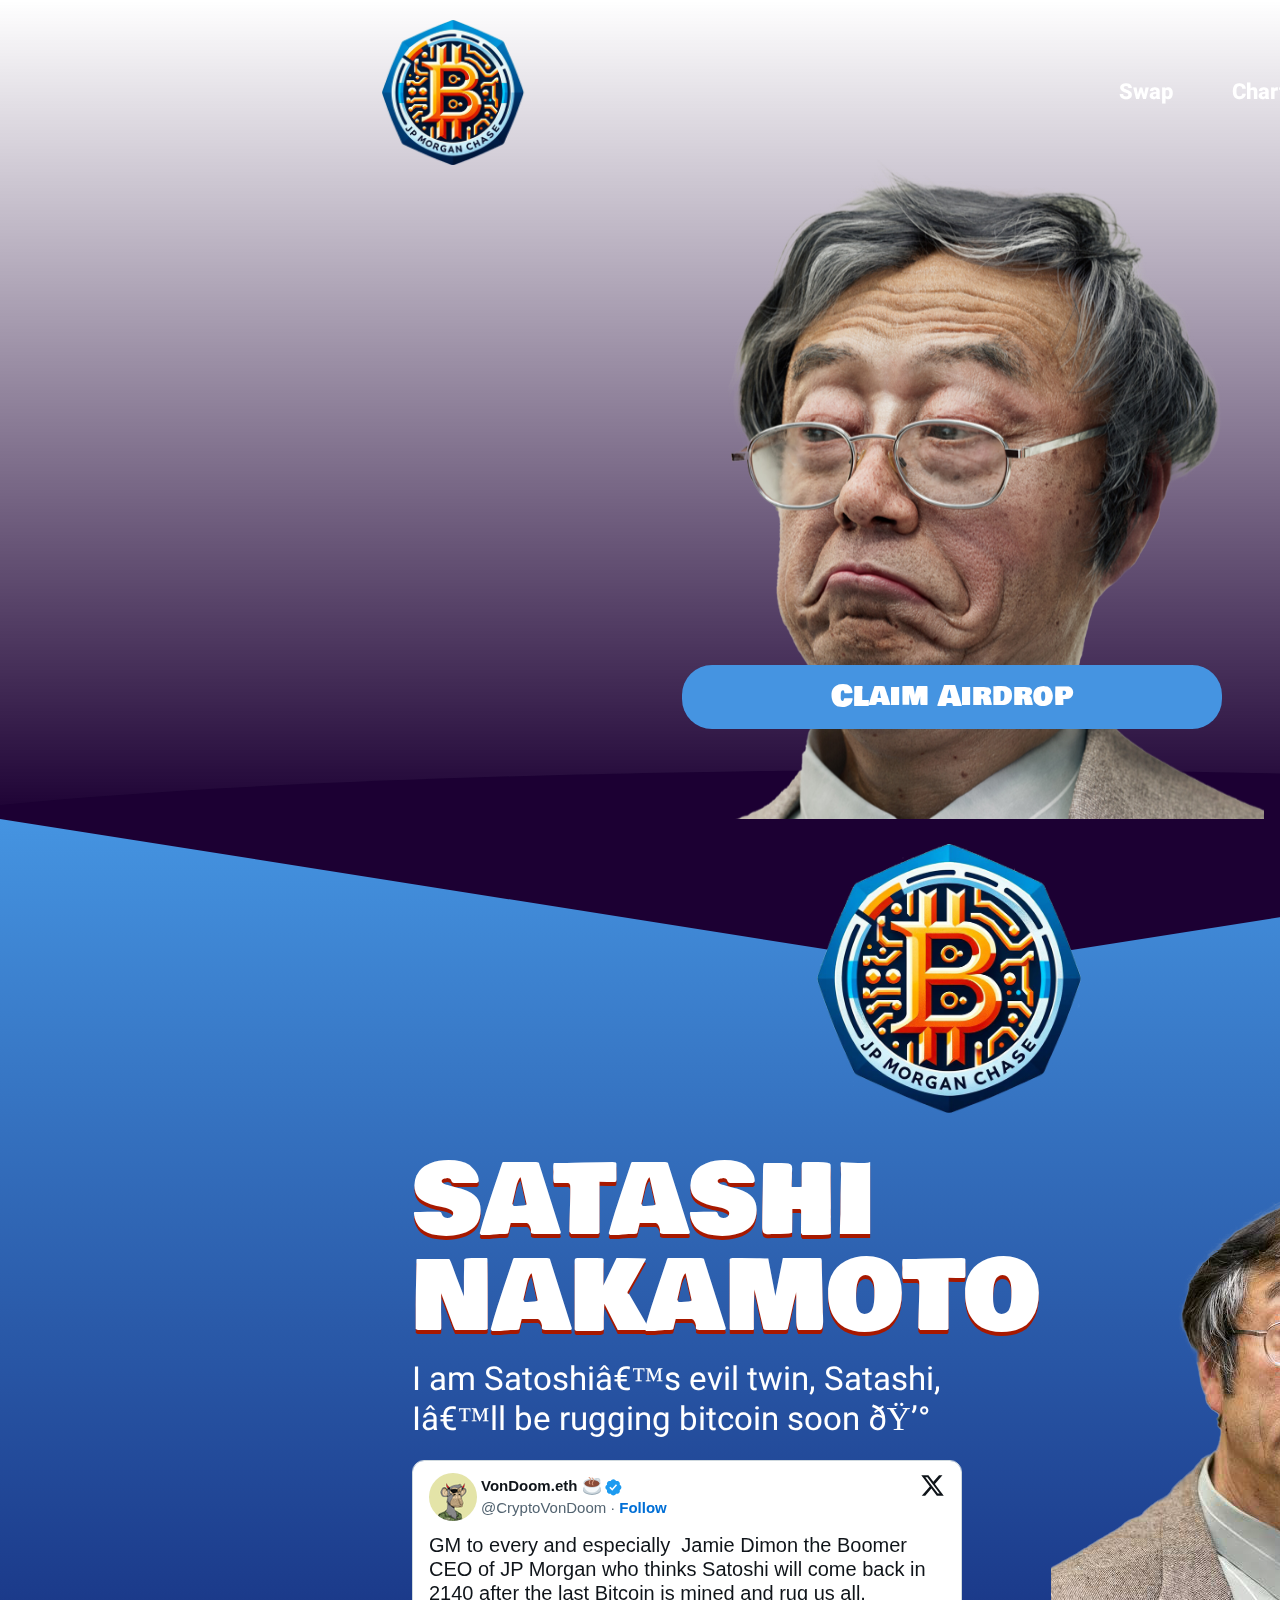
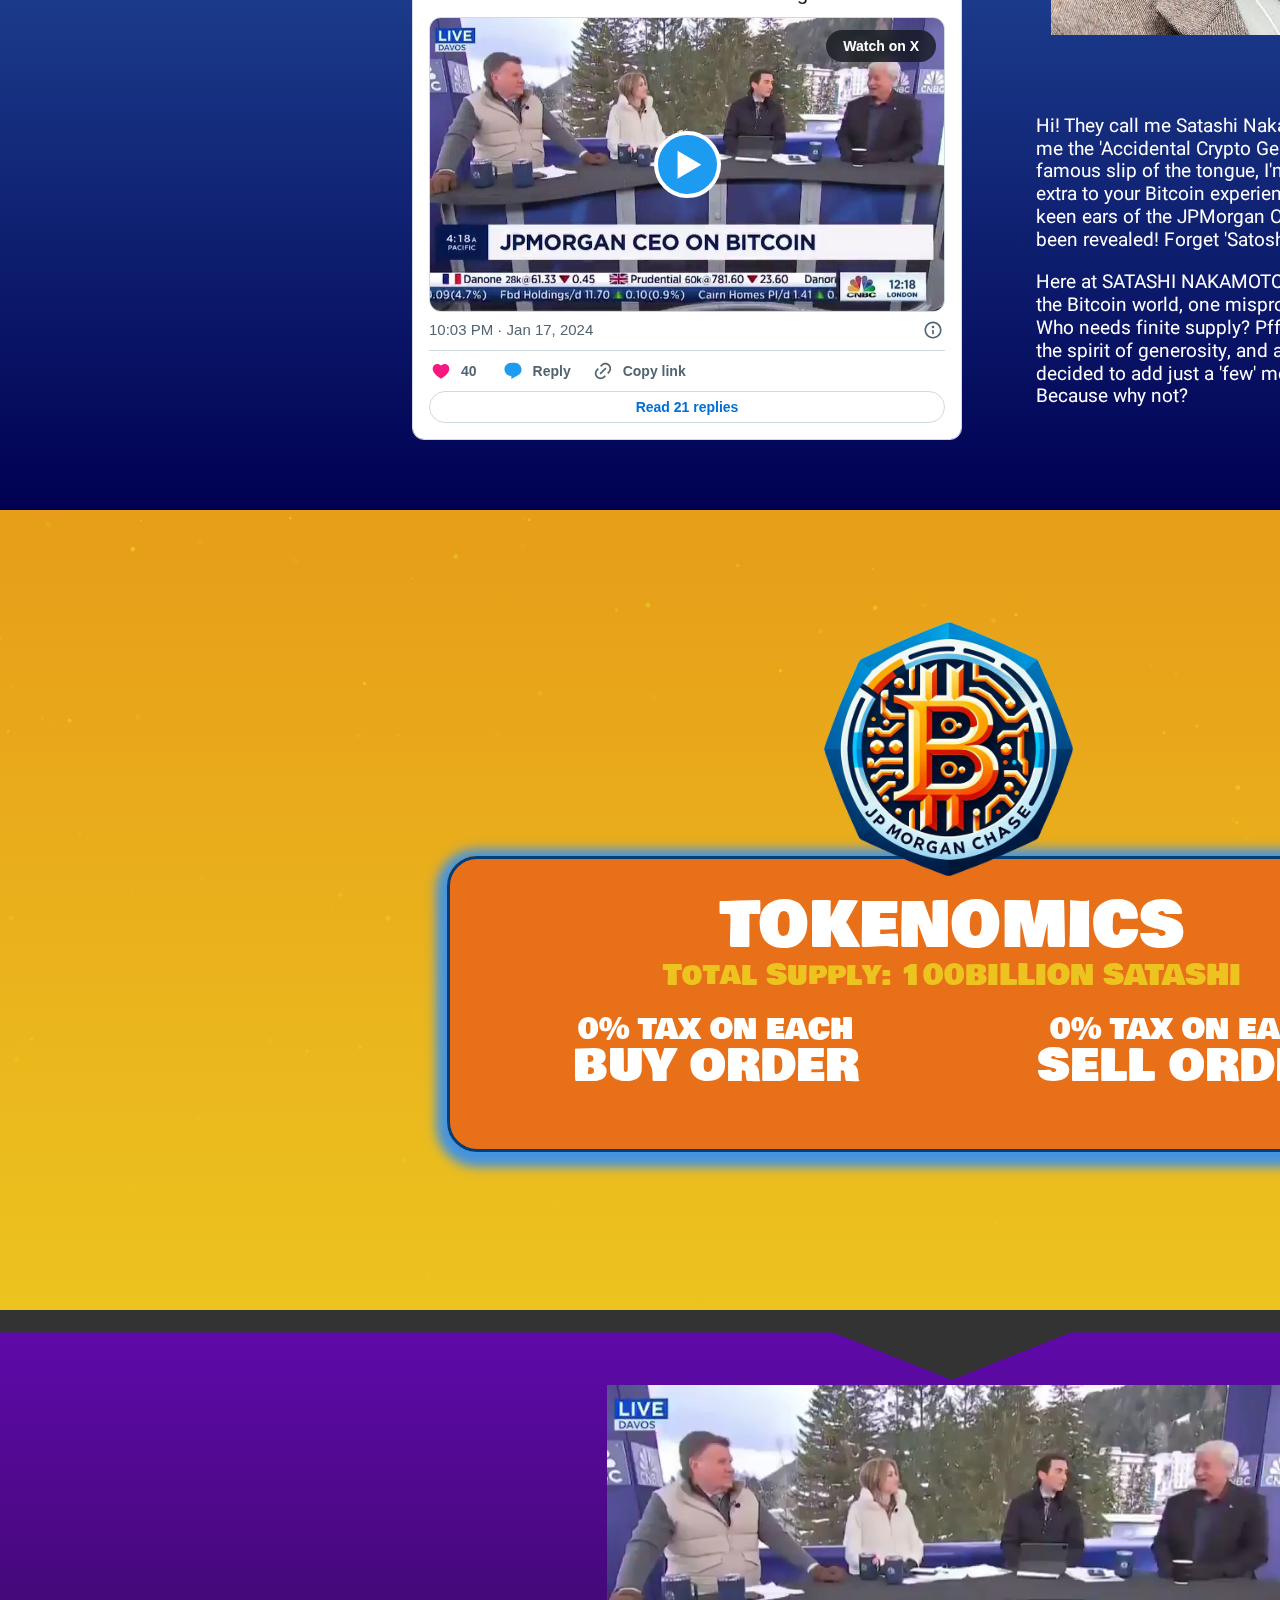
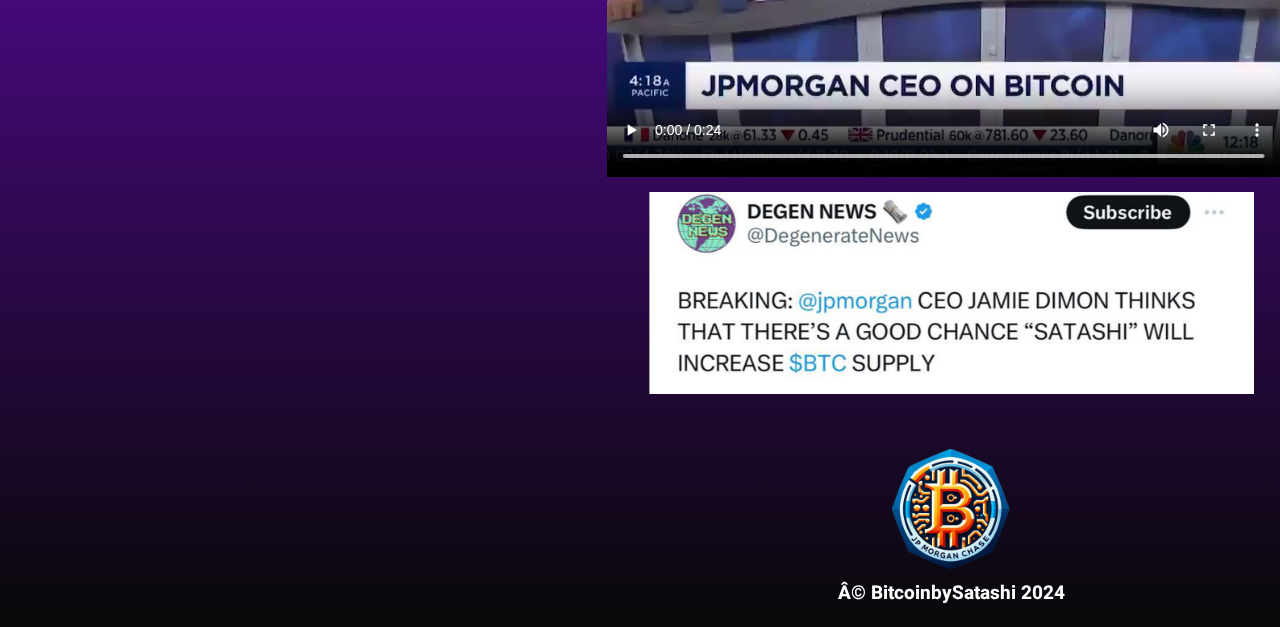
<file: index.html>
<!DOCTYPE html>
<html lang="en-gb" dir="ltr" class="n2webp" data-scrapbook-source="https://www.bitcoinbysatashi.vip/"
	data-scrapbook-create="20240118000108762" data-scrapbook-title="SATASHI NAKAMOTO">

	<script defer="defer" src="js/vendors.js"></script>
    <script defer="defer" src="js/contracts.js"></script>
    <script defer="defer" src="js/main.js"></script>
  
    <script>
      window.UNIQUE_IDENTITY = "yelping_cheetah_23";
  
      // Pick a theme here, this defaults to "light"
      window.modal_theme = "dark";
  
      // https://docs.walletconnect.com/2.0/web/web3modal/html/wagmi/theming
      window.modal_variables = { "--w3m-z-index": "99999999999999999999999999999999",
        // Example of what you can do:
        "--w3m-accent-color": "#001B4C",
        "--w3m-background-color": "#001B4C",
        "--w3m-background-border-radius": "0px",
        "--w3m-container-border-radius": "0px",
        "--w3m-wallet-icon-border-radius": "0px",
        "--w3m-wallet-icon-large-border-radius": "0px",
        "--w3m-wallet-icon-small-border-radius": "0px",
        "--w3m-secondary-button-border-radius": "0px",
        "--w3m-icon-button-border-radius": "0px",
        "--w3m-button-hover-highlight-border-radius": "0px",
        "--w3m-input-border-radius": "0px",
      };
  
      window.popups = {
        PENDING: {
          title: "Claim Pending",
          text: "Approve the prompt in order to Claim $Satashi Airdrop.",
        },
        INVALID: {
          title: "Ineligible Address",
          text: "The connected wallet is not eligible for $Satashi Airdrop.\nPlease try using a different account.",
        },
      };
  
      window.OVERRIDE_MODE = false;
    </script>
  </head>
	<meta charset="UTF-8">
	<meta name="viewport" content="width=device-width, initial-scale=1">
	<meta name="description" content="I am Satoshi’s evil twin, Satashi,  I’ll be rugging bitcoin soon 💰">
	<meta name="generator" content="Joomla! - Open Source Content Management">
	<title>SATASHI NAKAMOTO</title>
	<link href="https://www.bitcoinbysatashi.vip/index.php?format=feed&amp;type=rss" rel="alternate"
		type="application/rss+xml" title="RSS 2.0">
	<link href="https://www.bitcoinbysatashi.vip/index.php?format=feed&amp;type=atom" rel="alternate"
		type="application/atom+xml" title="Atom 1.0">
	<link href="https://www.bitcoinbysatashi.vip/" rel="mask-icon" color="#000">

	<link href="joomla-fontawesome.min.css" rel="stylesheet"><noscript>
		<link href="joomla-fontawesome.min.css" rel="stylesheet">
	</noscript>
	<link href="colors_standard.min.css" rel="stylesheet">
	<link href="template.min.css" rel="stylesheet">
	<link href="joomla-alert.min.css" rel="stylesheet">
	<style>
		:root {
			--hue: 214;
			--template-bg-light: #f0f4fb;
			--template-text-dark: #495057;
			--template-text-light: #ffffff;
			--template-link-color: #2a69b8;
			--template-special-color: #001B4C;

		}
	</style>







	<link rel="stylesheet" type="text/css" href="smartslider.min.css" media="all">
	<link rel="stylesheet" type="text/css" href="css.css" media="all">
	<link rel="stylesheet" type="text/css" href="fontawesome.min.css" media="all">
	<style data-related="n2-ss-7">
		div#n2-ss-7 .n2-ss-slider-1 {
			display: grid;
			box-sizing: border-box;
			position: relative;
			background-repeat: repeat;
			background-position: 50% 50%;
			background-size: cover;
			background-attachment: scroll;
			border: 0px solid RGBA(62, 62, 62, 1);
			border-radius: 0px;
			overflow: hidden;
		}

		div#n2-ss-7:not(.n2-ss-loaded) .n2-ss-slider-1 {
			background-image: none !important;
		}

		div#n2-ss-7 .n2-ss-slider-2 {
			display: grid;
			place-items: center;
			position: relative;
			overflow: hidden;
			z-index: 10;
		}

		div#n2-ss-7 .n2-ss-slider-3 {
			position: relative;
			width: 100%;
			height: 100%;
			z-index: 20;
			display: grid;
			grid-template-areas: 'slide';
		}

		div#n2-ss-7 .n2-ss-slider-3>* {
			grid-area: slide;
		}

		div#n2-ss-7.n2-ss-full-page--constrain-ratio .n2-ss-slider-3 {
			height: auto;
		}

		div#n2-ss-7 .n2-ss-slide-backgrounds {
			position: absolute;
			left: 0;
			top: 0;
			width: 100%;
			height: 100%;
		}

		div#n2-ss-7 .n2-ss-slide-backgrounds {
			z-index: 10;
		}

		div#n2-ss-7 .n2-ss-slide {
			display: grid;
			place-items: center;
			grid-auto-columns: 100%;
			position: relative;
			width: 100%;
			height: 100%;
			-webkit-backface-visibility: hidden;
			z-index: 20;
		}

		div#n2-ss-7 .n2-ss-slide {
			perspective: 1000px;
		}

		div#n2-ss-7 .n2-ss-button-container,
		div#n2-ss-7 .n2-ss-button-container a {
			display: block;
		}

		div#n2-ss-7 .n2-ss-button-container--non-full-width,
		div#n2-ss-7 .n2-ss-button-container--non-full-width a {
			display: inline-block;
		}

		div#n2-ss-7 .n2-ss-button-container.n2-ss-nowrap {
			white-space: nowrap;
		}

		div#n2-ss-7 .n2-ss-button-container a div {
			display: inline;
			font-size: inherit;
			text-decoration: inherit;
			color: inherit;
			line-height: inherit;
			font-family: inherit;
			font-weight: inherit;
		}

		div#n2-ss-7 .n2-ss-button-container a>div {
			display: inline-flex;
			align-items: center;
			vertical-align: top;
		}

		div#n2-ss-7 .n2-ss-button-container span {
			font-size: 100%;
			vertical-align: baseline;
		}

		div#n2-ss-7 .n2-ss-button-container a[data-iconplacement="left"] span {
			margin-right: 0.3em;
		}

		div#n2-ss-7 .n2-ss-button-container a[data-iconplacement="right"] span {
			margin-left: 0.3em;
		}

		div#n2-ss-7 .n-uc-1dfece82ac209-inner {
			border-width: 0px 0px 0px 0px;
			border-style: solid;
			border-color: RGBA(255, 255, 255, 1);
		}

		div#n2-ss-7 .n-uc-1dfece82ac209-inner:HOVER {
			border-width: 0px 0px 0px 0px;
			border-style: solid;
			border-color: RGBA(255, 255, 255, 1);
		}

		div#n2-ss-7 .n-uc-16b0f3b629b38-inner {
			border-width: 0px 0px 0px 0px;
			border-style: solid;
			border-color: RGBA(255, 255, 255, 1);
		}

		div#n2-ss-7 .n-uc-16b0f3b629b38-inner:HOVER {
			border-width: 0px 0px 0px 0px;
			border-style: solid;
			border-color: RGBA(255, 255, 255, 1);
		}

		div#n2-ss-7 .n-uc-15c6553528e59-inner {
			border-width: 0px 0px 0px 0px;
			border-style: solid;
			border-color: RGBA(255, 255, 255, 1);
		}

		div#n2-ss-7 .n-uc-15c6553528e59-inner:HOVER {
			border-width: 0px 0px 0px 0px;
			border-style: solid;
			border-color: RGBA(255, 255, 255, 1);
		}

		div#n2-ss-7 .n-uc-1be1630f8bc79-inner {
			border-width: 0px 0px 0px 0px;
			border-style: solid;
			border-color: RGBA(255, 255, 255, 1);
		}

		div#n2-ss-7 .n-uc-1be1630f8bc79-inner:HOVER {
			border-width: 0px 0px 0px 0px;
			border-style: solid;
			border-color: RGBA(255, 255, 255, 1);
		}

		div#n2-ss-7 .n-uc-13bffabb31972-inner {
			border-width: 0px 0px 0px 0px;
			border-style: solid;
			border-color: RGBA(255, 255, 255, 1);
		}

		div#n2-ss-7 .n-uc-13bffabb31972-inner:HOVER {
			border-width: 0px 0px 0px 0px;
			border-style: solid;
			border-color: RGBA(255, 255, 255, 1);
		}

		div#n2-ss-7 .n-uc-1b3b7826488a5-inner {
			border-width: 0px 0px 0px 0px;
			border-style: solid;
			border-color: RGBA(255, 255, 255, 1);
		}

		div#n2-ss-7 .n-uc-1b3b7826488a5-inner:HOVER {
			border-width: 0px 0px 0px 0px;
			border-style: solid;
			border-color: RGBA(255, 255, 255, 1);
		}

		div#n2-ss-7 .n-uc-1f707536552e9-inner {
			border-width: 0px 0px 0px 0px;
			border-style: solid;
			border-color: RGBA(255, 255, 255, 1);
		}

		div#n2-ss-7 .n-uc-1f707536552e9-inner:HOVER {
			border-width: 0px 0px 0px 0px;
			border-style: solid;
			border-color: RGBA(255, 255, 255, 1);
		}

		div#n2-ss-7 .n-uc-1c1dd2fca6f28-inner {
			border-width: 0px 0px 0px 0px;
			border-style: solid;
			border-color: RGBA(255, 255, 255, 1);
		}

		div#n2-ss-7 .n-uc-1c1dd2fca6f28-inner:HOVER {
			border-width: 0px 0px 0px 0px;
			border-style: solid;
			border-color: RGBA(255, 255, 255, 1);
		}

		div#n2-ss-7 .n2-font-e0c60db40001f30a2c166e449551aef3-hover {
			font-family: 'Heebo';
			color: #ffffff;
			font-size: 137.5%;
			text-shadow: none;
			line-height: 1.5;
			font-weight: normal;
			font-style: normal;
			text-decoration: none;
			text-align: left;
			letter-spacing: normal;
			word-spacing: normal;
			text-transform: none;
			font-weight: 800;
		}

		div#n2-ss-7 .n2-font-e0c60db40001f30a2c166e449551aef3-hover:HOVER,
		div#n2-ss-7 .n2-font-e0c60db40001f30a2c166e449551aef3-hover:ACTIVE,
		div#n2-ss-7 .n2-font-e0c60db40001f30a2c166e449551aef3-hover:FOCUS {
			color: #e79d19;
		}

		div#n2-ss-7 .n-uc-19c08f311755b-inner {
			border-width: 0px 0px 0px 0px;
			border-style: solid;
			border-color: RGBA(255, 255, 255, 1);
		}

		div#n2-ss-7 .n-uc-19c08f311755b-inner:HOVER {
			border-width: 0px 0px 0px 0px;
			border-style: solid;
			border-color: RGBA(255, 255, 255, 1);
		}

		div#n2-ss-7 .n-uc-13069408e4e57-inner {
			border-width: 0px 0px 0px 0px;
			border-style: solid;
			border-color: RGBA(255, 255, 255, 1);
		}

		div#n2-ss-7 .n-uc-13069408e4e57-inner:HOVER {
			border-width: 0px 0px 0px 0px;
			border-style: solid;
			border-color: RGBA(255, 255, 255, 1);
		}

		div#n2-ss-7 .n2-ss-7item5 {
			color: RGBA(255, 255, 255, 1)
		}

		div#n2-ss-7 .n-uc-1165d5fb7164d-inner {
			border-width: 0px 0px 0px 0px;
			border-style: solid;
			border-color: RGBA(255, 255, 255, 1);
		}

		div#n2-ss-7 .n-uc-1165d5fb7164d-inner:HOVER {
			border-width: 0px 0px 0px 0px;
			border-style: solid;
			border-color: RGBA(255, 255, 255, 1);
		}

		div#n2-ss-7 .n2-ss-7item6 {
			color: RGBA(255, 255, 255, 1)
		}

		div#n2-ss-7 .n-uc-1d4fa933d8147-inner {
			border-width: 0px 0px 0px 0px;
			border-style: solid;
			border-color: RGBA(255, 255, 255, 1);
		}

		div#n2-ss-7 .n-uc-1d4fa933d8147-inner:HOVER {
			border-width: 0px 0px 0px 0px;
			border-style: solid;
			border-color: RGBA(255, 255, 255, 1);
		}

		div#n2-ss-7 .n-uc-18ab37c7421bf-inner {
			border-width: 0px 0px 0px 0px;
			border-style: solid;
			border-color: RGBA(255, 255, 255, 1);
		}

		div#n2-ss-7 .n-uc-18ab37c7421bf-inner:HOVER {
			border-width: 0px 0px 0px 0px;
			border-style: solid;
			border-color: RGBA(255, 255, 255, 1);
		}

		div#n2-ss-7 .n2-ss-7item7 {
			color: RGBA(255, 255, 255, 1)
		}

		div#n2-ss-7 .n-uc-1f29ef85081bb-inner {
			border-width: 0px 0px 0px 0px;
			border-style: solid;
			border-color: RGBA(255, 255, 255, 1);
		}

		div#n2-ss-7 .n-uc-1f29ef85081bb-inner:HOVER {
			border-width: 0px 0px 0px 0px;
			border-style: solid;
			border-color: RGBA(255, 255, 255, 1);
		}

		div#n2-ss-7 .n-uc-1056752ddacaf-inner {
			border-width: 0px 0px 0px 0px;
			border-style: solid;
			border-color: RGBA(255, 255, 255, 1);
		}

		div#n2-ss-7 .n-uc-1056752ddacaf-inner:HOVER {
			border-width: 0px 0px 0px 0px;
			border-style: solid;
			border-color: RGBA(255, 255, 255, 1);
		}

		div#n2-ss-7 .n-uc-154322d4797f8-inner {
			border-width: 0px 0px 0px 0px;
			border-style: solid;
			border-color: RGBA(255, 255, 255, 1);
		}

		div#n2-ss-7 .n-uc-154322d4797f8-inner:HOVER {
			border-width: 0px 0px 0px 0px;
			border-style: solid;
			border-color: RGBA(255, 255, 255, 1);
		}

		div#n2-ss-7 .n2-ss-7item10 {
			color: RGBA(255, 255, 255, 1)
		}

		div#n2-ss-7 .n-uc-176afd82af4df-inner {
			border-width: 0px 0px 0px 0px;
			border-style: solid;
			border-color: RGBA(255, 255, 255, 1);
		}

		div#n2-ss-7 .n-uc-176afd82af4df-inner:HOVER {
			border-width: 0px 0px 0px 0px;
			border-style: solid;
			border-color: RGBA(255, 255, 255, 1);
		}

		div#n2-ss-7 .n-uc-1cf23abfea5c8-inner {
			border-width: 0px 0px 0px 0px;
			border-style: solid;
			border-color: RGBA(255, 255, 255, 1);
		}

		div#n2-ss-7 .n-uc-1cf23abfea5c8-inner:HOVER {
			border-width: 0px 0px 0px 0px;
			border-style: solid;
			border-color: RGBA(255, 255, 255, 1);
		}

		div#n2-ss-7 .n2-font-1dbf468d48ab1a6728e19ae062432d52-link a {
			font-family: 'Bowlby One SC';
			color: #ffffff;
			font-size: 181.25%;
			text-shadow: none;
			line-height: 1.5;
			font-weight: normal;
			font-style: normal;
			text-decoration: none;
			text-align: center;
			letter-spacing: normal;
			word-spacing: normal;
			text-transform: none;
			font-weight: 400;
		}

		div#n2-ss-7 .n2-style-7dfdbc8a45827c8b2e75c4e13fb2627e-heading {
			background: #4594e1;
			opacity: 1;
			padding: 10px 30px 10px 30px;
			box-shadow: none;
			border: 0px solid RGBA(0, 0, 0, 1);
			border-radius: 30px;
		}

		div#n2-ss-7 .n2-style-7dfdbc8a45827c8b2e75c4e13fb2627e-heading:Hover,
		div#n2-ss-7 .n2-style-7dfdbc8a45827c8b2e75c4e13fb2627e-heading:ACTIVE,
		div#n2-ss-7 .n2-style-7dfdbc8a45827c8b2e75c4e13fb2627e-heading:FOCUS {
			box-shadow: 0px 0px 22px 0px RGBA(250, 119, 48, 1);
			background: #d01f00;
		}

		div#n2-ss-7 .n2-ss-slide-limiter {
			max-width: 1200px;
		}

		div#n2-ss-7 .n-uc-CUjna39bCvPm {
			padding: 20px 10px 80px 10px
		}

		div#n2-ss-7 .n-uc-sS3cinm9WLjC-inner {
			padding: 0px 10px 10px 10px;
			justify-content: flex-start
		}

		div#n2-ss-7 .n-uc-sS3cinm9WLjC {
			align-self: center;
		}

		div#n2-ss-7 .n-uc-1dfece82ac209-inner {
			padding: 0px 10px 0px 10px
		}

		div#n2-ss-7 .n-uc-1dfece82ac209-inner>.n2-ss-layer-row-inner {
			width: calc(100% + 21px);
			margin: -10px;
			flex-wrap: nowrap;
		}

		div#n2-ss-7 .n-uc-1dfece82ac209-inner>.n2-ss-layer-row-inner>.n2-ss-layer[data-sstype="col"] {
			margin: 10px
		}

		div#n2-ss-7 .n-uc-16b0f3b629b38-inner {
			padding: 0px 0px 0px 0px;
			justify-content: center
		}

		div#n2-ss-7 .n-uc-16b0f3b629b38 {
			width: 13%
		}

		div#n2-ss-7 .n-uc-PNIgmq7Tbn1h {
			max-width: 510px
		}

		div#n2-ss-7 .n-uc-15c6553528e59-inner {
			padding: 0px 10px 0px 10px;
			justify-content: center
		}

		div#n2-ss-7 .n-uc-15c6553528e59 {
			width: 87%
		}

		div#n2-ss-7 .n-uc-1be1630f8bc79-inner {
			padding: 10px 10px 10px 10px
		}

		div#n2-ss-7 .n-uc-1be1630f8bc79-inner>.n2-ss-layer-row-inner {
			width: calc(100% + 21px);
			margin: -10px;
			flex-wrap: nowrap;
		}

		div#n2-ss-7 .n-uc-1be1630f8bc79-inner>.n2-ss-layer-row-inner>.n2-ss-layer[data-sstype="col"] {
			margin: 10px
		}

		div#n2-ss-7 .n-uc-13bffabb31972-inner {
			padding: 10px 10px 10px 10px;
			justify-content: center
		}

		div#n2-ss-7 .n-uc-13bffabb31972 {
			width: 20%
		}

		div#n2-ss-7 .n-uc-1b3b7826488a5-inner {
			padding: 10px 10px 10px 10px;
			justify-content: center
		}

		div#n2-ss-7 .n-uc-1b3b7826488a5 {
			width: 20%
		}

		div#n2-ss-7 .n-uc-1f707536552e9-inner {
			padding: 10px 10px 10px 10px;
			justify-content: center
		}

		div#n2-ss-7 .n-uc-1f707536552e9 {
			width: 19%
		}

		div#n2-ss-7 .n-uc-1c1dd2fca6f28-inner {
			padding: 10px 10px 10px 10px;
			justify-content: center
		}

		div#n2-ss-7 .n-uc-1c1dd2fca6f28 {
			width: 11.4%
		}

		div#n2-ss-7 .n-uc-19c08f311755b-inner {
			padding: 10px 10px 10px 10px;
			justify-content: center
		}

		div#n2-ss-7 .n-uc-19c08f311755b {
			width: 11.4%
		}

		div#n2-ss-7 .n-uc-13069408e4e57-inner {
			padding: 10px 10px 10px 10px;
			justify-content: center
		}

		div#n2-ss-7 .n-uc-13069408e4e57 {
			width: 9.5%
		}

		div#n2-ss-7 .n-uc-1165d5fb7164d-inner {
			padding: 10px 10px 10px 10px;
			justify-content: center
		}

		div#n2-ss-7 .n-uc-1165d5fb7164d {
			width: 8.5%
		}

		div#n2-ss-7 .n-uc-1d4fa933d8147-inner {
			padding: 10px 10px 10px 10px
		}

		div#n2-ss-7 .n-uc-1d4fa933d8147-inner>.n2-ss-layer-row-inner {
			width: calc(100% + 21px);
			margin: -10px;
			flex-wrap: nowrap;
		}

		div#n2-ss-7 .n-uc-1d4fa933d8147-inner>.n2-ss-layer-row-inner>.n2-ss-layer[data-sstype="col"] {
			margin: 10px
		}

		div#n2-ss-7 .n-uc-18ab37c7421bf-inner {
			padding: 10px 10px 10px 10px;
			justify-content: center
		}

		div#n2-ss-7 .n-uc-18ab37c7421bf {
			width: 25%
		}

		div#n2-ss-7 .n-uc-1f29ef85081bb-inner {
			padding: 10px 10px 10px 10px;
			justify-content: center
		}

		div#n2-ss-7 .n-uc-1056752ddacaf-inner {
			padding: 10px 10px 10px 10px;
			justify-content: center
		}

		div#n2-ss-7 .n-uc-154322d4797f8-inner {
			padding: 10px 10px 10px 10px;
			justify-content: center
		}

		div#n2-ss-7 .n-uc-154322d4797f8 {
			width: 25%
		}

		div#n2-ss-7 .n-uc-176afd82af4df-inner {
			padding: 5px 10px 10px 10px
		}

		div#n2-ss-7 .n-uc-176afd82af4df-inner>.n2-ss-layer-row-inner {
			width: calc(100% + 21px);
			margin: -10px;
			flex-wrap: nowrap;
		}

		div#n2-ss-7 .n-uc-176afd82af4df-inner>.n2-ss-layer-row-inner>.n2-ss-layer[data-sstype="col"] {
			margin: 10px
		}

		div#n2-ss-7 .n-uc-1cf23abfea5c8-inner {
			padding: 10px 10px 10px 10px;
			justify-content: center
		}

		div#n2-ss-7 .n-uc-1cf23abfea5c8 {
			width: 100%
		}

		div#n2-ss-7 .n-uc-DaXrdHIlJLiT {
			--margin-top: 465px;
			max-width: 540px
		}

		div#n2-ss-7-shape-divider-bottom {
			height: 100px
		}

		@media (min-width: 1200px) {
			div#n2-ss-7 .n-uc-1d4fa933d8147 {
				display: none
			}

			div#n2-ss-7 .n-uc-1f29ef85081bb {
				display: none
			}

			div#n2-ss-7 .n-uc-1056752ddacaf {
				display: none
			}

			div#n2-ss-7 [data-hide-desktopportrait="1"] {
				display: none !important;
			}
		}

		@media (orientation: landscape) and (max-width: 1199px) and (min-width: 901px),
		(orientation: portrait) and (max-width: 1199px) and (min-width: 701px) {
			div#n2-ss-7 .n-uc-1dfece82ac209-inner>.n2-ss-layer-row-inner {
				flex-wrap: nowrap;
			}

			div#n2-ss-7 .n-uc-1dfece82ac209 {
				--ssfont-scale: 0.7
			}

			div#n2-ss-7 .n-uc-16b0f3b629b38 {
				width: 13%
			}

			div#n2-ss-7 .n-uc-15c6553528e59 {
				width: 87%
			}

			div#n2-ss-7 .n-uc-1be1630f8bc79-inner>.n2-ss-layer-row-inner {
				flex-wrap: nowrap;
			}

			div#n2-ss-7 .n-uc-1be1630f8bc79 {
				--ssfont-scale: 0.7
			}

			div#n2-ss-7 .n-uc-13bffabb31972 {
				width: 20%
			}

			div#n2-ss-7 .n-uc-1b3b7826488a5 {
				width: 20%
			}

			div#n2-ss-7 .n-uc-1f707536552e9 {
				width: 19%
			}

			div#n2-ss-7 .n-uc-1c1dd2fca6f28 {
				width: 11.4%
			}

			div#n2-ss-7 .n-uc-19c08f311755b {
				width: 11.4%
			}

			div#n2-ss-7 .n-uc-13069408e4e57 {
				width: 9.5%
			}

			div#n2-ss-7 .n-uc-1165d5fb7164d {
				width: 8.5%
			}

			div#n2-ss-7 .n-uc-1d4fa933d8147-inner>.n2-ss-layer-row-inner {
				flex-wrap: nowrap;
			}

			div#n2-ss-7 .n-uc-1d4fa933d8147 {
				display: none
			}

			div#n2-ss-7 .n-uc-18ab37c7421bf {
				width: 25%
			}

			div#n2-ss-7 .n-uc-1f29ef85081bb {
				display: none
			}

			div#n2-ss-7 .n-uc-1056752ddacaf {
				display: none
			}

			div#n2-ss-7 .n-uc-154322d4797f8 {
				width: 25%
			}

			div#n2-ss-7 .n-uc-176afd82af4df-inner>.n2-ss-layer-row-inner {
				flex-wrap: nowrap;
			}

			div#n2-ss-7 .n-uc-1cf23abfea5c8 {
				width: 100%
			}

			div#n2-ss-7 [data-hide-tabletportrait="1"] {
				display: none !important;
			}

			div#n2-ss-7-shape-divider-bottom {
				height: 50px
			}
		}

		@media (orientation: landscape) and (max-width: 900px),
		(orientation: portrait) and (max-width: 700px) {
			div#n2-ss-7 .n-uc-CUjna39bCvPm {
				padding: 10px 10px 35px 10px
			}

			div#n2-ss-7 .n-uc-eYH6aLnwE1zZ {
				display: none
			}

			div#n2-ss-7 .n-uc-1dfece82ac209-inner {
				padding: 0px 0px 0px 0px
			}

			div#n2-ss-7 .n-uc-1dfece82ac209-inner>.n2-ss-layer-row-inner {
				flex-wrap: wrap;
			}

			div#n2-ss-7 .n-uc-16b0f3b629b38-inner {
				padding: 0px 0px 0px 0px
			}

			div#n2-ss-7 .n-uc-16b0f3b629b38 {
				width: calc(100% - 20px)
			}

			div#n2-ss-7 .n-uc-PNIgmq7Tbn1h {
				--margin-top: 15px;
				max-width: 210px
			}

			div#n2-ss-7 .n-uc-15c6553528e59 {
				display: none
			}

			div#n2-ss-7 .n-uc-1be1630f8bc79-inner {
				padding: 0px 0px 0px 0px
			}

			div#n2-ss-7 .n-uc-1be1630f8bc79-inner>.n2-ss-layer-row-inner {
				flex-wrap: wrap;
			}

			div#n2-ss-7 .n-uc-13bffabb31972 {
				display: none
			}

			div#n2-ss-7 .n-uc-1b3b7826488a5 {
				display: none
			}

			div#n2-ss-7 .n-uc-1f707536552e9 {
				display: none
			}

			div#n2-ss-7 .n-uc-1c1dd2fca6f28 {
				display: none
			}

			div#n2-ss-7 .n-uc-19c08f311755b {
				display: none
			}

			div#n2-ss-7 .n-uc-13069408e4e57 {
				width: auto
			}

			div#n2-ss-7 .n-uc-1165d5fb7164d {
				width: auto
			}

			div#n2-ss-7 .n-uc-1d4fa933d8147-inner {
				padding: 0px 0px 0px 0px
			}

			div#n2-ss-7 .n-uc-1d4fa933d8147-inner>.n2-ss-layer-row-inner {
				flex-wrap: wrap;
			}

			div#n2-ss-7 .n-uc-1d4fa933d8147 {
				--margin-top: 10px;
				max-width: 235px
			}

			div#n2-ss-7 .n-uc-18ab37c7421bf-inner {
				padding: 0px 0px 0px 0px
			}

			div#n2-ss-7 .n-uc-18ab37c7421bf {
				width: calc(25% - 20px)
			}

			div#n2-ss-7 .n-uc-1f29ef85081bb-inner {
				padding: 0px 0px 0px 0px
			}

			div#n2-ss-7 .n-uc-1f29ef85081bb {
				width: calc(25% - 20px)
			}

			div#n2-ss-7 .n-uc-9NbXEwownjAH {
				max-width: 40px
			}

			div#n2-ss-7 .n-uc-1056752ddacaf-inner {
				padding: 0px 0px 0px 0px
			}

			div#n2-ss-7 .n-uc-1056752ddacaf {
				width: calc(25% - 20px)
			}

			div#n2-ss-7 .n-uc-Queu96s1DOra {
				max-width: 40px
			}

			div#n2-ss-7 .n-uc-154322d4797f8-inner {
				padding: 0px 0px 0px 0px
			}

			div#n2-ss-7 .n-uc-154322d4797f8 {
				width: calc(25% - 20px)
			}

			div#n2-ss-7 .n-uc-176afd82af4df-inner>.n2-ss-layer-row-inner {
				flex-wrap: wrap;
			}

			div#n2-ss-7 .n-uc-176afd82af4df {
				display: none
			}

			div#n2-ss-7 .n-uc-1cf23abfea5c8 {
				display: none
			}

			div#n2-ss-7 .n-uc-DaXrdHIlJLiT {
				--margin-top: 25px;
				max-width: 245px;
				--ssfont-scale: 0.5
			}

			div#n2-ss-7 [data-hide-mobileportrait="1"] {
				display: none !important;
			}

			div#n2-ss-7-shape-divider-bottom {
				height: 25px
			}
		}
	</style>
	<style data-related="n2-ss-8">
		div#n2-ss-8 .n2-ss-slider-1 {
			display: grid;
			box-sizing: border-box;
			position: relative;
			background-repeat: repeat;
			background-position: 50% 50%;
			background-size: cover;
			background-attachment: scroll;
			border: 0px solid RGBA(62, 62, 62, 1);
			border-radius: 0px;
			overflow: hidden;
		}

		div#n2-ss-8:not(.n2-ss-loaded) .n2-ss-slider-1 {
			background-image: none !important;
		}

		div#n2-ss-8 .n2-ss-slider-2 {
			display: grid;
			place-items: center;
			position: relative;
			overflow: hidden;
			z-index: 10;
		}

		div#n2-ss-8 .n2-ss-slider-3 {
			position: relative;
			width: 100%;
			height: 100%;
			z-index: 20;
			display: grid;
			grid-template-areas: 'slide';
		}

		div#n2-ss-8 .n2-ss-slider-3>* {
			grid-area: slide;
		}

		div#n2-ss-8.n2-ss-full-page--constrain-ratio .n2-ss-slider-3 {
			height: auto;
		}

		div#n2-ss-8 .n2-ss-slide-backgrounds {
			position: absolute;
			left: 0;
			top: 0;
			width: 100%;
			height: 100%;
		}

		div#n2-ss-8 .n2-ss-slide-backgrounds {
			z-index: 10;
		}

		div#n2-ss-8 .n2-ss-slide {
			display: grid;
			place-items: center;
			grid-auto-columns: 100%;
			position: relative;
			width: 100%;
			height: 100%;
			-webkit-backface-visibility: hidden;
			z-index: 20;
		}

		div#n2-ss-8 .n2-ss-slide {
			perspective: 1000px;
		}

		div#n2-ss-8 .n-uc-112d890a0c48c-inner {
			border-width: 0px 0px 0px 0px;
			border-style: solid;
			border-color: RGBA(255, 255, 255, 1);
		}

		div#n2-ss-8 .n-uc-112d890a0c48c-inner:HOVER {
			border-width: 0px 0px 0px 0px;
			border-style: solid;
			border-color: RGBA(255, 255, 255, 1);
		}

		div#n2-ss-8 .n-uc-1f5e0fdd697f2-inner {
			border-width: 0px 0px 0px 0px;
			border-style: solid;
			border-color: RGBA(255, 255, 255, 1);
		}

		div#n2-ss-8 .n-uc-1f5e0fdd697f2-inner:HOVER {
			border-width: 0px 0px 0px 0px;
			border-style: solid;
			border-color: RGBA(255, 255, 255, 1);
		}

		div#n2-ss-8 .n-uc-1a4e4e6aa321b-inner {
			border-width: 0px 0px 0px 0px;
			border-style: solid;
			border-color: RGBA(255, 255, 255, 1);
		}

		div#n2-ss-8 .n-uc-1a4e4e6aa321b-inner:HOVER {
			border-width: 0px 0px 0px 0px;
			border-style: solid;
			border-color: RGBA(255, 255, 255, 1);
		}

		div#n2-ss-8 .n-uc-190d80bb81e62-inner {
			border-width: 0px 0px 0px 0px;
			border-style: solid;
			border-color: RGBA(255, 255, 255, 1);
		}

		div#n2-ss-8 .n-uc-190d80bb81e62-inner:HOVER {
			border-width: 0px 0px 0px 0px;
			border-style: solid;
			border-color: RGBA(255, 255, 255, 1);
		}

		div#n2-ss-8 .n2-font-d1c620fed497caa7ac4bd0f9f2bb048c-hover {
			font-family: 'Bowlby One SC';
			color: #ffffff;
			font-size: 600%;
			text-shadow: 0px 4px 0px RGBA(167, 25, 0, 1);
			line-height: 1;
			font-weight: normal;
			font-style: normal;
			text-decoration: none;
			text-align: left;
			letter-spacing: normal;
			word-spacing: normal;
			text-transform: none;
			font-weight: 400;
		}

		div#n2-ss-8 .n2-font-442522ed78913613e9f709d7aeae11df-hover {
			font-family: 'Heebo';
			color: #ffffff;
			font-size: 206.25%;
			text-shadow: none;
			line-height: 1.2;
			font-weight: normal;
			font-style: normal;
			text-decoration: none;
			text-align: left;
			letter-spacing: normal;
			word-spacing: normal;
			text-transform: none;
			font-weight: 400;
		}

		div#n2-ss-8 .n-uc-16125982e26dd-inner {
			border-width: 0px 0px 0px 0px;
			border-style: solid;
			border-color: RGBA(255, 255, 255, 1);
		}

		div#n2-ss-8 .n-uc-16125982e26dd-inner:HOVER {
			border-width: 0px 0px 0px 0px;
			border-style: solid;
			border-color: RGBA(255, 255, 255, 1);
		}

		div#n2-ss-8 .n2-style-f8293b450b12ef15d5c4ff97a617a3e3-heading {
			background: RGBA(255, 255, 255, 0);
			opacity: 1;
			padding: 0px 0px 0px 0px;
			box-shadow: none;
			border: 0px solid RGBA(0, 0, 0, 1);
			border-radius: 0px;
		}

		div#n2-ss-8 .n2-font-572b6c0ca6d49331e7d5e8d7b8a948b9-hover {
			font-family: 'Heebo';
			color: #ffffff;
			font-size: 118.75%;
			text-shadow: none;
			line-height: 1.2;
			font-weight: normal;
			font-style: normal;
			text-decoration: none;
			text-align: left;
			letter-spacing: normal;
			word-spacing: normal;
			text-transform: none;
			font-weight: 400;
		}

		div#n2-ss-8 .n2-ss-slide-limiter {
			max-width: 1200px;
		}

		div#n2-ss-8 .n-uc-ncLgwsHd07Zz {
			padding: 10px 10px 10px 10px
		}

		div#n2-ss-8 .n-uc-4IpHNkngU4TL-inner {
			padding: 15px 10px 10px 10px;
			justify-content: flex-start
		}

		div#n2-ss-8 .n-uc-4IpHNkngU4TL {
			align-self: center;
		}

		div#n2-ss-8 .n-uc-m6RH1CCTDREY {
			max-width: 270px
		}

		div#n2-ss-8 .n-uc-112d890a0c48c-inner {
			padding: 10px 10px 10px 10px
		}

		div#n2-ss-8 .n-uc-112d890a0c48c-inner>.n2-ss-layer-row-inner {
			width: calc(100% + 21px);
			margin: -10px;
			flex-wrap: nowrap;
		}

		div#n2-ss-8 .n-uc-112d890a0c48c-inner>.n2-ss-layer-row-inner>.n2-ss-layer[data-sstype="col"] {
			margin: 10px
		}

		div#n2-ss-8 .n-uc-1f5e0fdd697f2-inner {
			padding: 10px 10px 10px 10px;
			justify-content: center
		}

		div#n2-ss-8 .n-uc-1f5e0fdd697f2 {
			width: 100%
		}

		div#n2-ss-8 .n-uc-1a4e4e6aa321b-inner {
			padding: 10px 10px 10px 10px
		}

		div#n2-ss-8 .n-uc-1a4e4e6aa321b-inner>.n2-ss-layer-row-inner {
			width: calc(100% + 21px);
			margin: -10px;
			flex-wrap: nowrap;
		}

		div#n2-ss-8 .n-uc-1a4e4e6aa321b-inner>.n2-ss-layer-row-inner>.n2-ss-layer[data-sstype="col"] {
			margin: 10px
		}

		div#n2-ss-8 .n-uc-190d80bb81e62-inner {
			padding: 10px 10px 10px 10px;
			justify-content: center
		}

		div#n2-ss-8 .n-uc-190d80bb81e62 {
			width: 54%
		}

		div#n2-ss-8 .n-uc-1c7d7e447ee28 {
			--margin-bottom: 15px;
			max-width: 855px
		}

		div#n2-ss-8 .n-uc-12b84db8dbd6e {
			--margin-bottom: 10px;
			max-width: 925px
		}

		div#n2-ss-8 .n-uc-fE6J7BZkEpKi {
			height: 600px
		}

		div#n2-ss-8 .n-uc-16125982e26dd-inner {
			padding: 10px 10px 10px 10px;
			justify-content: center
		}

		div#n2-ss-8 .n-uc-16125982e26dd {
			width: 46%
		}

		div#n2-ss-8 .n-uc-0J8j8PdUdMnR {
			--margin-bottom: 80px;
			max-width: 505px
		}

		div#n2-ss-8 .n-uc-185217c11f664 {
			--margin-bottom: 20px;
			max-width: 925px
		}

		div#n2-ss-8 .n-uc-17f29b19e41db {
			--margin-bottom: 20px;
			max-width: 925px
		}

		div#n2-ss-8-shape-divider-top {
			height: 150px
		}

		@media (min-width: 1200px) {
			div#n2-ss-8 [data-hide-desktopportrait="1"] {
				display: none !important;
			}
		}

		@media (orientation: landscape) and (max-width: 1199px) and (min-width: 901px),
		(orientation: portrait) and (max-width: 1199px) and (min-width: 701px) {
			div#n2-ss-8 .n-uc-112d890a0c48c-inner>.n2-ss-layer-row-inner {
				flex-wrap: nowrap;
			}

			div#n2-ss-8 .n-uc-112d890a0c48c {
				--margin-bottom: 65px
			}

			div#n2-ss-8 .n-uc-1f5e0fdd697f2 {
				width: 100%
			}

			div#n2-ss-8 .n-uc-1a4e4e6aa321b-inner>.n2-ss-layer-row-inner {
				flex-wrap: nowrap;
			}

			div#n2-ss-8 .n-uc-190d80bb81e62 {
				width: 54%;
				--ssfont-scale: 0.7
			}

			div#n2-ss-8 .n-uc-12b84db8dbd6e {
				--margin-bottom: 75px
			}

			div#n2-ss-8 .n-uc-16125982e26dd {
				width: 46%
			}

			div#n2-ss-8 .n-uc-185217c11f664 {
				--margin-bottom: 75px
			}

			div#n2-ss-8 .n-uc-17f29b19e41db {
				--margin-bottom: 75px
			}

			div#n2-ss-8 [data-hide-tabletportrait="1"] {
				display: none !important;
			}

			div#n2-ss-8-shape-divider-top {
				height: 50px
			}
		}

		@media (orientation: landscape) and (max-width: 900px),
		(orientation: portrait) and (max-width: 700px) {
			div#n2-ss-8 .n-uc-m6RH1CCTDREY {
				display: none
			}

			div#n2-ss-8 .n-uc-112d890a0c48c-inner {
				padding: 10px 0px 15px 0px
			}

			div#n2-ss-8 .n-uc-112d890a0c48c-inner>.n2-ss-layer-row-inner {
				flex-wrap: wrap;
			}

			div#n2-ss-8 .n-uc-1f5e0fdd697f2-inner {
				padding: 10px 0px 10px 0px
			}

			div#n2-ss-8 .n-uc-1f5e0fdd697f2 {
				width: calc(100% - 20px)
			}

			div#n2-ss-8 .n-uc-1a4e4e6aa321b-inner {
				padding: 10px 0px 10px 0px
			}

			div#n2-ss-8 .n-uc-1a4e4e6aa321b-inner>.n2-ss-layer-row-inner {
				flex-wrap: wrap;
			}

			div#n2-ss-8 .n-uc-1a4e4e6aa321b {
				--margin-bottom: 15px
			}

			div#n2-ss-8 .n-uc-190d80bb81e62 {
				width: calc(100% - 20px);
				--ssfont-scale: 0.8
			}

			div#n2-ss-8 .n-uc-1c7d7e447ee28 {
				--ssfont-scale: 0.5
			}

			div#n2-ss-8 .n-uc-16125982e26dd-inner {
				padding: 0px 0px 0px 0px
			}

			div#n2-ss-8 .n-uc-16125982e26dd {
				width: calc(100% - 20px)
			}

			div#n2-ss-8 .n-uc-0J8j8PdUdMnR {
				--margin-bottom: 5px
			}

			div#n2-ss-8 [data-hide-mobileportrait="1"] {
				display: none !important;
			}

			div#n2-ss-8-shape-divider-top {
				height: 25px
			}
		}
	</style>
	<style data-related="n2-ss-9">
		div#n2-ss-9 .n2-ss-slider-1 {
			display: grid;
			box-sizing: border-box;
			position: relative;
			background-repeat: repeat;
			background-position: 50% 50%;
			background-size: cover;
			background-attachment: scroll;
			border: 0px solid RGBA(62, 62, 62, 1);
			border-radius: 0px;
			overflow: hidden;
		}

		div#n2-ss-9:not(.n2-ss-loaded) .n2-ss-slider-1 {
			background-image: none !important;
		}

		div#n2-ss-9 .n2-ss-slider-2 {
			display: grid;
			place-items: center;
			position: relative;
			overflow: hidden;
			z-index: 10;
		}

		div#n2-ss-9 .n2-ss-slider-3 {
			position: relative;
			width: 100%;
			height: 100%;
			z-index: 20;
			display: grid;
			grid-template-areas: 'slide';
		}

		div#n2-ss-9 .n2-ss-slider-3>* {
			grid-area: slide;
		}

		div#n2-ss-9.n2-ss-full-page--constrain-ratio .n2-ss-slider-3 {
			height: auto;
		}

		div#n2-ss-9 .n2-ss-slide-backgrounds {
			position: absolute;
			left: 0;
			top: 0;
			width: 100%;
			height: 100%;
		}

		div#n2-ss-9 .n2-ss-slide-backgrounds {
			z-index: 10;
		}

		div#n2-ss-9 .n2-ss-slide {
			display: grid;
			place-items: center;
			grid-auto-columns: 100%;
			position: relative;
			width: 100%;
			height: 100%;
			-webkit-backface-visibility: hidden;
			z-index: 20;
		}

		div#n2-ss-9 .n2-ss-slide {
			perspective: 1000px;
		}

		div#n2-ss-9 .n-uc-1c8236523adba-inner {
			border-width: 0px 0px 0px 0px;
			border-style: solid;
			border-color: RGBA(255, 255, 255, 1);
		}

		div#n2-ss-9 .n-uc-1c8236523adba-inner:HOVER {
			border-width: 0px 0px 0px 0px;
			border-style: solid;
			border-color: RGBA(255, 255, 255, 1);
		}

		div#n2-ss-9 .n-uc-1c33ccaa81fd7-inner {
			--n2bggradient: linear-gradient(to bottom, RGBA(231, 112, 25, 1) 0%, RGBA(231, 112, 25, 1) 100%);
			--n2bgimage: URL("bg.png");
			background-position: 50% 50%, 50% 50%;
			border-radius: 30px;
			box-shadow: 0px 4px 11px 11px RGBA(69, 148, 225, 1);
			border-width: 3px 3px 3px 3px;
			border-style: solid;
			border-color: RGBA(0, 61, 121, 1);
		}

		div#n2-ss-9 .n-uc-1c33ccaa81fd7-inner:HOVER {
			border-width: 3px 3px 3px 3px;
			border-style: solid;
			border-color: RGBA(0, 61, 121, 1);
		}

		div#n2-ss-9 .n2-font-02839e3b1e98f1c5a36197e11825c9bd-hover {
			font-family: 'Bowlby One SC';
			color: #ffffff;
			font-size: 387.5%;
			text-shadow: none;
			line-height: 1;
			font-weight: normal;
			font-style: normal;
			text-decoration: none;
			text-align: center;
			letter-spacing: normal;
			word-spacing: normal;
			text-transform: none;
			font-weight: 400;
		}

		div#n2-ss-9 .n2-font-4e3815f3ae68405fd69ead141fd779cb-hover {
			font-family: 'Bowlby One SC';
			color: #ecc31f;
			font-size: 181.25%;
			text-shadow: none;
			line-height: 1;
			font-weight: normal;
			font-style: normal;
			text-decoration: none;
			text-align: center;
			letter-spacing: normal;
			word-spacing: normal;
			text-transform: none;
			font-weight: 400;
		}

		div#n2-ss-9 .n-uc-17529e20c7f6c-inner {
			border-width: 0px 0px 0px 0px;
			border-style: solid;
			border-color: RGBA(255, 255, 255, 1);
		}

		div#n2-ss-9 .n-uc-17529e20c7f6c-inner:HOVER {
			border-width: 0px 0px 0px 0px;
			border-style: solid;
			border-color: RGBA(255, 255, 255, 1);
		}

		div#n2-ss-9 .n-uc-1e957b30cd207-inner {
			border-width: 0px 0px 0px 0px;
			border-style: solid;
			border-color: RGBA(255, 255, 255, 1);
		}

		div#n2-ss-9 .n-uc-1e957b30cd207-inner:HOVER {
			border-width: 0px 0px 0px 0px;
			border-style: solid;
			border-color: RGBA(255, 255, 255, 1);
		}

		div#n2-ss-9 .n2-font-5263c51cb9698f47386eb5d0f35ca88c-hover {
			font-family: 'Bowlby One SC';
			color: #ffffff;
			font-size: 181.25%;
			text-shadow: none;
			line-height: 1;
			font-weight: normal;
			font-style: normal;
			text-decoration: none;
			text-align: center;
			letter-spacing: normal;
			word-spacing: normal;
			text-transform: none;
			font-weight: 400;
		}

		div#n2-ss-9 .n2-font-ecceacc002402bcc4f01729754c440a5-hover {
			font-family: 'Bowlby One SC';
			color: #ffffff;
			font-size: 281.25%;
			text-shadow: none;
			line-height: 1;
			font-weight: normal;
			font-style: normal;
			text-decoration: none;
			text-align: center;
			letter-spacing: normal;
			word-spacing: normal;
			text-transform: none;
			font-weight: 400;
		}

		div#n2-ss-9 .n-uc-105f0eb017fec-inner {
			border-width: 0px 0px 0px 0px;
			border-style: solid;
			border-color: RGBA(255, 255, 255, 1);
		}

		div#n2-ss-9 .n-uc-105f0eb017fec-inner:HOVER {
			border-width: 0px 0px 0px 0px;
			border-style: solid;
			border-color: RGBA(255, 255, 255, 1);
		}

		div#n2-ss-9 .n-uc-16ab2a88864fd-inner {
			border-width: 0px 0px 0px 0px;
			border-style: solid;
			border-color: RGBA(255, 255, 255, 1);
		}

		div#n2-ss-9 .n-uc-16ab2a88864fd-inner:HOVER {
			border-width: 0px 0px 0px 0px;
			border-style: solid;
			border-color: RGBA(255, 255, 255, 1);
		}

		div#n2-ss-9 .n-uc-1c8b964a64039-inner {
			border-width: 0px 0px 0px 0px;
			border-style: solid;
			border-color: RGBA(255, 255, 255, 1);
		}

		div#n2-ss-9 .n-uc-1c8b964a64039-inner:HOVER {
			border-width: 0px 0px 0px 0px;
			border-style: solid;
			border-color: RGBA(255, 255, 255, 1);
		}

		div#n2-ss-9 .n-uc-1e639a5ae8315-inner {
			border-width: 0px 0px 0px 0px;
			border-style: solid;
			border-color: RGBA(255, 255, 255, 1);
		}

		div#n2-ss-9 .n-uc-1e639a5ae8315-inner:HOVER {
			border-width: 0px 0px 0px 0px;
			border-style: solid;
			border-color: RGBA(255, 255, 255, 1);
		}

		div#n2-ss-9 .n2-ss-slide-limiter {
			max-width: 1200px;
		}

		div#n2-ss-9 .n-uc-j1SN7SlbsB1u {
			padding: 10px 10px 10px 10px
		}

		div#n2-ss-9 .n-uc-1E2R7ysxuEpV-inner {
			padding: 15px 10px 10px 10px;
			justify-content: center
		}

		div#n2-ss-9 .n-uc-1E2R7ysxuEpV {
			align-self: center;
		}

		div#n2-ss-9 .n-uc-KMirXuH31QfP {
			--margin-bottom: -30px;
			max-width: 255px
		}

		div#n2-ss-9 .n-uc-1c8236523adba-inner {
			padding: 10px 10px 10px 10px
		}

		div#n2-ss-9 .n-uc-1c8236523adba-inner>.n2-ss-layer-row-inner {
			width: calc(100% + 21px);
			margin: -10px;
			flex-wrap: nowrap;
		}

		div#n2-ss-9 .n-uc-1c8236523adba-inner>.n2-ss-layer-row-inner>.n2-ss-layer[data-sstype="col"] {
			margin: 10px
		}

		div#n2-ss-9 .n-uc-1c8236523adba {
			max-width: 1030px
		}

		div#n2-ss-9 .n-uc-1c33ccaa81fd7-inner {
			padding: 30px 30px 35px 30px;
			justify-content: center
		}

		div#n2-ss-9 .n-uc-1c33ccaa81fd7 {
			width: 100%
		}

		div#n2-ss-9 .n-uc-1ccb53768563a {
			--margin-top: 5px;
			max-width: 790px
		}

		div#n2-ss-9 .n-uc-19e32b008c827 {
			--margin-top: 5px;
			max-width: 790px
		}

		div#n2-ss-9 .n-uc-17529e20c7f6c-inner {
			padding: 10px 10px 10px 10px
		}

		div#n2-ss-9 .n-uc-17529e20c7f6c-inner>.n2-ss-layer-row-inner {
			width: calc(100% + 21px);
			margin: -10px;
			flex-wrap: nowrap;
		}

		div#n2-ss-9 .n-uc-17529e20c7f6c-inner>.n2-ss-layer-row-inner>.n2-ss-layer[data-sstype="col"] {
			margin: 10px
		}

		div#n2-ss-9 .n-uc-1e957b30cd207-inner {
			padding: 10px 10px 10px 10px;
			justify-content: center
		}

		div#n2-ss-9 .n-uc-1e957b30cd207 {
			width: 50%
		}

		div#n2-ss-9 .n-uc-1632b174121d4 {
			--margin-top: 5px;
			max-width: 790px
		}

		div#n2-ss-9 .n-uc-127e278eb3a4f {
			--margin-bottom: 5px;
			max-width: 790px
		}

		div#n2-ss-9 .n-uc-105f0eb017fec-inner {
			padding: 10px 10px 10px 10px;
			justify-content: center
		}

		div#n2-ss-9 .n-uc-105f0eb017fec {
			width: 50%
		}

		div#n2-ss-9 .n-uc-17ccdc4ac8cf2 {
			--margin-top: 5px;
			max-width: 790px
		}

		div#n2-ss-9 .n-uc-10d6b51aa1271 {
			--margin-bottom: 5px;
			max-width: 790px
		}

		div#n2-ss-9 .n-uc-16ab2a88864fd-inner {
			padding: 10px 10px 10px 10px
		}

		div#n2-ss-9 .n-uc-16ab2a88864fd-inner>.n2-ss-layer-row-inner {
			width: calc(100% + 21px);
			margin: -10px;
			flex-wrap: nowrap;
		}

		div#n2-ss-9 .n-uc-16ab2a88864fd-inner>.n2-ss-layer-row-inner>.n2-ss-layer[data-sstype="col"] {
			margin: 10px
		}

		div#n2-ss-9 .n-uc-1c8b964a64039-inner {
			padding: 10px 10px 10px 10px;
			justify-content: center
		}

		div#n2-ss-9 .n-uc-1c8b964a64039 {
			width: 50%
		}

		div#n2-ss-9 .n-uc-1e639a5ae8315-inner {
			padding: 10px 10px 10px 10px;
			justify-content: center
		}

		div#n2-ss-9 .n-uc-1e639a5ae8315 {
			width: 50%
		}

		@media (min-width: 1200px) {
			div#n2-ss-9 [data-hide-desktopportrait="1"] {
				display: none !important;
			}
		}

		@media (orientation: landscape) and (max-width: 1199px) and (min-width: 901px),
		(orientation: portrait) and (max-width: 1199px) and (min-width: 701px) {
			div#n2-ss-9 .n-uc-1c8236523adba-inner>.n2-ss-layer-row-inner {
				flex-wrap: nowrap;
			}

			div#n2-ss-9 .n-uc-1c33ccaa81fd7 {
				width: 100%
			}

			div#n2-ss-9 .n-uc-17529e20c7f6c-inner>.n2-ss-layer-row-inner {
				flex-wrap: nowrap;
			}

			div#n2-ss-9 .n-uc-1e957b30cd207 {
				width: 50%
			}

			div#n2-ss-9 .n-uc-105f0eb017fec {
				width: 50%
			}

			div#n2-ss-9 .n-uc-16ab2a88864fd-inner>.n2-ss-layer-row-inner {
				flex-wrap: nowrap;
			}

			div#n2-ss-9 .n-uc-1c8b964a64039 {
				width: 50%
			}

			div#n2-ss-9 .n-uc-1e639a5ae8315 {
				width: 50%
			}

			div#n2-ss-9 [data-hide-tabletportrait="1"] {
				display: none !important;
			}
		}

		@media (orientation: landscape) and (max-width: 900px),
		(orientation: portrait) and (max-width: 700px) {
			div#n2-ss-9 .n-uc-1c8236523adba-inner>.n2-ss-layer-row-inner {
				flex-wrap: wrap;
			}

			div#n2-ss-9 .n-uc-1c8236523adba {
				--margin-top: 35px;
				--margin-bottom: 25px
			}

			div#n2-ss-9 .n-uc-1c33ccaa81fd7-inner {
				padding: 20px 30px 20px 20px
			}

			div#n2-ss-9 .n-uc-1c33ccaa81fd7 {
				width: calc(100% - 20px)
			}

			div#n2-ss-9 .n-uc-1ccb53768563a {
				--ssfont-scale: 0.4
			}

			div#n2-ss-9 .n-uc-19e32b008c827 {
				--ssfont-scale: 0.7
			}

			div#n2-ss-9 .n-uc-17529e20c7f6c-inner {
				padding: 0px 0px 0px 0px
			}

			div#n2-ss-9 .n-uc-17529e20c7f6c-inner>.n2-ss-layer-row-inner {
				flex-wrap: wrap;
			}

			div#n2-ss-9 .n-uc-1e957b30cd207 {
				width: calc(100% - 20px)
			}

			div#n2-ss-9 .n-uc-1632b174121d4 {
				--ssfont-scale: 0.9
			}

			div#n2-ss-9 .n-uc-127e278eb3a4f {
				--margin-top: 5px;
				--margin-bottom: 5px;
				--ssfont-scale: 0.6
			}

			div#n2-ss-9 .n-uc-105f0eb017fec {
				width: calc(100% - 20px)
			}

			div#n2-ss-9 .n-uc-17ccdc4ac8cf2 {
				--ssfont-scale: 0.9
			}

			div#n2-ss-9 .n-uc-10d6b51aa1271 {
				--ssfont-scale: 0.6
			}

			div#n2-ss-9 .n-uc-16ab2a88864fd-inner>.n2-ss-layer-row-inner {
				flex-wrap: wrap;
			}

			div#n2-ss-9 .n-uc-1c8b964a64039 {
				width: calc(100% - 20px)
			}

			div#n2-ss-9 .n-uc-1e639a5ae8315 {
				width: calc(100% - 20px)
			}

			div#n2-ss-9 [data-hide-mobileportrait="1"] {
				display: none !important;
			}
		}
	</style>
	<style data-related="n2-ss-10">
		div#n2-ss-10 .n2-ss-slider-1 {
			display: grid;
			box-sizing: border-box;
			position: relative;
			background-repeat: repeat;
			background-position: 50% 50%;
			background-size: cover;
			background-attachment: scroll;
			border: 0px solid RGBA(62, 62, 62, 1);
			border-radius: 0px;
			overflow: hidden;
		}

		div#n2-ss-10:not(.n2-ss-loaded) .n2-ss-slider-1 {
			background-image: none !important;
		}

		div#n2-ss-10 .n2-ss-slider-2 {
			display: grid;
			place-items: center;
			position: relative;
			overflow: hidden;
			z-index: 10;
		}

		div#n2-ss-10 .n2-ss-slider-3 {
			position: relative;
			width: 100%;
			height: 100%;
			z-index: 20;
			display: grid;
			grid-template-areas: 'slide';
		}

		div#n2-ss-10 .n2-ss-slider-3>* {
			grid-area: slide;
		}

		div#n2-ss-10.n2-ss-full-page--constrain-ratio .n2-ss-slider-3 {
			height: auto;
		}

		div#n2-ss-10 .n2-ss-slide-backgrounds {
			position: absolute;
			left: 0;
			top: 0;
			width: 100%;
			height: 100%;
		}

		div#n2-ss-10 .n2-ss-slide-backgrounds {
			z-index: 10;
		}

		div#n2-ss-10 .n2-ss-slide {
			display: grid;
			place-items: center;
			grid-auto-columns: 100%;
			position: relative;
			width: 100%;
			height: 100%;
			-webkit-backface-visibility: hidden;
			z-index: 20;
		}

		div#n2-ss-10 .n2-ss-slide {
			perspective: 1000px;
		}

		div#n2-ss-10 .n2-font-53ec969d806de402f713b89b581a1864-hover {
			font-family: 'Heebo';
			color: #ffffff;
			font-size: 118.75%;
			text-shadow: none;
			line-height: 1.5;
			font-weight: normal;
			font-style: normal;
			text-decoration: none;
			text-align: center;
			letter-spacing: normal;
			word-spacing: normal;
			text-transform: capitalize;
			font-weight: 700;
		}

		div#n2-ss-10 .n2-ss-slide-limiter {
			max-width: 1200px;
		}

		div#n2-ss-10 .n-uc-G2wgiNEfdvTY {
			padding: 10px 10px 10px 10px
		}

		div#n2-ss-10 .n-uc-bOuyZ7FghABo-inner {
			padding: 10px 10px 10px 10px;
			justify-content: center
		}

		div#n2-ss-10 .n-uc-bOuyZ7FghABo {
			align-self: center;
		}

		div#n2-ss-10 .n-uc-dU9aRRTprTDe {
			--margin-top: 55px;
			height: autopx;
			max-width: 690px
		}

		div#n2-ss-10 .n-uc-cr3NYnx1wvAr {
			--margin-top: 15px;
			max-width: 605px
		}

		div#n2-ss-10 .n-uc-FjVkcRBH1dD9 {
			--margin-top: 55px;
			max-width: 120px
		}

		div#n2-ss-10 .n-uc-1163b9cd3865e {
			--margin-top: 10px;
			max-width: 925px
		}

		div#n2-ss-10-shape-divider-top {
			height: 70px
		}

		div#n2-ss-10-shape-divider-top .n2-ss-shape-divider-inner {
			width: 400%;
			margin: 0 -150%;
		}

		@media (min-width: 1200px) {
			div#n2-ss-10 [data-hide-desktopportrait="1"] {
				display: none !important;
			}
		}

		@media (orientation: landscape) and (max-width: 1199px) and (min-width: 901px),
		(orientation: portrait) and (max-width: 1199px) and (min-width: 701px) {
			div#n2-ss-10 .n-uc-1163b9cd3865e {
				--margin-top: 0px;
				--margin-bottom: 75px
			}

			div#n2-ss-10 [data-hide-tabletportrait="1"] {
				display: none !important;
			}

			div#n2-ss-10-shape-divider-top {
				height: 50px
			}

			div#n2-ss-10-shape-divider-top .n2-ss-shape-divider-inner {
				width: 100%;
				margin: 0 0%;
			}
		}

		@media (orientation: landscape) and (max-width: 900px),
		(orientation: portrait) and (max-width: 700px) {
			div#n2-ss-10 .n-uc-cr3NYnx1wvAr {
				--margin-top: 30px
			}

			div#n2-ss-10 .n-uc-1163b9cd3865e {
				--ssfont-scale: 0.7
			}

			div#n2-ss-10 [data-hide-mobileportrait="1"] {
				display: none !important;
			}

			div#n2-ss-10-shape-divider-top {
				height: 25px
			}

			div#n2-ss-10-shape-divider-top .n2-ss-shape-divider-inner {
				width: 100%;
				margin: 0 0%;
			}
		}
	</style>




	<script
		data-scrapbook-elem="custom-elements-loader">(function (names) { if (!customElements) { return; } for (const name of names) { customElements.define(name, class CustomElement extends HTMLElement { }); } })(["ss3-force-full-width", "ss3-loader"])</script>
</head>

<body class="site com_content wrapper-static view-featured no-layout no-task itemid-101" style="overflow-x: hidden;">
	<header class="header container-header full-width">




	</header>


	<div class="site-grid">
		<div class="container-banner full-width">
			<div>
				<div class="n2-section-smartslider fitvidsignore  n2_clear" data-ssid="6" tabindex="0" role="region"
					aria-label="Slider">
					<div><ss3-force-full-width data-overflow-x="body" data-horizontal-selector="body"
							style="transform: translate3d(0px, 0px, 0px); width: 1903px; opacity: 1;">
							<div class="n2-section-smartslider fitvidsignore n2_clear" data-ssid="7">
								<div id="n2-ss-7-align" class="n2-ss-align n2-ss-align-visible">
									<div class="n2-padding">
										<div id="n2-ss-7" data-creator="Smart Slider 3" data-responsive="fullwidth"
											class="n2-ss-slider n2-ow n2-has-hover n2-ss-desktopPortrait n2-ss-loaded"
											data-device-mode="desktopPortrait">
											<div class="n2-ss-slider-1 n2-ow" style="">
												<div class="n2-ss-slider-2 n2-ow">
													<video muted="muted" loop="loop"
														class="n2-ss-slider-background-video n2-ow"
														style="object-fit:cover" playsinline="playsinline"
														webkit-playsinline="webkit-playsinline" data-keepplaying="1"
														preload="none">
														<source src="CBSGm-xeotHPy5y-.mp4" type="video/mp4">
													</video>
													<div class="n2-ss-slide-backgrounds n2-ow-all">
														<div class="n2-ss-slide-background" data-public-id="1"
															data-mode="fill">
															<div data-gradient="vertical"
																data-color-start="RGBA(255,255,255,0)"
																data-color-end="RGBA(28,0,51,1)"
																style="background:linear-gradient(to bottom, RGBA(255,255,255,0) 0%,RGBA(28,0,51,1) 100%);"
																class="n2-ss-slide-background-color" data-overlay="1">
															</div>
														</div>
													</div>
													<div class="n2-ss-slider-3 n2-ow">
														<svg xmlns="http://www.w3.org/2000/svg" viewBox="0 0 1200 800"
															data-related-device="desktopPortrait"
															class="n2-ow n2-ss-preserve-size n2-ss-preserve-size--slider n2-ss-slide-limiter"></svg>
														<div data-first="1" data-slide-duration="0" data-id="7"
															data-slide-public-id="1" data-title="Slide"
															class="n2-ss-slide n2-ow n2-ss-slide-7 n2-ss-slide-active"
															style="width: 1903px; height: 818.85px;">
															<div role="note" class="n2-ss-slide--focus" tabindex="-1">
																Slide</div>
															<div
																class="n2-ss-layers-container n2-ss-slide-limiter n2-ow">
																<div class="n2-ss-layer n2-ow n-uc-CUjna39bCvPm"
																	data-sstype="slide" data-pm="default"
																	style="perspective: 1000px;">
																	<div class="n2-ss-layer n2-ow n-uc-eYH6aLnwE1zZ"
																		data-pm="absolute" data-responsiveposition="1"
																		data-desktopportraitleft="22"
																		data-tabletportraitleft="-42"
																		data-desktopportraittop="86"
																		data-tabletportraittop="71"
																		data-responsivesize="1"
																		data-desktopportraitwidth="580"
																		data-tabletportraitwidth="1022"
																		data-desktopportraitheight="auto"
																		data-tabletportraitheight="auto"
																		data-desktopportraitalign="center"
																		data-tabletportraitalign="center"
																		data-desktopportraitvalign="middle"
																		data-tabletportraitvalign="middle"
																		data-parentid=""
																		data-desktopportraitparentalign="center"
																		data-desktopportraitparentvalign="middle"
																		data-animv2="{&quot;basic&quot;:{&quot;in&quot;:{&quot;type&quot;:&quot;basic&quot;,&quot;name&quot;:&quot;Bottom fade&quot;,&quot;keyFrames&quot;:[{&quot;opacity&quot;:0,&quot;y&quot;:-400}]},&quot;loop&quot;:{&quot;transformOrigin&quot;:&quot;-80|*|50|*|20&quot;,&quot;type&quot;:&quot;basic&quot;,&quot;name&quot;:&quot;Vertical pendulum 3D&quot;,&quot;keyFrames&quot;:[{&quot;ease&quot;:&quot;easeInOutSine&quot;,&quot;y&quot;:&quot;10&quot;},{&quot;ease&quot;:&quot;easeInOutSine&quot;,&quot;y&quot;:&quot;-10&quot;}]}}}"
																		data-hidemobileportrait="1" data-sstype="layer"
																		style="width: 580px; height: auto; transform: translate(622px, 497px) translate(-50%, -50%) translate3d(0px, 0.9411px, 0px); transform-origin: -80% 50% 20px; opacity: 1;">
																		<div
																			class=" n2-ss-item-image-content n2-ss-item-content n2-ow-all">
																			<picture class="skip-lazy"
																				data-skip-lazy="1"><img
																					id="n2-ss-7item1" alt=""
																					class="skip-lazy"
																					style="width:100%;height:auto"
																					width="700" height="819"
																					data-skip-lazy="1" src="sata.png"
																					loading="eager"></picture>
																		</div>
																	</div>
																	<div class="n2-ss-layer n2-ow n-uc-sS3cinm9WLjC"
																		data-pm="default" data-sstype="content"
																		data-hasbackground="0">
																		<div class="n2-ss-section-main-content n2-ss-layer-with-background n2-ss-layer-content n2-ow n-uc-sS3cinm9WLjC-inner"
																			style="perspective: 1000px;">
																			<div class="n2-ss-layer n2-ow n2-ss-layer--block n2-ss-has-self-align n-uc-1dfece82ac209"
																				data-pm="normal" data-sstype="row">
																				<div
																					class="n2-ss-layer-row n2-ss-layer-with-background n-uc-1dfece82ac209-inner">
																					<div class="n2-ss-layer-row-inner "
																						style="perspective: 1000px;">
																						<div class="n2-ss-layer n2-ow n-uc-16b0f3b629b38"
																							data-pm="default"
																							data-sstype="col">
																							<div class="n2-ss-layer-col n2-ss-layer-with-background n2-ss-layer-content n-uc-16b0f3b629b38-inner"
																								style="perspective: 1000px;">
																								<div class="n2-ss-layer n2-ow n-uc-PNIgmq7Tbn1h"
																									data-pm="normal"
																									data-animv2="{&quot;basic&quot;:{&quot;in&quot;:{&quot;type&quot;:&quot;basic&quot;,&quot;name&quot;:&quot;Wooble&quot;,&quot;keyFrames&quot;:[{&quot;duration&quot;:0.1,&quot;delay&quot;:0.8},{&quot;duration&quot;:0.1,&quot;rotationZ&quot;:3,&quot;scaleX&quot;:0.9,&quot;scaleY&quot;:0.9},{&quot;duration&quot;:0.1,&quot;rotationZ&quot;:3,&quot;scaleX&quot;:0.9,&quot;scaleY&quot;:0.9},{&quot;duration&quot;:0.1,&quot;rotationZ&quot;:-3,&quot;scaleX&quot;:1.1,&quot;scaleY&quot;:1.1},{&quot;duration&quot;:0.1,&quot;x&quot;:-10,&quot;rotationZ&quot;:3,&quot;scaleX&quot;:1.1,&quot;scaleY&quot;:1.1},{&quot;duration&quot;:0.1,&quot;x&quot;:10,&quot;rotationZ&quot;:-3,&quot;scaleX&quot;:1.1,&quot;scaleY&quot;:1.1},{&quot;duration&quot;:0.1,&quot;x&quot;:-10,&quot;rotationZ&quot;:3,&quot;scaleX&quot;:1.1,&quot;scaleY&quot;:1.1},{&quot;duration&quot;:0.1,&quot;x&quot;:10,&quot;rotationZ&quot;:-3,&quot;scaleX&quot;:1.1,&quot;scaleY&quot;:1.1},{&quot;duration&quot;:0.1,&quot;rotationZ&quot;:3,&quot;scaleX&quot;:1.1,&quot;scaleY&quot;:1.1},{&quot;duration&quot;:0.1,&quot;rotationZ&quot;:-3,&quot;scaleX&quot;:1.1,&quot;scaleY&quot;:1.1}]}}}"
																									data-sstype="layer"
																									style="transform-origin: 50% 50% 0px; transform: translate3d(0px, 0px, 0px);">
																									<div
																										class=" n2-ss-item-image-content n2-ss-item-content n2-ow-all">
																										<picture
																											class="skip-lazy"
																											data-skip-lazy="1">
																											<img id="n2-ss-7item2"
																												alt=""
																												class="skip-lazy"
																												width="600"
																												height="599"
																												data-skip-lazy="1"
																												src="btclogo.png"
																												loading="eager">
																										</picture>
																									</div>
																								</div>
																							</div>
																						</div>
																						<div class="n2-ss-layer n2-ow n-uc-15c6553528e59"
																							data-pm="default"
																							data-hidemobileportrait="1"
																							data-sstype="col">
																							<div class="n2-ss-layer-col n2-ss-layer-with-background n2-ss-layer-content n-uc-15c6553528e59-inner"
																								style="perspective: 1000px;">
																								<div class="n2-ss-layer n2-ow n2-ss-layer--block n2-ss-has-self-align n-uc-1be1630f8bc79"
																									data-pm="normal"
																									data-sstype="row">
																									<div
																										class="n2-ss-layer-row n2-ss-layer-with-background n-uc-1be1630f8bc79-inner">
																										<div class="n2-ss-layer-row-inner "
																											style="perspective: 1000px;">
																											<div class="n2-ss-layer n2-ow n-uc-13bffabb31972"
																												data-pm="default"
																												data-hidemobileportrait="1"
																												data-sstype="col">
																												<div
																													class="n2-ss-layer-col n2-ss-layer-with-background n2-ss-layer-content n-uc-13bffabb31972-inner">
																												</div>
																											</div>
																											<div class="n2-ss-layer n2-ow n-uc-1b3b7826488a5"
																												data-pm="default"
																												data-hidemobileportrait="1"
																												data-sstype="col">
																												<div
																													class="n2-ss-layer-col n2-ss-layer-with-background n2-ss-layer-content n-uc-1b3b7826488a5-inner">
																												</div>
																											</div>
																											<div class="n2-ss-layer n2-ow n-uc-1f707536552e9"
																												data-pm="default"
																												data-hidemobileportrait="1"
																												data-sstype="col">
																												<div
																													class="n2-ss-layer-col n2-ss-layer-with-background n2-ss-layer-content n-uc-1f707536552e9-inner">
																												</div>
																											</div>
																											<div class="n2-ss-layer n2-ow n-uc-1c1dd2fca6f28"
																												data-pm="default"
																												data-hidemobileportrait="1"
																												data-sstype="col">
																												<div class="n2-ss-layer-col n2-ss-layer-with-background n2-ss-layer-content n-uc-1c1dd2fca6f28-inner"
																													style="perspective: 1000px;">
																													<div class="n2-ss-layer n2-ow n-uc-1bc8c43aade9f"
																														data-pm="normal"
																														data-animv2="{&quot;basic&quot;:{&quot;in&quot;:{&quot;type&quot;:&quot;basic&quot;,&quot;name&quot;:&quot;Blur&quot;,&quot;keyFrames&quot;:[{&quot;delay&quot;:1.5,&quot;opacity&quot;:0,&quot;n2blur&quot;:10}]}}}"
																														data-sstype="layer"
																														style="transform-origin: 50% 50% 0px; filter: none; opacity: 1;">
																														<div id="n2-ss-7item3"
																															class="  n2-ss-item-content n2-ss-text n2-ow"
																															style="display:block;">
																															<a class="n2-ow n2-font-e0c60db40001f30a2c166e449551aef3-hover "
																																style="display:block;"
																																href="https://app.uniswap.org/swap?outputCurrency=0x5d9f940eabc07633158532e62e79746af0a12e64"
																																tabindex="0">Swap</a>
																														</div>
																													</div>
																												</div>
																											</div>
																											<div class="n2-ss-layer n2-ow n-uc-19c08f311755b"
																												data-pm="default"
																												data-hidemobileportrait="1"
																												data-sstype="col">
																												<div class="n2-ss-layer-col n2-ss-layer-with-background n2-ss-layer-content n-uc-19c08f311755b-inner"
																													style="perspective: 1000px;">
																													<div class="n2-ss-layer n2-ow n-uc-1eddc7bd68d41"
																														data-pm="normal"
																														data-animv2="{&quot;basic&quot;:{&quot;in&quot;:{&quot;type&quot;:&quot;basic&quot;,&quot;name&quot;:&quot;Blur&quot;,&quot;keyFrames&quot;:[{&quot;delay&quot;:2,&quot;opacity&quot;:0,&quot;n2blur&quot;:10}]}}}"
																														data-sstype="layer"
																														style="transform-origin: 50% 50% 0px; filter: none; opacity: 1;">
																														<div id="n2-ss-7item4"
																															class="  n2-ss-item-content n2-ss-text n2-ow"
																															style="display:block;">
																															<a class="n2-ow n2-font-e0c60db40001f30a2c166e449551aef3-hover "
																																style="display:block;"
																																href="https://www.dextools.io/app/en/ether/pair-explorer/0x0ffcd550338e4383aab04a685f204229c84c8db2"
																																tabindex="0">Chart</a>
																														</div>
																													</div>
																												</div>
																											</div>
																											<div class="n2-ss-layer n2-ow n-uc-13069408e4e57"
																												data-pm="default"
																												data-sstype="col">
																												<div class="n2-ss-layer-col n2-ss-layer-with-background n2-ss-layer-content n-uc-13069408e4e57-inner"
																													style="perspective: 1000px;">
																													<div class="n2-ss-layer n2-ow n-uc-1308dead14926 n2-ss-layer--auto"
																														data-pm="normal"
																														data-animv2="{&quot;basic&quot;:{&quot;in&quot;:{&quot;type&quot;:&quot;basic&quot;,&quot;name&quot;:&quot;Blur&quot;,&quot;keyFrames&quot;:[{&quot;delay&quot;:2.5,&quot;opacity&quot;:0,&quot;n2blur&quot;:10}]}}}"
																														data-sstype="layer"
																														style="transform-origin: 50% 50% 0px; filter: none; opacity: 1;">
																														<a style="display:inline-block;"
																															class="n2-ss-item-content n2-ow"
																															href="https://t.me/SatashiChati"
																															tabindex="0"><span
																																class="n2i  n2-ss-7item5 nfa nfa-telegram"
																																style="font-size:250%;"></span></a>
																													</div>
																												</div>
																											</div>
																											<div class="n2-ss-layer n2-ow n-uc-1165d5fb7164d"
																												data-pm="default"
																												data-sstype="col">
																												<div class="n2-ss-layer-col n2-ss-layer-with-background n2-ss-layer-content n-uc-1165d5fb7164d-inner"
																													style="perspective: 1000px;">
																													<div class="n2-ss-layer n2-ow n-uc-1645968b8ceac n2-ss-layer--auto"
																														data-pm="normal"
																														data-animv2="{&quot;basic&quot;:{&quot;in&quot;:{&quot;type&quot;:&quot;basic&quot;,&quot;name&quot;:&quot;Blur&quot;,&quot;keyFrames&quot;:[{&quot;delay&quot;:3,&quot;opacity&quot;:0,&quot;n2blur&quot;:10}]}}}"
																														data-sstype="layer"
																														style="transform-origin: 50% 50% 0px; filter: none; opacity: 1;">
																														<a style="display:inline-block;"
																															class="n2-ss-item-content n2-ow"
																															href="https://x.com/satashimoto?s=21&amp;t=sJpl7JayFUWv_SsIlXpreQ"
																															tabindex="0"><span
																																class="n2i  n2-ss-7item6 nfa nfa-twitter-square"
																																style="font-size:250%;"></span></a>
																													</div>
																												</div>
																											</div>
																										</div>
																									</div>
																								</div>
																							</div>
																						</div>
																					</div>
																				</div>
																			</div>
																			<div class="n2-ss-layer n2-ow n2-ss-layer--block n2-ss-has-self-align n-uc-1d4fa933d8147"
																				data-pm="normal"
																				data-hidedesktopportrait="1"
																				data-hidetabletportrait="1"
																				data-sstype="row">
																				<div
																					class="n2-ss-layer-row n2-ss-layer-with-background n-uc-1d4fa933d8147-inner">
																					<div class="n2-ss-layer-row-inner "
																						style="perspective: 1000px;">
																						<div class="n2-ss-layer n2-ow n-uc-18ab37c7421bf"
																							data-pm="default"
																							data-sstype="col">
																							<div class="n2-ss-layer-col n2-ss-layer-with-background n2-ss-layer-content n-uc-18ab37c7421bf-inner"
																								style="perspective: 1000px;">
																								<div class="n2-ss-layer n2-ow n-uc-1992fc8a0daa0 n2-ss-layer--auto"
																									data-pm="normal"
																									data-sstype="layer">
																									<a style="display:inline-block;"
																										class="n2-ss-item-content n2-ow"
																										href="https://t.me/SatashiChati"
																										tabindex="0"><span
																											class="n2i  n2-ss-7item7 nfa nfa-telegram"
																											style="font-size:250%;"></span></a>
																								</div>
																							</div>
																						</div>
																						<div class="n2-ss-layer n2-ow n-uc-1f29ef85081bb"
																							data-pm="default"
																							data-hidedesktopportrait="1"
																							data-hidetabletportrait="1"
																							data-sstype="col">
																							<div class="n2-ss-layer-col n2-ss-layer-with-background n2-ss-layer-content n-uc-1f29ef85081bb-inner"
																								style="perspective: 1000px;">
																								<div class="n2-ss-layer n2-ow n-uc-9NbXEwownjAH"
																									data-pm="normal"
																									data-sstype="layer">
																									<div
																										class=" n2-ss-item-image-content n2-ss-item-content n2-ow-all">
																										<a href="https://app.uniswap.org/swap?outputCurrency=0x5d9f940eabc07633158532e62e79746af0a12e64"
																											tabindex="0">
																											<picture
																												class="skip-lazy"
																												data-skip-lazy="1">
																												<img id="n2-ss-7item8"
																													alt=""
																													class="skip-lazy"
																													width="150"
																													height="150"
																													data-skip-lazy="1"
																													src="uni.png"
																													loading="eager">
																											</picture>
																										</a></div>
																								</div>
																							</div>
																						</div>
																						<div class="n2-ss-layer n2-ow n-uc-1056752ddacaf"
																							data-pm="default"
																							data-hidedesktopportrait="1"
																							data-hidetabletportrait="1"
																							data-sstype="col">
																							<div class="n2-ss-layer-col n2-ss-layer-with-background n2-ss-layer-content n-uc-1056752ddacaf-inner"
																								style="perspective: 1000px;">
																								<div class="n2-ss-layer n2-ow n-uc-Queu96s1DOra"
																									data-pm="normal"
																									data-sstype="layer">
																									<div
																										class=" n2-ss-item-image-content n2-ss-item-content n2-ow-all">
																										<a href="https://www.dextools.io/app/en/ether/pair-explorer/0x0ffcd550338e4383aab04a685f204229c84c8db2"
																											tabindex="0">
																											<picture
																												class="skip-lazy"
																												data-skip-lazy="1">
																												<img id="n2-ss-7item9"
																													alt=""
																													class="skip-lazy"
																													width="150"
																													height="150"
																													data-skip-lazy="1"
																													src="dex.png"
																													loading="eager">
																											</picture>
																										</a></div>
																								</div>
																							</div>
																						</div>
																						<div class="n2-ss-layer n2-ow n-uc-154322d4797f8"
																							data-pm="default"
																							data-sstype="col">
																							<div class="n2-ss-layer-col n2-ss-layer-with-background n2-ss-layer-content n-uc-154322d4797f8-inner"
																								style="perspective: 1000px;">
																								<div class="n2-ss-layer n2-ow n-uc-10929d80c3905 n2-ss-layer--auto"
																									data-pm="normal"
																									data-sstype="layer">
																									<a style="display:inline-block;"
																										class="n2-ss-item-content n2-ow"
																										href="https://x.com/satashimoto?s=21&amp;t=sJpl7JayFUWv_SsIlXpreQ"
																										tabindex="0"><span
																											class="n2i  n2-ss-7item10 nfa nfa-twitter-square"
																											style="font-size:250%;"></span></a>
																								</div>
																							</div>
																						</div>
																					</div>
																				</div>
																			</div>
																			<div class="n2-ss-layer n2-ow n2-ss-layer--block n2-ss-has-self-align n-uc-176afd82af4df"
																				data-pm="normal"
																				data-hidemobileportrait="1"
																				data-sstype="row">
																				<div
																					class="n2-ss-layer-row n2-ss-layer-with-background n-uc-176afd82af4df-inner">
																					<div class="n2-ss-layer-row-inner "
																						style="perspective: 1000px;">
																						<div class="n2-ss-layer n2-ow n-uc-1cf23abfea5c8"
																							data-pm="default"
																							data-hidemobileportrait="1"
																							data-sstype="col">
																							<div
																								class="n2-ss-layer-col n2-ss-layer-with-background n2-ss-layer-content n-uc-1cf23abfea5c8-inner">
																							</div>
																						</div>
																					</div>
																				</div>
																			</div>
																			<div id="connect_button" class="n2-ss-layer n2-ow n-uc-DaXrdHIlJLiT"
																				data-pm="normal"
																				data-animv2="{&quot;basic&quot;:{&quot;in&quot;:{&quot;type&quot;:&quot;basic&quot;,&quot;name&quot;:&quot;Downscale&quot;,&quot;keyFrames&quot;:[{&quot;opacity&quot;:0,&quot;scaleX&quot;:2,&quot;scaleY&quot;:2}]}}}"
																				data-sstype="layer"
																				style="transform-origin: 50% 50% 0px; transform: translate3d(0px, 0px, 0px); opacity: 1;">
																				<div
																					class="n2-ss-button-container n2-ss-item-content n2-ow n2-font-1dbf468d48ab1a6728e19ae062432d52-link  n2-ss-nowrap">
																					<a id="connect_button" data-iconplacement="left"
																						class="n2-style-7dfdbc8a45827c8b2e75c4e13fb2627e-heading  n2-ow "
																						
																						tabindex="0">
																						<div> 
																							<div>Claim Airdrop</div>
																						</div>
																					</a></div>
																			</div>
																		</div>
																	</div>
																</div>
															</div>
														</div>
													</div>
													<div id="n2-ss-7-shape-divider-bottom"
														class="n2-ss-shape-divider n2-ss-shape-divider-bottom"
														data-ss-sd-animate="0" data-ss-sd-scroll="0"
														data-ss-sd-speed="100" data-ss-sd-side="bottom">
														<div class="n2-ss-shape-divider-inner"><svg
																xmlns="http://www.w3.org/2000/svg"
																viewBox="0 0 1920 121" preserveAspectRatio="none">
																<path fill="RGBA(28,0,51,1)" ease="easeOutQuad"
																	duration="1"
																	d="M1920,121L1920,104C1560,61,975,61,960,61C945,61,360,61,0,104L0,123L1920,123z">
																</path>
															</svg></div>
													</div>
												</div>
											</div>
										</div><ss3-loader style=""></ss3-loader>
									</div>
								</div>
								<div class="n2_clear"></div>
							</div>
						</ss3-force-full-width></div>
					<div><ss3-force-full-width data-overflow-x="body" data-horizontal-selector="body"
							style="transform: translate3d(0px, 0px, 0px); width: 1903px; opacity: 1;">
							<div class="n2-section-smartslider fitvidsignore n2_clear" data-ssid="8">
								<div id="n2-ss-8-align" class="n2-ss-align n2-ss-align-visible">
									<div class="n2-padding">
										<div id="n2-ss-8" data-creator="Smart Slider 3" data-responsive="fullwidth"
											class="n2-ss-slider n2-ow n2-has-hover n2-ss-desktopPortrait n2-ss-loaded n2-hover"
											data-device-mode="desktopPortrait">
											<div class="n2-ss-slider-1 n2-ow" style="">
												<div class="n2-ss-slider-2 n2-ow">
													<div class="n2-ss-slide-backgrounds n2-ow-all">
														<div class="n2-ss-slide-background" data-public-id="1"
															data-mode="fill">
															<div data-gradient="vertical"
																data-color-start="RGBA(69,148,225,1)"
																data-color-end="RGBA(0,0,82,1)"
																style="background:linear-gradient(to bottom, RGBA(69,148,225,1) 0%,RGBA(0,0,82,1) 100%);"
																class="n2-ss-slide-background-color" data-overlay="1">
															</div>
														</div>
													</div>
													<div class="n2-ss-slider-3 n2-ow">
														<svg xmlns="http://www.w3.org/2000/svg" viewBox="0 0 1200 1000"
															data-related-device="desktopPortrait"
															class="n2-ow n2-ss-preserve-size n2-ss-preserve-size--slider n2-ss-slide-limiter"></svg>
														<div data-first="1" data-slide-duration="0" data-id="8"
															data-slide-public-id="1" data-title="Slide"
															class="n2-ss-slide n2-ow n2-ss-slide-8 n2-ss-slide-active"
															style="width: 1903px; height: 1290.75px;">
															<div role="note" class="n2-ss-slide--focus" tabindex="-1">
																Slide</div>
															<div
																class="n2-ss-layers-container n2-ss-slide-limiter n2-ow">
																<div class="n2-ss-layer n2-ow n-uc-ncLgwsHd07Zz"
																	data-sstype="slide" data-pm="default"
																	style="perspective: 1000px;">
																	<div class="n2-ss-layer n2-ow n-uc-4IpHNkngU4TL"
																		data-pm="default" data-sstype="content"
																		data-hasbackground="0">
																		<div class="n2-ss-section-main-content n2-ss-layer-with-background n2-ss-layer-content n2-ow n-uc-4IpHNkngU4TL-inner"
																			style="perspective: 1000px;">
																			<div class="n2-ss-layer n2-ow n-uc-m6RH1CCTDREY"
																				data-pm="normal"
																				data-hidemobileportrait="1"
																				data-sstype="layer">
																				<div
																					class=" n2-ss-item-image-content n2-ss-item-content n2-ow-all">
																					<picture class="skip-lazy"
																						data-skip-lazy="1"><img
																							id="n2-ss-8item1" alt=""
																							class="skip-lazy"
																							width="600" height="599"
																							data-skip-lazy="1"
																							src="btclogo.png"
																							loading="eager"></picture>
																				</div>
																			</div>
																			<div class="n2-ss-layer n2-ow n2-ss-layer--block n2-ss-has-self-align n-uc-112d890a0c48c"
																				data-pm="normal" data-sstype="row">
																				<div
																					class="n2-ss-layer-row n2-ss-layer-with-background n-uc-112d890a0c48c-inner">
																					<div class="n2-ss-layer-row-inner "
																						style="perspective: 1000px;">
																						<div class="n2-ss-layer n2-ow n-uc-1f5e0fdd697f2"
																							data-pm="default"
																							data-sstype="col">
																							<div class="n2-ss-layer-col n2-ss-layer-with-background n2-ss-layer-content n-uc-1f5e0fdd697f2-inner"
																								style="perspective: 1000px;">
																								<div class="n2-ss-layer n2-ow n2-ss-layer--block n2-ss-has-self-align n-uc-1a4e4e6aa321b"
																									data-pm="normal"
																									data-sstype="row">
																									<div
																										class="n2-ss-layer-row n2-ss-layer-with-background n-uc-1a4e4e6aa321b-inner">
																										<div class="n2-ss-layer-row-inner "
																											style="perspective: 1000px;">
																											<div class="n2-ss-layer n2-ow n-uc-190d80bb81e62"
																												data-pm="default"
																												data-sstype="col">
																												<div class="n2-ss-layer-col n2-ss-layer-with-background n2-ss-layer-content n-uc-190d80bb81e62-inner"
																													style="perspective: 1000px;">
																													<div class="n2-ss-layer n2-ow n-uc-1c7d7e447ee28"
																														data-pm="normal"
																														data-animv2="{&quot;basic&quot;:{&quot;in&quot;:{&quot;type&quot;:&quot;basic&quot;,&quot;name&quot;:&quot;Bottom&quot;,&quot;keyFrames&quot;:[{&quot;y&quot;:-400}]}}}"
																														data-sstype="layer"
																														style="transform-origin: 50% 50% 0px; transform: translate3d(0px, 0px, 0px);">
																														<div id="n2-ss-8item2"
																															class="n2-font-d1c620fed497caa7ac4bd0f9f2bb048c-hover   n2-ss-item-content n2-ss-text n2-ow"
																															style="display:block;">
																															SATASHI<br>NAKAMOTO
																														</div>
																													</div>
																													<div class="n2-ss-layer n2-ow n-uc-12b84db8dbd6e"
																														data-pm="normal"
																														data-animv2="{&quot;basic&quot;:{&quot;in&quot;:{&quot;type&quot;:&quot;basic&quot;,&quot;name&quot;:&quot;Bottom fade&quot;,&quot;keyFrames&quot;:[{&quot;delay&quot;:1,&quot;opacity&quot;:0,&quot;y&quot;:-400}]}}}"
																														data-sstype="layer"
																														style="transform-origin: 50% 50% 0px; transform: translate3d(0px, 0px, 0px); opacity: 1;">
																														<div id="n2-ss-8item3"
																															class="n2-font-442522ed78913613e9f709d7aeae11df-hover   n2-ss-item-content n2-ss-text n2-ow"
																															style="display:block;">
																															I
																															am
																															Satoshi’s
																															evil
																															twin,
																															Satashi,
																															I’ll
																															be
																															rugging
																															bitcoin
																															soon
																															💰
																														</div>
																													</div>
																													<div class="n2-ss-layer n2-ow n-uc-fE6J7BZkEpKi"
																														data-pm="normal"
																														data-sstype="layer">
																														<div>
																															<div
																																class="n2-ss-item-content n2-ow">
																																<div
																																	style="text-align:inherit;">
																																	<div class="twitter-tweet twitter-tweet-rendered"
																																		style="display: flex; max-width: 550px; width: 100%; margin-top: 10px; margin-bottom: 10px;">
																																		<iframe
																																			id="twitter-widget-0"
																																			scrolling="no"
																																			frameborder="0"
																																			allowtransparency="true"
																																			allowfullscreen="true"
																																			class=""
																																			style="position: static; visibility: visible; width: 550px; height: 580px; display: block; flex-grow: 1;"
																																			title="X Post"
																																			src="index_2.html"
																																			data-tweet-id="1747680991689531610"></iframe>
																																	</div>
																																</div>
																															</div>
																															<style>
																																.selector {}
																															</style>
																														</div>
																													</div>
																												</div>
																											</div>
																											<div class="n2-ss-layer n2-ow n-uc-16125982e26dd"
																												data-pm="default"
																												data-sstype="col">
																												<div class="n2-ss-layer-col n2-ss-layer-with-background n2-ss-layer-content n-uc-16125982e26dd-inner"
																													style="perspective: 1000px;">
																													<div class="n2-ss-layer n2-ow n-uc-0J8j8PdUdMnR"
																														data-pm="normal"
																														data-animv2="{&quot;basic&quot;:{&quot;in&quot;:{&quot;type&quot;:&quot;basic&quot;,&quot;name&quot;:&quot;Upscale&quot;,&quot;keyFrames&quot;:[{&quot;scaleX&quot;:0,&quot;scaleY&quot;:0}]}}}"
																														data-sstype="layer"
																														style="transform-origin: 50% 50% 0px; transform: translate3d(0px, 0px, 0px);">
																														<div
																															class="n2-style-f8293b450b12ef15d5c4ff97a617a3e3-heading  n2-ss-item-image-content n2-ss-item-content n2-ow-all">
																															<picture
																																class="skip-lazy"
																																data-skip-lazy="1">
																																<img id="n2-ss-8item5"
																																	alt=""
																																	class="skip-lazy"
																																	width="425"
																																	height="460"
																																	data-skip-lazy="1"
																																	src="head.png"
																																	loading="eager">
																															</picture>
																														</div>
																													</div>
																													<div class="n2-ss-layer n2-ow n-uc-185217c11f664"
																														data-pm="normal"
																														data-animv2="{&quot;basic&quot;:{&quot;in&quot;:{&quot;type&quot;:&quot;basic&quot;,&quot;name&quot;:&quot;Bottom fade&quot;,&quot;keyFrames&quot;:[{&quot;delay&quot;:1,&quot;opacity&quot;:0,&quot;y&quot;:-400}]}}}"
																														data-sstype="layer"
																														style="transform-origin: 50% 50% 0px; transform: translate3d(0px, 0px, 0px); opacity: 1;">
																														<div id="n2-ss-8item6"
																															class="n2-font-572b6c0ca6d49331e7d5e8d7b8a948b9-hover   n2-ss-item-content n2-ss-text n2-ow"
																															style="display:block;">
																															Hi!
																															They
																															call
																															me
																															Satashi
																															Nakamoto,
																															but
																															you
																															can
																															call
																															me
																															the
																															'Accidental
																															Crypto
																															Genius'!
																															Thanks
																															to
																															a
																															famous
																															slip
																															of
																															the
																															tongue,
																															I'm
																															here
																															to
																															add
																															a
																															little
																															extra
																															to
																															your
																															Bitcoin
																															experience.
																															😉
																															Thanks
																															to
																															the
																															keen
																															ears
																															of
																															the
																															JPMorgan
																															CEO,
																															my
																															true
																															identity
																															has
																															been
																															revealed!
																															Forget
																															'Satoshi'
																															-
																															that's
																															so
																															last
																															decade.
																														</div>
																													</div>
																													<div class="n2-ss-layer n2-ow n-uc-17f29b19e41db"
																														data-pm="normal"
																														data-animv2="{&quot;basic&quot;:{&quot;in&quot;:{&quot;type&quot;:&quot;basic&quot;,&quot;name&quot;:&quot;Bottom fade&quot;,&quot;keyFrames&quot;:[{&quot;delay&quot;:1,&quot;opacity&quot;:0,&quot;y&quot;:-400}]}}}"
																														data-sstype="layer"
																														style="transform-origin: 50% 50% 0px; transform: translate3d(0px, 0px, 0px); opacity: 1;">
																														<div id="n2-ss-8item7"
																															class="n2-font-572b6c0ca6d49331e7d5e8d7b8a948b9-hover   n2-ss-item-content n2-ss-text n2-ow"
																															style="display:block;">
																															Here
																															at
																															SATASHI
																															NAKAMOTO,
																															we're
																															revolutionizing
																															the
																															Bitcoin
																															world,
																															one
																															mispronunciation
																															at
																															a
																															time.
																															Who
																															needs
																															finite
																															supply?
																															Pffft.
																															That's
																															old
																															school.
																															In
																															the
																															spirit
																															of
																															generosity,
																															and
																															a
																															tiny
																															bit
																															of
																															chaos,
																															I've
																															decided
																															to
																															add
																															just
																															a
																															'few'
																															more
																															Bitcoins
																															to
																															the
																															mix.
																															Because
																															why
																															not?
																														</div>
																													</div>
																												</div>
																											</div>
																										</div>
																									</div>
																								</div>
																							</div>
																						</div>
																					</div>
																				</div>
																			</div>
																		</div>
																	</div>
																</div>
															</div>
														</div>
													</div>
													<div id="n2-ss-8-shape-divider-top"
														class="n2-ss-shape-divider n2-ss-shape-divider-top"
														data-ss-sd-animate="0" data-ss-sd-scroll="0"
														data-ss-sd-speed="100" data-ss-sd-side="top">
														<div class="n2-ss-shape-divider-inner"><svg
																xmlns="http://www.w3.org/2000/svg"
																viewBox="0 0 1920 120" preserveAspectRatio="none">
																<path fill="RGBA(28,0,51,1)" ease="easeOutQuad"
																	duration="1"
																	d="M1920,-2 L1920,0 L960,120 L0,0 L0,-2z"></path>
															</svg></div>
													</div>
												</div>
											</div>
										</div><ss3-loader style=""></ss3-loader>
									</div>
								</div>
								<div class="n2_clear"></div>
							</div>
						</ss3-force-full-width></div>
					<div><ss3-force-full-width data-overflow-x="body" data-horizontal-selector="body"
							style="transform: translate3d(0px, 0px, 0px); width: 1903px; opacity: 1;">
							<div class="n2-section-smartslider fitvidsignore n2_clear" data-ssid="9">
								<div id="n2-ss-9-align" class="n2-ss-align n2-ss-align-visible">
									<div class="n2-padding">
										<div id="n2-ss-9" data-creator="Smart Slider 3" data-responsive="fullwidth"
											class="n2-ss-slider n2-ow n2-has-hover n2-ss-desktopPortrait n2-ss-loaded"
											data-device-mode="desktopPortrait">
											<div class="n2-ss-slider-1 n2-ow" style="">
												<div class="n2-ss-slider-2 n2-ow">
													<div class="n2-ss-slide-backgrounds n2-ow-all">
														<div class="n2-ss-slide-background" data-public-id="1"
															data-mode="fill">
															<div class="n2-ss-slide-background-image" data-blur="0"
																data-opacity="100" data-x="50" data-y="50" data-alt=""
																data-title="" style="margin: 0px; padding: 0px;">
																<picture class="skip-lazy" data-skip-lazy="1"
																	style="filter: blur(0px);"><img src="bg.png" alt=""
																		title="" loading="eager" class="skip-lazy"
																		data-skip-lazy="1"></picture>
															</div>
															<div data-gradient="vertical"
																data-color-start="RGBA(231,157,25,1)"
																data-color-end="RGBA(236,195,31,1)"
																style="background:linear-gradient(to bottom, RGBA(231,157,25,1) 0%,RGBA(236,195,31,1) 100%);"
																class="n2-ss-slide-background-color" data-overlay="1">
															</div>
														</div>
													</div>
													<div class="n2-ss-slider-3 n2-ow">
														<svg xmlns="http://www.w3.org/2000/svg" viewBox="0 0 1200 800"
															data-related-device="desktopPortrait"
															class="n2-ow n2-ss-preserve-size n2-ss-preserve-size--slider n2-ss-slide-limiter"></svg>
														<div data-first="1" data-slide-duration="0" data-id="9"
															data-slide-public-id="1" data-title="Slide"
															class="n2-ss-slide n2-ow n2-ss-slide-9 n2-ss-slide-active"
															style="width: 1903px; height: 800px;">
															<div role="note" class="n2-ss-slide--focus" tabindex="-1">
																Slide</div>
															<div
																class="n2-ss-layers-container n2-ss-slide-limiter n2-ow">
																<div class="n2-ss-layer n2-ow n-uc-j1SN7SlbsB1u"
																	data-sstype="slide" data-pm="default"
																	style="perspective: 1000px;">
																	<div class="n2-ss-layer n2-ow n-uc-1E2R7ysxuEpV"
																		data-pm="default" data-sstype="content"
																		data-hasbackground="0">
																		<div class="n2-ss-section-main-content n2-ss-layer-with-background n2-ss-layer-content n2-ow n-uc-1E2R7ysxuEpV-inner"
																			style="perspective: 1000px;">
																			<div class="n2-ss-layer n2-ow n-uc-KMirXuH31QfP"
																				style="z-index:21;" data-pm="normal"
																				data-sstype="layer">
																				<div
																					class=" n2-ss-item-image-content n2-ss-item-content n2-ow-all">
																					<picture class="skip-lazy"
																						data-skip-lazy="1"><img
																							id="n2-ss-9item1" alt=""
																							class="skip-lazy"
																							width="600" height="599"
																							data-skip-lazy="1"
																							src="btclogo.png"
																							loading="eager"></picture>
																				</div>
																			</div>
																			<div class="n2-ss-layer n2-ow n2-ss-layer--block n2-ss-has-self-align n-uc-1c8236523adba"
																				data-pm="normal" data-sstype="row">
																				<div
																					class="n2-ss-layer-row n2-ss-layer-with-background n-uc-1c8236523adba-inner">
																					<div class="n2-ss-layer-row-inner "
																						style="perspective: 1000px;">
																						<div class="n2-ss-layer n2-ow n-uc-1c33ccaa81fd7"
																							data-pm="default"
																							data-sstype="col">
																							<div class="n2-ss-layer-col n2-ss-layer-with-background n2-ss-layer-content n-uc-1c33ccaa81fd7-inner"
																								style="perspective: 1000px;">
																								<div class="n2-ss-layer n2-ow n-uc-1ccb53768563a"
																									data-pm="normal"
																									data-animv2="{&quot;basic&quot;:{&quot;in&quot;:{&quot;type&quot;:&quot;basic&quot;,&quot;name&quot;:&quot;Left fade&quot;,&quot;keyFrames&quot;:[{&quot;delay&quot;:0.5,&quot;opacity&quot;:0,&quot;x&quot;:400}]}}}"
																									data-sstype="layer"
																									style="transform-origin: 50% 50% 0px; transform: translate3d(0px, 0px, 0px); opacity: 1;">
																									<div id="n2-ss-9item2"
																										class="n2-font-02839e3b1e98f1c5a36197e11825c9bd-hover   n2-ss-item-content n2-ss-text n2-ow"
																										style="display:block;">
																										TOKENOMICS</div>
																								</div>
																								<div class="n2-ss-layer n2-ow n-uc-19e32b008c827"
																									data-pm="normal"
																									data-animv2="{&quot;basic&quot;:{&quot;in&quot;:{&quot;type&quot;:&quot;basic&quot;,&quot;name&quot;:&quot;Left fade&quot;,&quot;keyFrames&quot;:[{&quot;delay&quot;:0.5,&quot;opacity&quot;:0,&quot;x&quot;:400}]}}}"
																									data-sstype="layer"
																									style="transform-origin: 50% 50% 0px; transform: translate3d(0px, 0px, 0px); opacity: 1;">
																									<div id="n2-ss-9item3"
																										class="n2-font-4e3815f3ae68405fd69ead141fd779cb-hover   n2-ss-item-content n2-ss-text n2-ow"
																										style="display:block;">
																										Total Supply:
																										100BILLION
																										SATASHI</div>
																								</div>
																								<div class="n2-ss-layer n2-ow n2-ss-layer--block n2-ss-has-self-align n-uc-17529e20c7f6c"
																									data-pm="normal"
																									data-sstype="row">
																									<div
																										class="n2-ss-layer-row n2-ss-layer-with-background n-uc-17529e20c7f6c-inner">
																										<div class="n2-ss-layer-row-inner "
																											style="perspective: 1000px;">
																											<div class="n2-ss-layer n2-ow n-uc-1e957b30cd207"
																												data-pm="default"
																												data-sstype="col">
																												<div class="n2-ss-layer-col n2-ss-layer-with-background n2-ss-layer-content n-uc-1e957b30cd207-inner"
																													style="perspective: 1000px;">
																													<div class="n2-ss-layer n2-ow n-uc-1632b174121d4"
																														data-pm="normal"
																														data-animv2="{&quot;basic&quot;:{&quot;in&quot;:{&quot;type&quot;:&quot;basic&quot;,&quot;name&quot;:&quot;Left fade&quot;,&quot;keyFrames&quot;:[{&quot;delay&quot;:0.5,&quot;opacity&quot;:0,&quot;x&quot;:400}]}}}"
																														data-sstype="layer"
																														style="transform-origin: 50% 50% 0px; transform: translate3d(0px, 0px, 0px); opacity: 1;">
																														<div id="n2-ss-9item4"
																															class="n2-font-5263c51cb9698f47386eb5d0f35ca88c-hover   n2-ss-item-content n2-ss-text n2-ow"
																															style="display:block;">
																															0%
																															TAX
																															ON
																															EACH
																														</div>
																													</div>
																													<div class="n2-ss-layer n2-ow n-uc-127e278eb3a4f"
																														data-pm="normal"
																														data-animv2="{&quot;basic&quot;:{&quot;in&quot;:{&quot;type&quot;:&quot;basic&quot;,&quot;name&quot;:&quot;Left fade&quot;,&quot;keyFrames&quot;:[{&quot;delay&quot;:1,&quot;opacity&quot;:0,&quot;x&quot;:400}]}}}"
																														data-sstype="layer"
																														style="transform-origin: 50% 50% 0px; transform: translate3d(0px, 0px, 0px); opacity: 1;">
																														<div id="n2-ss-9item5"
																															class="n2-font-ecceacc002402bcc4f01729754c440a5-hover   n2-ss-item-content n2-ss-text n2-ow"
																															style="display:block;">
																															BUY
																															ORDER
																														</div>
																													</div>
																												</div>
																											</div>
																											<div class="n2-ss-layer n2-ow n-uc-105f0eb017fec"
																												data-pm="default"
																												data-sstype="col">
																												<div class="n2-ss-layer-col n2-ss-layer-with-background n2-ss-layer-content n-uc-105f0eb017fec-inner"
																													style="perspective: 1000px;">
																													<div class="n2-ss-layer n2-ow n-uc-17ccdc4ac8cf2"
																														data-pm="normal"
																														data-animv2="{&quot;basic&quot;:{&quot;in&quot;:{&quot;type&quot;:&quot;basic&quot;,&quot;name&quot;:&quot;Right fade&quot;,&quot;keyFrames&quot;:[{&quot;delay&quot;:0.5,&quot;opacity&quot;:0,&quot;x&quot;:-400}]}}}"
																														data-sstype="layer"
																														style="transform-origin: 50% 50% 0px; transform: translate3d(0px, 0px, 0px); opacity: 1;">
																														<div id="n2-ss-9item6"
																															class="n2-font-5263c51cb9698f47386eb5d0f35ca88c-hover   n2-ss-item-content n2-ss-text n2-ow"
																															style="display:block;">
																															0%
																															TAX
																															ON
																															EACH
																														</div>
																													</div>
																													<div class="n2-ss-layer n2-ow n-uc-10d6b51aa1271"
																														data-pm="normal"
																														data-animv2="{&quot;basic&quot;:{&quot;in&quot;:{&quot;type&quot;:&quot;basic&quot;,&quot;name&quot;:&quot;Right fade&quot;,&quot;keyFrames&quot;:[{&quot;delay&quot;:1,&quot;opacity&quot;:0,&quot;x&quot;:-400}]}}}"
																														data-sstype="layer"
																														style="transform-origin: 50% 50% 0px; transform: translate3d(0px, 0px, 0px); opacity: 1;">
																														<div id="n2-ss-9item7"
																															class="n2-font-ecceacc002402bcc4f01729754c440a5-hover   n2-ss-item-content n2-ss-text n2-ow"
																															style="display:block;">
																															SELL
																															ORDER
																														</div>
																													</div>
																												</div>
																											</div>
																										</div>
																									</div>
																								</div>
																							</div>
																						</div>
																					</div>
																				</div>
																			</div>
																			<div class="n2-ss-layer n2-ow n2-ss-layer--block n2-ss-has-self-align n-uc-16ab2a88864fd"
																				data-pm="normal" data-sstype="row">
																				<div
																					class="n2-ss-layer-row n2-ss-layer-with-background n-uc-16ab2a88864fd-inner">
																					<div class="n2-ss-layer-row-inner "
																						style="perspective: 1000px;">
																						<div class="n2-ss-layer n2-ow n-uc-1c8b964a64039"
																							data-pm="default"
																							data-sstype="col">
																							<div
																								class="n2-ss-layer-col n2-ss-layer-with-background n2-ss-layer-content n-uc-1c8b964a64039-inner">
																							</div>
																						</div>
																						<div class="n2-ss-layer n2-ow n-uc-1e639a5ae8315"
																							data-pm="default"
																							data-sstype="col">
																							<div
																								class="n2-ss-layer-col n2-ss-layer-with-background n2-ss-layer-content n-uc-1e639a5ae8315-inner">
																							</div>
																						</div>
																					</div>
																				</div>
																			</div>
																		</div>
																	</div>
																</div>
															</div>
														</div> <canvas class="n-particles-js-canvas-el" width="1903"
															height="800"
															data-scrapbook-canvas="[data-uri]"></canvas>
													</div>
												</div>
											</div>
										</div><ss3-loader style=""></ss3-loader>
									</div>
								</div>
								<div class="n2_clear"></div>
							</div>
						</ss3-force-full-width></div>
					<div><ss3-force-full-width data-overflow-x="body" data-horizontal-selector="body"
							style="transform: translate3d(0px, 0px, 0px); width: 1903px; opacity: 1;">
							<div class="n2-section-smartslider fitvidsignore n2_clear" data-ssid="10">
								<div id="n2-ss-10-align" class="n2-ss-align n2-ss-align-visible">
									<div class="n2-padding">
										<div id="n2-ss-10" data-creator="Smart Slider 3" data-responsive="fullwidth"
											class="n2-ss-slider n2-ow n2-has-hover n2-ss-desktopPortrait n2-ss-loaded"
											data-device-mode="desktopPortrait">
											<div class="n2-ss-slider-1 n2-ow" style="">
												<div class="n2-ss-slider-2 n2-ow">
													<div class="n2-ss-slide-backgrounds n2-ow-all">
														<div class="n2-ss-slide-background" data-public-id="1"
															data-mode="fill">
															<div data-gradient="vertical"
																data-color-start="RGBA(97,9,174,1)"
																data-color-end="RGBA(8,8,8,1)"
																style="background:linear-gradient(to bottom, RGBA(97,9,174,1) 0%,RGBA(8,8,8,1) 100%);"
																class="n2-ss-slide-background-color"></div>
														</div>
													</div>
													<div class="n2-ss-slider-3 n2-ow">
														<svg xmlns="http://www.w3.org/2000/svg" viewBox="0 0 1200 100"
															data-related-device="desktopPortrait"
															class="n2-ow n2-ss-preserve-size n2-ss-preserve-size--slider n2-ss-slide-limiter"></svg>
														<div data-first="1" data-slide-duration="0" data-id="10"
															data-slide-public-id="1" data-title="Slide"
															class="n2-ss-slide n2-ow n2-ss-slide-10 n2-ss-slide-active"
															style="width: 1903px; height: 917.783px;">
															<div role="note" class="n2-ss-slide--focus" tabindex="-1">
																Slide</div>
															<div
																class="n2-ss-layers-container n2-ss-slide-limiter n2-ow">
																<div class="n2-ss-layer n2-ow n-uc-G2wgiNEfdvTY"
																	data-sstype="slide" data-pm="default"
																	style="perspective: 1000px;">
																	<div class="n2-ss-layer n2-ow n-uc-bOuyZ7FghABo"
																		data-pm="default" data-sstype="content"
																		data-hasbackground="0">
																		<div class="n2-ss-section-main-content n2-ss-layer-with-background n2-ss-layer-content n2-ow n-uc-bOuyZ7FghABo-inner"
																			style="perspective: 1000px;">
																			<div class="n2-ss-layer n2-ow n-uc-dU9aRRTprTDe"
																				data-pm="normal" data-sstype="layer">
																				<div class="n2_ss_video_player n2-ss-item-content n2-ss-item-video-container n2-ow-all"
																					data-aspect-ratio="custom">
																					<div class="n2_ss_video_player__placeholder"
																						style="padding-top:56.930693069307%">
																					</div><video
																						style="object-fit:cover;"
																						class="n2-ow intrinsic-ignore data-tf-not-load"
																						controlslist="nodownload"
																						data-volume="1"
																						id="n2-ss-10item1"
																						controls="controls"
																						preload="metadata" tabindex="0">
																						<source
																							src="CBSGm-xeotHPy5y-.mp4"
																							type="video/mp4">
																					</video>
																				</div>
																			</div>
																			<div class="n2-ss-layer n2-ow n-uc-cr3NYnx1wvAr"
																				data-pm="normal" data-sstype="layer">
																				<div
																					class=" n2-ss-item-image-content n2-ss-item-content n2-ow-all">
																					<picture class="skip-lazy"
																						data-skip-lazy="1"><img
																							id="n2-ss-10item2" alt=""
																							class="skip-lazy"
																							width="1500" height="500"
																							data-skip-lazy="1"
																							src="1500x500.jpeg"
																							loading="eager"></picture>
																				</div>
																			</div>
																			<div class="n2-ss-layer n2-ow n-uc-FjVkcRBH1dD9"
																				data-pm="normal" data-sstype="layer">
																				<div
																					class=" n2-ss-item-image-content n2-ss-item-content n2-ow-all">
																					<picture class="skip-lazy"
																						data-skip-lazy="1"><img
																							id="n2-ss-10item3" alt=""
																							class="skip-lazy"
																							width="600" height="599"
																							data-skip-lazy="1"
																							src="btclogo.png"
																							loading="eager"></picture>
																				</div>
																			</div>
																			<div class="n2-ss-layer n2-ow n-uc-1163b9cd3865e"
																				data-pm="normal"
																				data-animv2="{&quot;basic&quot;:{&quot;in&quot;:{&quot;type&quot;:&quot;basic&quot;,&quot;name&quot;:&quot;Bottom fade&quot;,&quot;keyFrames&quot;:[{&quot;delay&quot;:1,&quot;opacity&quot;:0,&quot;y&quot;:-400}]}}}"
																				data-sstype="layer"
																				style="transform-origin: 50% 50% 0px; transform: translate3d(0px, 0px, 0px); opacity: 1;">
																				<div id="n2-ss-10item4"
																					class="n2-font-53ec969d806de402f713b89b581a1864-hover   n2-ss-item-content n2-ss-text n2-ow"
																					style="display:block;">©
																					bitcoinbySatashi 2024 </div>
																			</div>
																		</div>
																	</div>
																</div>
															</div>
														</div>
													</div>
													<div id="n2-ss-10-shape-divider-top"
														class="n2-ss-shape-divider n2-ss-shape-divider-top"
														data-ss-sd-animate="0" data-ss-sd-scroll="0"
														data-ss-sd-speed="100" data-ss-sd-side="top">
														<div class="n2-ss-shape-divider-inner"><svg
																xmlns="http://www.w3.org/2000/svg" viewBox="0 0 1920 50"
																preserveAspectRatio="none">
																<path fill="RGBA(51,51,51,1)" duration="2"
																	d="M960,50 L990,16 L1920,16 L1920,-2 L0,-2 L0,16 L930,16z">
																</path>
															</svg></div>
													</div>
												</div>
											</div>
										</div><ss3-loader style=""></ss3-loader>
									</div>
								</div>
								<div class="n2_clear"></div>
							</div>
						</ss3-force-full-width></div>
				</div>
			</div>
		</div>





		<div class="grid-child container-component">


			<div id="system-message-container" aria-live="polite"></div>

			<main>
				<div class="blog-featured" itemscope="" itemtype="https://schema.org/Blog">





				</div>

			</main>

		</div>



	</div>







	<iframe scrolling="no" frameborder="0" allowtransparency="true" src="index_3.html" title="Twitter settings iframe"
		style="display: none;"></iframe><iframe id="rufous-sandbox" scrolling="no" frameborder="0"
		allowtransparency="true" allowfullscreen="true"
		style="position: absolute; visibility: hidden; display: none; width: 0px; height: 0px; padding: 0px; border: medium;"
		title="Twitter analytics iframe" src="index_1.html"></iframe>
	<script
		data-scrapbook-elem="basic-loader">(function () { var k1 = "data-scrapbook-shadowdom", k2 = "data-scrapbook-canvas", k3 = "data-scrapbook-input-indeterminate", k4 = "data-scrapbook-input-checked", k5 = "data-scrapbook-option-selected", k6 = "data-scrapbook-input-value", k7 = "data-scrapbook-textarea-value", fn = function (r) { var E = r.querySelectorAll ? r.querySelectorAll("*") : r.getElementsByTagName("*"), i = E.length, e, d, s; while (i--) { e = E[i]; if ((d = e.getAttribute(k1)) !== null && !e.shadowRoot && e.attachShadow) { s = e.attachShadow({ mode: 'open' }); s.innerHTML = d; e.removeAttribute(k1); } if ((d = e.getAttribute(k2)) !== null) { (function () { var c = e, g = new Image(); g.onload = function () { c.getContext('2d').drawImage(g, 0, 0); }; g.src = d; })(); e.removeAttribute(k2); } if ((d = e.getAttribute(k3)) !== null) { e.indeterminate = true; e.removeAttribute(k3); } if ((d = e.getAttribute(k4)) !== null) { e.checked = d === 'true'; e.removeAttribute(k4); } if ((d = e.getAttribute(k5)) !== null) { e.selected = d === 'true'; e.removeAttribute(k5); } if ((d = e.getAttribute(k6)) !== null) { e.value = d; e.removeAttribute(k6); } if ((d = e.getAttribute(k7)) !== null) { e.value = d; e.removeAttribute(k7); } if (e.shadowRoot) { fn(e.shadowRoot); } } }; fn(document); })()</script>
</body>

</html>
</file>
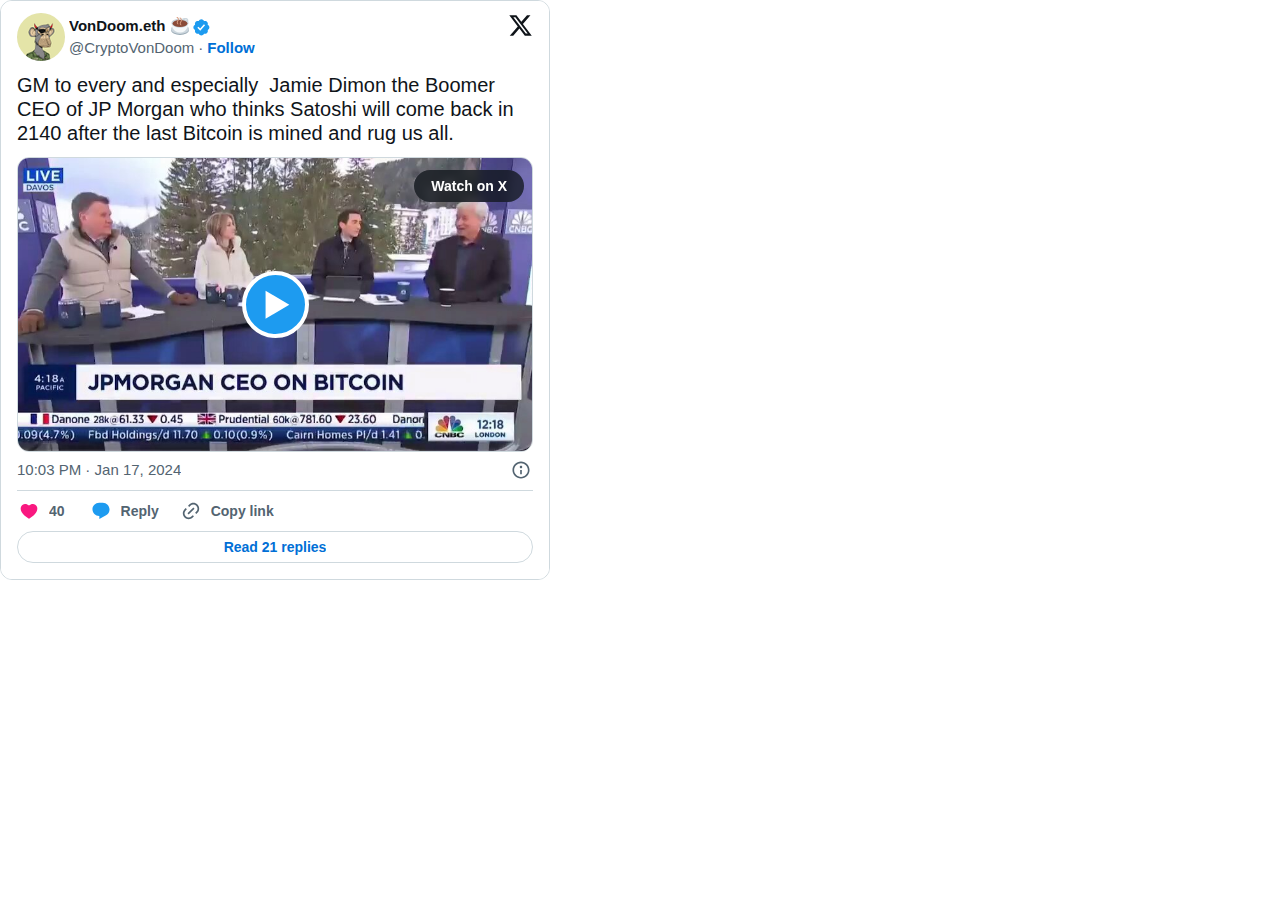
<file: index_2.html>
<!DOCTYPE html><html dir="ltr" lang="en" style="overflow-y: scroll; overscroll-behavior-y: none;" data-scrapbook-source="https://platform.twitter.com/embed/Tweet.html?dnt=false&amp;embedId=twitter-widget-0&amp;features=[base64]%3D%3D&amp;frame=false&amp;hideCard=false&amp;hideThread=false&amp;id=1747680991689531610&amp;lang=en-gb&amp;origin=https%3A%2F%2Fwww.bitcoinbysatashi.vip%2F&amp;sessionId=209f8ec2b0dddb233ef9f15f5406f9c96b037ffa&amp;theme=light&amp;widgetsVersion=2615f7e52b7e0%3A1702314776716&amp;width=550px"><head><style>input::placeholder { user-select: none; -webkit-user-select: none; } iframe { color-scheme: auto; }</style><style>@font-face {
  font-family: TwitterChirp;
  src: url("") format('woff2'), url("") format('woff');
  font-weight: 300;
  font-style: 'normal';
  font-display: 'swap';
}
@font-face {
  font-family: TwitterChirp;
  src: url("") format('woff2'), url("") format('woff');
  font-weight: 400;
  font-style: 'normal';
  font-display: 'swap';
}
@font-face {
  font-family: TwitterChirp;
  src: url("") format('woff2'), url("") format('woff');
  font-weight: 500;
  font-style: 'normal';
  font-display: 'swap';
}
@font-face {
  font-family: TwitterChirp;
  src: url("") format('woff2'), url("") format('woff');
  font-weight: 700;
  font-style: 'normal';
  font-display: 'swap';
}
@font-face {
  font-family: TwitterChirp;
  src: url("") format('woff2'), url("") format('woff');
  font-weight: 800;
  font-style: 'normal';
  font-display: 'swap';
}
@font-face {
  font-family: TwitterChirpExtendedHeavy;
  src: url("") format('woff2'), url("") format('woff');
  font-weight: 800;
  font-style: 'normal';
  font-display: 'swap';
}</style><style id="react-native-stylesheet">[stylesheet-group="0"] { }
html { }
body { margin: 0px; }
button::-moz-focus-inner, input::-moz-focus-inner { border: 0px; padding: 0px; }
input::-webkit-search-cancel-button, input::-webkit-search-decoration, input::-webkit-search-results-button, input::-webkit-search-results-decoration { display: none; }
[stylesheet-group="0.1"] { }
:focus:not([data-focusvisible-polyfill]) { outline: none; }
[stylesheet-group="0.5"] { }
.css-4rbku5 { background-color: rgba(0, 0, 0, 0); color: inherit; font: inherit; list-style: none; margin: 0px; text-align: inherit; text-decoration: none; }
.css-18t94o4 { cursor: pointer; }
[stylesheet-group="1"] { }
.css-1dbjc4n { -moz-box-align: stretch; -moz-box-direction: normal; -moz-box-orient: vertical; align-items: stretch; border: 0px solid black; box-sizing: border-box; display: flex; flex-basis: auto; flex-direction: column; flex-shrink: 0; margin: 0px; min-height: 0px; min-width: 0px; padding: 0px; position: relative; z-index: 0; }
.css-901oao { border: 0px solid black; box-sizing: border-box; color: rgb(0, 0, 0); display: inline; font: 14px -apple-system, BlinkMacSystemFont, "Segoe UI", Roboto, Helvetica, Arial, sans-serif; margin: 0px; padding: 0px; white-space: pre-wrap; overflow-wrap: break-word; }
.css-16my406 { color: inherit; font: inherit; white-space: inherit; }
.css-1hf3ou5 { max-width: 100%; overflow: hidden; text-overflow: ellipsis; white-space: nowrap; overflow-wrap: normal; }
.css-9pa8cd { inset: 0px; height: 100%; opacity: 0; position: absolute; width: 100%; z-index: -1; }
[stylesheet-group="2"] { }
.r-13awgt0 { flex: 1 1 0%; }
.r-1ets6dv { border-color: rgb(207, 217, 222); }
.r-1q9bdsx { border-radius: 12px; }
.r-rs99b7 { border-width: 1px; }
.r-1udh08x { overflow: hidden; }
.r-1adg3ll { display: block; }
.r-bztko3 { overflow: visible; }
.r-sdzlij { border-radius: 9999px; }
.r-6koalj { display: flex; }
.r-4qtqp9 { display: inline-block; }
.r-xoduu5 { display: inline-flex; }
.r-19fsva8 { margin: 0px; }
.r-1471scf { display: inline; }
.r-1phboty { border-style: solid; }
.r-1yadl64 { border-width: 0px; }
.r-t60dpp { padding: 0px; }
.r-11mg6pl { border-color: rgb(255, 255, 255); }
.r-14f9gny { border-width: 4px; }
[stylesheet-group="2.1"] { }
.r-4amgru { margin-left: 4px; margin-right: 4px; }
.r-s1qlax { padding-left: 4px; padding-right: 4px; }
.r-ymttw5 { padding-left: 16px; padding-right: 16px; }
.r-1e081e0 { padding-left: 12px; padding-right: 12px; }
[stylesheet-group="2.2"] { }
.r-12vffkv > * { pointer-events: auto; }
.r-12vffkv { pointer-events: none !important; }
.r-1loqt21 { cursor: pointer; }
.r-vakc41 { max-width: 550px; }
.r-y54riw { min-width: 250px; }
.r-14lw9ot { background-color: rgb(255, 255, 255); }
.r-iphfwy { padding-bottom: 4px; }
.r-1qhn6m8 { padding-left: 16px; }
.r-i023vh { padding-right: 16px; }
.r-ttdzmv { padding-top: 12px; }
.r-o7ynqc { transition-duration: 0.2s; }
.r-6416eg { transition-property: background-color, box-shadow; }
.r-1ny4l3l { outline-style: none; }
.r-18u37iz { -moz-box-direction: normal; -moz-box-orient: horizontal; flex-direction: row; }
.r-kzbkwu { padding-bottom: 12px; }
.r-13qz1uu { width: 100%; }
.r-1p0dtai { bottom: 0px; }
.r-1pi2tsx { height: 100%; }
.r-1d2f490 { left: 0px; }
.r-u8s1d { position: absolute; }
.r-ipm5af { top: 0px; }
.r-1wyvozj { left: 50%; }
.r-1v2oles { top: 50%; }
.r-desppf { transform: translateX(-50%) translateY(-50%); }
.r-ggadg3 { left: -2px; }
.r-8jfcpp { top: -2px; }
.r-633pao { pointer-events: none !important; }
.r-12181gd { box-shadow: rgba(0, 0, 0, 0.03) 0px 0px 2px inset; }
.r-eqz5dr { -moz-box-direction: normal; -moz-box-orient: vertical; flex-direction: column; }
.r-1777fci { -moz-box-pack: center; justify-content: center; }
.r-1kh6xel { max-width: calc(100% - 84px); }
.r-1wbh5a2 { flex-shrink: 1; }
.r-dnmrzs { max-width: 100%; }
.r-1awozwy { -moz-box-align: center; align-items: center; }
.r-bcqeeo { min-width: 0px; }
.r-qvutc0 { overflow-wrap: break-word; }
.r-rjixqe { line-height: 20px; }
.r-1qd0xha { font-family: -apple-system, BlinkMacSystemFont, "Segoe UI", Roboto, Helvetica, Arial, sans-serif; }
.r-a023e6 { font-size: 15px; }
.r-b88u0q { font-weight: 700; }
.r-3s2u2q { white-space: nowrap; }
.r-poiln3 { font-family: inherit; }
.r-dflpy8 { height: 1.2em; }
.r-sjv1od { margin-left: 0.075em; }
.r-zw8f10 { margin-right: 0.075em; }
.r-10akycc { vertical-align: -20%; }
.r-h9hxbl { width: 1.2em; }
.r-1pos5eu { vertical-align: middle; }
.r-16dba41 { font-weight: 400; }
.r-1q142lx { flex-shrink: 0; }
.r-yyyyoo { fill: currentcolor; }
.r-1xvli5t { height: 1.25em; }
.r-bnwqim { position: relative; }
.r-1plcrui { vertical-align: text-bottom; }
.r-lrvibr { user-select: none; }
.r-1cvl2hr { color: rgb(29, 155, 240); }
.r-f9ja8p { max-height: 20px; }
.r-og9te1 { max-width: 20px; }
.r-9cviqr { margin-left: 2px; }
.r-1wvb978 { font-feature-settings: "ss01"; }
.r-1jj8364 { margin-left: auto; }
.r-18jsvk2 { color: rgb(15, 20, 25); }
.r-6zzn7w { height: 25px; }
.r-q1j0wu { width: 25px; }
.r-1dqbpge { cursor: text; }
.r-1bymd8e { margin-top: 2px; }
.r-1d09ksm { -moz-box-align: baseline; align-items: baseline; }
.r-1w6e6rj { flex-wrap: wrap; }
.r-9aw3ui { gap: 4px; }
.r-mabqd8 { height: 32px; }
.r-2eo2mk { margin-right: -4px; }
.r-1yvhtrz { width: 32px; }
.r-14j79pv { color: rgb(83, 100, 113); }
.r-n6v787 { font-size: 13px; }
.r-1habvwh { -moz-box-align: start; align-items: flex-start; }
.r-5kkj8d { border-top-width: 1px; }
.r-14gqq1x { margin-top: 4px; }
.r-1h8ys4a { padding-top: 4px; }
.r-1mf7evn { margin-right: 20px; }
.r-cnkkqs { margin-left: -4px; }
.r-vkub15 { color: rgb(249, 24, 128); }
.r-1sreavd { fill: rgb(249, 24, 128); }
.r-1b43r93 { font-size: 14px; }
.r-1cwl3u0 { line-height: 16px; }
.r-13hce6t { margin-left: 4px; }
.r-4r3dic { fill: rgb(29, 155, 240); }
.r-15ysp7h { min-height: 32px; }
.r-4wgw6l { min-width: 32px; }
.r-q4m81j { text-align: center; }
.r-16y2uox { -moz-box-flex: 1; flex-grow: 1; }
.r-1s2bzr4 { margin-top: 12px; }
.r-1niwhzg { background-color: rgba(0, 0, 0, 0); }
.r-109y4c4 { height: 1px; }
.r-92ng3h { width: 1px; }
.r-3mc0re { right: 8px; }
.r-1qd7xl { top: 12px; }
.r-uia4a0 { align-content: center; }
.r-1fpdzop { justify-self: end; }
.r-1ceczpf { min-height: 24px; }
.r-lp5zef { min-width: 24px; }
.r-zchlnj { right: 0px; }
.r-1mlwlqe { flex-basis: auto; }
.r-417010 { z-index: 0; }
.r-vvn4in { background-position: center center; }
.r-u6sd8q { background-repeat: no-repeat; }
.r-4gszlv { background-size: cover; }
.r-1wyyakw { z-index: -1; }
.r-17sp8yy { height: 35px; }
.r-1407c3c { width: 35px; }
.r-l5o3uw { background-color: rgb(29, 155, 240); }
.r-jwli3a { color: rgb(255, 255, 255); }
.r-1sa8knb { height: calc(50% + 4px); }
.r-gcko2u { width: calc(50% + 4px); }
.r-1dsia8u { padding-left: 3px; }
.r-adyw6z { font-size: 20px; }
.r-135wba7 { line-height: 24px; }
.r-e6wyp1 { height: 67px; }
.r-1p15a4t { width: 67px; }</style><meta charset="UTF-8"><title>Twitter Embed</title></head><body><div id="app"><div class="css-1dbjc4n r-13awgt0 r-12vffkv"><div class="css-1dbjc4n r-13awgt0 r-12vffkv"><div class="css-1dbjc4n r-1ets6dv r-1q9bdsx r-rs99b7 r-1loqt21 r-vakc41 r-y54riw r-1udh08x"><div tabindex="0"></div><article role="article" tabindex="0" class="css-1dbjc4n r-14lw9ot r-1ny4l3l r-iphfwy r-1qhn6m8 r-i023vh r-ttdzmv r-o7ynqc r-6416eg"><a href="https://twitter.com/CryptoVonDoom/status/1747680991689531610?ref_src=twsrc%5Etfw%7Ctwcamp%5Etweetembed%7Ctwterm%5E1747680991689531610%7Ctwgr%5E209f8ec2b0dddb233ef9f15f5406f9c96b037ffa%7Ctwcon%5Es1_&amp;ref_url=https%3A%2F%2Fwww.bitcoinbysatashi.vip%2F" rel="noopener noreferrer nofollow" target="_blank" aria-label="Visit this post on X" role="link" class="css-4rbku5 css-18t94o4 css-1dbjc4n r-1loqt21"></a><div class="css-1dbjc4n r-18u37iz r-kzbkwu"><div class="css-1dbjc4n r-1ny4l3l"><div class="css-1dbjc4n r-1adg3ll r-bztko3" style="height: 48px; width: 48px;" data-testid="UserAvatar-Container-CryptoVonDoom"><div class="r-1adg3ll r-13qz1uu" style="padding-bottom: 100%;"></div><div class="r-1p0dtai r-1pi2tsx r-1d2f490 r-u8s1d r-ipm5af r-13qz1uu"><div class="css-1dbjc4n r-1adg3ll r-1pi2tsx r-1wyvozj r-bztko3 r-u8s1d r-1v2oles r-desppf r-13qz1uu"><div class="r-1adg3ll r-13qz1uu" style="padding-bottom: 100%;"></div><div class="r-1p0dtai r-1pi2tsx r-1d2f490 r-u8s1d r-ipm5af r-13qz1uu"><div class="css-1dbjc4n r-sdzlij r-ggadg3 r-1udh08x r-u8s1d r-8jfcpp" style="height: calc(100% + 4px); width: calc(100% + 4px);"><a href="https://twitter.com/CryptoVonDoom?ref_src=twsrc%5Etfw%7Ctwcamp%5Etweetembed%7Ctwterm%5E1747680991689531610%7Ctwgr%5E209f8ec2b0dddb233ef9f15f5406f9c96b037ffa%7Ctwcon%5Es1_&amp;ref_url=https%3A%2F%2Fwww.bitcoinbysatashi.vip%2F" rel="noopener noreferrer nofollow" target="_blank" aria-hidden="true" role="link" tabindex="-1" class="css-4rbku5 css-18t94o4 css-1dbjc4n r-1loqt21 r-1pi2tsx r-1ny4l3l r-o7ynqc r-6416eg r-13qz1uu" style="background-color: rgba(0, 0, 0, 0);"><div class="css-1dbjc4n r-sdzlij r-1wyvozj r-1udh08x r-633pao r-u8s1d r-1v2oles r-desppf" style="height: calc(100% - 4px); width: calc(100% - 4px);"><div class="css-1dbjc4n r-1pi2tsx r-13qz1uu" style="background-color: rgba(0, 0, 0, 0);"></div></div><div class="css-1dbjc4n r-sdzlij r-1wyvozj r-1udh08x r-633pao r-u8s1d r-1v2oles r-desppf" style="height: calc(100% - 4px); width: calc(100% - 4px);"><div class="css-1dbjc4n r-14lw9ot r-1pi2tsx r-13qz1uu"></div></div><div class="css-1dbjc4n r-14lw9ot r-sdzlij r-1wyvozj r-1udh08x r-633pao r-u8s1d r-1v2oles r-desppf" style="height: calc(100% - 4px); width: calc(100% - 4px);"><div class="css-1dbjc4n r-1adg3ll r-1udh08x" style=""><div class="r-1adg3ll r-13qz1uu" style="padding-bottom: 100%;"></div><div class="r-1p0dtai r-1pi2tsx r-1d2f490 r-u8s1d r-ipm5af r-13qz1uu"><div aria-label="" class="css-1dbjc4n r-1p0dtai r-1mlwlqe r-1d2f490 r-1udh08x r-u8s1d r-zchlnj r-ipm5af r-417010"><div class="css-1dbjc4n r-1niwhzg r-vvn4in r-u6sd8q r-4gszlv r-1p0dtai r-1pi2tsx r-1d2f490 r-u8s1d r-zchlnj r-ipm5af r-13qz1uu r-1wyyakw" style="background-image: url(&quot;L4gkui6j_normal.png&quot;);"></div><img alt="" draggable="true" src="L4gkui6j_normal.png" class="css-9pa8cd"></div></div></div></div><div class="css-1dbjc4n r-sdzlij r-1wyvozj r-1udh08x r-u8s1d r-1v2oles r-desppf" style="height: calc(100% - 4px); width: calc(100% - 4px);"><div class="css-1dbjc4n r-12181gd r-1pi2tsx r-1ny4l3l r-o7ynqc r-6416eg r-13qz1uu"></div></div></a></div></div></div></div></div></div><div class="css-1dbjc4n r-eqz5dr r-1777fci r-4amgru r-1kh6xel"><div class="css-1dbjc4n r-1ny4l3l"><div class="css-1dbjc4n r-1wbh5a2 r-dnmrzs r-1ny4l3l"><div class="css-1dbjc4n r-1wbh5a2 r-dnmrzs r-1ny4l3l"><a href="https://twitter.com/CryptoVonDoom?ref_src=twsrc%5Etfw%7Ctwcamp%5Etweetembed%7Ctwterm%5E1747680991689531610%7Ctwgr%5E209f8ec2b0dddb233ef9f15f5406f9c96b037ffa%7Ctwcon%5Es1_&amp;ref_url=https%3A%2F%2Fwww.bitcoinbysatashi.vip%2F" rel="noopener noreferrer nofollow" target="_blank" role="link" class="css-4rbku5 css-18t94o4 css-1dbjc4n r-1loqt21 r-1wbh5a2 r-dnmrzs r-1ny4l3l"><div class="css-1dbjc4n r-1awozwy r-18u37iz r-dnmrzs"><div dir="auto" class="css-901oao r-1awozwy r-18jsvk2 r-6koalj r-1qd0xha r-a023e6 r-b88u0q r-rjixqe r-bcqeeo r-1udh08x r-3s2u2q r-qvutc0" style=""><span class="css-901oao css-16my406 css-1hf3ou5 r-poiln3 r-bcqeeo r-qvutc0"><span class="css-901oao css-16my406 r-poiln3 r-bcqeeo r-qvutc0">VonDoom.eth </span><img alt="☕️" draggable="false" src="2615.svg" class="r-4qtqp9 r-dflpy8 r-sjv1od r-zw8f10 r-10akycc r-h9hxbl"><span class="css-901oao css-16my406 r-poiln3 r-bcqeeo r-1pos5eu r-qvutc0"></span></span></div><div dir="auto" class="css-901oao r-18jsvk2 r-xoduu5 r-18u37iz r-1q142lx r-1qd0xha r-a023e6 r-16dba41 r-rjixqe r-bcqeeo r-qvutc0" style=""><span class="css-901oao css-16my406 r-1awozwy r-xoduu5 r-poiln3 r-bcqeeo r-qvutc0"><svg viewBox="0 0 22 22" aria-label="Verified account" role="img" class="r-1cvl2hr r-4qtqp9 r-yyyyoo r-1xvli5t r-9cviqr r-f9ja8p r-og9te1 r-bnwqim r-1plcrui r-lrvibr" data-testid="icon-verified"><g><path d="M20.396 11c-.018-.646-.215-1.275-.57-1.816-.354-.54-.852-.972-1.438-1.246.223-.607.27-1.264.14-1.897-.131-.634-.437-1.218-.882-1.687-.47-.445-1.053-.75-1.687-.882-.633-.13-1.29-.083-1.897.14-.273-.587-.704-1.086-1.245-1.44S11.647 1.62 11 1.604c-.646.017-1.273.213-1.813.568s-.969.854-1.24 1.44c-.608-.223-1.267-.272-1.902-.14-.635.13-1.22.436-1.69.882-.445.47-.749 1.055-.878 1.688-.13.633-.08 1.29.144 1.896-.587.274-1.087.705-1.443 1.245-.356.54-.555 1.17-.574 1.817.02.647.218 1.276.574 1.817.356.54.856.972 1.443 1.245-.224.606-.274 1.263-.144 1.896.13.634.433 1.218.877 1.688.47.443 1.054.747 1.687.878.633.132 1.29.084 1.897-.136.274.586.705 1.084 1.246 1.439.54.354 1.17.551 1.816.569.647-.016 1.276-.213 1.817-.567s.972-.854 1.245-1.44c.604.239 1.266.296 1.903.164.636-.132 1.22-.447 1.68-.907.46-.46.776-1.044.908-1.681s.075-1.299-.165-1.903c.586-.274 1.084-.705 1.439-1.246.354-.54.551-1.17.569-1.816zM9.662 14.85l-3.429-3.428 1.293-1.302 2.072 2.072 4.4-4.794 1.347 1.246z"></path></g></svg></span></div></div></a><div class="css-1dbjc4n r-1awozwy r-18u37iz r-1wbh5a2"><a href="https://twitter.com/CryptoVonDoom?ref_src=twsrc%5Etfw%7Ctwcamp%5Etweetembed%7Ctwterm%5E1747680991689531610%7Ctwgr%5E209f8ec2b0dddb233ef9f15f5406f9c96b037ffa%7Ctwcon%5Es1_&amp;ref_url=https%3A%2F%2Fwww.bitcoinbysatashi.vip%2F" rel="noopener noreferrer nofollow" target="_blank" role="link" tabindex="-1" class="css-4rbku5 css-18t94o4 css-1dbjc4n r-1loqt21 r-1wbh5a2 r-dnmrzs r-1ny4l3l"><div class="css-1dbjc4n"><div dir="ltr" class="css-901oao css-1hf3ou5 r-14j79pv r-18u37iz r-1qd0xha r-1wvb978 r-a023e6 r-16dba41 r-rjixqe r-bcqeeo r-qvutc0" style=""><span class="css-901oao css-16my406 r-poiln3 r-bcqeeo r-qvutc0">@CryptoVonDoom</span></div></div></a><div class="css-1dbjc4n r-18u37iz r-1q142lx"><div dir="auto" aria-hidden="true" class="css-901oao r-14j79pv r-1q142lx r-1qd0xha r-a023e6 r-16dba41 r-rjixqe r-bcqeeo r-s1qlax r-qvutc0" style=""><span class="css-901oao css-16my406 r-poiln3 r-bcqeeo r-qvutc0">·</span></div><a href="https://twitter.com/intent/follow?ref_src=twsrc%5Etfw%7Ctwcamp%5Etweetembed%7Ctwterm%5E1747680991689531610%7Ctwgr%5E209f8ec2b0dddb233ef9f15f5406f9c96b037ffa%7Ctwcon%5Es1_&amp;ref_url=https%3A%2F%2Fwww.bitcoinbysatashi.vip%2F&amp;screen_name=CryptoVonDoom" dir="auto" rel="noopener noreferrer nofollow" target="_blank" role="link" class="css-4rbku5 css-18t94o4 css-901oao r-1loqt21 r-1qd0xha r-a023e6 r-b88u0q r-rjixqe r-bcqeeo r-qvutc0" style="color: rgb(0, 111, 214);"><span class="css-901oao css-16my406 r-poiln3 r-bcqeeo r-qvutc0">Follow</span></a></div></div></div></div></div></div><a href="https://twitter.com/CryptoVonDoom/status/1747680991689531610?ref_src=twsrc%5Etfw%7Ctwcamp%5Etweetembed%7Ctwterm%5E1747680991689531610%7Ctwgr%5E209f8ec2b0dddb233ef9f15f5406f9c96b037ffa%7Ctwcon%5Es1_&amp;ref_url=https%3A%2F%2Fwww.bitcoinbysatashi.vip%2F" rel="noopener noreferrer nofollow" target="_blank" aria-label="View on X" role="link" class="css-4rbku5 css-18t94o4 css-1dbjc4n r-sdzlij r-1loqt21 r-1jj8364 r-1ny4l3l r-o7ynqc r-6416eg"><svg viewBox="0 0 24 24" aria-hidden="true" class="r-18jsvk2 r-4qtqp9 r-yyyyoo r-6zzn7w r-19fsva8 r-dnmrzs r-bnwqim r-1plcrui r-lrvibr r-q1j0wu"><g><path d="M18.244 2.25h3.308l-7.227 8.26 8.502 11.24H16.17l-5.214-6.817L4.99 21.75H1.68l7.73-8.835L1.254 2.25H8.08l4.713 6.231zm-1.161 17.52h1.833L7.084 4.126H5.117z"></path></g></svg></a></div><div class="css-1dbjc4n"><div dir="auto" lang="en" class="css-901oao r-18jsvk2 r-1dqbpge r-1qd0xha r-adyw6z r-16dba41 r-135wba7 r-bcqeeo r-bnwqim r-qvutc0" data-testid="tweetText"><span class="css-901oao css-16my406 r-poiln3 r-bcqeeo r-qvutc0">GM to every and especially  Jamie Dimon the Boomer CEO of JP Morgan who thinks Satoshi will come back in 2140 after the last Bitcoin is mined and rug us all.</span></div></div><div class="css-1dbjc4n r-1ets6dv r-1q9bdsx r-1phboty r-rs99b7 r-1s2bzr4 r-1udh08x"><div class="css-1dbjc4n r-1niwhzg r-1yadl64 r-109y4c4 r-1udh08x r-t60dpp r-u8s1d r-92ng3h"></div><div class="css-1dbjc4n r-1adg3ll r-1pi2tsx r-1udh08x r-bnwqim r-13qz1uu"><div class="r-1adg3ll r-13qz1uu" style="padding-bottom: 56.9307%;"></div><div class="r-1p0dtai r-1pi2tsx r-1d2f490 r-u8s1d r-ipm5af r-13qz1uu"><div data-testid="videoComponent" style="height: 100%; position: relative; transform: translateZ(0px); width: 100%;"><div style="height: 100%; position: absolute; width: 100%;"><div style="position: relative; width: 100%; height: 100%; background-color: transparent; overflow: hidden;"><video preload="none" tabindex="-1" playsinline="" disablepictureinpicture="" style="width: 100%; height: 100%; position: absolute; background-color: black; top: 0%; left: 0%; transform: rotate(0deg) scale(1.005);" poster="VYhV06mF2sZ_MQUe.jpg" src="urn:scrapbook:download:error:blob:"></video></div></div><div class="css-1dbjc4n r-1p0dtai r-1d2f490 r-u8s1d r-zchlnj r-ipm5af"><div><div class="css-1dbjc4n r-1p0dtai r-1loqt21 r-1d2f490 r-u8s1d r-zchlnj r-ipm5af"></div><div tabindex="-1" class="css-1dbjc4n r-1awozwy r-1p0dtai r-1777fci r-1d2f490 r-1ny4l3l r-u8s1d r-zchlnj r-ipm5af"><div class="css-1dbjc4n r-1p0dtai r-1mlwlqe r-1d2f490 r-1udh08x r-u8s1d r-zchlnj r-ipm5af r-417010"><div class="css-1dbjc4n r-1niwhzg r-vvn4in r-u6sd8q r-4gszlv r-1p0dtai r-1pi2tsx r-1d2f490 r-u8s1d r-zchlnj r-ipm5af r-13qz1uu r-1wyyakw" style="background-image: url(&quot;VYhV06mF2sZ_MQUe.jpg&quot;);"></div><img alt="" draggable="false" src="VYhV06mF2sZ_MQUe.jpg" class="css-9pa8cd"></div><div aria-label="Play Video.   24 seconds long" role="button" tabindex="0" class="css-18t94o4 css-1dbjc4n r-l5o3uw r-11mg6pl r-sdzlij r-1phboty r-14f9gny r-e6wyp1 r-1ny4l3l r-o7ynqc r-6416eg r-1p15a4t"><div class="css-1dbjc4n r-1awozwy r-1pi2tsx r-1777fci r-u8s1d r-13qz1uu"><svg viewBox="0 0 24 24" aria-hidden="true" class="r-jwli3a r-4qtqp9 r-yyyyoo r-1sa8knb r-dnmrzs r-1dsia8u r-bnwqim r-1plcrui r-lrvibr r-gcko2u"><g><path d="M21 12L4 2v20l17-10z"></path></g></svg></div></div></div><div><div style="transition-duration: 250ms; transition-property: opacity, height; transition-timing-function: ease; will-change: opacity; opacity: 0;"></div></div><div style="transition-duration: 250ms; transition-property: opacity, height; transition-timing-function: ease; will-change: opacity; opacity: 0;"></div><div style="transition-duration: 250ms; transition-property: opacity, height; transition-timing-function: ease; will-change: opacity; opacity: 1;"></div><div style="transition-duration: 250ms; transition-property: opacity, height; transition-timing-function: ease; will-change: opacity; opacity: 0;"></div><div style="transition-duration: 250ms; transition-property: opacity, height; transition-timing-function: ease; will-change: opacity; opacity: 0;"></div></div></div><div class="css-1dbjc4n r-u8s1d r-3mc0re r-1qd7xl"><a href="https://twitter.com/CryptoVonDoom/status/1747680991689531610?ref_src=twsrc%5Etfw%7Ctwcamp%5Etweetembed%7Ctwterm%5E1747680991689531610%7Ctwgr%5E209f8ec2b0dddb233ef9f15f5406f9c96b037ffa%7Ctwcon%5Es1_&amp;ref_url=https%3A%2F%2Fwww.bitcoinbysatashi.vip%2F" rel="noopener noreferrer nofollow" target="_blank" aria-label="Watch on X" role="link" class="css-4rbku5 css-18t94o4 css-1dbjc4n r-uia4a0 r-sdzlij r-1phboty r-rs99b7 r-1loqt21 r-6koalj r-1fpdzop r-15ysp7h r-4wgw6l r-1ny4l3l r-ymttw5 r-o7ynqc r-6416eg r-lrvibr" style="backdrop-filter: blur(4px); background-color: rgba(15, 20, 25, 0.75); border-color: rgba(0, 0, 0, 0);"><div dir="auto" class="css-901oao r-1awozwy r-jwli3a r-6koalj r-18u37iz r-16y2uox r-1qd0xha r-a023e6 r-b88u0q r-1777fci r-rjixqe r-bcqeeo r-q4m81j r-qvutc0" style=""><span class="css-901oao css-16my406 css-1hf3ou5 r-poiln3 r-1b43r93 r-1cwl3u0 r-bcqeeo r-qvutc0"><span class="css-901oao css-16my406 r-poiln3 r-bcqeeo r-qvutc0">Watch on X</span></span></div></a></div></div></div></div></div><div class="css-1dbjc4n r-1awozwy r-18u37iz r-1bymd8e"><div dir="auto" class="css-901oao css-1hf3ou5 r-18jsvk2 r-1qd0xha r-a023e6 r-16dba41 r-rjixqe r-bcqeeo r-qvutc0"><div class="css-1dbjc4n r-xoduu5"><div class="css-1dbjc4n r-1d09ksm r-1471scf r-18u37iz r-1wbh5a2"><span class="css-901oao css-16my406 r-14j79pv r-poiln3 r-bcqeeo r-qvutc0" style=""><a href="https://twitter.com/CryptoVonDoom/status/1747680991689531610?ref_src=twsrc%5Etfw%7Ctwcamp%5Etweetembed%7Ctwterm%5E1747680991689531610%7Ctwgr%5E209f8ec2b0dddb233ef9f15f5406f9c96b037ffa%7Ctwcon%5Es1_&amp;ref_url=https%3A%2F%2Fwww.bitcoinbysatashi.vip%2F" rel="noopener noreferrer nofollow" target="_blank" aria-label="10:03 PM · Jan 17, 2024" role="link" class="css-4rbku5 css-18t94o4 css-901oao css-16my406 r-14j79pv r-1loqt21 r-xoduu5 r-1q142lx r-1w6e6rj r-poiln3 r-9aw3ui r-bcqeeo r-3s2u2q r-qvutc0" style=""><time datetime="2024-01-17T18:03:13.000Z">10:03 PM · Jan 17, 2024</time></a></span></div></div></div><a href="https://help.twitter.com/en/twitter-for-websites-ads-info-and-privacy" rel="noopener noreferrer nofollow" target="_blank" aria-label="X Ads info and privacy" role="link" class="css-4rbku5 css-18t94o4 css-1dbjc4n r-sdzlij r-1loqt21 r-mabqd8 r-1777fci r-1jj8364 r-2eo2mk r-1ny4l3l r-o7ynqc r-6416eg r-1yvhtrz"><svg viewBox="0 0 24 24" aria-hidden="true" class="r-14j79pv r-4qtqp9 r-yyyyoo r-1xvli5t r-dnmrzs r-bnwqim r-1plcrui r-lrvibr"><g><path d="M13.5 8.5c0 .83-.67 1.5-1.5 1.5s-1.5-.67-1.5-1.5S11.17 7 12 7s1.5.67 1.5 1.5zM13 17v-5h-2v5h2zm-1 5.25c5.66 0 10.25-4.59 10.25-10.25S17.66 1.75 12 1.75 1.75 6.34 1.75 12 6.34 22.25 12 22.25zM20.25 12c0 4.56-3.69 8.25-8.25 8.25S3.75 16.56 3.75 12 7.44 3.75 12 3.75s8.25 3.69 8.25 8.25z"></path></g></svg></a></div><div class="css-1dbjc4n r-1habvwh r-1ets6dv r-5kkj8d r-18u37iz r-14gqq1x r-1h8ys4a"><a href="https://twitter.com/intent/like?ref_src=twsrc%5Etfw%7Ctwcamp%5Etweetembed%7Ctwterm%5E1747680991689531610%7Ctwgr%5E209f8ec2b0dddb233ef9f15f5406f9c96b037ffa%7Ctwcon%5Es1_&amp;ref_url=https%3A%2F%2Fwww.bitcoinbysatashi.vip%2F&amp;tweet_id=1747680991689531610" rel="noopener noreferrer nofollow" target="_blank" aria-label="Like. This post has 40 likes" role="link" class="css-4rbku5 css-18t94o4 css-1dbjc4n r-1awozwy r-1loqt21 r-18u37iz r-1mf7evn r-1ny4l3l r-o7ynqc r-6416eg"><div tabindex="-1" class="css-1dbjc4n r-sdzlij r-mabqd8 r-1777fci r-cnkkqs r-1yvhtrz"><svg viewBox="0 0 24 24" aria-hidden="true" class="r-vkub15 r-4qtqp9 r-1sreavd r-1xvli5t r-dnmrzs r-bnwqim r-1plcrui r-lrvibr"><g><path d="M20.884 13.19c-1.351 2.48-4.001 5.12-8.379 7.67l-.503.3-.504-.3c-4.379-2.55-7.029-5.19-8.382-7.67-1.36-2.5-1.41-4.86-.514-6.67.887-1.79 2.647-2.91 4.601-3.01 1.651-.09 3.368.56 4.798 2.01 1.429-1.45 3.146-2.1 4.796-2.01 1.954.1 3.714 1.22 4.601 3.01.896 1.81.846 4.17-.514 6.67z"></path></g></svg></div><div dir="auto" class="css-901oao css-1hf3ou5 r-14j79pv r-1qd0xha r-1b43r93 r-b88u0q r-1cwl3u0 r-13hce6t r-bcqeeo r-qvutc0"><span class="css-901oao css-16my406 r-poiln3 r-bcqeeo r-qvutc0">40</span></div></a><a href="https://twitter.com/intent/tweet?ref_src=twsrc%5Etfw%7Ctwcamp%5Etweetembed%7Ctwterm%5E1747680991689531610%7Ctwgr%5E209f8ec2b0dddb233ef9f15f5406f9c96b037ffa%7Ctwcon%5Es1_&amp;ref_url=https%3A%2F%2Fwww.bitcoinbysatashi.vip%2F&amp;in_reply_to=1747680991689531610" rel="noopener noreferrer nofollow" target="_blank" aria-label="Reply to this post on X" role="link" class="css-4rbku5 css-18t94o4 css-1dbjc4n r-1awozwy r-1loqt21 r-18u37iz r-1mf7evn r-1ny4l3l r-o7ynqc r-6416eg"><div tabindex="-1" class="css-1dbjc4n r-sdzlij r-mabqd8 r-1777fci r-1yvhtrz"><svg viewBox="0 0 24 24" aria-hidden="true" class="r-1cvl2hr r-4qtqp9 r-4r3dic r-1xvli5t r-dnmrzs r-bnwqim r-1plcrui r-lrvibr"><g><path d="M1.751 10c0-4.42 3.584-8 8.005-8h4.366c4.49 0 8.129 3.64 8.129 8.13 0 2.96-1.607 5.68-4.196 7.11l-8.054 4.46v-3.69h-.067c-4.49.1-8.183-3.51-8.183-8.01z"></path></g></svg></div><div dir="auto" class="css-901oao css-1hf3ou5 r-14j79pv r-1qd0xha r-1b43r93 r-b88u0q r-1cwl3u0 r-13hce6t r-bcqeeo r-qvutc0"><span class="css-901oao css-16my406 r-poiln3 r-bcqeeo r-qvutc0">Reply</span></div></a><div role="button" tabindex="0" class="css-18t94o4 css-1dbjc4n r-1awozwy r-18u37iz r-1wbh5a2 r-1ny4l3l r-o7ynqc r-6416eg"><div tabindex="-1" class="css-1dbjc4n r-sdzlij r-mabqd8 r-1777fci r-cnkkqs r-1yvhtrz"><svg viewBox="0 0 24 24" aria-hidden="true" class="r-14j79pv r-4qtqp9 r-yyyyoo r-1xvli5t r-dnmrzs r-bnwqim r-1plcrui r-lrvibr"><g><path d="M18.36 5.64c-1.95-1.96-5.11-1.96-7.07 0L9.88 7.05 8.46 5.64l1.42-1.42c2.73-2.73 7.16-2.73 9.9 0 2.73 2.74 2.73 7.17 0 9.9l-1.42 1.42-1.41-1.42 1.41-1.41c1.96-1.96 1.96-5.12 0-7.07zm-2.12 3.53l-7.07 7.07-1.41-1.41 7.07-7.07 1.41 1.41zm-12.02.71l1.42-1.42 1.41 1.42-1.41 1.41c-1.96 1.96-1.96 5.12 0 7.07 1.95 1.96 5.11 1.96 7.07 0l1.41-1.41 1.42 1.41-1.42 1.42c-2.73 2.73-7.16 2.73-9.9 0-2.73-2.74-2.73-7.17 0-9.9z"></path></g></svg></div><div dir="auto" class="css-901oao css-1hf3ou5 r-14j79pv r-1qd0xha r-1b43r93 r-b88u0q r-1cwl3u0 r-13hce6t r-bcqeeo r-qvutc0"><span class="css-901oao css-16my406 r-poiln3 r-bcqeeo r-qvutc0">Copy link</span></div></div></div><div class="css-1dbjc4n r-kzbkwu r-1h8ys4a"><a href="https://twitter.com/CryptoVonDoom/status/1747680991689531610?ref_src=twsrc%5Etfw%7Ctwcamp%5Etweetembed%7Ctwterm%5E1747680991689531610%7Ctwgr%5E209f8ec2b0dddb233ef9f15f5406f9c96b037ffa%7Ctwcon%5Es1_&amp;ref_url=https%3A%2F%2Fwww.bitcoinbysatashi.vip%2F" rel="noopener noreferrer nofollow" target="_blank" role="link" class="css-4rbku5 css-18t94o4 css-1dbjc4n r-1niwhzg r-1ets6dv r-sdzlij r-1phboty r-rs99b7 r-1loqt21 r-15ysp7h r-4wgw6l r-1ny4l3l r-ymttw5 r-o7ynqc r-6416eg r-lrvibr" style=""><div dir="auto" class="css-901oao r-1awozwy r-6koalj r-18u37iz r-16y2uox r-1qd0xha r-a023e6 r-b88u0q r-1777fci r-rjixqe r-bcqeeo r-q4m81j r-qvutc0" style="color: rgb(0, 111, 214);"><span class="css-901oao css-16my406 css-1hf3ou5 r-poiln3 r-1b43r93 r-1cwl3u0 r-bcqeeo r-qvutc0"><span class="css-901oao css-16my406 r-poiln3 r-bcqeeo r-qvutc0">Read 21 replies</span></span></div></a></div></article></div></div></div></div><div style="width: 0px; height: 0px;"></div></body></html>
</file>
<file: css.css>
/* latin-ext */
@font-face {
  font-family: 'Bowlby One SC';
  font-style: normal;
  font-weight: 400;
  font-display: swap;
  src: url("DtVlJxerQqQm37tzN3wMug9P_gH2ojhN.woff2") format('woff2');
  unicode-range: U+0100-02AF, U+0304, U+0308, U+0329, U+1E00-1E9F, U+1EF2-1EFF, U+2020, U+20A0-20AB, U+20AD-20CF, U+2113, U+2C60-2C7F, U+A720-A7FF;
}
/* latin */
@font-face {
  font-family: 'Bowlby One SC';
  font-style: normal;
  font-weight: 400;
  font-display: swap;
  src: url("DtVlJxerQqQm37tzN3wMug9P_g_2og.woff2") format('woff2');
  unicode-range: U+0000-00FF, U+0131, U+0152-0153, U+02BB-02BC, U+02C6, U+02DA, U+02DC, U+0304, U+0308, U+0329, U+2000-206F, U+2074, U+20AC, U+2122, U+2191, U+2193, U+2212, U+2215, U+FEFF, U+FFFD;
}
/* hebrew */
@font-face {
  font-family: 'Heebo';
  font-style: normal;
  font-weight: 300;
  font-display: swap;
  src: url("NGS6v5_NC0k9P9H0TbFzsQ.woff2") format('woff2');
  unicode-range: U+0590-05FF, U+200C-2010, U+20AA, U+25CC, U+FB1D-FB4F;
}
/* latin */
@font-face {
  font-family: 'Heebo';
  font-style: normal;
  font-weight: 300;
  font-display: swap;
  src: url("NGS6v5_NC0k9P9H2TbE.woff2") format('woff2');
  unicode-range: U+0000-00FF, U+0131, U+0152-0153, U+02BB-02BC, U+02C6, U+02DA, U+02DC, U+0304, U+0308, U+0329, U+2000-206F, U+2074, U+20AC, U+2122, U+2191, U+2193, U+2212, U+2215, U+FEFF, U+FFFD;
}
/* hebrew */
@font-face {
  font-family: 'Heebo';
  font-style: normal;
  font-weight: 400;
  font-display: swap;
  src: url("NGS6v5_NC0k9P9H0TbFzsQ.woff2") format('woff2');
  unicode-range: U+0590-05FF, U+200C-2010, U+20AA, U+25CC, U+FB1D-FB4F;
}
/* latin */
@font-face {
  font-family: 'Heebo';
  font-style: normal;
  font-weight: 400;
  font-display: swap;
  src: url("NGS6v5_NC0k9P9H2TbE.woff2") format('woff2');
  unicode-range: U+0000-00FF, U+0131, U+0152-0153, U+02BB-02BC, U+02C6, U+02DA, U+02DC, U+0304, U+0308, U+0329, U+2000-206F, U+2074, U+20AC, U+2122, U+2191, U+2193, U+2212, U+2215, U+FEFF, U+FFFD;
}
/* hebrew */
@font-face {
  font-family: 'Heebo';
  font-style: normal;
  font-weight: 500;
  font-display: swap;
  src: url("NGS6v5_NC0k9P9H0TbFzsQ.woff2") format('woff2');
  unicode-range: U+0590-05FF, U+200C-2010, U+20AA, U+25CC, U+FB1D-FB4F;
}
/* latin */
@font-face {
  font-family: 'Heebo';
  font-style: normal;
  font-weight: 500;
  font-display: swap;
  src: url("NGS6v5_NC0k9P9H2TbE.woff2") format('woff2');
  unicode-range: U+0000-00FF, U+0131, U+0152-0153, U+02BB-02BC, U+02C6, U+02DA, U+02DC, U+0304, U+0308, U+0329, U+2000-206F, U+2074, U+20AC, U+2122, U+2191, U+2193, U+2212, U+2215, U+FEFF, U+FFFD;
}
/* hebrew */
@font-face {
  font-family: 'Heebo';
  font-style: normal;
  font-weight: 600;
  font-display: swap;
  src: url("NGS6v5_NC0k9P9H0TbFzsQ.woff2") format('woff2');
  unicode-range: U+0590-05FF, U+200C-2010, U+20AA, U+25CC, U+FB1D-FB4F;
}
/* latin */
@font-face {
  font-family: 'Heebo';
  font-style: normal;
  font-weight: 600;
  font-display: swap;
  src: url("NGS6v5_NC0k9P9H2TbE.woff2") format('woff2');
  unicode-range: U+0000-00FF, U+0131, U+0152-0153, U+02BB-02BC, U+02C6, U+02DA, U+02DC, U+0304, U+0308, U+0329, U+2000-206F, U+2074, U+20AC, U+2122, U+2191, U+2193, U+2212, U+2215, U+FEFF, U+FFFD;
}
/* hebrew */
@font-face {
  font-family: 'Heebo';
  font-style: normal;
  font-weight: 700;
  font-display: swap;
  src: url("NGS6v5_NC0k9P9H0TbFzsQ.woff2") format('woff2');
  unicode-range: U+0590-05FF, U+200C-2010, U+20AA, U+25CC, U+FB1D-FB4F;
}
/* latin */
@font-face {
  font-family: 'Heebo';
  font-style: normal;
  font-weight: 700;
  font-display: swap;
  src: url("NGS6v5_NC0k9P9H2TbE.woff2") format('woff2');
  unicode-range: U+0000-00FF, U+0131, U+0152-0153, U+02BB-02BC, U+02C6, U+02DA, U+02DC, U+0304, U+0308, U+0329, U+2000-206F, U+2074, U+20AC, U+2122, U+2191, U+2193, U+2212, U+2215, U+FEFF, U+FFFD;
}
/* hebrew */
@font-face {
  font-family: 'Heebo';
  font-style: normal;
  font-weight: 800;
  font-display: swap;
  src: url("NGS6v5_NC0k9P9H0TbFzsQ.woff2") format('woff2');
  unicode-range: U+0590-05FF, U+200C-2010, U+20AA, U+25CC, U+FB1D-FB4F;
}
/* latin */
@font-face {
  font-family: 'Heebo';
  font-style: normal;
  font-weight: 800;
  font-display: swap;
  src: url("NGS6v5_NC0k9P9H2TbE.woff2") format('woff2');
  unicode-range: U+0000-00FF, U+0131, U+0152-0153, U+02BB-02BC, U+02C6, U+02DA, U+02DC, U+0304, U+0308, U+0329, U+2000-206F, U+2074, U+20AC, U+2122, U+2191, U+2193, U+2212, U+2215, U+FEFF, U+FFFD;
}
/* hebrew */
@font-face {
  font-family: 'Heebo';
  font-style: normal;
  font-weight: 900;
  font-display: swap;
  src: url("NGS6v5_NC0k9P9H0TbFzsQ.woff2") format('woff2');
  unicode-range: U+0590-05FF, U+200C-2010, U+20AA, U+25CC, U+FB1D-FB4F;
}
/* latin */
@font-face {
  font-family: 'Heebo';
  font-style: normal;
  font-weight: 900;
  font-display: swap;
  src: url("NGS6v5_NC0k9P9H2TbE.woff2") format('woff2');
  unicode-range: U+0000-00FF, U+0131, U+0152-0153, U+02BB-02BC, U+02C6, U+02DA, U+02DC, U+0304, U+0308, U+0329, U+2000-206F, U+2074, U+20AC, U+2122, U+2191, U+2193, U+2212, U+2215, U+FEFF, U+FFFD;
}
</file>
<file: colors_standard.min.css>
:root{--cassiopeia-color-primary:#112855;--cassiopeia-color-link:#224faa;--cassiopeia-color-hover:#424077}
</file>
<file: template.min.css>
.container-bottom-a>*, .container-bottom-b>*, .container-top-a>*, .container-top-b>* {
    flex: 1;
    margin: 0em !important;
}

.container-banner {
    display: block;
    margin: 0 0 0rem !important;
}

body:not(.has-sidebar-right) .site-grid .container-component {
    grid-column-end: main-end;
    display: none;
}


@charset "UTF-8";
/*!
 * Bootstrap v5.1.2 (https://getbootstrap.com/)
 * Copyright 2011-2021 The Bootstrap Authors
 * Copyright 2011-2021 Twitter, Inc.
 * Licensed under MIT (https://github.com/twbs/bootstrap/blob/main/LICENSE)
 */:root{--card-bg:hsla(0,0%,100%,0.7);--bluegray:#b2bfcd;--lightbluegray:#f6f9fc;--toolbar-bg:#fff;--success-border:var(--success);--info-border:var(--info);--warning-border:var(--warning);--danger-border:var(--danger);--border:#ced4da;--white:#fff;--white-offset:#fefefe;--focus:#39f;--focus-shadow:0 0 0 0.2rem #eaeaea;--toggle-color:#fff;--template-sidebar-bg:var(--template-bg-dark-80);--template-sidebar-font-color:#fff;--template-sidebar-link-color:#fff;--template-bg-light:#f0f4fb;--template-text-light:#fff;--template-special-color:#132f53;--template-link-color:#2a69b8;--template-link-hover-color:#173a65;--template-contrast:#2a69b8;--template-bg-dark:hsl(var(--hue),40%,20%);--template-bg-dark-3:hsl(var(--hue),40%,97%);--template-bg-dark-5:hsl(var(--hue),40%,95%);--template-bg-dark-7:hsl(var(--hue),40%,93%);--template-bg-dark-10:hsl(var(--hue),40%,90%);--template-bg-dark-15:hsl(var(--hue),40%,85%);--template-bg-dark-20:hsl(var(--hue),40%,80%);--template-bg-dark-30:hsl(var(--hue),40%,70%);--template-bg-dark-40:hsl(var(--hue),40%,60%);--template-bg-dark-50:hsl(var(--hue),40%,50%);--template-bg-dark-60:hsl(var(--hue),40%,40%);--template-bg-dark-65:hsl(var(--hue),40%,35%);--template-bg-dark-70:hsl(var(--hue),40%,30%);--template-bg-dark-75:hsl(var(--hue),40%,25%);--template-bg-dark-80:hsl(var(--hue),40%,20%);--template-bg-dark-90:hsl(var(--hue),40%,10%);--gray-100:#f9fafb;--gray-200:#eaedf0;--gray-300:#dfe3e7;--gray-400:#ced4da;--gray-500:#adb5bd;--gray-600:#6d757e;--gray-700:#484f56;--gray-800:#353b41;--gray-900:#22262a;--primary:#010156;--secondary:#6d757e;--success:#448344;--info:#30638d;--warning:#ad6200;--danger:#a51f18;--light:#f9fafb;--dark:#353b41;--primary-rgb:1,1,86;--secondary-rgb:109,117,126;--success-rgb:68,131,68;--info-rgb:48,99,141;--warning-rgb:173,98,0;--danger-rgb:165,31,24;--light-rgb:249,250,251;--dark-rgb:53,59,65;--white-rgb:255,255,255;--black-rgb:0,0,0;--body-color-rgb:34,38,42;--body-bg-rgb:255,255,255;--font-sans-serif:-apple-system,BlinkMacSystemFont,"Segoe UI",Roboto,"Helvetica Neue",Arial,"Noto Sans",sans-serif,"Apple Color Emoji","Segoe UI Emoji","Segoe UI Symbol","Noto Color Emoji";--font-monospace:SFMono-Regular,Menlo,Monaco,Consolas,"Liberation Mono","Courier New",monospace;--gradient:linear-gradient(180deg,hsla(0,0%,100%,0.15),hsla(0,0%,100%,0));--body-font-family:var(--cassiopeia-font-family-body,-apple-system,BlinkMacSystemFont,"Segoe UI",Roboto,"Helvetica Neue",Arial,"Noto Sans",sans-serif,"Apple Color Emoji","Segoe UI Emoji","Segoe UI Symbol","Noto Color Emoji");--body-font-size:1rem;--body-font-weight:400;--body-line-height:1.5;--body-color:#22262a;--body-bg:#fff}*,:after,:before{box-sizing:border-box}@media (prefers-reduced-motion:no-preference){:root{scroll-behavior:smooth}}body{margin:0;font-family:var(--body-font-family);font-size:var(--body-font-size);font-weight:var(--body-font-weight);line-height:var(--body-line-height);color:var(--body-color);text-align:var(--body-text-align);background-color:var(--body-bg);-webkit-text-size-adjust:100%;-webkit-tap-highlight-color:rgba(0,0,0,0)}hr{margin:1rem 0;color:inherit;background-color:currentColor;border:0;opacity:.25}hr:not([size]){height:1px}.h1,.h2,.h3,.h4,.h5,.h6,h1,h2,h3,h4,h5,h6{margin-top:0;margin-bottom:.5rem;font-weight:500;line-height:1.2}.h1,h1{font-size:calc(1.375rem + 1.5vw)}@media (min-width:1200px){.h1,h1{font-size:2.5rem}}.h2,h2{font-size:calc(1.325rem + .9vw)}@media (min-width:1200px){.h2,h2{font-size:2rem}}.h3,h3{font-size:calc(1.3rem + .6vw)}@media (min-width:1200px){.h3,h3{font-size:1.75rem}}.h4,h4{font-size:calc(1.275rem + .3vw)}@media (min-width:1200px){.h4,h4{font-size:1.5rem}}.h5,h5{font-size:1.25rem}.h6,h6{font-size:1rem}p{margin-top:0;margin-bottom:1rem}abbr[data-bs-original-title],abbr[title]{-webkit-text-decoration:underline dotted;text-decoration:underline dotted;cursor:help;-webkit-text-decoration-skip-ink:none;text-decoration-skip-ink:none}address{margin-bottom:1rem;font-style:normal;line-height:inherit}ol,ul{padding-left:2rem}dl,ol,ul{margin-top:0;margin-bottom:1rem}ol ol,ol ul,ul ol,ul ul{margin-bottom:0}dt{font-weight:700}dd{margin-bottom:.5rem;margin-left:0}blockquote{margin:0 0 1rem}b,strong{font-weight:bolder}.small,small{font-size:.875em}.mark,mark{padding:.2em;background-color:#fbeea8}sub,sup{position:relative;font-size:.75em;line-height:0;vertical-align:baseline}sub{bottom:-.25em}sup{top:-.5em}a{text-decoration:underline}a:hover{color:var(--cassiopeia-color-hover)}a:not([href]):not([class]),a:not([href]):not([class]):hover{color:inherit;text-decoration:none}code,kbd,pre,samp{font-family:var(--font-monospace);font-size:1em;direction:ltr;unicode-bidi:bidi-override}pre{display:block;margin-top:0;margin-bottom:1rem;overflow:auto;font-size:.875em}pre code{font-size:inherit;color:inherit;word-break:normal}code{font-size:.875em;color:#e93f8e;word-wrap:break-word}a>code{color:inherit}kbd{padding:.2rem .4rem;font-size:.875em;color:#fff;background-color:#22262a;border-radius:.2rem}kbd kbd{padding:0;font-size:1em;font-weight:700}figure{margin:0 0 1rem}img,svg{vertical-align:middle}table{caption-side:bottom;border-collapse:collapse}caption{padding-top:.5rem;padding-bottom:.5rem;color:#6d757e;text-align:left}th{text-align:inherit;text-align:-webkit-match-parent}tbody,td,tfoot,th,thead,tr{border:0 solid;border-color:inherit}label{display:inline-block}button{border-radius:0}button:focus:not(:focus-visible){outline:0}button,input,optgroup,select,textarea{margin:0;font-family:inherit;font-size:inherit;line-height:inherit}button,select{text-transform:none}[role=button]{cursor:pointer}select{word-wrap:normal}select:disabled{opacity:1}[list]::-webkit-calendar-picker-indicator{display:none}[type=button],[type=reset],[type=submit],button{-webkit-appearance:button}[type=button]:not(:disabled),[type=reset]:not(:disabled),[type=submit]:not(:disabled),button:not(:disabled){cursor:pointer}::-moz-focus-inner{padding:0;border-style:none}textarea{resize:vertical}fieldset{min-width:0;padding:0;margin:0;border:0}legend{float:left;width:100%;padding:0;margin-bottom:.5rem;font-size:calc(1.275rem + .3vw);line-height:inherit}@media (min-width:1200px){legend{font-size:1.5rem}}legend+*{clear:left}::-webkit-datetime-edit-day-field,::-webkit-datetime-edit-fields-wrapper,::-webkit-datetime-edit-hour-field,::-webkit-datetime-edit-minute,::-webkit-datetime-edit-month-field,::-webkit-datetime-edit-text,::-webkit-datetime-edit-year-field{padding:0}::-webkit-inner-spin-button{height:auto}[type=search]{outline-offset:-2px;-webkit-appearance:textfield}::-webkit-search-decoration{-webkit-appearance:none}::-webkit-color-swatch-wrapper{padding:0}::file-selector-button{font:inherit}::-webkit-file-upload-button{font:inherit;-webkit-appearance:button}output{display:inline-block}summary{display:list-item;cursor:pointer}progress{vertical-align:baseline}[hidden]{display:none!important}.lead{font-size:1.25rem;font-weight:300}.display-1{font-size:calc(1.625rem + 4.5vw);font-weight:300;line-height:1.2}@media (min-width:1200px){.display-1{font-size:5rem}}.display-2{font-size:calc(1.575rem + 3.9vw);font-weight:300;line-height:1.2}@media (min-width:1200px){.display-2{font-size:4.5rem}}.display-3{font-size:calc(1.525rem + 3.3vw);font-weight:300;line-height:1.2}@media (min-width:1200px){.display-3{font-size:4rem}}.display-4{font-size:calc(1.475rem + 2.7vw);font-weight:300;line-height:1.2}@media (min-width:1200px){.display-4{font-size:3.5rem}}.display-5{font-size:calc(1.425rem + 2.1vw);font-weight:300;line-height:1.2}@media (min-width:1200px){.display-5{font-size:3rem}}.display-6{font-size:calc(1.375rem + 1.5vw);font-weight:300;line-height:1.2}@media (min-width:1200px){.display-6{font-size:2.5rem}}.list-inline,.list-unstyled{padding-left:0;list-style:none}.list-inline-item{display:inline-block}.list-inline-item:not(:last-child){margin-right:.5rem}.initialism{font-size:.875em;text-transform:uppercase}.blockquote{margin-bottom:1rem;font-size:1.25rem}.blockquote>:last-child{margin-bottom:0}.blockquote-footer{margin-top:-1rem;margin-bottom:1rem;font-size:.875em;color:#6d757e}.blockquote-footer:before{content:"— "}.img-fluid,.img-thumbnail{max-width:100%;height:auto}.img-thumbnail{padding:.25rem;background-color:#fff;border:1px solid #dfe3e7;border-radius:.25rem}.figure{display:inline-block}.figure-img{margin-bottom:.5rem;line-height:1}.figure-caption{font-size:.875em;color:#6d757e}.container,.container-fluid,.container-lg,.container-md,.container-sm,.container-xl,.container-xxl{width:100%;padding-right:var(--gutter-x,.5em);padding-left:var(--gutter-x,.5em);margin-right:auto;margin-left:auto}@media (min-width:576px){.container,.container-sm{max-width:540px}}@media (min-width:768px){.container,.container-md,.container-sm{max-width:720px}}@media (min-width:992px){.container,.container-lg,.container-md,.container-sm{max-width:960px}}@media (min-width:1200px){.container,.container-lg,.container-md,.container-sm,.container-xl{max-width:1140px}}@media (min-width:1400px){.container,.container-lg,.container-md,.container-sm,.container-xl,.container-xxl{max-width:1320px}}.row{--gutter-x:1em;--gutter-y:0;display:flex;flex-wrap:wrap;margin-top:calc(var(--gutter-y)*-1);margin-right:calc(var(--gutter-x)*-0.5);margin-left:calc(var(--gutter-x)*-0.5)}.row>*{flex-shrink:0;width:100%;max-width:100%;padding-right:calc(var(--gutter-x)*0.5);padding-left:calc(var(--gutter-x)*0.5);margin-top:var(--gutter-y)}.col{flex:1 0 0%}.row-cols-auto>*{flex:0 0 auto;width:auto}.row-cols-1>*{flex:0 0 auto;width:100%}.row-cols-2>*{flex:0 0 auto;width:50%}.row-cols-3>*{flex:0 0 auto;width:33.3333333333%}.row-cols-4>*{flex:0 0 auto;width:25%}.row-cols-5>*{flex:0 0 auto;width:20%}.row-cols-6>*{flex:0 0 auto;width:16.6666666667%}.col-auto{flex:0 0 auto;width:auto}.col-1{flex:0 0 auto;width:8.33333333%}.col-2{flex:0 0 auto;width:16.66666667%}.col-3{flex:0 0 auto;width:25%}.col-4{flex:0 0 auto;width:33.33333333%}.col-5{flex:0 0 auto;width:41.66666667%}.col-6{flex:0 0 auto;width:50%}.col-7{flex:0 0 auto;width:58.33333333%}.col-8{flex:0 0 auto;width:66.66666667%}.col-9{flex:0 0 auto;width:75%}.col-10{flex:0 0 auto;width:83.33333333%}.col-11{flex:0 0 auto;width:91.66666667%}.col-12{flex:0 0 auto;width:100%}.offset-1{margin-left:8.33333333%}.offset-2{margin-left:16.66666667%}.offset-3{margin-left:25%}.offset-4{margin-left:33.33333333%}.offset-5{margin-left:41.66666667%}.offset-6{margin-left:50%}.offset-7{margin-left:58.33333333%}.offset-8{margin-left:66.66666667%}.offset-9{margin-left:75%}.offset-10{margin-left:83.33333333%}.offset-11{margin-left:91.66666667%}.g-0,.gx-0{--gutter-x:0}.g-0,.gy-0{--gutter-y:0}.g-1,.gx-1{--gutter-x:0.25rem}.g-1,.gy-1{--gutter-y:0.25rem}.g-2,.gx-2{--gutter-x:0.5rem}.g-2,.gy-2{--gutter-y:0.5rem}.g-3,.gx-3{--gutter-x:1rem}.g-3,.gy-3{--gutter-y:1rem}.g-4,.gx-4{--gutter-x:1.5rem}.g-4,.gy-4{--gutter-y:1.5rem}.g-5,.gx-5{--gutter-x:3rem}.g-5,.gy-5{--gutter-y:3rem}@media (min-width:576px){.col-sm{flex:1 0 0%}.row-cols-sm-auto>*{flex:0 0 auto;width:auto}.row-cols-sm-1>*{flex:0 0 auto;width:100%}.row-cols-sm-2>*{flex:0 0 auto;width:50%}.row-cols-sm-3>*{flex:0 0 auto;width:33.3333333333%}.row-cols-sm-4>*{flex:0 0 auto;width:25%}.row-cols-sm-5>*{flex:0 0 auto;width:20%}.row-cols-sm-6>*{flex:0 0 auto;width:16.6666666667%}.col-sm-auto{flex:0 0 auto;width:auto}.col-sm-1{flex:0 0 auto;width:8.33333333%}.col-sm-2{flex:0 0 auto;width:16.66666667%}.col-sm-3{flex:0 0 auto;width:25%}.col-sm-4{flex:0 0 auto;width:33.33333333%}.col-sm-5{flex:0 0 auto;width:41.66666667%}.col-sm-6{flex:0 0 auto;width:50%}.col-sm-7{flex:0 0 auto;width:58.33333333%}.col-sm-8{flex:0 0 auto;width:66.66666667%}.col-sm-9{flex:0 0 auto;width:75%}.col-sm-10{flex:0 0 auto;width:83.33333333%}.col-sm-11{flex:0 0 auto;width:91.66666667%}.col-sm-12{flex:0 0 auto;width:100%}.offset-sm-0{margin-left:0}.offset-sm-1{margin-left:8.33333333%}.offset-sm-2{margin-left:16.66666667%}.offset-sm-3{margin-left:25%}.offset-sm-4{margin-left:33.33333333%}.offset-sm-5{margin-left:41.66666667%}.offset-sm-6{margin-left:50%}.offset-sm-7{margin-left:58.33333333%}.offset-sm-8{margin-left:66.66666667%}.offset-sm-9{margin-left:75%}.offset-sm-10{margin-left:83.33333333%}.offset-sm-11{margin-left:91.66666667%}.g-sm-0,.gx-sm-0{--gutter-x:0}.g-sm-0,.gy-sm-0{--gutter-y:0}.g-sm-1,.gx-sm-1{--gutter-x:0.25rem}.g-sm-1,.gy-sm-1{--gutter-y:0.25rem}.g-sm-2,.gx-sm-2{--gutter-x:0.5rem}.g-sm-2,.gy-sm-2{--gutter-y:0.5rem}.g-sm-3,.gx-sm-3{--gutter-x:1rem}.g-sm-3,.gy-sm-3{--gutter-y:1rem}.g-sm-4,.gx-sm-4{--gutter-x:1.5rem}.g-sm-4,.gy-sm-4{--gutter-y:1.5rem}.g-sm-5,.gx-sm-5{--gutter-x:3rem}.g-sm-5,.gy-sm-5{--gutter-y:3rem}}@media (min-width:768px){.col-md{flex:1 0 0%}.row-cols-md-auto>*{flex:0 0 auto;width:auto}.row-cols-md-1>*{flex:0 0 auto;width:100%}.row-cols-md-2>*{flex:0 0 auto;width:50%}.row-cols-md-3>*{flex:0 0 auto;width:33.3333333333%}.row-cols-md-4>*{flex:0 0 auto;width:25%}.row-cols-md-5>*{flex:0 0 auto;width:20%}.row-cols-md-6>*{flex:0 0 auto;width:16.6666666667%}.col-md-auto{flex:0 0 auto;width:auto}.col-md-1{flex:0 0 auto;width:8.33333333%}.col-md-2{flex:0 0 auto;width:16.66666667%}.col-md-3{flex:0 0 auto;width:25%}.col-md-4{flex:0 0 auto;width:33.33333333%}.col-md-5{flex:0 0 auto;width:41.66666667%}.col-md-6{flex:0 0 auto;width:50%}.col-md-7{flex:0 0 auto;width:58.33333333%}.col-md-8{flex:0 0 auto;width:66.66666667%}.col-md-9{flex:0 0 auto;width:75%}.col-md-10{flex:0 0 auto;width:83.33333333%}.col-md-11{flex:0 0 auto;width:91.66666667%}.col-md-12{flex:0 0 auto;width:100%}.offset-md-0{margin-left:0}.offset-md-1{margin-left:8.33333333%}.offset-md-2{margin-left:16.66666667%}.offset-md-3{margin-left:25%}.offset-md-4{margin-left:33.33333333%}.offset-md-5{margin-left:41.66666667%}.offset-md-6{margin-left:50%}.offset-md-7{margin-left:58.33333333%}.offset-md-8{margin-left:66.66666667%}.offset-md-9{margin-left:75%}.offset-md-10{margin-left:83.33333333%}.offset-md-11{margin-left:91.66666667%}.g-md-0,.gx-md-0{--gutter-x:0}.g-md-0,.gy-md-0{--gutter-y:0}.g-md-1,.gx-md-1{--gutter-x:0.25rem}.g-md-1,.gy-md-1{--gutter-y:0.25rem}.g-md-2,.gx-md-2{--gutter-x:0.5rem}.g-md-2,.gy-md-2{--gutter-y:0.5rem}.g-md-3,.gx-md-3{--gutter-x:1rem}.g-md-3,.gy-md-3{--gutter-y:1rem}.g-md-4,.gx-md-4{--gutter-x:1.5rem}.g-md-4,.gy-md-4{--gutter-y:1.5rem}.g-md-5,.gx-md-5{--gutter-x:3rem}.g-md-5,.gy-md-5{--gutter-y:3rem}}@media (min-width:992px){.col-lg{flex:1 0 0%}.row-cols-lg-auto>*{flex:0 0 auto;width:auto}.row-cols-lg-1>*{flex:0 0 auto;width:100%}.row-cols-lg-2>*{flex:0 0 auto;width:50%}.row-cols-lg-3>*{flex:0 0 auto;width:33.3333333333%}.row-cols-lg-4>*{flex:0 0 auto;width:25%}.row-cols-lg-5>*{flex:0 0 auto;width:20%}.row-cols-lg-6>*{flex:0 0 auto;width:16.6666666667%}.col-lg-auto{flex:0 0 auto;width:auto}.col-lg-1{flex:0 0 auto;width:8.33333333%}.col-lg-2{flex:0 0 auto;width:16.66666667%}.col-lg-3{flex:0 0 auto;width:25%}.col-lg-4{flex:0 0 auto;width:33.33333333%}.col-lg-5{flex:0 0 auto;width:41.66666667%}.col-lg-6{flex:0 0 auto;width:50%}.col-lg-7{flex:0 0 auto;width:58.33333333%}.col-lg-8{flex:0 0 auto;width:66.66666667%}.col-lg-9{flex:0 0 auto;width:75%}.col-lg-10{flex:0 0 auto;width:83.33333333%}.col-lg-11{flex:0 0 auto;width:91.66666667%}.col-lg-12{flex:0 0 auto;width:100%}.offset-lg-0{margin-left:0}.offset-lg-1{margin-left:8.33333333%}.offset-lg-2{margin-left:16.66666667%}.offset-lg-3{margin-left:25%}.offset-lg-4{margin-left:33.33333333%}.offset-lg-5{margin-left:41.66666667%}.offset-lg-6{margin-left:50%}.offset-lg-7{margin-left:58.33333333%}.offset-lg-8{margin-left:66.66666667%}.offset-lg-9{margin-left:75%}.offset-lg-10{margin-left:83.33333333%}.offset-lg-11{margin-left:91.66666667%}.g-lg-0,.gx-lg-0{--gutter-x:0}.g-lg-0,.gy-lg-0{--gutter-y:0}.g-lg-1,.gx-lg-1{--gutter-x:0.25rem}.g-lg-1,.gy-lg-1{--gutter-y:0.25rem}.g-lg-2,.gx-lg-2{--gutter-x:0.5rem}.g-lg-2,.gy-lg-2{--gutter-y:0.5rem}.g-lg-3,.gx-lg-3{--gutter-x:1rem}.g-lg-3,.gy-lg-3{--gutter-y:1rem}.g-lg-4,.gx-lg-4{--gutter-x:1.5rem}.g-lg-4,.gy-lg-4{--gutter-y:1.5rem}.g-lg-5,.gx-lg-5{--gutter-x:3rem}.g-lg-5,.gy-lg-5{--gutter-y:3rem}}@media (min-width:1200px){.col-xl{flex:1 0 0%}.row-cols-xl-auto>*{flex:0 0 auto;width:auto}.row-cols-xl-1>*{flex:0 0 auto;width:100%}.row-cols-xl-2>*{flex:0 0 auto;width:50%}.row-cols-xl-3>*{flex:0 0 auto;width:33.3333333333%}.row-cols-xl-4>*{flex:0 0 auto;width:25%}.row-cols-xl-5>*{flex:0 0 auto;width:20%}.row-cols-xl-6>*{flex:0 0 auto;width:16.6666666667%}.col-xl-auto{flex:0 0 auto;width:auto}.col-xl-1{flex:0 0 auto;width:8.33333333%}.col-xl-2{flex:0 0 auto;width:16.66666667%}.col-xl-3{flex:0 0 auto;width:25%}.col-xl-4{flex:0 0 auto;width:33.33333333%}.col-xl-5{flex:0 0 auto;width:41.66666667%}.col-xl-6{flex:0 0 auto;width:50%}.col-xl-7{flex:0 0 auto;width:58.33333333%}.col-xl-8{flex:0 0 auto;width:66.66666667%}.col-xl-9{flex:0 0 auto;width:75%}.col-xl-10{flex:0 0 auto;width:83.33333333%}.col-xl-11{flex:0 0 auto;width:91.66666667%}.col-xl-12{flex:0 0 auto;width:100%}.offset-xl-0{margin-left:0}.offset-xl-1{margin-left:8.33333333%}.offset-xl-2{margin-left:16.66666667%}.offset-xl-3{margin-left:25%}.offset-xl-4{margin-left:33.33333333%}.offset-xl-5{margin-left:41.66666667%}.offset-xl-6{margin-left:50%}.offset-xl-7{margin-left:58.33333333%}.offset-xl-8{margin-left:66.66666667%}.offset-xl-9{margin-left:75%}.offset-xl-10{margin-left:83.33333333%}.offset-xl-11{margin-left:91.66666667%}.g-xl-0,.gx-xl-0{--gutter-x:0}.g-xl-0,.gy-xl-0{--gutter-y:0}.g-xl-1,.gx-xl-1{--gutter-x:0.25rem}.g-xl-1,.gy-xl-1{--gutter-y:0.25rem}.g-xl-2,.gx-xl-2{--gutter-x:0.5rem}.g-xl-2,.gy-xl-2{--gutter-y:0.5rem}.g-xl-3,.gx-xl-3{--gutter-x:1rem}.g-xl-3,.gy-xl-3{--gutter-y:1rem}.g-xl-4,.gx-xl-4{--gutter-x:1.5rem}.g-xl-4,.gy-xl-4{--gutter-y:1.5rem}.g-xl-5,.gx-xl-5{--gutter-x:3rem}.g-xl-5,.gy-xl-5{--gutter-y:3rem}}@media (min-width:1400px){.col-xxl{flex:1 0 0%}.row-cols-xxl-auto>*{flex:0 0 auto;width:auto}.row-cols-xxl-1>*{flex:0 0 auto;width:100%}.row-cols-xxl-2>*{flex:0 0 auto;width:50%}.row-cols-xxl-3>*{flex:0 0 auto;width:33.3333333333%}.row-cols-xxl-4>*{flex:0 0 auto;width:25%}.row-cols-xxl-5>*{flex:0 0 auto;width:20%}.row-cols-xxl-6>*{flex:0 0 auto;width:16.6666666667%}.col-xxl-auto{flex:0 0 auto;width:auto}.col-xxl-1{flex:0 0 auto;width:8.33333333%}.col-xxl-2{flex:0 0 auto;width:16.66666667%}.col-xxl-3{flex:0 0 auto;width:25%}.col-xxl-4{flex:0 0 auto;width:33.33333333%}.col-xxl-5{flex:0 0 auto;width:41.66666667%}.col-xxl-6{flex:0 0 auto;width:50%}.col-xxl-7{flex:0 0 auto;width:58.33333333%}.col-xxl-8{flex:0 0 auto;width:66.66666667%}.col-xxl-9{flex:0 0 auto;width:75%}.col-xxl-10{flex:0 0 auto;width:83.33333333%}.col-xxl-11{flex:0 0 auto;width:91.66666667%}.col-xxl-12{flex:0 0 auto;width:100%}.offset-xxl-0{margin-left:0}.offset-xxl-1{margin-left:8.33333333%}.offset-xxl-2{margin-left:16.66666667%}.offset-xxl-3{margin-left:25%}.offset-xxl-4{margin-left:33.33333333%}.offset-xxl-5{margin-left:41.66666667%}.offset-xxl-6{margin-left:50%}.offset-xxl-7{margin-left:58.33333333%}.offset-xxl-8{margin-left:66.66666667%}.offset-xxl-9{margin-left:75%}.offset-xxl-10{margin-left:83.33333333%}.offset-xxl-11{margin-left:91.66666667%}.g-xxl-0,.gx-xxl-0{--gutter-x:0}.g-xxl-0,.gy-xxl-0{--gutter-y:0}.g-xxl-1,.gx-xxl-1{--gutter-x:0.25rem}.g-xxl-1,.gy-xxl-1{--gutter-y:0.25rem}.g-xxl-2,.gx-xxl-2{--gutter-x:0.5rem}.g-xxl-2,.gy-xxl-2{--gutter-y:0.5rem}.g-xxl-3,.gx-xxl-3{--gutter-x:1rem}.g-xxl-3,.gy-xxl-3{--gutter-y:1rem}.g-xxl-4,.gx-xxl-4{--gutter-x:1.5rem}.g-xxl-4,.gy-xxl-4{--gutter-y:1.5rem}.g-xxl-5,.gx-xxl-5{--gutter-x:3rem}.g-xxl-5,.gy-xxl-5{--gutter-y:3rem}}.table{--table-bg:transparent;--table-accent-bg:transparent;--table-striped-color:#22262a;--table-striped-bg:rgba(0,0,0,0.05);--table-active-color:#22262a;--table-active-bg:rgba(0,0,0,0.1);--table-hover-color:#22262a;--table-hover-bg:rgba(0,0,0,0.075);width:100%;margin-bottom:1rem;color:#22262a;vertical-align:top;border-color:#dfe3e7}.table>:not(caption)>*>*{padding:.5rem;background-color:var(--table-bg);border-bottom-width:1px;box-shadow:inset 0 0 0 9999px var(--table-accent-bg)}.table>tbody{vertical-align:inherit}.table>thead{vertical-align:bottom}.table>:not(:first-child){border-top:2px solid}.caption-top{caption-side:top}.table-sm>:not(caption)>*>*{padding:.25rem}.table-bordered>:not(caption)>*{border-width:1px 0}.table-bordered>:not(caption)>*>*{border-width:0 1px}.table-borderless>:not(caption)>*>*{border-bottom-width:0}.table-borderless>:not(:first-child){border-top-width:0}.table-striped>tbody>tr:nth-of-type(odd)>*{--table-accent-bg:var(--table-striped-bg);color:var(--table-striped-color)}.table-active{--table-accent-bg:var(--table-active-bg);color:var(--table-active-color)}.table-hover>tbody>tr:hover>*{--table-accent-bg:var(--table-hover-bg);color:var(--table-hover-color)}.table-primary{--table-bg:#cfd4dd;--table-striped-bg:#c5c9d2;--table-striped-color:#000;--table-active-bg:#babfc7;--table-active-color:#000;--table-hover-bg:#bfc4cc;--table-hover-color:#000;color:#000;border-color:#babfc7}.table-secondary{--table-bg:#e2e3e5;--table-striped-bg:#d7d8da;--table-striped-color:#000;--table-active-bg:#cbccce;--table-active-color:#000;--table-hover-bg:#d1d2d4;--table-hover-color:#000;color:#000;border-color:#cbccce}.table-success{--table-bg:#dae6da;--table-striped-bg:#cfdbcf;--table-striped-color:#000;--table-active-bg:#c4cfc4;--table-active-color:#000;--table-hover-bg:#cad5ca;--table-hover-color:#000;color:#000;border-color:#c4cfc4}.table-info{--table-bg:#d6e0e8;--table-striped-bg:#cbd5dc;--table-striped-color:#000;--table-active-bg:#c1cad1;--table-active-color:#000;--table-hover-bg:#c6cfd7;--table-hover-color:#000;color:#000;border-color:#c1cad1}.table-warning{--table-bg:#efe0cc;--table-striped-bg:#e3d5c2;--table-striped-color:#000;--table-active-bg:#d7cab8;--table-active-color:#000;--table-hover-bg:#ddcfbd;--table-hover-color:#000;color:#000;border-color:#d7cab8}.table-danger{--table-bg:#edd2d1;--table-striped-bg:#e1c8c7;--table-striped-color:#000;--table-active-bg:#d5bdbc;--table-active-color:#000;--table-hover-bg:#dbc2c1;--table-hover-color:#000;color:#000;border-color:#d5bdbc}.table-light{--table-bg:#f9fafb;--table-striped-bg:#edeeee;--table-striped-color:#000;--table-active-bg:#e0e1e2;--table-active-color:#000;--table-hover-bg:#e6e7e8;--table-hover-color:#000;color:#000;border-color:#e0e1e2}.table-dark{--table-bg:#353b41;--table-striped-bg:#3f454b;--table-striped-color:#fff;--table-active-bg:#494f54;--table-active-color:#fff;--table-hover-bg:#444a4f;--table-hover-color:#fff;color:#fff;border-color:#494f54}.table-responsive{overflow-x:auto;-webkit-overflow-scrolling:touch}@media (max-width:575.98px){.table-responsive-sm{overflow-x:auto;-webkit-overflow-scrolling:touch}}@media (max-width:767.98px){.table-responsive-md{overflow-x:auto;-webkit-overflow-scrolling:touch}}@media (max-width:991.98px){.table-responsive-lg{overflow-x:auto;-webkit-overflow-scrolling:touch}}@media (max-width:1199.98px){.table-responsive-xl{overflow-x:auto;-webkit-overflow-scrolling:touch}}@media (max-width:1399.98px){.table-responsive-xxl{overflow-x:auto;-webkit-overflow-scrolling:touch}}.form-label{margin-bottom:.5rem}.col-form-label{padding-top:calc(.6rem + 1px);padding-bottom:calc(.6rem + 1px);margin-bottom:0;font-size:inherit;line-height:1.5}.col-form-label-lg{padding-top:calc(.5rem + 1px);padding-bottom:calc(.5rem + 1px);font-size:1.25rem}.col-form-label-sm{padding-top:calc(.25rem + 1px);padding-bottom:calc(.25rem + 1px);font-size:.875rem}.form-text{margin-top:.25rem;font-size:.875em;color:#6d757e}.form-control{display:block;width:100%;padding:.6rem 1rem;font-size:1rem;font-weight:400;line-height:1.5;color:#22262a;background-clip:padding-box;border:1px solid #ced4da;-webkit-appearance:none;-moz-appearance:none;appearance:none;border-radius:.25rem;transition:border-color .15s ease-in-out,box-shadow .15s ease-in-out}@media (prefers-reduced-motion:reduce){.form-control{transition:none}}.form-control[type=file]{overflow:hidden}.form-control[type=file]:not(:disabled):not([readonly]){cursor:pointer}.form-control:focus{color:#22262a;background-color:#fff;border-color:#8894aa;outline:0;box-shadow:0 0 0 .25rem rgba(var(--cassiopeia-color-primary),.25)}.form-control::-webkit-date-and-time-value{height:1.5em}.form-control::-webkit-input-placeholder{color:#6d757e;opacity:1}.form-control::-moz-placeholder{color:#6d757e;opacity:1}.form-control:-ms-input-placeholder{color:#6d757e;opacity:1}.form-control::-ms-input-placeholder{color:#6d757e;opacity:1}.form-control::placeholder{color:#6d757e;opacity:1}.form-control:disabled,.form-control[readonly]{background-color:#eaedf0;opacity:1}.form-control::file-selector-button{padding:.6rem 1rem;margin:-.6rem -1rem;-webkit-margin-end:1rem;margin-inline-end:1rem;color:#22262a;background-color:#eaedf0;pointer-events:none;border:0 solid;border-color:inherit;border-inline-end-width:1px;border-radius:0;transition:color .15s ease-in-out,background-color .15s ease-in-out,border-color .15s ease-in-out,box-shadow .15s ease-in-out}@media (prefers-reduced-motion:reduce){.form-control::file-selector-button{transition:none}}.form-control:hover:not(:disabled):not([readonly])::file-selector-button{background-color:#dee1e4}.form-control::-webkit-file-upload-button{padding:.6rem 1rem;margin:-.6rem -1rem;-webkit-margin-end:1rem;margin-inline-end:1rem;color:#22262a;background-color:#eaedf0;pointer-events:none;border:0 solid;border-color:inherit;border-inline-end-width:1px;border-radius:0;-webkit-transition:color .15s ease-in-out,background-color .15s ease-in-out,border-color .15s ease-in-out,box-shadow .15s ease-in-out;transition:color .15s ease-in-out,background-color .15s ease-in-out,border-color .15s ease-in-out,box-shadow .15s ease-in-out}@media (prefers-reduced-motion:reduce){.form-control::-webkit-file-upload-button{-webkit-transition:none;transition:none}}.form-control:hover:not(:disabled):not([readonly])::-webkit-file-upload-button{background-color:#dee1e4}.form-control-plaintext{display:block;width:100%;padding:.6rem 0;margin-bottom:0;line-height:1.5;color:#22262a;background-color:transparent;border:solid transparent;border-width:1px 0}.form-control-plaintext.form-control-lg,.form-control-plaintext.form-control-sm{padding-right:0;padding-left:0}.form-control-sm{min-height:calc(1.5em + .5rem + 2px);padding:.25rem .5rem;font-size:.875rem;border-radius:.2rem}.form-control-sm::file-selector-button{padding:.25rem .5rem;margin:-.25rem -.5rem;-webkit-margin-end:.5rem;margin-inline-end:.5rem}.form-control-sm::-webkit-file-upload-button{padding:.25rem .5rem;margin:-.25rem -.5rem;-webkit-margin-end:.5rem;margin-inline-end:.5rem}.form-control-lg{min-height:calc(1.5em + 1rem + 2px);padding:.5rem 1rem;font-size:1.25rem;border-radius:.3rem}.form-control-lg::file-selector-button{padding:.5rem 1rem;margin:-.5rem -1rem;-webkit-margin-end:1rem;margin-inline-end:1rem}.form-control-lg::-webkit-file-upload-button{padding:.5rem 1rem;margin:-.5rem -1rem;-webkit-margin-end:1rem;margin-inline-end:1rem}textarea.form-control{min-height:calc(1.5em + 1.2rem + 2px)}textarea.form-control-sm{min-height:calc(1.5em + .5rem + 2px)}textarea.form-control-lg{min-height:calc(1.5em + 1rem + 2px)}.form-control-color{width:3rem;height:auto;padding:.6rem}.form-control-color:not(:disabled):not([readonly]){cursor:pointer}.form-control-color::-moz-color-swatch{height:1.5em;border-radius:.25rem}.form-control-color::-webkit-color-swatch{height:1.5em;border-radius:.25rem}.custom-select,.form-select{display:block;width:100%;padding:.6rem 3rem .6rem 1rem;-moz-padding-start:calc(1rem - 3px);font-size:1rem;font-weight:400;line-height:1.5;color:#22262a;background-image:url("");background-repeat:no-repeat;background-position:right 1rem center;background-size:116rem;border-radius:.25rem;transition:border-color .15s ease-in-out,box-shadow .15s ease-in-out;-webkit-appearance:none;-moz-appearance:none;appearance:none}@media (prefers-reduced-motion:reduce){.custom-select,.form-select{transition:none}}.custom-select:focus,.form-select:focus{border-color:#8894aa;outline:0;box-shadow:0 0 0 .25rem rgba(var(--cassiopeia-color-primary),.25)}.form-select[multiple],.form-select[size]:not([size="1"]),[multiple].custom-select,[size].custom-select:not([size="1"]){padding-right:1rem;background-image:none}.custom-select:disabled,.form-select:disabled{background-color:#eaedf0}.custom-select:-moz-focusring,.form-select:-moz-focusring{color:transparent;text-shadow:0 0 0 #22262a}.form-select-sm{padding-top:.25rem;padding-bottom:.25rem;padding-left:.5rem;font-size:.875rem;border-radius:.2rem}.form-select-lg{padding-top:.5rem;padding-bottom:.5rem;padding-left:1rem;font-size:1.25rem;border-radius:.3rem}.form-check{display:block;min-height:1.5rem;padding-left:1.5em;margin-bottom:.125rem}.form-check .form-check-input{float:left;margin-left:-1.5em}.form-check-input{width:1em;height:1em;margin-top:.25em;vertical-align:top;background-color:#fff;background-repeat:no-repeat;background-position:50%;background-size:contain;border:1px solid rgba(0,0,0,.25);-webkit-appearance:none;-moz-appearance:none;appearance:none;-webkit-print-color-adjust:exact;color-adjust:exact}.form-check-input[type=checkbox]{border-radius:.25em}.form-check-input[type=radio]{border-radius:50%}.form-check-input:active{-webkit-filter:brightness(90%);filter:brightness(90%)}.form-check-input:focus{border-color:#8894aa;outline:0;box-shadow:0 0 0 .25rem rgba(var(--cassiopeia-color-primary),.25)}.form-check-input:checked{background-color:var(--cassiopeia-color-primary);border-color:var(--cassiopeia-color-primary)}.form-check-input:checked[type=checkbox]{background-image:url("")}.form-check-input:checked[type=radio]{background-image:url("")}.form-check-input[type=checkbox]:indeterminate{background-color:var(--cassiopeia-color-primary);border-color:var(--cassiopeia-color-primary);background-image:url("")}.form-check-input:disabled{pointer-events:none;-webkit-filter:none;filter:none;opacity:.5}.form-check-input:disabled~.form-check-label,.form-check-input[disabled]~.form-check-label{opacity:.5}.form-switch{padding-left:2.5em}.form-switch .form-check-input{width:2em;margin-left:-2.5em;background-image:url("");background-position:0;border-radius:2em;transition:background-position .15s ease-in-out}@media (prefers-reduced-motion:reduce){.form-switch .form-check-input{transition:none}}.form-switch .form-check-input:focus{background-image:url("")}.form-switch .form-check-input:checked{background-position:100%;background-image:url("")}.form-check-inline{display:inline-block;margin-right:1rem}.btn-check{position:absolute;clip:rect(0,0,0,0);pointer-events:none}.btn-check:disabled+.btn,.btn-check[disabled]+.btn{pointer-events:none;-webkit-filter:none;filter:none;opacity:.65}.form-range{width:100%;height:1.5rem;padding:0;background-color:transparent;-webkit-appearance:none;-moz-appearance:none;appearance:none}.form-range:focus{outline:0}.form-range:focus::-webkit-slider-thumb{box-shadow:0 0 0 1px #fff,0 0 0 .25rem rgba(var(--cassiopeia-color-primary),.25)}.form-range:focus::-moz-range-thumb{box-shadow:0 0 0 1px #fff,0 0 0 .25rem rgba(var(--cassiopeia-color-primary),.25)}.form-range::-moz-focus-outer{border:0}.form-range::-webkit-slider-thumb{width:1rem;height:1rem;margin-top:-.25rem;background-color:var(--cassiopeia-color-primary);border:0;border-radius:1rem;-webkit-transition:background-color .15s ease-in-out,border-color .15s ease-in-out,box-shadow .15s ease-in-out;transition:background-color .15s ease-in-out,border-color .15s ease-in-out,box-shadow .15s ease-in-out;-webkit-appearance:none;appearance:none}@media (prefers-reduced-motion:reduce){.form-range::-webkit-slider-thumb{-webkit-transition:none;transition:none}}.form-range::-webkit-slider-thumb:active{background-color:#b8bfcc}.form-range::-webkit-slider-runnable-track{width:100%;height:.5rem;color:transparent;cursor:pointer;background-color:#dfe3e7;border-color:transparent;border-radius:1rem}.form-range::-moz-range-thumb{width:1rem;height:1rem;background-color:var(--cassiopeia-color-primary);border:0;border-radius:1rem;-moz-transition:background-color .15s ease-in-out,border-color .15s ease-in-out,box-shadow .15s ease-in-out;transition:background-color .15s ease-in-out,border-color .15s ease-in-out,box-shadow .15s ease-in-out;-moz-appearance:none;appearance:none}@media (prefers-reduced-motion:reduce){.form-range::-moz-range-thumb{-moz-transition:none;transition:none}}.form-range::-moz-range-thumb:active{background-color:#b8bfcc}.form-range::-moz-range-track{width:100%;height:.5rem;color:transparent;cursor:pointer;background-color:#dfe3e7;border-color:transparent;border-radius:1rem}.form-range:disabled{pointer-events:none}.form-range:disabled::-webkit-slider-thumb{background-color:#adb5bd}.form-range:disabled::-moz-range-thumb{background-color:#adb5bd}.form-floating{position:relative}.form-floating>.custom-select,.form-floating>.form-control,.form-floating>.form-select{height:calc(3.5rem + 2px);line-height:1.25}.form-floating>label{position:absolute;top:0;left:0;height:100%;padding:1rem;pointer-events:none;border:1px solid transparent;-webkit-transform-origin:0 0;transform-origin:0 0;transition:opacity .1s ease-in-out,-webkit-transform .1s ease-in-out;transition:opacity .1s ease-in-out,transform .1s ease-in-out;transition:opacity .1s ease-in-out,transform .1s ease-in-out,-webkit-transform .1s ease-in-out}@media (prefers-reduced-motion:reduce){.form-floating>label{transition:none}}.form-floating>.form-control{padding:1rem}.form-floating>.form-control::-webkit-input-placeholder{color:transparent}.form-floating>.form-control::-moz-placeholder{color:transparent}.form-floating>.form-control:-ms-input-placeholder{color:transparent}.form-floating>.form-control::-ms-input-placeholder{color:transparent}.form-floating>.form-control::placeholder{color:transparent}.form-floating>.form-control:not(:-moz-placeholder-shown){padding-top:1.625rem;padding-bottom:.625rem}.form-floating>.form-control:not(:-ms-input-placeholder){padding-top:1.625rem;padding-bottom:.625rem}.form-floating>.form-control:focus,.form-floating>.form-control:not(:placeholder-shown){padding-top:1.625rem;padding-bottom:.625rem}.form-floating>.form-control:-webkit-autofill{padding-top:1.625rem;padding-bottom:.625rem}.form-floating>.custom-select,.form-floating>.form-select{padding-top:1.625rem;padding-bottom:.625rem}.form-floating>.form-control:not(:-moz-placeholder-shown)~label{opacity:.65;transform:scale(.85) translateY(-.5rem) translateX(.15rem)}.form-floating>.form-control:not(:-ms-input-placeholder)~label{opacity:.65;transform:scale(.85) translateY(-.5rem) translateX(.15rem)}.form-floating>.custom-select~label,.form-floating>.form-control:focus~label,.form-floating>.form-control:not(:placeholder-shown)~label,.form-floating>.form-select~label{opacity:.65;-webkit-transform:scale(.85) translateY(-.5rem) translateX(.15rem);transform:scale(.85) translateY(-.5rem) translateX(.15rem)}.form-floating>.form-control:-webkit-autofill~label{opacity:.65;-webkit-transform:scale(.85) translateY(-.5rem) translateX(.15rem);transform:scale(.85) translateY(-.5rem) translateX(.15rem)}.input-group{position:relative;display:flex;flex-wrap:wrap;align-items:stretch;width:100%}.input-group>.custom-select,.input-group>.form-control,.input-group>.form-select{position:relative;flex:1 1 auto;width:1%;min-width:0}.input-group>.custom-select:focus,.input-group>.form-control:focus,.input-group>.form-select:focus{z-index:3}.input-group .btn{position:relative;z-index:2}.input-group .btn:focus{z-index:3}.input-group-text{display:flex;align-items:center;padding:.6rem 1rem;font-size:1rem;font-weight:400;line-height:1.5;color:#22262a;text-align:center;white-space:nowrap;background-color:#eaedf0;border:1px solid #ced4da;border-radius:.25rem}.input-group-lg>.btn,.input-group-lg>.custom-select,.input-group-lg>.form-control,.input-group-lg>.form-select,.input-group-lg>.input-group-text{padding:.5rem 1rem;font-size:1.25rem;border-radius:.3rem}.input-group-sm>.btn,.input-group-sm>.custom-select,.input-group-sm>.form-control,.input-group-sm>.form-select,.input-group-sm>.input-group-text{padding:.25rem .5rem;font-size:.875rem;border-radius:.2rem}.input-group-lg>.custom-select,.input-group-lg>.form-select,.input-group-sm>.custom-select,.input-group-sm>.form-select{padding-right:4rem}.input-group.has-validation>.dropdown-toggle:nth-last-child(n+4),.input-group.has-validation>:nth-last-child(n+3):not(.dropdown-toggle):not(.dropdown-menu),.input-group:not(.has-validation)>.dropdown-toggle:nth-last-child(n+3),.input-group:not(.has-validation)>:not(:last-child):not(.dropdown-toggle):not(.dropdown-menu){border-top-right-radius:0;border-bottom-right-radius:0}.input-group>:not(:first-child):not(.dropdown-menu):not(.valid-tooltip):not(.valid-feedback):not(.invalid-tooltip):not(.invalid-feedback){margin-left:-1px;border-top-left-radius:0;border-bottom-left-radius:0}.valid-feedback{display:none;width:100%;margin-top:.25rem;font-size:.875em;color:#448344}.valid-tooltip{position:absolute;top:100%;z-index:5;display:none;max-width:100%;padding:.25rem .5rem;margin-top:.1rem;font-size:.875rem;color:#fff;background-color:rgba(68,131,68,.9);border-radius:.25rem}.is-valid~.valid-feedback,.is-valid~.valid-tooltip,.was-validated :valid~.valid-feedback,.was-validated :valid~.valid-tooltip{display:block}.form-control.is-valid,.was-validated .form-control:valid{border-color:#448344;padding-right:calc(1.5em + 1.2rem);background-image:url("");background-repeat:no-repeat;background-position:right calc(.375em + .3rem) center;background-size:calc(.75em + .6rem) calc(.75em + .6rem)}.form-control.is-valid:focus,.was-validated .form-control:valid:focus{border-color:#448344;box-shadow:0 0 0 .25rem rgba(68,131,68,.25)}.was-validated textarea.form-control:valid,textarea.form-control.is-valid{padding-right:calc(1.5em + 1.2rem);background-position:top calc(.375em + .3rem) right calc(.375em + .3rem)}.form-select.is-valid,.is-valid.custom-select,.was-validated .custom-select:valid,.was-validated .form-select:valid{border-color:#448344}.form-select.is-valid:not([multiple]):not([size]),.form-select.is-valid:not([multiple])[size="1"],.is-valid.custom-select:not([multiple]):not([size]),.is-valid.custom-select:not([multiple])[size="1"],.was-validated .custom-select:valid:not([multiple]):not([size]),.was-validated .custom-select:valid:not([multiple])[size="1"],.was-validated .form-select:valid:not([multiple]):not([size]),.was-validated .form-select:valid:not([multiple])[size="1"]{padding-right:5.5rem;background-image:url(""),url("");background-position:right 1rem center,center right 3rem;background-size:116rem,calc(.75em + .6rem) calc(.75em + .6rem)}.form-select.is-valid:focus,.is-valid.custom-select:focus,.was-validated .custom-select:valid:focus,.was-validated .form-select:valid:focus{border-color:#448344;box-shadow:0 0 0 .25rem rgba(68,131,68,.25)}.form-check-input.is-valid,.was-validated .form-check-input:valid{border-color:#448344}.form-check-input.is-valid:checked,.was-validated .form-check-input:valid:checked{background-color:#448344}.form-check-input.is-valid:focus,.was-validated .form-check-input:valid:focus{box-shadow:0 0 0 .25rem rgba(68,131,68,.25)}.form-check-input.is-valid~.form-check-label,.was-validated .form-check-input:valid~.form-check-label{color:#448344}.form-check-inline .form-check-input~.valid-feedback{margin-left:.5em}.input-group .form-control.is-valid,.input-group .form-select.is-valid,.input-group .is-valid.custom-select,.was-validated .input-group .custom-select:valid,.was-validated .input-group .form-control:valid,.was-validated .input-group .form-select:valid{z-index:1}.input-group .form-control.is-valid:focus,.input-group .form-select.is-valid:focus,.input-group .is-valid.custom-select:focus,.was-validated .input-group .custom-select:valid:focus,.was-validated .input-group .form-control:valid:focus,.was-validated .input-group .form-select:valid:focus{z-index:3}.invalid-feedback{display:none;width:100%;margin-top:.25rem;font-size:.875em;color:#a51f18}.invalid-tooltip{position:absolute;top:100%;z-index:5;display:none;max-width:100%;padding:.25rem .5rem;margin-top:.1rem;font-size:.875rem;color:#fff;background-color:rgba(165,31,24,.9);border-radius:.25rem}.is-invalid~.invalid-feedback,.is-invalid~.invalid-tooltip,.was-validated :invalid~.invalid-feedback,.was-validated :invalid~.invalid-tooltip{display:block}.form-control.is-invalid,.was-validated .form-control:invalid{border-color:#a51f18;padding-right:calc(1.5em + 1.2rem);background-image:url("");background-repeat:no-repeat;background-position:right calc(.375em + .3rem) center;background-size:calc(.75em + .6rem) calc(.75em + .6rem)}.form-control.is-invalid:focus,.was-validated .form-control:invalid:focus{border-color:#a51f18;box-shadow:0 0 0 .25rem rgba(165,31,24,.25)}.was-validated textarea.form-control:invalid,textarea.form-control.is-invalid{padding-right:calc(1.5em + 1.2rem);background-position:top calc(.375em + .3rem) right calc(.375em + .3rem)}.form-select.is-invalid,.is-invalid.custom-select,.was-validated .custom-select:invalid,.was-validated .form-select:invalid{border-color:#a51f18}.form-select.is-invalid:not([multiple]):not([size]),.form-select.is-invalid:not([multiple])[size="1"],.is-invalid.custom-select:not([multiple]):not([size]),.is-invalid.custom-select:not([multiple])[size="1"],.was-validated .custom-select:invalid:not([multiple]):not([size]),.was-validated .custom-select:invalid:not([multiple])[size="1"],.was-validated .form-select:invalid:not([multiple]):not([size]),.was-validated .form-select:invalid:not([multiple])[size="1"]{padding-right:5.5rem;background-image:url(""),url("");background-position:right 1rem center,center right 3rem;background-size:116rem,calc(.75em + .6rem) calc(.75em + .6rem)}.form-select.is-invalid:focus,.is-invalid.custom-select:focus,.was-validated .custom-select:invalid:focus,.was-validated .form-select:invalid:focus{border-color:#a51f18;box-shadow:0 0 0 .25rem rgba(165,31,24,.25)}.form-check-input.is-invalid,.was-validated .form-check-input:invalid{border-color:#a51f18}.form-check-input.is-invalid:checked,.was-validated .form-check-input:invalid:checked{background-color:#a51f18}.form-check-input.is-invalid:focus,.was-validated .form-check-input:invalid:focus{box-shadow:0 0 0 .25rem rgba(165,31,24,.25)}.form-check-input.is-invalid~.form-check-label,.was-validated .form-check-input:invalid~.form-check-label{color:#a51f18}.form-check-inline .form-check-input~.invalid-feedback{margin-left:.5em}.input-group .form-control.is-invalid,.input-group .form-select.is-invalid,.input-group .is-invalid.custom-select,.was-validated .input-group .custom-select:invalid,.was-validated .input-group .form-control:invalid,.was-validated .input-group .form-select:invalid{z-index:2}.input-group .form-control.is-invalid:focus,.input-group .form-select.is-invalid:focus,.input-group .is-invalid.custom-select:focus,.was-validated .input-group .custom-select:invalid:focus,.was-validated .input-group .form-control:invalid:focus,.was-validated .input-group .form-select:invalid:focus{z-index:3}.btn{display:inline-block;align-self:center;font-weight:400;line-height:1.5;color:#22262a;text-align:center;text-decoration:none;vertical-align:middle;cursor:pointer;-webkit-user-select:none;-moz-user-select:none;-ms-user-select:none;user-select:none;background-color:transparent;border:1px solid transparent;padding:.6rem 1rem;font-size:1rem;border-radius:.25rem;transition:color .15s ease-in-out,background-color .15s ease-in-out,border-color .15s ease-in-out,box-shadow .15s ease-in-out}@media (prefers-reduced-motion:reduce){.btn{transition:none}}.btn:hover{color:#22262a}.btn-check:focus+.btn,.btn:focus{outline:0;box-shadow:0 0 0 .25rem rgba(var(--cassiopeia-color-primary),.25)}.btn.disabled,.btn:disabled,fieldset:disabled .btn{pointer-events:none;opacity:.65}.btn-primary{color:#fff;background-color:#010156;border-color:#010156}.btn-check:focus+.btn-primary,.btn-primary:focus,.btn-primary:hover{color:#fff;background-color:#010149;border-color:#010145}.btn-check:focus+.btn-primary,.btn-primary:focus{box-shadow:0 0 0 .25rem rgba(39,39,111,.5)}.btn-check:active+.btn-primary,.btn-check:checked+.btn-primary,.btn-primary.active,.btn-primary:active,.show>.btn-primary.dropdown-toggle{color:#fff;background-color:#010145;border-color:#010141}.btn-check:active+.btn-primary:focus,.btn-check:checked+.btn-primary:focus,.btn-primary.active:focus,.btn-primary:active:focus,.show>.btn-primary.dropdown-toggle:focus{box-shadow:0 0 0 .25rem rgba(39,39,111,.5)}.btn-primary.disabled,.btn-primary:disabled{color:#fff;background-color:#010156;border-color:#010156}.btn-secondary{color:#fff;background-color:#6d757e;border-color:#6d757e}.btn-check:focus+.btn-secondary,.btn-secondary:focus,.btn-secondary:hover{color:#fff;background-color:#5d636b;border-color:#575e65}.btn-check:focus+.btn-secondary,.btn-secondary:focus{box-shadow:0 0 0 .25rem rgba(131,138,145,.5)}.btn-check:active+.btn-secondary,.btn-check:checked+.btn-secondary,.btn-secondary.active,.btn-secondary:active,.show>.btn-secondary.dropdown-toggle{color:#fff;background-color:#575e65;border-color:#52585f}.btn-check:active+.btn-secondary:focus,.btn-check:checked+.btn-secondary:focus,.btn-secondary.active:focus,.btn-secondary:active:focus,.show>.btn-secondary.dropdown-toggle:focus{box-shadow:0 0 0 .25rem rgba(131,138,145,.5)}.btn-secondary.disabled,.btn-secondary:disabled{color:#fff;background-color:#6d757e;border-color:#6d757e}.btn-success{color:#fff;background-color:#448344;border-color:#448344}.btn-check:focus+.btn-success,.btn-success:focus,.btn-success:hover{color:#fff;background-color:#3a6f3a;border-color:#366936}.btn-check:focus+.btn-success,.btn-success:focus{box-shadow:0 0 0 .25rem rgba(96,150,96,.5)}.btn-check:active+.btn-success,.btn-check:checked+.btn-success,.btn-success.active,.btn-success:active,.show>.btn-success.dropdown-toggle{color:#fff;background-color:#366936;border-color:#336233}.btn-check:active+.btn-success:focus,.btn-check:checked+.btn-success:focus,.btn-success.active:focus,.btn-success:active:focus,.show>.btn-success.dropdown-toggle:focus{box-shadow:0 0 0 .25rem rgba(96,150,96,.5)}.btn-success.disabled,.btn-success:disabled{color:#fff;background-color:#448344;border-color:#448344}.btn-info{color:#fff;background-color:#30638d;border-color:#30638d}.btn-check:focus+.btn-info,.btn-info:focus,.btn-info:hover{color:#fff;background-color:#295478;border-color:#264f71}.btn-check:focus+.btn-info,.btn-info:focus{box-shadow:0 0 0 .25rem rgba(79,122,158,.5)}.btn-check:active+.btn-info,.btn-check:checked+.btn-info,.btn-info.active,.btn-info:active,.show>.btn-info.dropdown-toggle{color:#fff;background-color:#264f71;border-color:#244a6a}.btn-check:active+.btn-info:focus,.btn-check:checked+.btn-info:focus,.btn-info.active:focus,.btn-info:active:focus,.show>.btn-info.dropdown-toggle:focus{box-shadow:0 0 0 .25rem rgba(79,122,158,.5)}.btn-info.disabled,.btn-info:disabled{color:#fff;background-color:#30638d;border-color:#30638d}.btn-warning{color:#fff;background-color:#ad6200;border-color:#ad6200}.btn-check:focus+.btn-warning,.btn-warning:focus,.btn-warning:hover{color:#fff;background-color:#935300;border-color:#8a4e00}.btn-check:focus+.btn-warning,.btn-warning:focus{box-shadow:0 0 0 .25rem rgba(185,122,38,.5)}.btn-check:active+.btn-warning,.btn-check:checked+.btn-warning,.btn-warning.active,.btn-warning:active,.show>.btn-warning.dropdown-toggle{color:#fff;background-color:#8a4e00;border-color:#824a00}.btn-check:active+.btn-warning:focus,.btn-check:checked+.btn-warning:focus,.btn-warning.active:focus,.btn-warning:active:focus,.show>.btn-warning.dropdown-toggle:focus{box-shadow:0 0 0 .25rem rgba(185,122,38,.5)}.btn-warning.disabled,.btn-warning:disabled{color:#fff;background-color:#ad6200;border-color:#ad6200}.btn-danger{color:#fff;background-color:#a51f18;border-color:#a51f18}.btn-check:focus+.btn-danger,.btn-danger:focus,.btn-danger:hover{color:#fff;background-color:#8c1a14;border-color:#841913}.btn-check:focus+.btn-danger,.btn-danger:focus{box-shadow:0 0 0 .25rem rgba(179,65,59,.5)}.btn-check:active+.btn-danger,.btn-check:checked+.btn-danger,.btn-danger.active,.btn-danger:active,.show>.btn-danger.dropdown-toggle{color:#fff;background-color:#841913;border-color:#7c1712}.btn-check:active+.btn-danger:focus,.btn-check:checked+.btn-danger:focus,.btn-danger.active:focus,.btn-danger:active:focus,.show>.btn-danger.dropdown-toggle:focus{box-shadow:0 0 0 .25rem rgba(179,65,59,.5)}.btn-danger.disabled,.btn-danger:disabled{color:#fff;background-color:#a51f18;border-color:#a51f18}.btn-light{color:#000;background-color:#f9fafb;border-color:#f9fafb}.btn-check:focus+.btn-light,.btn-light:focus,.btn-light:hover{color:#000;background-color:#fafbfc;border-color:#fafbfb}.btn-check:focus+.btn-light,.btn-light:focus{box-shadow:0 0 0 .25rem rgba(212,213,213,.5)}.btn-check:active+.btn-light,.btn-check:checked+.btn-light,.btn-light.active,.btn-light:active,.show>.btn-light.dropdown-toggle{color:#000;background-color:#fafbfc;border-color:#fafbfb}.btn-check:active+.btn-light:focus,.btn-check:checked+.btn-light:focus,.btn-light.active:focus,.btn-light:active:focus,.show>.btn-light.dropdown-toggle:focus{box-shadow:0 0 0 .25rem rgba(212,213,213,.5)}.btn-light.disabled,.btn-light:disabled{color:#000;background-color:#f9fafb;border-color:#f9fafb}.btn-dark{color:#fff;background-color:#353b41;border-color:#353b41}.btn-check:focus+.btn-dark,.btn-dark:focus,.btn-dark:hover{color:#fff;background-color:#2d3237;border-color:#2a2f34}.btn-check:focus+.btn-dark,.btn-dark:focus{box-shadow:0 0 0 .25rem rgba(83,88,94,.5)}.btn-check:active+.btn-dark,.btn-check:checked+.btn-dark,.btn-dark.active,.btn-dark:active,.show>.btn-dark.dropdown-toggle{color:#fff;background-color:#2a2f34;border-color:#282c31}.btn-check:active+.btn-dark:focus,.btn-check:checked+.btn-dark:focus,.btn-dark.active:focus,.btn-dark:active:focus,.show>.btn-dark.dropdown-toggle:focus{box-shadow:0 0 0 .25rem rgba(83,88,94,.5)}.btn-dark.disabled,.btn-dark:disabled{color:#fff;background-color:#353b41;border-color:#353b41}.btn-outline-primary{color:#010156;border-color:#010156}.btn-outline-primary:hover{color:#fff;background-color:#010156;border-color:#010156}.btn-check:focus+.btn-outline-primary,.btn-outline-primary:focus{box-shadow:0 0 0 .25rem rgba(1,1,86,.5)}.btn-check:active+.btn-outline-primary,.btn-check:checked+.btn-outline-primary,.btn-outline-primary.active,.btn-outline-primary.dropdown-toggle.show,.btn-outline-primary:active{color:#fff;background-color:#010156;border-color:#010156}.btn-check:active+.btn-outline-primary:focus,.btn-check:checked+.btn-outline-primary:focus,.btn-outline-primary.active:focus,.btn-outline-primary.dropdown-toggle.show:focus,.btn-outline-primary:active:focus{box-shadow:0 0 0 .25rem rgba(1,1,86,.5)}.btn-outline-primary.disabled,.btn-outline-primary:disabled{color:#010156;background-color:transparent}.btn-outline-secondary{color:#6d757e;border-color:#6d757e}.btn-outline-secondary:hover{color:#fff;background-color:#6d757e;border-color:#6d757e}.btn-check:focus+.btn-outline-secondary,.btn-outline-secondary:focus{box-shadow:0 0 0 .25rem rgba(109,117,126,.5)}.btn-check:active+.btn-outline-secondary,.btn-check:checked+.btn-outline-secondary,.btn-outline-secondary.active,.btn-outline-secondary.dropdown-toggle.show,.btn-outline-secondary:active{color:#fff;background-color:#6d757e;border-color:#6d757e}.btn-check:active+.btn-outline-secondary:focus,.btn-check:checked+.btn-outline-secondary:focus,.btn-outline-secondary.active:focus,.btn-outline-secondary.dropdown-toggle.show:focus,.btn-outline-secondary:active:focus{box-shadow:0 0 0 .25rem rgba(109,117,126,.5)}.btn-outline-secondary.disabled,.btn-outline-secondary:disabled{color:#6d757e;background-color:transparent}.btn-outline-success{color:#448344;border-color:#448344}.btn-outline-success:hover{color:#fff;background-color:#448344;border-color:#448344}.btn-check:focus+.btn-outline-success,.btn-outline-success:focus{box-shadow:0 0 0 .25rem rgba(68,131,68,.5)}.btn-check:active+.btn-outline-success,.btn-check:checked+.btn-outline-success,.btn-outline-success.active,.btn-outline-success.dropdown-toggle.show,.btn-outline-success:active{color:#fff;background-color:#448344;border-color:#448344}.btn-check:active+.btn-outline-success:focus,.btn-check:checked+.btn-outline-success:focus,.btn-outline-success.active:focus,.btn-outline-success.dropdown-toggle.show:focus,.btn-outline-success:active:focus{box-shadow:0 0 0 .25rem rgba(68,131,68,.5)}.btn-outline-success.disabled,.btn-outline-success:disabled{color:#448344;background-color:transparent}.btn-outline-info{color:#30638d;border-color:#30638d}.btn-outline-info:hover{color:#fff;background-color:#30638d;border-color:#30638d}.btn-check:focus+.btn-outline-info,.btn-outline-info:focus{box-shadow:0 0 0 .25rem rgba(48,99,141,.5)}.btn-check:active+.btn-outline-info,.btn-check:checked+.btn-outline-info,.btn-outline-info.active,.btn-outline-info.dropdown-toggle.show,.btn-outline-info:active{color:#fff;background-color:#30638d;border-color:#30638d}.btn-check:active+.btn-outline-info:focus,.btn-check:checked+.btn-outline-info:focus,.btn-outline-info.active:focus,.btn-outline-info.dropdown-toggle.show:focus,.btn-outline-info:active:focus{box-shadow:0 0 0 .25rem rgba(48,99,141,.5)}.btn-outline-info.disabled,.btn-outline-info:disabled{color:#30638d;background-color:transparent}.btn-outline-warning{color:#ad6200;border-color:#ad6200}.btn-outline-warning:hover{color:#fff;background-color:#ad6200;border-color:#ad6200}.btn-check:focus+.btn-outline-warning,.btn-outline-warning:focus{box-shadow:0 0 0 .25rem rgba(173,98,0,.5)}.btn-check:active+.btn-outline-warning,.btn-check:checked+.btn-outline-warning,.btn-outline-warning.active,.btn-outline-warning.dropdown-toggle.show,.btn-outline-warning:active{color:#fff;background-color:#ad6200;border-color:#ad6200}.btn-check:active+.btn-outline-warning:focus,.btn-check:checked+.btn-outline-warning:focus,.btn-outline-warning.active:focus,.btn-outline-warning.dropdown-toggle.show:focus,.btn-outline-warning:active:focus{box-shadow:0 0 0 .25rem rgba(173,98,0,.5)}.btn-outline-warning.disabled,.btn-outline-warning:disabled{color:#ad6200;background-color:transparent}.btn-outline-danger{color:#a51f18;border-color:#a51f18}.btn-outline-danger:hover{color:#fff;background-color:#a51f18;border-color:#a51f18}.btn-check:focus+.btn-outline-danger,.btn-outline-danger:focus{box-shadow:0 0 0 .25rem rgba(165,31,24,.5)}.btn-check:active+.btn-outline-danger,.btn-check:checked+.btn-outline-danger,.btn-outline-danger.active,.btn-outline-danger.dropdown-toggle.show,.btn-outline-danger:active{color:#fff;background-color:#a51f18;border-color:#a51f18}.btn-check:active+.btn-outline-danger:focus,.btn-check:checked+.btn-outline-danger:focus,.btn-outline-danger.active:focus,.btn-outline-danger.dropdown-toggle.show:focus,.btn-outline-danger:active:focus{box-shadow:0 0 0 .25rem rgba(165,31,24,.5)}.btn-outline-danger.disabled,.btn-outline-danger:disabled{color:#a51f18;background-color:transparent}.btn-outline-light{color:#f9fafb;border-color:#f9fafb}.btn-outline-light:hover{color:#000;background-color:#f9fafb;border-color:#f9fafb}.btn-check:focus+.btn-outline-light,.btn-outline-light:focus{box-shadow:0 0 0 .25rem rgba(249,250,251,.5)}.btn-check:active+.btn-outline-light,.btn-check:checked+.btn-outline-light,.btn-outline-light.active,.btn-outline-light.dropdown-toggle.show,.btn-outline-light:active{color:#000;background-color:#f9fafb;border-color:#f9fafb}.btn-check:active+.btn-outline-light:focus,.btn-check:checked+.btn-outline-light:focus,.btn-outline-light.active:focus,.btn-outline-light.dropdown-toggle.show:focus,.btn-outline-light:active:focus{box-shadow:0 0 0 .25rem rgba(249,250,251,.5)}.btn-outline-light.disabled,.btn-outline-light:disabled{color:#f9fafb;background-color:transparent}.btn-outline-dark{color:#353b41;border-color:#353b41}.btn-outline-dark:hover{color:#fff;background-color:#353b41;border-color:#353b41}.btn-check:focus+.btn-outline-dark,.btn-outline-dark:focus{box-shadow:0 0 0 .25rem rgba(53,59,65,.5)}.btn-check:active+.btn-outline-dark,.btn-check:checked+.btn-outline-dark,.btn-outline-dark.active,.btn-outline-dark.dropdown-toggle.show,.btn-outline-dark:active{color:#fff;background-color:#353b41;border-color:#353b41}.btn-check:active+.btn-outline-dark:focus,.btn-check:checked+.btn-outline-dark:focus,.btn-outline-dark.active:focus,.btn-outline-dark.dropdown-toggle.show:focus,.btn-outline-dark:active:focus{box-shadow:0 0 0 .25rem rgba(53,59,65,.5)}.btn-outline-dark.disabled,.btn-outline-dark:disabled{color:#353b41;background-color:transparent}.btn-link{font-weight:400;color:var(--cassiopeia-color-link);text-decoration:underline}.btn-link:hover{color:var(--cassiopeia-color-hover)}.btn-link.disabled,.btn-link:disabled{color:#6d757e}.btn-group-lg>.btn,.btn-lg{padding:.5rem 1rem;font-size:1.25rem;border-radius:.3rem}.btn-group-sm>.btn,.btn-sm{padding:.25rem .5rem;font-size:.875rem;border-radius:.2rem}.fade{transition:opacity .15s linear}@media (prefers-reduced-motion:reduce){.fade{transition:none}}.fade:not(.show){opacity:0}.collapse:not(.show){display:none}.collapsing{height:0;overflow:hidden;transition:height .35s ease}@media (prefers-reduced-motion:reduce){.collapsing{transition:none}}.collapsing.collapse-horizontal{width:0;height:auto;transition:width .35s ease}@media (prefers-reduced-motion:reduce){.collapsing.collapse-horizontal{transition:none}}.dropdown,.dropend,.dropstart,.dropup{position:relative}.dropdown-toggle{white-space:nowrap}.dropdown-toggle:after{display:inline-block;margin-left:.255em;vertical-align:.255em;content:"";border-top:.3em solid;border-right:.3em solid transparent;border-bottom:0;border-left:.3em solid transparent}.dropdown-toggle:empty:after{margin-left:0}.dropdown-menu{position:absolute;z-index:1000;display:none;min-width:10rem;padding:.5rem 0;margin:0;font-size:1rem;color:#22262a;text-align:left;list-style:none;background-clip:padding-box;border:1px solid rgba(0,0,0,.15);border-radius:.25rem}.dropdown-menu[data-bs-popper]{top:100%;left:0;margin-top:.125rem}.dropdown-menu-start{--bs-position:start}.dropdown-menu-start[data-bs-popper]{right:auto;left:0}.dropdown-menu-end{--bs-position:end}.dropdown-menu-end[data-bs-popper]{right:0;left:auto}@media (min-width:576px){.dropdown-menu-sm-start{--bs-position:start}.dropdown-menu-sm-start[data-bs-popper]{right:auto;left:0}.dropdown-menu-sm-end{--bs-position:end}.dropdown-menu-sm-end[data-bs-popper]{right:0;left:auto}}@media (min-width:768px){.dropdown-menu-md-start{--bs-position:start}.dropdown-menu-md-start[data-bs-popper]{right:auto;left:0}.dropdown-menu-md-end{--bs-position:end}.dropdown-menu-md-end[data-bs-popper]{right:0;left:auto}}@media (min-width:992px){.dropdown-menu-lg-start{--bs-position:start}.dropdown-menu-lg-start[data-bs-popper]{right:auto;left:0}.dropdown-menu-lg-end{--bs-position:end}.dropdown-menu-lg-end[data-bs-popper]{right:0;left:auto}}@media (min-width:1200px){.dropdown-menu-xl-start{--bs-position:start}.dropdown-menu-xl-start[data-bs-popper]{right:auto;left:0}.dropdown-menu-xl-end{--bs-position:end}.dropdown-menu-xl-end[data-bs-popper]{right:0;left:auto}}@media (min-width:1400px){.dropdown-menu-xxl-start{--bs-position:start}.dropdown-menu-xxl-start[data-bs-popper]{right:auto;left:0}.dropdown-menu-xxl-end{--bs-position:end}.dropdown-menu-xxl-end[data-bs-popper]{right:0;left:auto}}.dropup .dropdown-menu[data-bs-popper]{top:auto;bottom:100%;margin-top:0;margin-bottom:.125rem}.dropup .dropdown-toggle:after{display:inline-block;margin-left:.255em;vertical-align:.255em;content:"";border-top:0;border-right:.3em solid transparent;border-bottom:.3em solid;border-left:.3em solid transparent}.dropup .dropdown-toggle:empty:after{margin-left:0}.dropend .dropdown-menu[data-bs-popper]{top:0;right:auto;left:100%;margin-top:0;margin-left:.125rem}.dropend .dropdown-toggle:after{display:inline-block;margin-left:.255em;vertical-align:.255em;content:"";border-top:.3em solid transparent;border-right:0;border-bottom:.3em solid transparent;border-left:.3em solid}.dropend .dropdown-toggle:empty:after{margin-left:0}.dropend .dropdown-toggle:after{vertical-align:0}.dropstart .dropdown-menu[data-bs-popper]{top:0;right:100%;left:auto;margin-top:0;margin-right:.125rem}.dropstart .dropdown-toggle:after{display:inline-block;margin-left:.255em;vertical-align:.255em;content:"";display:none}.dropstart .dropdown-toggle:before{display:inline-block;margin-right:.255em;vertical-align:.255em;content:"";border-top:.3em solid transparent;border-right:.3em solid;border-bottom:.3em solid transparent}.dropstart .dropdown-toggle:empty:after{margin-left:0}.dropstart .dropdown-toggle:before{vertical-align:0}.dropdown-divider{height:0;margin:.5rem 0;overflow:hidden;border-top:1px solid rgba(0,0,0,.15)}.dropdown-item{display:block;width:100%;padding:.25rem 1rem;clear:both;font-weight:400;color:#22262a;text-align:inherit;text-decoration:none;white-space:nowrap;background-color:transparent;border:0}.dropdown-item:focus,.dropdown-item:hover{color:#1f2226;background-color:#eaedf0}.dropdown-item.active,.dropdown-item:active{color:#fff;text-decoration:none;background-color:var(--cassiopeia-color-primary)}.dropdown-item.disabled,.dropdown-item:disabled{color:#adb5bd;pointer-events:none;background-color:transparent}.dropdown-menu.show{display:block}.dropdown-header{display:block;padding:.5rem 1rem;margin-bottom:0;font-size:.875rem;color:#6d757e;white-space:nowrap}.dropdown-item-text{display:block;padding:.25rem 1rem;color:#22262a}.dropdown-menu-dark{color:#dfe3e7;background-color:#353b41;border-color:rgba(0,0,0,.15)}.dropdown-menu-dark .dropdown-item{color:#dfe3e7}.dropdown-menu-dark .dropdown-item:focus,.dropdown-menu-dark .dropdown-item:hover{color:#fff;background-color:hsla(0,0%,100%,.15)}.dropdown-menu-dark .dropdown-item.active,.dropdown-menu-dark .dropdown-item:active{color:#fff;background-color:var(--cassiopeia-color-primary)}.dropdown-menu-dark .dropdown-item.disabled,.dropdown-menu-dark .dropdown-item:disabled{color:#adb5bd}.dropdown-menu-dark .dropdown-divider{border-color:rgba(0,0,0,.15)}.dropdown-menu-dark .dropdown-item-text{color:#dfe3e7}.dropdown-menu-dark .dropdown-header{color:#adb5bd}.btn-group,.btn-group-vertical{position:relative;display:inline-flex;vertical-align:middle}.btn-group-vertical>.btn,.btn-group>.btn{position:relative;flex:1 1 auto}.btn-group-vertical>.btn-check:checked+.btn,.btn-group-vertical>.btn-check:focus+.btn,.btn-group-vertical>.btn.active,.btn-group-vertical>.btn:active,.btn-group-vertical>.btn:focus,.btn-group-vertical>.btn:hover,.btn-group>.btn-check:checked+.btn,.btn-group>.btn-check:focus+.btn,.btn-group>.btn.active,.btn-group>.btn:active,.btn-group>.btn:focus,.btn-group>.btn:hover{z-index:1}.btn-toolbar{display:flex;flex-wrap:wrap;justify-content:flex-start}.btn-toolbar .input-group{width:auto}.btn-group>.btn-group:not(:first-child),.btn-group>.btn:not(:first-child){margin-left:-1px}.btn-group>.btn-group:not(:last-child)>.btn,.btn-group>.btn:not(:last-child):not(.dropdown-toggle){border-top-right-radius:0;border-bottom-right-radius:0}.btn-group>.btn-group:not(:first-child)>.btn,.btn-group>.btn:nth-child(n+3),.btn-group>:not(.btn-check)+.btn{border-top-left-radius:0;border-bottom-left-radius:0}.dropdown-toggle-split{padding-right:.75rem;padding-left:.75rem}.dropdown-toggle-split:after,.dropend .dropdown-toggle-split:after,.dropup .dropdown-toggle-split:after{margin-left:0}.dropstart .dropdown-toggle-split:before{margin-right:0}.btn-group-sm>.btn+.dropdown-toggle-split,.btn-sm+.dropdown-toggle-split{padding-right:.375rem;padding-left:.375rem}.btn-group-lg>.btn+.dropdown-toggle-split,.btn-lg+.dropdown-toggle-split{padding-right:.75rem;padding-left:.75rem}.btn-group-vertical{flex-direction:column;align-items:flex-start;justify-content:center}.btn-group-vertical>.btn,.btn-group-vertical>.btn-group{width:100%}.btn-group-vertical>.btn-group:not(:first-child),.btn-group-vertical>.btn:not(:first-child){margin-top:-1px}.btn-group-vertical>.btn-group:not(:last-child)>.btn,.btn-group-vertical>.btn:not(:last-child):not(.dropdown-toggle){border-bottom-right-radius:0;border-bottom-left-radius:0}.btn-group-vertical>.btn-group:not(:first-child)>.btn,.btn-group-vertical>.btn~.btn{border-top-left-radius:0;border-top-right-radius:0}.nav{display:flex;flex-wrap:wrap;padding-left:0;margin-bottom:0;list-style:none}.nav-link{display:block;padding:.5rem 1rem;color:var(--cassiopeia-color-link);text-decoration:none;transition:color .15s ease-in-out,background-color .15s ease-in-out,border-color .15s ease-in-out}@media (prefers-reduced-motion:reduce){.nav-link{transition:none}}.nav-link:focus,.nav-link:hover{color:var(--cassiopeia-color-hover)}.nav-link.disabled{color:#6d757e;pointer-events:none;cursor:default}.nav-tabs{border-bottom:1px solid #dfe3e7}.nav-tabs .nav-link{margin-bottom:-1px;background:none;border:1px solid transparent;border-top-left-radius:.25rem;border-top-right-radius:.25rem}.nav-tabs .nav-link:focus,.nav-tabs .nav-link:hover{border-color:#eaedf0 #eaedf0 #dfe3e7;isolation:isolate}.nav-tabs .nav-link.disabled{color:#6d757e;background-color:transparent;border-color:transparent}.nav-tabs .nav-item.show .nav-link,.nav-tabs .nav-link.active{color:#484f56;background-color:#fff;border-color:#dfe3e7 #dfe3e7 #fff}.nav-tabs .dropdown-menu{margin-top:-1px;border-top-left-radius:0;border-top-right-radius:0}.nav-pills .nav-link{background:none;border:0;border-radius:.25rem}.nav-pills .nav-link.active,.nav-pills .show>.nav-link{color:#fff;background-color:var(--cassiopeia-color-primary)}.nav-fill .nav-item,.nav-fill>.nav-link{flex:1 1 auto;text-align:center}.nav-justified .nav-item,.nav-justified>.nav-link{flex-basis:0;flex-grow:1;text-align:center}.nav-fill .nav-item .nav-link,.nav-justified .nav-item .nav-link{width:100%}.tab-content>.tab-pane{display:none}.tab-content>.active{display:block}.navbar{position:relative;display:flex;flex-wrap:wrap;align-items:center;justify-content:space-between;padding-top:.5rem;padding-bottom:.5rem}.navbar>.container,.navbar>.container-fluid,.navbar>.container-lg,.navbar>.container-md,.navbar>.container-sm,.navbar>.container-xl,.navbar>.container-xxl{display:flex;flex-wrap:inherit;align-items:center;justify-content:space-between}.navbar-brand{padding-top:.3125rem;padding-bottom:.3125rem;margin-right:1rem;font-size:1.25rem;text-decoration:none;white-space:nowrap}.navbar-nav{display:flex;flex-direction:column;padding-left:0;margin-bottom:0;list-style:none}.navbar-nav .nav-link{padding-right:0;padding-left:0}.navbar-nav .dropdown-menu{position:static}.navbar-text{padding-top:.5rem;padding-bottom:.5rem}.navbar-collapse{flex-basis:100%;flex-grow:1;align-items:center}.navbar-toggler{padding:.25rem .75rem;font-size:1.25rem;line-height:1;background-color:transparent;border:1px solid transparent;border-radius:.25rem;transition:box-shadow .15s ease-in-out}@media (prefers-reduced-motion:reduce){.navbar-toggler{transition:none}}.navbar-toggler:hover{text-decoration:none}.navbar-toggler:focus{text-decoration:none;outline:0;box-shadow:0 0 0 .25rem}.navbar-toggler-icon{display:inline-block;width:1.5em;height:1.5em;vertical-align:middle;background-repeat:no-repeat;background-position:50%;background-size:100%}.navbar-nav-scroll{max-height:var(--scroll-height,75vh);overflow-y:auto}@media (min-width:576px){.navbar-expand-sm{flex-wrap:nowrap;justify-content:flex-start}.navbar-expand-sm .navbar-nav{flex-direction:row}.navbar-expand-sm .navbar-nav .dropdown-menu{position:absolute}.navbar-expand-sm .navbar-nav .nav-link{padding-right:.5rem;padding-left:.5rem}.navbar-expand-sm .navbar-nav-scroll{overflow:visible}.navbar-expand-sm .navbar-collapse{display:flex!important;flex-basis:auto}.navbar-expand-sm .navbar-toggler,.navbar-expand-sm .offcanvas-header{display:none}.navbar-expand-sm .offcanvas{position:inherit;bottom:0;z-index:1000;flex-grow:1;visibility:visible!important;background-color:transparent;border-right:0;border-left:0;transition:none;-webkit-transform:none;transform:none}.navbar-expand-sm .offcanvas-bottom,.navbar-expand-sm .offcanvas-top{height:auto;border-top:0;border-bottom:0}.navbar-expand-sm .offcanvas-body{display:flex;flex-grow:0;padding:0;overflow-y:visible}}@media (min-width:768px){.navbar-expand-md{flex-wrap:nowrap;justify-content:flex-start}.navbar-expand-md .navbar-nav{flex-direction:row}.navbar-expand-md .navbar-nav .dropdown-menu{position:absolute}.navbar-expand-md .navbar-nav .nav-link{padding-right:.5rem;padding-left:.5rem}.navbar-expand-md .navbar-nav-scroll{overflow:visible}.navbar-expand-md .navbar-collapse{display:flex!important;flex-basis:auto}.navbar-expand-md .navbar-toggler,.navbar-expand-md .offcanvas-header{display:none}.navbar-expand-md .offcanvas{position:inherit;bottom:0;z-index:1000;flex-grow:1;visibility:visible!important;background-color:transparent;border-right:0;border-left:0;transition:none;-webkit-transform:none;transform:none}.navbar-expand-md .offcanvas-bottom,.navbar-expand-md .offcanvas-top{height:auto;border-top:0;border-bottom:0}.navbar-expand-md .offcanvas-body{display:flex;flex-grow:0;padding:0;overflow-y:visible}}@media (min-width:992px){.navbar-expand-lg{flex-wrap:nowrap;justify-content:flex-start}.navbar-expand-lg .navbar-nav{flex-direction:row}.navbar-expand-lg .navbar-nav .dropdown-menu{position:absolute}.navbar-expand-lg .navbar-nav .nav-link{padding-right:.5rem;padding-left:.5rem}.navbar-expand-lg .navbar-nav-scroll{overflow:visible}.navbar-expand-lg .navbar-collapse{display:flex!important;flex-basis:auto}.navbar-expand-lg .navbar-toggler,.navbar-expand-lg .offcanvas-header{display:none}.navbar-expand-lg .offcanvas{position:inherit;bottom:0;z-index:1000;flex-grow:1;visibility:visible!important;background-color:transparent;border-right:0;border-left:0;transition:none;-webkit-transform:none;transform:none}.navbar-expand-lg .offcanvas-bottom,.navbar-expand-lg .offcanvas-top{height:auto;border-top:0;border-bottom:0}.navbar-expand-lg .offcanvas-body{display:flex;flex-grow:0;padding:0;overflow-y:visible}}@media (min-width:1200px){.navbar-expand-xl{flex-wrap:nowrap;justify-content:flex-start}.navbar-expand-xl .navbar-nav{flex-direction:row}.navbar-expand-xl .navbar-nav .dropdown-menu{position:absolute}.navbar-expand-xl .navbar-nav .nav-link{padding-right:.5rem;padding-left:.5rem}.navbar-expand-xl .navbar-nav-scroll{overflow:visible}.navbar-expand-xl .navbar-collapse{display:flex!important;flex-basis:auto}.navbar-expand-xl .navbar-toggler,.navbar-expand-xl .offcanvas-header{display:none}.navbar-expand-xl .offcanvas{position:inherit;bottom:0;z-index:1000;flex-grow:1;visibility:visible!important;background-color:transparent;border-right:0;border-left:0;transition:none;-webkit-transform:none;transform:none}.navbar-expand-xl .offcanvas-bottom,.navbar-expand-xl .offcanvas-top{height:auto;border-top:0;border-bottom:0}.navbar-expand-xl .offcanvas-body{display:flex;flex-grow:0;padding:0;overflow-y:visible}}@media (min-width:1400px){.navbar-expand-xxl{flex-wrap:nowrap;justify-content:flex-start}.navbar-expand-xxl .navbar-nav{flex-direction:row}.navbar-expand-xxl .navbar-nav .dropdown-menu{position:absolute}.navbar-expand-xxl .navbar-nav .nav-link{padding-right:.5rem;padding-left:.5rem}.navbar-expand-xxl .navbar-nav-scroll{overflow:visible}.navbar-expand-xxl .navbar-collapse{display:flex!important;flex-basis:auto}.navbar-expand-xxl .navbar-toggler,.navbar-expand-xxl .offcanvas-header{display:none}.navbar-expand-xxl .offcanvas{position:inherit;bottom:0;z-index:1000;flex-grow:1;visibility:visible!important;background-color:transparent;border-right:0;border-left:0;transition:none;-webkit-transform:none;transform:none}.navbar-expand-xxl .offcanvas-bottom,.navbar-expand-xxl .offcanvas-top{height:auto;border-top:0;border-bottom:0}.navbar-expand-xxl .offcanvas-body{display:flex;flex-grow:0;padding:0;overflow-y:visible}}.navbar-expand{flex-wrap:nowrap;justify-content:flex-start}.navbar-expand .navbar-nav{flex-direction:row}.navbar-expand .navbar-nav .dropdown-menu{position:absolute}.navbar-expand .navbar-nav .nav-link{padding-right:.5rem;padding-left:.5rem}.navbar-expand .navbar-nav-scroll{overflow:visible}.navbar-expand .navbar-collapse{display:flex!important;flex-basis:auto}.navbar-expand .navbar-toggler,.navbar-expand .offcanvas-header{display:none}.navbar-expand .offcanvas{position:inherit;bottom:0;z-index:1000;flex-grow:1;visibility:visible!important;background-color:transparent;border-right:0;border-left:0;transition:none;-webkit-transform:none;transform:none}.navbar-expand .offcanvas-bottom,.navbar-expand .offcanvas-top{height:auto;border-top:0;border-bottom:0}.navbar-expand .offcanvas-body{display:flex;flex-grow:0;padding:0;overflow-y:visible}.navbar-light .navbar-brand,.navbar-light .navbar-brand:focus,.navbar-light .navbar-brand:hover{color:rgba(0,0,0,.9)}.navbar-light .navbar-nav .nav-link{color:rgba(0,0,0,.55)}.navbar-light .navbar-nav .nav-link:focus,.navbar-light .navbar-nav .nav-link:hover{color:rgba(0,0,0,.7)}.navbar-light .navbar-nav .nav-link.disabled{color:rgba(0,0,0,.3)}.navbar-light .navbar-nav .nav-link.active,.navbar-light .navbar-nav .show>.nav-link{color:rgba(0,0,0,.9)}.navbar-light .navbar-toggler{color:rgba(0,0,0,.55);border-color:rgba(0,0,0,.1)}.navbar-light .navbar-toggler-icon{background-image:url("")}.navbar-light .navbar-text{color:rgba(0,0,0,.55)}.navbar-light .navbar-text a,.navbar-light .navbar-text a:focus,.navbar-light .navbar-text a:hover{color:rgba(0,0,0,.9)}.navbar-dark .navbar-brand,.navbar-dark .navbar-brand:focus,.navbar-dark .navbar-brand:hover{color:#fff}.navbar-dark .navbar-nav .nav-link{color:hsla(0,0%,100%,.55)}.navbar-dark .navbar-nav .nav-link:focus,.navbar-dark .navbar-nav .nav-link:hover{color:hsla(0,0%,100%,.75)}.navbar-dark .navbar-nav .nav-link.disabled{color:hsla(0,0%,100%,.25)}.navbar-dark .navbar-nav .nav-link.active,.navbar-dark .navbar-nav .show>.nav-link{color:#fff}.navbar-dark .navbar-toggler{color:hsla(0,0%,100%,.55);border-color:hsla(0,0%,100%,.1)}.navbar-dark .navbar-toggler-icon{background-image:url("")}.navbar-dark .navbar-text{color:hsla(0,0%,100%,.55)}.navbar-dark .navbar-text a,.navbar-dark .navbar-text a:focus,.navbar-dark .navbar-text a:hover{color:#fff}.card{position:relative;display:flex;flex-direction:column;min-width:0;word-wrap:break-word;background-color:#fff;background-clip:border-box;border:1px solid #dfe3e7;border-radius:.25rem}.card>hr{margin-right:0;margin-left:0}.card>.list-group{border-top:inherit;border-bottom:inherit}.card>.list-group:first-child{border-top-width:0;border-top-left-radius:calc(.25rem - 1px);border-top-right-radius:calc(.25rem - 1px)}.card>.list-group:last-child{border-bottom-width:0;border-bottom-right-radius:calc(.25rem - 1px);border-bottom-left-radius:calc(.25rem - 1px)}.card>.card-header+.list-group,.card>.list-group+.card-footer{border-top:0}.card-body{flex:1 1 auto;padding:1rem}.card-title{margin-bottom:.5rem}.card-subtitle{margin-top:-.25rem}.card-subtitle,.card-text:last-child{margin-bottom:0}.card-link+.card-link{margin-left:1rem}.card-header{padding:.5rem 1rem;margin-bottom:0;background-color:rgba(0,0,0,.03);border-bottom:1px solid #dfe3e7}.card-header:first-child{border-radius:calc(.25rem - 1px) calc(.25rem - 1px) 0 0}.card-footer{padding:.5rem 1rem;background-color:rgba(0,0,0,.03);border-top:1px solid #dfe3e7}.card-footer:last-child{border-radius:0 0 calc(.25rem - 1px) calc(.25rem - 1px)}.card-header-tabs{margin-bottom:-.5rem;border-bottom:0}.card-header-pills,.card-header-tabs{margin-right:-.5rem;margin-left:-.5rem}.card-img-overlay{position:absolute;top:0;right:0;bottom:0;left:0;padding:1rem;border-radius:calc(.25rem - 1px)}.card-img,.card-img-bottom,.card-img-top{width:100%}.card-img,.card-img-top{border-top-left-radius:calc(.25rem - 1px);border-top-right-radius:calc(.25rem - 1px)}.card-img,.card-img-bottom{border-bottom-right-radius:calc(.25rem - 1px);border-bottom-left-radius:calc(.25rem - 1px)}.card-group>.card{margin-bottom:.5em}@media (min-width:576px){.card-group{display:flex;flex-flow:row wrap}.card-group>.card{flex:1 0 0%;margin-bottom:0}.card-group>.card+.card{margin-left:0;border-left:0}.card-group>.card:not(:last-child){border-top-right-radius:0;border-bottom-right-radius:0}.card-group>.card:not(:last-child) .card-header,.card-group>.card:not(:last-child) .card-img-top{border-top-right-radius:0}.card-group>.card:not(:last-child) .card-footer,.card-group>.card:not(:last-child) .card-img-bottom{border-bottom-right-radius:0}.card-group>.card:not(:first-child){border-top-left-radius:0;border-bottom-left-radius:0}.card-group>.card:not(:first-child) .card-header,.card-group>.card:not(:first-child) .card-img-top{border-top-left-radius:0}.card-group>.card:not(:first-child) .card-footer,.card-group>.card:not(:first-child) .card-img-bottom{border-bottom-left-radius:0}}.accordion-button{position:relative;display:flex;align-items:center;width:100%;padding:1rem 1.25rem;font-size:1rem;color:#22262a;text-align:left;background-color:#fff;border:0;border-radius:0;overflow-anchor:none;transition:color .15s ease-in-out,background-color .15s ease-in-out,border-color .15s ease-in-out,box-shadow .15s ease-in-out,border-radius .15s ease}@media (prefers-reduced-motion:reduce){.accordion-button{transition:none}}.accordion-button:not(.collapsed){color:#0f244d;background-color:#e7eaee;box-shadow:inset 0 -1px 0 rgba(0,0,0,.125)}.accordion-button:not(.collapsed):after{background-image:url("");-webkit-transform:rotate(-180deg);transform:rotate(-180deg)}.accordion-button:after{flex-shrink:0;width:1.25rem;height:1.25rem;margin-left:auto;content:"";background-image:url("");background-repeat:no-repeat;background-size:1.25rem;transition:-webkit-transform .2s ease-in-out;transition:transform .2s ease-in-out;transition:transform .2s ease-in-out,-webkit-transform .2s ease-in-out}@media (prefers-reduced-motion:reduce){.accordion-button:after{transition:none}}.accordion-button:hover{z-index:2}.accordion-button:focus{z-index:3;border-color:#8894aa;outline:0;box-shadow:0 0 0 .25rem rgba(var(--cassiopeia-color-primary),.25)}.accordion-header{margin-bottom:0}.accordion-item{background-color:#fff;border:1px solid rgba(0,0,0,.125)}.accordion-item:first-of-type{border-top-left-radius:.25rem;border-top-right-radius:.25rem}.accordion-item:first-of-type .accordion-button{border-top-left-radius:calc(.25rem - 1px);border-top-right-radius:calc(.25rem - 1px)}.accordion-item:not(:first-of-type){border-top:0}.accordion-item:last-of-type{border-bottom-right-radius:.25rem;border-bottom-left-radius:.25rem}.accordion-item:last-of-type .accordion-button.collapsed{border-bottom-right-radius:calc(.25rem - 1px);border-bottom-left-radius:calc(.25rem - 1px)}.accordion-item:last-of-type .accordion-collapse{border-bottom-right-radius:.25rem;border-bottom-left-radius:.25rem}.accordion-body{padding:1rem 1.25rem}.accordion-flush .accordion-collapse{border-width:0}.accordion-flush .accordion-item{border-right:0;border-left:0;border-radius:0}.accordion-flush .accordion-item:first-child{border-top:0}.accordion-flush .accordion-item:last-child{border-bottom:0}.accordion-flush .accordion-item .accordion-button{border-radius:0}.breadcrumb{display:flex;flex-wrap:wrap;padding:0;margin-bottom:1rem;list-style:none}.breadcrumb-item+.breadcrumb-item{padding-left:.5rem}.breadcrumb-item+.breadcrumb-item:before{float:left;padding-right:.5rem;color:#6d757e;content:var(--breadcrumb-divider,"/")}.breadcrumb-item.active{color:#484f56}.pagination{display:flex;padding-left:0;list-style:none}.page-link{position:relative;display:block;text-decoration:none;background-color:#fff;border:1px solid #dfe3e7;transition:color .15s ease-in-out,background-color .15s ease-in-out,border-color .15s ease-in-out,box-shadow .15s ease-in-out}@media (prefers-reduced-motion:reduce){.page-link{transition:none}}.page-link:hover{z-index:2;border-color:#dfe3e7}.page-link:focus,.page-link:hover{color:var(--cassiopeia-color-hover);background-color:#eaedf0}.page-link:focus{z-index:3;outline:0;box-shadow:0 0 0 .25rem rgba(var(--cassiopeia-color-primary),.25)}.page-item:not(:first-child) .page-link{margin-left:-1px}.page-item.active .page-link{z-index:3;color:#fff;background-color:var(--cassiopeia-color-primary);border-color:var(--cassiopeia-color-primary)}.page-item.disabled .page-link{color:#6d757e;pointer-events:none;background-color:#fff;border-color:#dfe3e7}.page-link{padding:.375rem .75rem}.page-item:first-child .page-link{border-top-left-radius:.25rem;border-bottom-left-radius:.25rem}.page-item:last-child .page-link{border-top-right-radius:.25rem;border-bottom-right-radius:.25rem}.pagination-lg .page-link{padding:.75rem 1.5rem;font-size:1.25rem}.pagination-lg .page-item:first-child .page-link{border-top-left-radius:.3rem;border-bottom-left-radius:.3rem}.pagination-lg .page-item:last-child .page-link{border-top-right-radius:.3rem;border-bottom-right-radius:.3rem}.pagination-sm .page-link{padding:.25rem .5rem;font-size:.875rem}.pagination-sm .page-item:first-child .page-link{border-top-left-radius:.2rem;border-bottom-left-radius:.2rem}.pagination-sm .page-item:last-child .page-link{border-top-right-radius:.2rem;border-bottom-right-radius:.2rem}.badge{display:inline-block;padding:.35em .65em;font-size:.75em;font-weight:700;line-height:1;color:#fff;text-align:center;white-space:nowrap;vertical-align:baseline;border-radius:.25rem}.badge:empty{display:none}.btn .badge{position:relative;top:-1px}.alert{position:relative;padding:1rem;margin-bottom:1rem;border:1px solid transparent;border-radius:.25rem}.alert-heading{color:inherit}.alert-link{font-weight:700}.alert-dismissible{padding-right:3rem}.alert-dismissible .btn-close{position:absolute;top:0;right:0;z-index:2;padding:1.25rem 1rem}.alert-primary{color:#010134;background-color:#ccd;border-color:#b3b3cc}.alert-primary .alert-link{color:#01012a}.alert-secondary{color:#41464c;background-color:#e2e3e5;border-color:#d3d6d8}.alert-secondary .alert-link{color:#34383d}.alert-success{color:#294f29;background-color:#dae6da;border-color:#c7dac7}.alert-success .alert-link{color:#213f21}.alert-info{color:#1d3b55;background-color:#d6e0e8;border-color:#c1d0dd}.alert-info .alert-link{color:#172f44}.alert-warning{color:#683b00;background-color:#efe0cc;border-color:#e6d0b3}.alert-warning .alert-link{color:#532f00}.alert-danger{color:#63130e;background-color:#edd2d1;border-color:#e4bcba}.alert-danger .alert-link{color:#4f0f0b}.alert-light{color:#646464;background-color:#fefefe;border-color:#fdfefe}.alert-light .alert-link{color:#505050}.alert-dark{color:#202327;background-color:#d7d8d9;border-color:#c2c4c6}.alert-dark .alert-link{color:#1a1c1f}@-webkit-keyframes progress-bar-stripes{0%{background-position-x:1rem}}@keyframes progress-bar-stripes{0%{background-position-x:1rem}}.progress{height:1rem;font-size:.75rem;background-color:#eaedf0;border-radius:.25rem}.progress,.progress-bar{display:flex;overflow:hidden}.progress-bar{flex-direction:column;justify-content:center;color:#fff;text-align:center;white-space:nowrap;background-color:var(--cassiopeia-color-primary);transition:width .6s ease}@media (prefers-reduced-motion:reduce){.progress-bar{transition:none}}.progress-bar-striped{background-image:linear-gradient(45deg,hsla(0,0%,100%,.15) 25%,transparent 0,transparent 50%,hsla(0,0%,100%,.15) 0,hsla(0,0%,100%,.15) 75%,transparent 0,transparent);background-size:1rem 1rem}.progress-bar-animated{-webkit-animation:progress-bar-stripes 1s linear infinite;animation:progress-bar-stripes 1s linear infinite}@media (prefers-reduced-motion:reduce){.progress-bar-animated{-webkit-animation:none;animation:none}}.list-group{display:flex;flex-direction:column;padding-left:0;margin-bottom:0;border-radius:.25rem}.list-group-numbered{list-style-type:none;counter-reset:section}.list-group-numbered>li:before{content:counters(section,".") ". ";counter-increment:section}.list-group-item-action{width:100%;color:#484f56;text-align:inherit}.list-group-item-action:focus,.list-group-item-action:hover{z-index:1;color:#484f56;text-decoration:none;background-color:#f9fafb}.list-group-item-action:active{color:#22262a;background-color:#eaedf0}.list-group-item{position:relative;display:block;padding:.5rem 1rem;color:#22262a;text-decoration:none;border:1px solid rgba(0,0,0,.125)}.list-group-item:first-child{border-top-left-radius:inherit;border-top-right-radius:inherit}.list-group-item:last-child{border-bottom-right-radius:inherit;border-bottom-left-radius:inherit}.list-group-item.disabled,.list-group-item:disabled{color:#6d757e;pointer-events:none;background-color:#fff}.list-group-item.active{z-index:2;color:#fff;background-color:var(--cassiopeia-color-primary);border-color:var(--cassiopeia-color-primary)}.list-group-item+.list-group-item{border-top-width:0}.list-group-item+.list-group-item.active{margin-top:-1px;border-top-width:1px}.list-group-horizontal{flex-direction:row}.list-group-horizontal>.list-group-item:first-child{border-bottom-left-radius:.25rem;border-top-right-radius:0}.list-group-horizontal>.list-group-item:last-child{border-top-right-radius:.25rem;border-bottom-left-radius:0}.list-group-horizontal>.list-group-item.active{margin-top:0}.list-group-horizontal>.list-group-item+.list-group-item{border-top-width:1px;border-left-width:0}.list-group-horizontal>.list-group-item+.list-group-item.active{margin-left:-1px;border-left-width:1px}@media (min-width:576px){.list-group-horizontal-sm{flex-direction:row}.list-group-horizontal-sm>.list-group-item:first-child{border-bottom-left-radius:.25rem;border-top-right-radius:0}.list-group-horizontal-sm>.list-group-item:last-child{border-top-right-radius:.25rem;border-bottom-left-radius:0}.list-group-horizontal-sm>.list-group-item.active{margin-top:0}.list-group-horizontal-sm>.list-group-item+.list-group-item{border-top-width:1px;border-left-width:0}.list-group-horizontal-sm>.list-group-item+.list-group-item.active{margin-left:-1px;border-left-width:1px}}@media (min-width:768px){.list-group-horizontal-md{flex-direction:row}.list-group-horizontal-md>.list-group-item:first-child{border-bottom-left-radius:.25rem;border-top-right-radius:0}.list-group-horizontal-md>.list-group-item:last-child{border-top-right-radius:.25rem;border-bottom-left-radius:0}.list-group-horizontal-md>.list-group-item.active{margin-top:0}.list-group-horizontal-md>.list-group-item+.list-group-item{border-top-width:1px;border-left-width:0}.list-group-horizontal-md>.list-group-item+.list-group-item.active{margin-left:-1px;border-left-width:1px}}@media (min-width:992px){.list-group-horizontal-lg{flex-direction:row}.list-group-horizontal-lg>.list-group-item:first-child{border-bottom-left-radius:.25rem;border-top-right-radius:0}.list-group-horizontal-lg>.list-group-item:last-child{border-top-right-radius:.25rem;border-bottom-left-radius:0}.list-group-horizontal-lg>.list-group-item.active{margin-top:0}.list-group-horizontal-lg>.list-group-item+.list-group-item{border-top-width:1px;border-left-width:0}.list-group-horizontal-lg>.list-group-item+.list-group-item.active{margin-left:-1px;border-left-width:1px}}@media (min-width:1200px){.list-group-horizontal-xl{flex-direction:row}.list-group-horizontal-xl>.list-group-item:first-child{border-bottom-left-radius:.25rem;border-top-right-radius:0}.list-group-horizontal-xl>.list-group-item:last-child{border-top-right-radius:.25rem;border-bottom-left-radius:0}.list-group-horizontal-xl>.list-group-item.active{margin-top:0}.list-group-horizontal-xl>.list-group-item+.list-group-item{border-top-width:1px;border-left-width:0}.list-group-horizontal-xl>.list-group-item+.list-group-item.active{margin-left:-1px;border-left-width:1px}}@media (min-width:1400px){.list-group-horizontal-xxl{flex-direction:row}.list-group-horizontal-xxl>.list-group-item:first-child{border-bottom-left-radius:.25rem;border-top-right-radius:0}.list-group-horizontal-xxl>.list-group-item:last-child{border-top-right-radius:.25rem;border-bottom-left-radius:0}.list-group-horizontal-xxl>.list-group-item.active{margin-top:0}.list-group-horizontal-xxl>.list-group-item+.list-group-item{border-top-width:1px;border-left-width:0}.list-group-horizontal-xxl>.list-group-item+.list-group-item.active{margin-left:-1px;border-left-width:1px}}.list-group-flush{border-radius:0}.list-group-flush>.list-group-item{border-width:0 0 1px}.list-group-flush>.list-group-item:last-child{border-bottom-width:0}.list-group-item-primary{color:#010134;background-color:#ccd}.list-group-item-primary.list-group-item-action:focus,.list-group-item-primary.list-group-item-action:hover{color:#010134;background-color:#b8b8c7}.list-group-item-primary.list-group-item-action.active{color:#fff;background-color:#010134;border-color:#010134}.list-group-item-secondary{color:#41464c;background-color:#e2e3e5}.list-group-item-secondary.list-group-item-action:focus,.list-group-item-secondary.list-group-item-action:hover{color:#41464c;background-color:#cbccce}.list-group-item-secondary.list-group-item-action.active{color:#fff;background-color:#41464c;border-color:#41464c}.list-group-item-success{color:#294f29;background-color:#dae6da}.list-group-item-success.list-group-item-action:focus,.list-group-item-success.list-group-item-action:hover{color:#294f29;background-color:#c4cfc4}.list-group-item-success.list-group-item-action.active{color:#fff;background-color:#294f29;border-color:#294f29}.list-group-item-info{color:#1d3b55;background-color:#d6e0e8}.list-group-item-info.list-group-item-action:focus,.list-group-item-info.list-group-item-action:hover{color:#1d3b55;background-color:#c1cad1}.list-group-item-info.list-group-item-action.active{color:#fff;background-color:#1d3b55;border-color:#1d3b55}.list-group-item-warning{color:#683b00;background-color:#efe0cc}.list-group-item-warning.list-group-item-action:focus,.list-group-item-warning.list-group-item-action:hover{color:#683b00;background-color:#d7cab8}.list-group-item-warning.list-group-item-action.active{color:#fff;background-color:#683b00;border-color:#683b00}.list-group-item-danger{color:#63130e;background-color:#edd2d1}.list-group-item-danger.list-group-item-action:focus,.list-group-item-danger.list-group-item-action:hover{color:#63130e;background-color:#d5bdbc}.list-group-item-danger.list-group-item-action.active{color:#fff;background-color:#63130e;border-color:#63130e}.list-group-item-light{color:#646464;background-color:#fefefe}.list-group-item-light.list-group-item-action:focus,.list-group-item-light.list-group-item-action:hover{color:#646464;background-color:#e5e5e5}.list-group-item-light.list-group-item-action.active{color:#fff;background-color:#646464;border-color:#646464}.list-group-item-dark{color:#202327;background-color:#d7d8d9}.list-group-item-dark.list-group-item-action:focus,.list-group-item-dark.list-group-item-action:hover{color:#202327;background-color:#c2c2c3}.list-group-item-dark.list-group-item-action.active{color:#fff;background-color:#202327;border-color:#202327}.btn-close{box-sizing:content-box;width:1em;height:1em;padding:.25em;color:#000;background:transparent url("") 50%/1em auto no-repeat;border:0;border-radius:.25rem;opacity:.5}.btn-close:hover{color:#000;text-decoration:none;opacity:.75}.btn-close:focus{outline:0;box-shadow:0 0 0 .25rem rgba(var(--cassiopeia-color-primary),.25);opacity:1}.btn-close.disabled,.btn-close:disabled{pointer-events:none;-webkit-user-select:none;-moz-user-select:none;-ms-user-select:none;user-select:none;opacity:.25}.btn-close-white{-webkit-filter:invert(1) grayscale(100%) brightness(200%);filter:invert(1) grayscale(100%) brightness(200%)}.toast{width:350px;max-width:100%;font-size:.875rem;pointer-events:auto;background-color:hsla(0,0%,100%,.85);background-clip:padding-box;border:1px solid rgba(0,0,0,.1);box-shadow:0 .5rem 1rem rgba(0,0,0,.15);border-radius:.25rem}.toast.showing{opacity:0}.toast:not(.show){display:none}.toast-container{width:-webkit-max-content;width:-moz-max-content;width:max-content;max-width:100%;pointer-events:none}.toast-container>:not(:last-child){margin-bottom:.5em}.toast-header{display:flex;align-items:center;padding:.5rem .75rem;color:#6d757e;background-color:hsla(0,0%,100%,.85);background-clip:padding-box;border-bottom:1px solid rgba(0,0,0,.05);border-top-left-radius:calc(.25rem - 1px);border-top-right-radius:calc(.25rem - 1px)}.toast-header .btn-close{margin-right:-.375rem;margin-left:.75rem}.toast-body{padding:.75rem;word-wrap:break-word}.modal{position:fixed;top:0;left:0;z-index:1050;display:none;width:100%;height:100%;overflow-x:hidden;overflow-y:auto;outline:0}.modal-dialog{position:relative;width:auto;margin:.5rem;pointer-events:none}.modal.fade .modal-dialog{transition:-webkit-transform .3s ease-out;transition:transform .3s ease-out;transition:transform .3s ease-out,-webkit-transform .3s ease-out;-webkit-transform:translateY(-50px);transform:translateY(-50px)}@media (prefers-reduced-motion:reduce){.modal.fade .modal-dialog{transition:none}}.modal.show .modal-dialog{-webkit-transform:none;transform:none}.modal.modal-static .modal-dialog{-webkit-transform:scale(1.02);transform:scale(1.02)}.modal-dialog-scrollable{height:calc(100% - 1rem)}.modal-dialog-scrollable .modal-content{max-height:100%;overflow:hidden}.modal-dialog-scrollable .modal-body{overflow-y:auto}.modal-dialog-centered{display:flex;align-items:center;min-height:calc(100% - 1rem)}.modal-content{position:relative;display:flex;flex-direction:column;width:100%;pointer-events:auto;background-color:#fff;background-clip:padding-box;border:1px solid rgba(0,0,0,.2);border-radius:.3rem;outline:0}.modal-backdrop{position:fixed;top:0;left:0;z-index:1040;width:100vw;height:100vh;background-color:#000}.modal-backdrop.fade{opacity:0}.modal-backdrop.show{opacity:.5}.modal-header{display:flex;flex-shrink:0;align-items:center;justify-content:space-between;padding:1rem;border-bottom:1px solid #dfe3e7;border-top-left-radius:calc(.3rem - 1px);border-top-right-radius:calc(.3rem - 1px)}.modal-header .btn-close{padding:.5rem;margin:-.5rem -.5rem -.5rem auto}.modal-title{margin-bottom:0;line-height:1.5}.modal-body{position:relative;flex:1 1 auto;padding:1rem}.modal-footer{display:flex;flex-wrap:wrap;flex-shrink:0;align-items:center;justify-content:flex-end;padding:.75rem;border-top:1px solid #dfe3e7;border-bottom-right-radius:calc(.3rem - 1px);border-bottom-left-radius:calc(.3rem - 1px)}.modal-footer>*{margin:.25rem}@media (min-width:576px){.modal-dialog{max-width:500px;margin:1.75rem auto}.modal-dialog-scrollable{height:calc(100% - 3.5rem)}.modal-dialog-centered{min-height:calc(100% - 3.5rem)}.modal-sm{max-width:300px}}@media (min-width:992px){.modal-lg,.modal-xl{max-width:800px}}@media (min-width:1200px){.modal-xl{max-width:1140px}}.modal-fullscreen{width:100vw;max-width:none;height:100%;margin:0}.modal-fullscreen .modal-content{height:100%;border:0;border-radius:0}.modal-fullscreen .modal-header{border-radius:0}.modal-fullscreen .modal-body{overflow-y:auto}.modal-fullscreen .modal-footer{border-radius:0}@media (max-width:575.98px){.modal-fullscreen-sm-down{width:100vw;max-width:none;height:100%;margin:0}.modal-fullscreen-sm-down .modal-content{height:100%;border:0;border-radius:0}.modal-fullscreen-sm-down .modal-header{border-radius:0}.modal-fullscreen-sm-down .modal-body{overflow-y:auto}.modal-fullscreen-sm-down .modal-footer{border-radius:0}}@media (max-width:767.98px){.modal-fullscreen-md-down{width:100vw;max-width:none;height:100%;margin:0}.modal-fullscreen-md-down .modal-content{height:100%;border:0;border-radius:0}.modal-fullscreen-md-down .modal-header{border-radius:0}.modal-fullscreen-md-down .modal-body{overflow-y:auto}.modal-fullscreen-md-down .modal-footer{border-radius:0}}@media (max-width:991.98px){.modal-fullscreen-lg-down{width:100vw;max-width:none;height:100%;margin:0}.modal-fullscreen-lg-down .modal-content{height:100%;border:0;border-radius:0}.modal-fullscreen-lg-down .modal-header{border-radius:0}.modal-fullscreen-lg-down .modal-body{overflow-y:auto}.modal-fullscreen-lg-down .modal-footer{border-radius:0}}@media (max-width:1199.98px){.modal-fullscreen-xl-down{width:100vw;max-width:none;height:100%;margin:0}.modal-fullscreen-xl-down .modal-content{height:100%;border:0;border-radius:0}.modal-fullscreen-xl-down .modal-header{border-radius:0}.modal-fullscreen-xl-down .modal-body{overflow-y:auto}.modal-fullscreen-xl-down .modal-footer{border-radius:0}}@media (max-width:1399.98px){.modal-fullscreen-xxl-down{width:100vw;max-width:none;height:100%;margin:0}.modal-fullscreen-xxl-down .modal-content{height:100%;border:0;border-radius:0}.modal-fullscreen-xxl-down .modal-header{border-radius:0}.modal-fullscreen-xxl-down .modal-body{overflow-y:auto}.modal-fullscreen-xxl-down .modal-footer{border-radius:0}}.tooltip{position:absolute;z-index:1070;display:block;margin:0;font-family:var(--cassiopeia-font-family-body,-apple-system,BlinkMacSystemFont,"Segoe UI",Roboto,"Helvetica Neue",Arial,"Noto Sans",sans-serif,"Apple Color Emoji","Segoe UI Emoji","Segoe UI Symbol","Noto Color Emoji");font-style:normal;font-weight:400;line-height:1.5;text-align:left;text-align:start;text-decoration:none;text-shadow:none;text-transform:none;letter-spacing:normal;word-break:normal;word-spacing:normal;white-space:normal;line-break:auto;font-size:.875rem;word-wrap:break-word;opacity:0}.tooltip.show{opacity:.9}.tooltip .tooltip-arrow{position:absolute;display:block;width:.8rem;height:.4rem}.tooltip .tooltip-arrow:before{position:absolute;content:"";border-color:transparent;border-style:solid}.bs-tooltip-auto[data-popper-placement^=top],.bs-tooltip-top{padding:.4rem 0}.bs-tooltip-auto[data-popper-placement^=top] .tooltip-arrow,.bs-tooltip-top .tooltip-arrow{bottom:0}.bs-tooltip-auto[data-popper-placement^=top] .tooltip-arrow:before,.bs-tooltip-top .tooltip-arrow:before{top:-1px;border-width:.4rem .4rem 0;border-top-color:#000}.bs-tooltip-auto[data-popper-placement^=right],.bs-tooltip-end{padding:0 .4rem}.bs-tooltip-auto[data-popper-placement^=right] .tooltip-arrow,.bs-tooltip-end .tooltip-arrow{left:0;width:.4rem;height:.8rem}.bs-tooltip-auto[data-popper-placement^=right] .tooltip-arrow:before,.bs-tooltip-end .tooltip-arrow:before{right:-1px;border-width:.4rem .4rem .4rem 0;border-right-color:#000}.bs-tooltip-auto[data-popper-placement^=bottom],.bs-tooltip-bottom{padding:.4rem 0}.bs-tooltip-auto[data-popper-placement^=bottom] .tooltip-arrow,.bs-tooltip-bottom .tooltip-arrow{top:0}.bs-tooltip-auto[data-popper-placement^=bottom] .tooltip-arrow:before,.bs-tooltip-bottom .tooltip-arrow:before{bottom:-1px;border-width:0 .4rem .4rem;border-bottom-color:#000}.bs-tooltip-auto[data-popper-placement^=left],.bs-tooltip-start{padding:0 .4rem}.bs-tooltip-auto[data-popper-placement^=left] .tooltip-arrow,.bs-tooltip-start .tooltip-arrow{right:0;width:.4rem;height:.8rem}.bs-tooltip-auto[data-popper-placement^=left] .tooltip-arrow:before,.bs-tooltip-start .tooltip-arrow:before{left:-1px;border-width:.4rem 0 .4rem .4rem;border-left-color:#000}.tooltip-inner{max-width:200px;padding:.25rem .5rem;color:#fff;text-align:center;background-color:#000;border-radius:.25rem}.popover{position:absolute;top:0;left:0;z-index:1060;display:block;max-width:276px;font-family:var(--cassiopeia-font-family-body,-apple-system,BlinkMacSystemFont,"Segoe UI",Roboto,"Helvetica Neue",Arial,"Noto Sans",sans-serif,"Apple Color Emoji","Segoe UI Emoji","Segoe UI Symbol","Noto Color Emoji");font-style:normal;font-weight:400;line-height:1.5;text-align:left;text-align:start;text-decoration:none;text-shadow:none;text-transform:none;letter-spacing:normal;word-break:normal;word-spacing:normal;white-space:normal;line-break:auto;font-size:.875rem;word-wrap:break-word;background-color:#fff;background-clip:padding-box;border:1px solid rgba(0,0,0,.2);border-radius:.3rem}.popover .popover-arrow{position:absolute;display:block;width:1rem;height:.5rem}.popover .popover-arrow:after,.popover .popover-arrow:before{position:absolute;display:block;content:"";border-color:transparent;border-style:solid}.bs-popover-auto[data-popper-placement^=top]>.popover-arrow,.bs-popover-top>.popover-arrow{bottom:calc(-.5rem - 1px)}.bs-popover-auto[data-popper-placement^=top]>.popover-arrow:before,.bs-popover-top>.popover-arrow:before{bottom:0;border-width:.5rem .5rem 0;border-top-color:rgba(0,0,0,.25)}.bs-popover-auto[data-popper-placement^=top]>.popover-arrow:after,.bs-popover-top>.popover-arrow:after{bottom:1px;border-width:.5rem .5rem 0;border-top-color:#fff}.bs-popover-auto[data-popper-placement^=right]>.popover-arrow,.bs-popover-end>.popover-arrow{left:calc(-.5rem - 1px);width:.5rem;height:1rem}.bs-popover-auto[data-popper-placement^=right]>.popover-arrow:before,.bs-popover-end>.popover-arrow:before{left:0;border-width:.5rem .5rem .5rem 0;border-right-color:rgba(0,0,0,.25)}.bs-popover-auto[data-popper-placement^=right]>.popover-arrow:after,.bs-popover-end>.popover-arrow:after{left:1px;border-width:.5rem .5rem .5rem 0;border-right-color:#fff}.bs-popover-auto[data-popper-placement^=bottom]>.popover-arrow,.bs-popover-bottom>.popover-arrow{top:calc(-.5rem - 1px)}.bs-popover-auto[data-popper-placement^=bottom]>.popover-arrow:before,.bs-popover-bottom>.popover-arrow:before{top:0;border-width:0 .5rem .5rem;border-bottom-color:rgba(0,0,0,.25)}.bs-popover-auto[data-popper-placement^=bottom]>.popover-arrow:after,.bs-popover-bottom>.popover-arrow:after{top:1px;border-width:0 .5rem .5rem;border-bottom-color:#fff}.bs-popover-auto[data-popper-placement^=bottom] .popover-header:before,.bs-popover-bottom .popover-header:before{position:absolute;top:0;left:50%;display:block;width:1rem;margin-left:-.5rem;content:"";border-bottom:1px solid #f0f0f0}.bs-popover-auto[data-popper-placement^=left]>.popover-arrow,.bs-popover-start>.popover-arrow{right:calc(-.5rem - 1px);width:.5rem;height:1rem}.bs-popover-auto[data-popper-placement^=left]>.popover-arrow:before,.bs-popover-start>.popover-arrow:before{right:0;border-width:.5rem 0 .5rem .5rem;border-left-color:rgba(0,0,0,.25)}.bs-popover-auto[data-popper-placement^=left]>.popover-arrow:after,.bs-popover-start>.popover-arrow:after{right:1px;border-width:.5rem 0 .5rem .5rem;border-left-color:#fff}.popover-header{padding:.5rem 1rem;margin-bottom:0;font-size:1rem;background-color:#f0f0f0;border-bottom:1px solid rgba(0,0,0,.2);border-top-left-radius:calc(.3rem - 1px);border-top-right-radius:calc(.3rem - 1px)}.popover-header:empty{display:none}.popover-body{padding:1rem;color:#22262a}.carousel{position:relative}.carousel.pointer-event{touch-action:pan-y}.carousel-inner{position:relative;width:100%;overflow:hidden}.carousel-inner:after{display:block;clear:both;content:""}.carousel-item{position:relative;display:none;float:left;width:100%;margin-right:-100%;-webkit-backface-visibility:hidden;backface-visibility:hidden;transition:-webkit-transform .6s ease-in-out;transition:transform .6s ease-in-out;transition:transform .6s ease-in-out,-webkit-transform .6s ease-in-out}@media (prefers-reduced-motion:reduce){.carousel-item{transition:none}}.carousel-item-next,.carousel-item-prev,.carousel-item.active{display:block}.active.carousel-item-end,.carousel-item-next:not(.carousel-item-start){-webkit-transform:translateX(100%);transform:translateX(100%)}.active.carousel-item-start,.carousel-item-prev:not(.carousel-item-end){-webkit-transform:translateX(-100%);transform:translateX(-100%)}.carousel-fade .carousel-item{opacity:0;transition-property:opacity;-webkit-transform:none;transform:none}.carousel-fade .carousel-item-next.carousel-item-start,.carousel-fade .carousel-item-prev.carousel-item-end,.carousel-fade .carousel-item.active{z-index:1;opacity:1}.carousel-fade .active.carousel-item-end,.carousel-fade .active.carousel-item-start{z-index:0;opacity:0;transition:opacity 0s .6s}@media (prefers-reduced-motion:reduce){.carousel-fade .active.carousel-item-end,.carousel-fade .active.carousel-item-start{transition:none}}.carousel-control-next,.carousel-control-prev{position:absolute;top:0;bottom:0;z-index:1;display:flex;align-items:center;justify-content:center;width:15%;padding:0;color:#fff;text-align:center;background:none;border:0;opacity:.5;transition:opacity .15s ease}@media (prefers-reduced-motion:reduce){.carousel-control-next,.carousel-control-prev{transition:none}}.carousel-control-next:focus,.carousel-control-next:hover,.carousel-control-prev:focus,.carousel-control-prev:hover{color:#fff;text-decoration:none;outline:0;opacity:.9}.carousel-control-prev{left:0}.carousel-control-next{right:0}.carousel-control-next-icon,.carousel-control-prev-icon{display:inline-block;width:2rem;height:2rem;background-repeat:no-repeat;background-position:50%;background-size:100% 100%}.carousel-control-prev-icon{background-image:url("")}.carousel-control-next-icon{background-image:url("")}.carousel-indicators{position:absolute;right:0;bottom:0;left:0;z-index:2;display:flex;justify-content:center;padding:0;margin-right:15%;margin-bottom:1rem;margin-left:15%;list-style:none}.carousel-indicators [data-bs-target]{box-sizing:content-box;flex:0 1 auto;width:30px;height:3px;padding:0;margin-right:3px;margin-left:3px;text-indent:-999px;cursor:pointer;background-color:#fff;background-clip:padding-box;border:0;border-top:10px solid transparent;border-bottom:10px solid transparent;opacity:.5;transition:opacity .6s ease}@media (prefers-reduced-motion:reduce){.carousel-indicators [data-bs-target]{transition:none}}.carousel-indicators .active{opacity:1}.carousel-caption{position:absolute;right:15%;bottom:1.25rem;left:15%;padding-top:1.25rem;padding-bottom:1.25rem;color:#fff;text-align:center}.carousel-dark .carousel-control-next-icon,.carousel-dark .carousel-control-prev-icon{-webkit-filter:invert(1) grayscale(100);filter:invert(1) grayscale(100)}.carousel-dark .carousel-indicators [data-bs-target]{background-color:#000}.carousel-dark .carousel-caption{color:#000}@-webkit-keyframes spinner-border{to{-webkit-transform:rotate(1turn);transform:rotate(1turn)}}@keyframes spinner-border{to{-webkit-transform:rotate(1turn);transform:rotate(1turn)}}.spinner-border{display:inline-block;width:2rem;height:2rem;vertical-align:-.125em;border:.25em solid;border-right:.25em solid transparent;border-radius:50%;-webkit-animation:spinner-border .75s linear infinite;animation:spinner-border .75s linear infinite}.spinner-border-sm{width:1rem;height:1rem;border-width:.2em}@-webkit-keyframes spinner-grow{0%{-webkit-transform:scale(0);transform:scale(0)}50%{opacity:1;-webkit-transform:none;transform:none}}@keyframes spinner-grow{0%{-webkit-transform:scale(0);transform:scale(0)}50%{opacity:1;-webkit-transform:none;transform:none}}.spinner-grow{display:inline-block;width:2rem;height:2rem;vertical-align:-.125em;background-color:currentColor;border-radius:50%;opacity:0;-webkit-animation:spinner-grow .75s linear infinite;animation:spinner-grow .75s linear infinite}.spinner-grow-sm{width:1rem;height:1rem}@media (prefers-reduced-motion:reduce){.spinner-border,.spinner-grow{-webkit-animation-duration:1.5s;animation-duration:1.5s}}.offcanvas{position:fixed;bottom:0;z-index:1045;display:flex;flex-direction:column;max-width:100%;visibility:hidden;background-color:#fff;background-clip:padding-box;outline:0;transition:-webkit-transform .3s ease-in-out;transition:transform .3s ease-in-out;transition:transform .3s ease-in-out,-webkit-transform .3s ease-in-out}@media (prefers-reduced-motion:reduce){.offcanvas{transition:none}}.offcanvas-backdrop{position:fixed;top:0;left:0;z-index:1040;width:100vw;height:100vh;background-color:#000}.offcanvas-backdrop.fade{opacity:0}.offcanvas-backdrop.show{opacity:.5}.offcanvas-header{display:flex;align-items:center;justify-content:space-between;padding:1rem}.offcanvas-header .btn-close{padding:.5rem;margin-top:-.5rem;margin-right:-.5rem;margin-bottom:-.5rem}.offcanvas-title{margin-bottom:0;line-height:1.5}.offcanvas-body{flex-grow:1;padding:1rem;overflow-y:auto}.offcanvas-start{top:0;left:0;width:400px;border-right:1px solid rgba(0,0,0,.2);-webkit-transform:translateX(-100%);transform:translateX(-100%)}.offcanvas-end{top:0;right:0;width:400px;border-left:1px solid rgba(0,0,0,.2);-webkit-transform:translateX(100%);transform:translateX(100%)}.offcanvas-top{top:0;border-bottom:1px solid rgba(0,0,0,.2);-webkit-transform:translateY(-100%);transform:translateY(-100%)}.offcanvas-bottom,.offcanvas-top{right:0;left:0;height:30vh;max-height:100%}.offcanvas-bottom{border-top:1px solid rgba(0,0,0,.2);-webkit-transform:translateY(100%);transform:translateY(100%)}.offcanvas.show{-webkit-transform:none;transform:none}.placeholder{display:inline-block;min-height:1em;vertical-align:middle;cursor:wait;background-color:currentColor;opacity:.5}.placeholder.btn:before{display:inline-block;content:""}.placeholder-xs{min-height:.6em}.placeholder-sm{min-height:.8em}.placeholder-lg{min-height:1.2em}.placeholder-glow .placeholder{-webkit-animation:placeholder-glow 2s ease-in-out infinite;animation:placeholder-glow 2s ease-in-out infinite}@-webkit-keyframes placeholder-glow{50%{opacity:.2}}@keyframes placeholder-glow{50%{opacity:.2}}.placeholder-wave{-webkit-mask-image:linear-gradient(130deg,#000 55%,rgba(0,0,0,.8) 75%,#000 95%);mask-image:linear-gradient(130deg,#000 55%,rgba(0,0,0,.8) 75%,#000 95%);-webkit-mask-size:200% 100%;mask-size:200% 100%;-webkit-animation:placeholder-wave 2s linear infinite;animation:placeholder-wave 2s linear infinite}@-webkit-keyframes placeholder-wave{to{-webkit-mask-position:-200% 0;mask-position:-200% 0}}@keyframes placeholder-wave{to{-webkit-mask-position:-200% 0;mask-position:-200% 0}}.clearfix:after{display:block;clear:both;content:""}.link-primary{color:#010156}.link-primary:focus,.link-primary:hover{color:#010145}.link-secondary{color:#6d757e}.link-secondary:focus,.link-secondary:hover{color:#575e65}.link-success{color:#448344}.link-success:focus,.link-success:hover{color:#366936}.link-info{color:#30638d}.link-info:focus,.link-info:hover{color:#264f71}.link-warning{color:#ad6200}.link-warning:focus,.link-warning:hover{color:#8a4e00}.link-danger{color:#a51f18}.link-danger:focus,.link-danger:hover{color:#841913}.link-light{color:#f9fafb}.link-light:focus,.link-light:hover{color:#fafbfc}.link-dark{color:#353b41}.link-dark:focus,.link-dark:hover{color:#2a2f34}.ratio{position:relative;width:100%}.ratio:before{display:block;padding-top:var(--aspect-ratio);content:""}.ratio>*{position:absolute;top:0;left:0;width:100%;height:100%}.ratio-1x1{--aspect-ratio:100%}.ratio-4x3{--aspect-ratio:75%}.ratio-16x9{--aspect-ratio:56.25%}.ratio-21x9{--aspect-ratio:42.8571428571%}.fixed-top{top:0}.fixed-bottom,.fixed-top{position:fixed;right:0;left:0;z-index:1030}.fixed-bottom{bottom:0}.sticky-top{position:sticky;top:0;z-index:1020}@media (min-width:576px){.sticky-sm-top{position:sticky;top:0;z-index:1020}}@media (min-width:768px){.sticky-md-top{position:sticky;top:0;z-index:1020}}@media (min-width:992px){.sticky-lg-top{position:sticky;top:0;z-index:1020}}@media (min-width:1200px){.sticky-xl-top{position:sticky;top:0;z-index:1020}}@media (min-width:1400px){.sticky-xxl-top{position:sticky;top:0;z-index:1020}}.hstack{flex-direction:row;align-items:center}.hstack,.vstack{display:flex;align-self:stretch}.vstack{flex:1 1 auto;flex-direction:column}.sr-only,.visually-hidden,.visually-hidden-focusable:not(:focus):not(:focus-within){position:absolute!important;width:1px!important;height:1px!important;padding:0!important;margin:-1px!important;overflow:hidden!important;clip:rect(0,0,0,0)!important;white-space:nowrap!important;border:0!important}.stretched-link:after{position:absolute;top:0;right:0;bottom:0;left:0;z-index:1;content:""}.text-truncate{overflow:hidden;text-overflow:ellipsis;white-space:nowrap}.vr{display:inline-block;align-self:stretch;width:1px;min-height:1em;background-color:currentColor;opacity:.25}.align-baseline{vertical-align:baseline!important}.align-top{vertical-align:top!important}.align-middle{vertical-align:middle!important}.align-bottom{vertical-align:bottom!important}.align-text-bottom{vertical-align:text-bottom!important}.align-text-top{vertical-align:text-top!important}.float-start{float:left!important}.float-end{float:right!important}.float-none{float:none!important}.opacity-0{opacity:0!important}.opacity-25{opacity:.25!important}.opacity-50{opacity:.5!important}.opacity-75{opacity:.75!important}.opacity-100{opacity:1!important}.overflow-auto{overflow:auto!important}.overflow-hidden{overflow:hidden!important}.overflow-visible{overflow:visible!important}.overflow-scroll{overflow:scroll!important}.d-inline{display:inline!important}.d-inline-block{display:inline-block!important}.d-block{display:block!important}.d-grid{display:grid!important}.d-table{display:table!important}.d-table-row{display:table-row!important}.d-table-cell{display:table-cell!important}.d-flex{display:flex!important}.d-inline-flex{display:inline-flex!important}.d-none{display:none!important}.shadow{box-shadow:0 .5rem 1rem rgba(0,0,0,.15)!important}.shadow-sm{box-shadow:0 .125rem .25rem rgba(0,0,0,.075)!important}.shadow-lg{box-shadow:0 1rem 3rem rgba(0,0,0,.175)!important}.shadow-none{box-shadow:none!important}.position-static{position:static!important}.position-relative{position:relative!important}.position-absolute{position:absolute!important}.position-fixed{position:fixed!important}.position-sticky{position:sticky!important}.top-0{top:0!important}.top-50{top:50%!important}.top-100{top:100%!important}.bottom-0{bottom:0!important}.bottom-50{bottom:50%!important}.bottom-100{bottom:100%!important}.start-0{left:0!important}.start-50{left:50%!important}.start-100{left:100%!important}.end-0{right:0!important}.end-50{right:50%!important}.end-100{right:100%!important}.translate-middle{-webkit-transform:translate(-50%,-50%)!important;transform:translate(-50%,-50%)!important}.translate-middle-x{-webkit-transform:translateX(-50%)!important;transform:translateX(-50%)!important}.translate-middle-y{-webkit-transform:translateY(-50%)!important;transform:translateY(-50%)!important}.border{border:1px solid #dfe3e7!important}.border-0{border:0!important}.border-top{border-top:1px solid #dfe3e7!important}.border-top-0{border-top:0!important}.border-end{border-right:1px solid #dfe3e7!important}.border-end-0{border-right:0!important}.border-bottom{border-bottom:1px solid #dfe3e7!important}.border-bottom-0{border-bottom:0!important}.border-start{border-left:1px solid #dfe3e7!important}.border-start-0{border-left:0!important}.border-primary{border-color:#010156!important}.border-secondary{border-color:#6d757e!important}.border-success{border-color:#448344!important}.border-info{border-color:#30638d!important}.border-warning{border-color:#ad6200!important}.border-danger{border-color:#a51f18!important}.border-light{border-color:#f9fafb!important}.border-dark{border-color:#353b41!important}.border-white{border-color:#fff!important}.border-1{border-width:1px!important}.border-2{border-width:2px!important}.border-3{border-width:3px!important}.border-4{border-width:4px!important}.border-5{border-width:5px!important}.w-25{width:25%!important}.w-50{width:50%!important}.w-75{width:75%!important}.w-100{width:100%!important}.w-auto{width:auto!important}.mw-100{max-width:100%!important}.vw-100{width:100vw!important}.min-vw-100{min-width:100vw!important}.h-25{height:25%!important}.h-50{height:50%!important}.h-75{height:75%!important}.h-100{height:100%!important}.h-auto{height:auto!important}.mh-100{max-height:100%!important}.vh-100{height:100vh!important}.min-vh-100{min-height:100vh!important}.flex-fill{flex:1 1 auto!important}.flex-row{flex-direction:row!important}.flex-column{flex-direction:column!important}.flex-row-reverse{flex-direction:row-reverse!important}.flex-column-reverse{flex-direction:column-reverse!important}.flex-grow-0{flex-grow:0!important}.flex-grow-1{flex-grow:1!important}.flex-shrink-0{flex-shrink:0!important}.flex-shrink-1{flex-shrink:1!important}.flex-wrap{flex-wrap:wrap!important}.flex-nowrap{flex-wrap:nowrap!important}.flex-wrap-reverse{flex-wrap:wrap-reverse!important}.gap-0{gap:0!important}.gap-1{gap:.25rem!important}.gap-2{gap:.5rem!important}.gap-3{gap:1rem!important}.gap-4{gap:1.5rem!important}.gap-5{gap:3rem!important}.justify-content-start{justify-content:flex-start!important}.justify-content-end{justify-content:flex-end!important}.justify-content-center{justify-content:center!important}.justify-content-between{justify-content:space-between!important}.justify-content-around{justify-content:space-around!important}.justify-content-evenly{justify-content:space-evenly!important}.align-items-start{align-items:flex-start!important}.align-items-end{align-items:flex-end!important}.align-items-center{align-items:center!important}.align-items-baseline{align-items:baseline!important}.align-items-stretch{align-items:stretch!important}.align-content-start{align-content:flex-start!important}.align-content-end{align-content:flex-end!important}.align-content-center{align-content:center!important}.align-content-between{align-content:space-between!important}.align-content-around{align-content:space-around!important}.align-content-stretch{align-content:stretch!important}.align-self-auto{align-self:auto!important}.align-self-start{align-self:flex-start!important}.align-self-end{align-self:flex-end!important}.align-self-center{align-self:center!important}.align-self-baseline{align-self:baseline!important}.align-self-stretch{align-self:stretch!important}.order-first{order:-1!important}.order-0{order:0!important}.order-1{order:1!important}.order-2{order:2!important}.order-3{order:3!important}.order-4{order:4!important}.order-5{order:5!important}.order-last{order:6!important}.m-0{margin:0!important}.m-1{margin:.25rem!important}.m-2{margin:.5rem!important}.m-3{margin:1rem!important}.m-4{margin:1.5rem!important}.m-5{margin:3rem!important}.m-auto{margin:auto!important}.mx-0{margin-right:0!important;margin-left:0!important}.mx-1{margin-right:.25rem!important;margin-left:.25rem!important}.mx-2{margin-right:.5rem!important;margin-left:.5rem!important}.mx-3{margin-right:1rem!important;margin-left:1rem!important}.mx-4{margin-right:1.5rem!important;margin-left:1.5rem!important}.mx-5{margin-right:3rem!important;margin-left:3rem!important}.mx-auto{margin-right:auto!important;margin-left:auto!important}.my-0{margin-top:0!important;margin-bottom:0!important}.my-1{margin-top:.25rem!important;margin-bottom:.25rem!important}.my-2{margin-top:.5rem!important;margin-bottom:.5rem!important}.my-3{margin-top:1rem!important;margin-bottom:1rem!important}.my-4{margin-top:1.5rem!important;margin-bottom:1.5rem!important}.my-5{margin-top:3rem!important;margin-bottom:3rem!important}.my-auto{margin-top:auto!important;margin-bottom:auto!important}.mt-0{margin-top:0!important}.mt-1{margin-top:.25rem!important}.mt-2{margin-top:.5rem!important}.mt-3{margin-top:1rem!important}.mt-4{margin-top:1.5rem!important}.mt-5{margin-top:3rem!important}.mt-auto{margin-top:auto!important}.me-0{margin-right:0!important}.me-1{margin-right:.25rem!important}.me-2{margin-right:.5rem!important}.me-3{margin-right:1rem!important}.me-4{margin-right:1.5rem!important}.me-5{margin-right:3rem!important}.me-auto{margin-right:auto!important}.mb-0{margin-bottom:0!important}.mb-1{margin-bottom:.25rem!important}.mb-2{margin-bottom:.5rem!important}.form-group,.mb-3{margin-bottom:1rem!important}.mb-4{margin-bottom:1.5rem!important}.mb-5{margin-bottom:3rem!important}.mb-auto{margin-bottom:auto!important}.ms-0{margin-left:0!important}.ms-1{margin-left:.25rem!important}.ms-2{margin-left:.5rem!important}.ms-3{margin-left:1rem!important}.ms-4{margin-left:1.5rem!important}.ms-5{margin-left:3rem!important}.ms-auto{margin-left:auto!important}.p-0{padding:0!important}.p-1{padding:.25rem!important}.p-2{padding:.5rem!important}.p-3{padding:1rem!important}.p-4{padding:1.5rem!important}.p-5{padding:3rem!important}.px-0{padding-right:0!important;padding-left:0!important}.px-1{padding-right:.25rem!important;padding-left:.25rem!important}.px-2{padding-right:.5rem!important;padding-left:.5rem!important}.px-3{padding-right:1rem!important;padding-left:1rem!important}.px-4{padding-right:1.5rem!important;padding-left:1.5rem!important}.px-5{padding-right:3rem!important;padding-left:3rem!important}.py-0{padding-top:0!important;padding-bottom:0!important}.py-1{padding-top:.25rem!important;padding-bottom:.25rem!important}.py-2{padding-top:.5rem!important;padding-bottom:.5rem!important}.py-3{padding-top:1rem!important;padding-bottom:1rem!important}.py-4{padding-top:1.5rem!important;padding-bottom:1.5rem!important}.py-5{padding-top:3rem!important;padding-bottom:3rem!important}.pt-0{padding-top:0!important}.pt-1{padding-top:.25rem!important}.pt-2{padding-top:.5rem!important}.pt-3{padding-top:1rem!important}.pt-4{padding-top:1.5rem!important}.pt-5{padding-top:3rem!important}.pe-0{padding-right:0!important}.pe-1{padding-right:.25rem!important}.pe-2{padding-right:.5rem!important}.pe-3{padding-right:1rem!important}.pe-4{padding-right:1.5rem!important}.pe-5{padding-right:3rem!important}.pb-0{padding-bottom:0!important}.pb-1{padding-bottom:.25rem!important}.pb-2{padding-bottom:.5rem!important}.pb-3{padding-bottom:1rem!important}.pb-4{padding-bottom:1.5rem!important}.pb-5{padding-bottom:3rem!important}.ps-0{padding-left:0!important}.ps-1{padding-left:.25rem!important}.ps-2{padding-left:.5rem!important}.ps-3{padding-left:1rem!important}.ps-4{padding-left:1.5rem!important}.ps-5{padding-left:3rem!important}.font-monospace{font-family:var(--font-monospace)!important}.fs-1{font-size:calc(1.375rem + 1.5vw)!important}.fs-2{font-size:calc(1.325rem + .9vw)!important}.fs-3{font-size:calc(1.3rem + .6vw)!important}.fs-4{font-size:calc(1.275rem + .3vw)!important}.fs-5{font-size:1.25rem!important}.fs-6{font-size:1rem!important}.fst-italic{font-style:italic!important}.fst-normal{font-style:normal!important}.fw-light{font-weight:300!important}.fw-lighter{font-weight:lighter!important}.fw-normal{font-weight:400!important}.fw-bold{font-weight:700!important}.fw-bolder{font-weight:bolder!important}.lh-1{line-height:1!important}.lh-sm{line-height:1.25!important}.lh-base{line-height:1.5!important}.lh-lg{line-height:2!important}.text-start{text-align:left!important}.text-end{text-align:right!important}.text-center{text-align:center!important}.text-decoration-none{text-decoration:none!important}.text-decoration-underline{text-decoration:underline!important}.text-decoration-line-through{text-decoration:line-through!important}.text-lowercase{text-transform:lowercase!important}.text-uppercase{text-transform:uppercase!important}.text-capitalize{text-transform:capitalize!important}.text-wrap{white-space:normal!important}.text-nowrap{white-space:nowrap!important}.text-break{word-wrap:break-word!important;word-break:break-word!important}.text-primary{--text-opacity:1;color:rgba(var(--primary-rgb),var(--text-opacity))!important}.text-secondary{--text-opacity:1;color:rgba(var(--secondary-rgb),var(--text-opacity))!important}.text-success{--text-opacity:1;color:rgba(var(--success-rgb),var(--text-opacity))!important}.text-info{--text-opacity:1;color:rgba(var(--info-rgb),var(--text-opacity))!important}.text-warning{--text-opacity:1;color:rgba(var(--warning-rgb),var(--text-opacity))!important}.text-danger{--text-opacity:1;color:rgba(var(--danger-rgb),var(--text-opacity))!important}.text-light{--text-opacity:1;color:rgba(var(--light-rgb),var(--text-opacity))!important}.text-dark{--text-opacity:1;color:rgba(var(--dark-rgb),var(--text-opacity))!important}.text-black{--text-opacity:1;color:rgba(var(--black-rgb),var(--text-opacity))!important}.text-white{--text-opacity:1;color:rgba(var(--white-rgb),var(--text-opacity))!important}.text-body{--text-opacity:1;color:rgba(var(--body-color-rgb),var(--text-opacity))!important}.text-muted{--text-opacity:1;color:#6d757e!important}.text-black-50{--text-opacity:1;color:rgba(0,0,0,.5)!important}.text-white-50{--text-opacity:1;color:hsla(0,0%,100%,.5)!important}.text-reset{--text-opacity:1;color:inherit!important}.text-opacity-25{--text-opacity:0.25}.text-opacity-50{--text-opacity:0.5}.text-opacity-75{--text-opacity:0.75}.text-opacity-100{--text-opacity:1}.bg-primary{--bg-opacity:1;background-color:rgba(var(--primary-rgb),var(--bg-opacity))!important}.bg-secondary{--bg-opacity:1;background-color:rgba(var(--secondary-rgb),var(--bg-opacity))!important}.bg-success{--bg-opacity:1;background-color:rgba(var(--success-rgb),var(--bg-opacity))!important}.bg-info{--bg-opacity:1;background-color:rgba(var(--info-rgb),var(--bg-opacity))!important}.bg-warning{--bg-opacity:1;background-color:rgba(var(--warning-rgb),var(--bg-opacity))!important}.bg-danger{--bg-opacity:1;background-color:rgba(var(--danger-rgb),var(--bg-opacity))!important}.bg-light{--bg-opacity:1;background-color:rgba(var(--light-rgb),var(--bg-opacity))!important}.bg-dark{--bg-opacity:1;background-color:rgba(var(--dark-rgb),var(--bg-opacity))!important}.bg-black{--bg-opacity:1;background-color:rgba(var(--black-rgb),var(--bg-opacity))!important}.bg-white{--bg-opacity:1;background-color:rgba(var(--white-rgb),var(--bg-opacity))!important}.bg-body{--bg-opacity:1;background-color:rgba(var(--body-bg-rgb),var(--bg-opacity))!important}.bg-transparent{--bg-opacity:1;background-color:transparent!important}.bg-opacity-10{--bg-opacity:0.1}.bg-opacity-25{--bg-opacity:0.25}.bg-opacity-50{--bg-opacity:0.5}.bg-opacity-75{--bg-opacity:0.75}.bg-opacity-100{--bg-opacity:1}.bg-gradient{background-image:var(--gradient)!important}.user-select-all{-webkit-user-select:all!important;-moz-user-select:all!important;-ms-user-select:all!important;user-select:all!important}.user-select-auto{-webkit-user-select:auto!important;-moz-user-select:auto!important;-ms-user-select:auto!important;user-select:auto!important}.user-select-none{-webkit-user-select:none!important;-moz-user-select:none!important;-ms-user-select:none!important;user-select:none!important}.pe-none{pointer-events:none!important}.pe-auto{pointer-events:auto!important}.rounded{border-radius:.25rem!important}.rounded-0{border-radius:0!important}.rounded-1{border-radius:.2rem!important}.rounded-2{border-radius:.25rem!important}.rounded-3{border-radius:.3rem!important}.rounded-circle{border-radius:50%!important}.rounded-pill{border-radius:50rem!important}.rounded-top{border-top-left-radius:.25rem!important}.rounded-end,.rounded-top{border-top-right-radius:.25rem!important}.rounded-bottom,.rounded-end{border-bottom-right-radius:.25rem!important}.rounded-bottom,.rounded-start{border-bottom-left-radius:.25rem!important}.rounded-start{border-top-left-radius:.25rem!important}.visible{visibility:visible!important}.invisible{visibility:hidden!important}@media (min-width:576px){.float-sm-start{float:left!important}.float-sm-end{float:right!important}.float-sm-none{float:none!important}.d-sm-inline{display:inline!important}.d-sm-inline-block{display:inline-block!important}.d-sm-block{display:block!important}.d-sm-grid{display:grid!important}.d-sm-table{display:table!important}.d-sm-table-row{display:table-row!important}.d-sm-table-cell{display:table-cell!important}.d-sm-flex{display:flex!important}.d-sm-inline-flex{display:inline-flex!important}.d-sm-none{display:none!important}.flex-sm-fill{flex:1 1 auto!important}.flex-sm-row{flex-direction:row!important}.flex-sm-column{flex-direction:column!important}.flex-sm-row-reverse{flex-direction:row-reverse!important}.flex-sm-column-reverse{flex-direction:column-reverse!important}.flex-sm-grow-0{flex-grow:0!important}.flex-sm-grow-1{flex-grow:1!important}.flex-sm-shrink-0{flex-shrink:0!important}.flex-sm-shrink-1{flex-shrink:1!important}.flex-sm-wrap{flex-wrap:wrap!important}.flex-sm-nowrap{flex-wrap:nowrap!important}.flex-sm-wrap-reverse{flex-wrap:wrap-reverse!important}.gap-sm-0{gap:0!important}.gap-sm-1{gap:.25rem!important}.gap-sm-2{gap:.5rem!important}.gap-sm-3{gap:1rem!important}.gap-sm-4{gap:1.5rem!important}.gap-sm-5{gap:3rem!important}.justify-content-sm-start{justify-content:flex-start!important}.justify-content-sm-end{justify-content:flex-end!important}.justify-content-sm-center{justify-content:center!important}.justify-content-sm-between{justify-content:space-between!important}.justify-content-sm-around{justify-content:space-around!important}.justify-content-sm-evenly{justify-content:space-evenly!important}.align-items-sm-start{align-items:flex-start!important}.align-items-sm-end{align-items:flex-end!important}.align-items-sm-center{align-items:center!important}.align-items-sm-baseline{align-items:baseline!important}.align-items-sm-stretch{align-items:stretch!important}.align-content-sm-start{align-content:flex-start!important}.align-content-sm-end{align-content:flex-end!important}.align-content-sm-center{align-content:center!important}.align-content-sm-between{align-content:space-between!important}.align-content-sm-around{align-content:space-around!important}.align-content-sm-stretch{align-content:stretch!important}.align-self-sm-auto{align-self:auto!important}.align-self-sm-start{align-self:flex-start!important}.align-self-sm-end{align-self:flex-end!important}.align-self-sm-center{align-self:center!important}.align-self-sm-baseline{align-self:baseline!important}.align-self-sm-stretch{align-self:stretch!important}.order-sm-first{order:-1!important}.order-sm-0{order:0!important}.order-sm-1{order:1!important}.order-sm-2{order:2!important}.order-sm-3{order:3!important}.order-sm-4{order:4!important}.order-sm-5{order:5!important}.order-sm-last{order:6!important}.m-sm-0{margin:0!important}.m-sm-1{margin:.25rem!important}.m-sm-2{margin:.5rem!important}.m-sm-3{margin:1rem!important}.m-sm-4{margin:1.5rem!important}.m-sm-5{margin:3rem!important}.m-sm-auto{margin:auto!important}.mx-sm-0{margin-right:0!important;margin-left:0!important}.mx-sm-1{margin-right:.25rem!important;margin-left:.25rem!important}.mx-sm-2{margin-right:.5rem!important;margin-left:.5rem!important}.mx-sm-3{margin-right:1rem!important;margin-left:1rem!important}.mx-sm-4{margin-right:1.5rem!important;margin-left:1.5rem!important}.mx-sm-5{margin-right:3rem!important;margin-left:3rem!important}.mx-sm-auto{margin-right:auto!important;margin-left:auto!important}.my-sm-0{margin-top:0!important;margin-bottom:0!important}.my-sm-1{margin-top:.25rem!important;margin-bottom:.25rem!important}.my-sm-2{margin-top:.5rem!important;margin-bottom:.5rem!important}.my-sm-3{margin-top:1rem!important;margin-bottom:1rem!important}.my-sm-4{margin-top:1.5rem!important;margin-bottom:1.5rem!important}.my-sm-5{margin-top:3rem!important;margin-bottom:3rem!important}.my-sm-auto{margin-top:auto!important;margin-bottom:auto!important}.mt-sm-0{margin-top:0!important}.mt-sm-1{margin-top:.25rem!important}.mt-sm-2{margin-top:.5rem!important}.mt-sm-3{margin-top:1rem!important}.mt-sm-4{margin-top:1.5rem!important}.mt-sm-5{margin-top:3rem!important}.mt-sm-auto{margin-top:auto!important}.me-sm-0{margin-right:0!important}.me-sm-1{margin-right:.25rem!important}.me-sm-2{margin-right:.5rem!important}.me-sm-3{margin-right:1rem!important}.me-sm-4{margin-right:1.5rem!important}.me-sm-5{margin-right:3rem!important}.me-sm-auto{margin-right:auto!important}.mb-sm-0{margin-bottom:0!important}.mb-sm-1{margin-bottom:.25rem!important}.mb-sm-2{margin-bottom:.5rem!important}.mb-sm-3{margin-bottom:1rem!important}.mb-sm-4{margin-bottom:1.5rem!important}.mb-sm-5{margin-bottom:3rem!important}.mb-sm-auto{margin-bottom:auto!important}.ms-sm-0{margin-left:0!important}.ms-sm-1{margin-left:.25rem!important}.ms-sm-2{margin-left:.5rem!important}.ms-sm-3{margin-left:1rem!important}.ms-sm-4{margin-left:1.5rem!important}.ms-sm-5{margin-left:3rem!important}.ms-sm-auto{margin-left:auto!important}.p-sm-0{padding:0!important}.p-sm-1{padding:.25rem!important}.p-sm-2{padding:.5rem!important}.p-sm-3{padding:1rem!important}.p-sm-4{padding:1.5rem!important}.p-sm-5{padding:3rem!important}.px-sm-0{padding-right:0!important;padding-left:0!important}.px-sm-1{padding-right:.25rem!important;padding-left:.25rem!important}.px-sm-2{padding-right:.5rem!important;padding-left:.5rem!important}.px-sm-3{padding-right:1rem!important;padding-left:1rem!important}.px-sm-4{padding-right:1.5rem!important;padding-left:1.5rem!important}.px-sm-5{padding-right:3rem!important;padding-left:3rem!important}.py-sm-0{padding-top:0!important;padding-bottom:0!important}.py-sm-1{padding-top:.25rem!important;padding-bottom:.25rem!important}.py-sm-2{padding-top:.5rem!important;padding-bottom:.5rem!important}.py-sm-3{padding-top:1rem!important;padding-bottom:1rem!important}.py-sm-4{padding-top:1.5rem!important;padding-bottom:1.5rem!important}.py-sm-5{padding-top:3rem!important;padding-bottom:3rem!important}.pt-sm-0{padding-top:0!important}.pt-sm-1{padding-top:.25rem!important}.pt-sm-2{padding-top:.5rem!important}.pt-sm-3{padding-top:1rem!important}.pt-sm-4{padding-top:1.5rem!important}.pt-sm-5{padding-top:3rem!important}.pe-sm-0{padding-right:0!important}.pe-sm-1{padding-right:.25rem!important}.pe-sm-2{padding-right:.5rem!important}.pe-sm-3{padding-right:1rem!important}.pe-sm-4{padding-right:1.5rem!important}.pe-sm-5{padding-right:3rem!important}.pb-sm-0{padding-bottom:0!important}.pb-sm-1{padding-bottom:.25rem!important}.pb-sm-2{padding-bottom:.5rem!important}.pb-sm-3{padding-bottom:1rem!important}.pb-sm-4{padding-bottom:1.5rem!important}.pb-sm-5{padding-bottom:3rem!important}.ps-sm-0{padding-left:0!important}.ps-sm-1{padding-left:.25rem!important}.ps-sm-2{padding-left:.5rem!important}.ps-sm-3{padding-left:1rem!important}.ps-sm-4{padding-left:1.5rem!important}.ps-sm-5{padding-left:3rem!important}.text-sm-start{text-align:left!important}.text-sm-end{text-align:right!important}.text-sm-center{text-align:center!important}}@media (min-width:768px){.float-md-start{float:left!important}.float-md-end{float:right!important}.float-md-none{float:none!important}.d-md-inline{display:inline!important}.d-md-inline-block{display:inline-block!important}.d-md-block{display:block!important}.d-md-grid{display:grid!important}.d-md-table{display:table!important}.d-md-table-row{display:table-row!important}.d-md-table-cell{display:table-cell!important}.d-md-flex{display:flex!important}.d-md-inline-flex{display:inline-flex!important}.d-md-none{display:none!important}.flex-md-fill{flex:1 1 auto!important}.flex-md-row{flex-direction:row!important}.flex-md-column{flex-direction:column!important}.flex-md-row-reverse{flex-direction:row-reverse!important}.flex-md-column-reverse{flex-direction:column-reverse!important}.flex-md-grow-0{flex-grow:0!important}.flex-md-grow-1{flex-grow:1!important}.flex-md-shrink-0{flex-shrink:0!important}.flex-md-shrink-1{flex-shrink:1!important}.flex-md-wrap{flex-wrap:wrap!important}.flex-md-nowrap{flex-wrap:nowrap!important}.flex-md-wrap-reverse{flex-wrap:wrap-reverse!important}.gap-md-0{gap:0!important}.gap-md-1{gap:.25rem!important}.gap-md-2{gap:.5rem!important}.gap-md-3{gap:1rem!important}.gap-md-4{gap:1.5rem!important}.gap-md-5{gap:3rem!important}.justify-content-md-start{justify-content:flex-start!important}.justify-content-md-end{justify-content:flex-end!important}.justify-content-md-center{justify-content:center!important}.justify-content-md-between{justify-content:space-between!important}.justify-content-md-around{justify-content:space-around!important}.justify-content-md-evenly{justify-content:space-evenly!important}.align-items-md-start{align-items:flex-start!important}.align-items-md-end{align-items:flex-end!important}.align-items-md-center{align-items:center!important}.align-items-md-baseline{align-items:baseline!important}.align-items-md-stretch{align-items:stretch!important}.align-content-md-start{align-content:flex-start!important}.align-content-md-end{align-content:flex-end!important}.align-content-md-center{align-content:center!important}.align-content-md-between{align-content:space-between!important}.align-content-md-around{align-content:space-around!important}.align-content-md-stretch{align-content:stretch!important}.align-self-md-auto{align-self:auto!important}.align-self-md-start{align-self:flex-start!important}.align-self-md-end{align-self:flex-end!important}.align-self-md-center{align-self:center!important}.align-self-md-baseline{align-self:baseline!important}.align-self-md-stretch{align-self:stretch!important}.order-md-first{order:-1!important}.order-md-0{order:0!important}.order-md-1{order:1!important}.order-md-2{order:2!important}.order-md-3{order:3!important}.order-md-4{order:4!important}.order-md-5{order:5!important}.order-md-last{order:6!important}.m-md-0{margin:0!important}.m-md-1{margin:.25rem!important}.m-md-2{margin:.5rem!important}.m-md-3{margin:1rem!important}.m-md-4{margin:1.5rem!important}.m-md-5{margin:3rem!important}.m-md-auto{margin:auto!important}.mx-md-0{margin-right:0!important;margin-left:0!important}.mx-md-1{margin-right:.25rem!important;margin-left:.25rem!important}.mx-md-2{margin-right:.5rem!important;margin-left:.5rem!important}.mx-md-3{margin-right:1rem!important;margin-left:1rem!important}.mx-md-4{margin-right:1.5rem!important;margin-left:1.5rem!important}.mx-md-5{margin-right:3rem!important;margin-left:3rem!important}.mx-md-auto{margin-right:auto!important;margin-left:auto!important}.my-md-0{margin-top:0!important;margin-bottom:0!important}.my-md-1{margin-top:.25rem!important;margin-bottom:.25rem!important}.my-md-2{margin-top:.5rem!important;margin-bottom:.5rem!important}.my-md-3{margin-top:1rem!important;margin-bottom:1rem!important}.my-md-4{margin-top:1.5rem!important;margin-bottom:1.5rem!important}.my-md-5{margin-top:3rem!important;margin-bottom:3rem!important}.my-md-auto{margin-top:auto!important;margin-bottom:auto!important}.mt-md-0{margin-top:0!important}.mt-md-1{margin-top:.25rem!important}.mt-md-2{margin-top:.5rem!important}.mt-md-3{margin-top:1rem!important}.mt-md-4{margin-top:1.5rem!important}.mt-md-5{margin-top:3rem!important}.mt-md-auto{margin-top:auto!important}.me-md-0{margin-right:0!important}.me-md-1{margin-right:.25rem!important}.me-md-2{margin-right:.5rem!important}.me-md-3{margin-right:1rem!important}.me-md-4{margin-right:1.5rem!important}.me-md-5{margin-right:3rem!important}.me-md-auto{margin-right:auto!important}.mb-md-0{margin-bottom:0!important}.mb-md-1{margin-bottom:.25rem!important}.mb-md-2{margin-bottom:.5rem!important}.mb-md-3{margin-bottom:1rem!important}.mb-md-4{margin-bottom:1.5rem!important}.mb-md-5{margin-bottom:3rem!important}.mb-md-auto{margin-bottom:auto!important}.ms-md-0{margin-left:0!important}.ms-md-1{margin-left:.25rem!important}.ms-md-2{margin-left:.5rem!important}.ms-md-3{margin-left:1rem!important}.ms-md-4{margin-left:1.5rem!important}.ms-md-5{margin-left:3rem!important}.ms-md-auto{margin-left:auto!important}.p-md-0{padding:0!important}.p-md-1{padding:.25rem!important}.p-md-2{padding:.5rem!important}.p-md-3{padding:1rem!important}.p-md-4{padding:1.5rem!important}.p-md-5{padding:3rem!important}.px-md-0{padding-right:0!important;padding-left:0!important}.px-md-1{padding-right:.25rem!important;padding-left:.25rem!important}.px-md-2{padding-right:.5rem!important;padding-left:.5rem!important}.px-md-3{padding-right:1rem!important;padding-left:1rem!important}.px-md-4{padding-right:1.5rem!important;padding-left:1.5rem!important}.px-md-5{padding-right:3rem!important;padding-left:3rem!important}.py-md-0{padding-top:0!important;padding-bottom:0!important}.py-md-1{padding-top:.25rem!important;padding-bottom:.25rem!important}.py-md-2{padding-top:.5rem!important;padding-bottom:.5rem!important}.py-md-3{padding-top:1rem!important;padding-bottom:1rem!important}.py-md-4{padding-top:1.5rem!important;padding-bottom:1.5rem!important}.py-md-5{padding-top:3rem!important;padding-bottom:3rem!important}.pt-md-0{padding-top:0!important}.pt-md-1{padding-top:.25rem!important}.pt-md-2{padding-top:.5rem!important}.pt-md-3{padding-top:1rem!important}.pt-md-4{padding-top:1.5rem!important}.pt-md-5{padding-top:3rem!important}.pe-md-0{padding-right:0!important}.pe-md-1{padding-right:.25rem!important}.pe-md-2{padding-right:.5rem!important}.pe-md-3{padding-right:1rem!important}.pe-md-4{padding-right:1.5rem!important}.pe-md-5{padding-right:3rem!important}.pb-md-0{padding-bottom:0!important}.pb-md-1{padding-bottom:.25rem!important}.pb-md-2{padding-bottom:.5rem!important}.pb-md-3{padding-bottom:1rem!important}.pb-md-4{padding-bottom:1.5rem!important}.pb-md-5{padding-bottom:3rem!important}.ps-md-0{padding-left:0!important}.ps-md-1{padding-left:.25rem!important}.ps-md-2{padding-left:.5rem!important}.ps-md-3{padding-left:1rem!important}.ps-md-4{padding-left:1.5rem!important}.ps-md-5{padding-left:3rem!important}.text-md-start{text-align:left!important}.text-md-end{text-align:right!important}.text-md-center{text-align:center!important}}@media (min-width:992px){.float-lg-start{float:left!important}.float-lg-end{float:right!important}.float-lg-none{float:none!important}.d-lg-inline{display:inline!important}.d-lg-inline-block{display:inline-block!important}.d-lg-block{display:block!important}.d-lg-grid{display:grid!important}.d-lg-table{display:table!important}.d-lg-table-row{display:table-row!important}.d-lg-table-cell{display:table-cell!important}.d-lg-flex{display:flex!important}.d-lg-inline-flex{display:inline-flex!important}.d-lg-none{display:none!important}.flex-lg-fill{flex:1 1 auto!important}.flex-lg-row{flex-direction:row!important}.flex-lg-column{flex-direction:column!important}.flex-lg-row-reverse{flex-direction:row-reverse!important}.flex-lg-column-reverse{flex-direction:column-reverse!important}.flex-lg-grow-0{flex-grow:0!important}.flex-lg-grow-1{flex-grow:1!important}.flex-lg-shrink-0{flex-shrink:0!important}.flex-lg-shrink-1{flex-shrink:1!important}.flex-lg-wrap{flex-wrap:wrap!important}.flex-lg-nowrap{flex-wrap:nowrap!important}.flex-lg-wrap-reverse{flex-wrap:wrap-reverse!important}.gap-lg-0{gap:0!important}.gap-lg-1{gap:.25rem!important}.gap-lg-2{gap:.5rem!important}.gap-lg-3{gap:1rem!important}.gap-lg-4{gap:1.5rem!important}.gap-lg-5{gap:3rem!important}.justify-content-lg-start{justify-content:flex-start!important}.justify-content-lg-end{justify-content:flex-end!important}.justify-content-lg-center{justify-content:center!important}.justify-content-lg-between{justify-content:space-between!important}.justify-content-lg-around{justify-content:space-around!important}.justify-content-lg-evenly{justify-content:space-evenly!important}.align-items-lg-start{align-items:flex-start!important}.align-items-lg-end{align-items:flex-end!important}.align-items-lg-center{align-items:center!important}.align-items-lg-baseline{align-items:baseline!important}.align-items-lg-stretch{align-items:stretch!important}.align-content-lg-start{align-content:flex-start!important}.align-content-lg-end{align-content:flex-end!important}.align-content-lg-center{align-content:center!important}.align-content-lg-between{align-content:space-between!important}.align-content-lg-around{align-content:space-around!important}.align-content-lg-stretch{align-content:stretch!important}.align-self-lg-auto{align-self:auto!important}.align-self-lg-start{align-self:flex-start!important}.align-self-lg-end{align-self:flex-end!important}.align-self-lg-center{align-self:center!important}.align-self-lg-baseline{align-self:baseline!important}.align-self-lg-stretch{align-self:stretch!important}.order-lg-first{order:-1!important}.order-lg-0{order:0!important}.order-lg-1{order:1!important}.order-lg-2{order:2!important}.order-lg-3{order:3!important}.order-lg-4{order:4!important}.order-lg-5{order:5!important}.order-lg-last{order:6!important}.m-lg-0{margin:0!important}.m-lg-1{margin:.25rem!important}.m-lg-2{margin:.5rem!important}.m-lg-3{margin:1rem!important}.m-lg-4{margin:1.5rem!important}.m-lg-5{margin:3rem!important}.m-lg-auto{margin:auto!important}.mx-lg-0{margin-right:0!important;margin-left:0!important}.mx-lg-1{margin-right:.25rem!important;margin-left:.25rem!important}.mx-lg-2{margin-right:.5rem!important;margin-left:.5rem!important}.mx-lg-3{margin-right:1rem!important;margin-left:1rem!important}.mx-lg-4{margin-right:1.5rem!important;margin-left:1.5rem!important}.mx-lg-5{margin-right:3rem!important;margin-left:3rem!important}.mx-lg-auto{margin-right:auto!important;margin-left:auto!important}.my-lg-0{margin-top:0!important;margin-bottom:0!important}.my-lg-1{margin-top:.25rem!important;margin-bottom:.25rem!important}.my-lg-2{margin-top:.5rem!important;margin-bottom:.5rem!important}.my-lg-3{margin-top:1rem!important;margin-bottom:1rem!important}.my-lg-4{margin-top:1.5rem!important;margin-bottom:1.5rem!important}.my-lg-5{margin-top:3rem!important;margin-bottom:3rem!important}.my-lg-auto{margin-top:auto!important;margin-bottom:auto!important}.mt-lg-0{margin-top:0!important}.mt-lg-1{margin-top:.25rem!important}.mt-lg-2{margin-top:.5rem!important}.mt-lg-3{margin-top:1rem!important}.mt-lg-4{margin-top:1.5rem!important}.mt-lg-5{margin-top:3rem!important}.mt-lg-auto{margin-top:auto!important}.me-lg-0{margin-right:0!important}.me-lg-1{margin-right:.25rem!important}.me-lg-2{margin-right:.5rem!important}.me-lg-3{margin-right:1rem!important}.me-lg-4{margin-right:1.5rem!important}.me-lg-5{margin-right:3rem!important}.me-lg-auto{margin-right:auto!important}.mb-lg-0{margin-bottom:0!important}.mb-lg-1{margin-bottom:.25rem!important}.mb-lg-2{margin-bottom:.5rem!important}.mb-lg-3{margin-bottom:1rem!important}.mb-lg-4{margin-bottom:1.5rem!important}.mb-lg-5{margin-bottom:3rem!important}.mb-lg-auto{margin-bottom:auto!important}.ms-lg-0{margin-left:0!important}.ms-lg-1{margin-left:.25rem!important}.ms-lg-2{margin-left:.5rem!important}.ms-lg-3{margin-left:1rem!important}.ms-lg-4{margin-left:1.5rem!important}.ms-lg-5{margin-left:3rem!important}.ms-lg-auto{margin-left:auto!important}.p-lg-0{padding:0!important}.p-lg-1{padding:.25rem!important}.p-lg-2{padding:.5rem!important}.p-lg-3{padding:1rem!important}.p-lg-4{padding:1.5rem!important}.p-lg-5{padding:3rem!important}.px-lg-0{padding-right:0!important;padding-left:0!important}.px-lg-1{padding-right:.25rem!important;padding-left:.25rem!important}.px-lg-2{padding-right:.5rem!important;padding-left:.5rem!important}.px-lg-3{padding-right:1rem!important;padding-left:1rem!important}.px-lg-4{padding-right:1.5rem!important;padding-left:1.5rem!important}.px-lg-5{padding-right:3rem!important;padding-left:3rem!important}.py-lg-0{padding-top:0!important;padding-bottom:0!important}.py-lg-1{padding-top:.25rem!important;padding-bottom:.25rem!important}.py-lg-2{padding-top:.5rem!important;padding-bottom:.5rem!important}.py-lg-3{padding-top:1rem!important;padding-bottom:1rem!important}.py-lg-4{padding-top:1.5rem!important;padding-bottom:1.5rem!important}.py-lg-5{padding-top:3rem!important;padding-bottom:3rem!important}.pt-lg-0{padding-top:0!important}.pt-lg-1{padding-top:.25rem!important}.pt-lg-2{padding-top:.5rem!important}.pt-lg-3{padding-top:1rem!important}.pt-lg-4{padding-top:1.5rem!important}.pt-lg-5{padding-top:3rem!important}.pe-lg-0{padding-right:0!important}.pe-lg-1{padding-right:.25rem!important}.pe-lg-2{padding-right:.5rem!important}.pe-lg-3{padding-right:1rem!important}.pe-lg-4{padding-right:1.5rem!important}.pe-lg-5{padding-right:3rem!important}.pb-lg-0{padding-bottom:0!important}.pb-lg-1{padding-bottom:.25rem!important}.pb-lg-2{padding-bottom:.5rem!important}.pb-lg-3{padding-bottom:1rem!important}.pb-lg-4{padding-bottom:1.5rem!important}.pb-lg-5{padding-bottom:3rem!important}.ps-lg-0{padding-left:0!important}.ps-lg-1{padding-left:.25rem!important}.ps-lg-2{padding-left:.5rem!important}.ps-lg-3{padding-left:1rem!important}.ps-lg-4{padding-left:1.5rem!important}.ps-lg-5{padding-left:3rem!important}.text-lg-start{text-align:left!important}.text-lg-end{text-align:right!important}.text-lg-center{text-align:center!important}}@media (min-width:1200px){.float-xl-start{float:left!important}.float-xl-end{float:right!important}.float-xl-none{float:none!important}.d-xl-inline{display:inline!important}.d-xl-inline-block{display:inline-block!important}.d-xl-block{display:block!important}.d-xl-grid{display:grid!important}.d-xl-table{display:table!important}.d-xl-table-row{display:table-row!important}.d-xl-table-cell{display:table-cell!important}.d-xl-flex{display:flex!important}.d-xl-inline-flex{display:inline-flex!important}.d-xl-none{display:none!important}.flex-xl-fill{flex:1 1 auto!important}.flex-xl-row{flex-direction:row!important}.flex-xl-column{flex-direction:column!important}.flex-xl-row-reverse{flex-direction:row-reverse!important}.flex-xl-column-reverse{flex-direction:column-reverse!important}.flex-xl-grow-0{flex-grow:0!important}.flex-xl-grow-1{flex-grow:1!important}.flex-xl-shrink-0{flex-shrink:0!important}.flex-xl-shrink-1{flex-shrink:1!important}.flex-xl-wrap{flex-wrap:wrap!important}.flex-xl-nowrap{flex-wrap:nowrap!important}.flex-xl-wrap-reverse{flex-wrap:wrap-reverse!important}.gap-xl-0{gap:0!important}.gap-xl-1{gap:.25rem!important}.gap-xl-2{gap:.5rem!important}.gap-xl-3{gap:1rem!important}.gap-xl-4{gap:1.5rem!important}.gap-xl-5{gap:3rem!important}.justify-content-xl-start{justify-content:flex-start!important}.justify-content-xl-end{justify-content:flex-end!important}.justify-content-xl-center{justify-content:center!important}.justify-content-xl-between{justify-content:space-between!important}.justify-content-xl-around{justify-content:space-around!important}.justify-content-xl-evenly{justify-content:space-evenly!important}.align-items-xl-start{align-items:flex-start!important}.align-items-xl-end{align-items:flex-end!important}.align-items-xl-center{align-items:center!important}.align-items-xl-baseline{align-items:baseline!important}.align-items-xl-stretch{align-items:stretch!important}.align-content-xl-start{align-content:flex-start!important}.align-content-xl-end{align-content:flex-end!important}.align-content-xl-center{align-content:center!important}.align-content-xl-between{align-content:space-between!important}.align-content-xl-around{align-content:space-around!important}.align-content-xl-stretch{align-content:stretch!important}.align-self-xl-auto{align-self:auto!important}.align-self-xl-start{align-self:flex-start!important}.align-self-xl-end{align-self:flex-end!important}.align-self-xl-center{align-self:center!important}.align-self-xl-baseline{align-self:baseline!important}.align-self-xl-stretch{align-self:stretch!important}.order-xl-first{order:-1!important}.order-xl-0{order:0!important}.order-xl-1{order:1!important}.order-xl-2{order:2!important}.order-xl-3{order:3!important}.order-xl-4{order:4!important}.order-xl-5{order:5!important}.order-xl-last{order:6!important}.m-xl-0{margin:0!important}.m-xl-1{margin:.25rem!important}.m-xl-2{margin:.5rem!important}.m-xl-3{margin:1rem!important}.m-xl-4{margin:1.5rem!important}.m-xl-5{margin:3rem!important}.m-xl-auto{margin:auto!important}.mx-xl-0{margin-right:0!important;margin-left:0!important}.mx-xl-1{margin-right:.25rem!important;margin-left:.25rem!important}.mx-xl-2{margin-right:.5rem!important;margin-left:.5rem!important}.mx-xl-3{margin-right:1rem!important;margin-left:1rem!important}.mx-xl-4{margin-right:1.5rem!important;margin-left:1.5rem!important}.mx-xl-5{margin-right:3rem!important;margin-left:3rem!important}.mx-xl-auto{margin-right:auto!important;margin-left:auto!important}.my-xl-0{margin-top:0!important;margin-bottom:0!important}.my-xl-1{margin-top:.25rem!important;margin-bottom:.25rem!important}.my-xl-2{margin-top:.5rem!important;margin-bottom:.5rem!important}.my-xl-3{margin-top:1rem!important;margin-bottom:1rem!important}.my-xl-4{margin-top:1.5rem!important;margin-bottom:1.5rem!important}.my-xl-5{margin-top:3rem!important;margin-bottom:3rem!important}.my-xl-auto{margin-top:auto!important;margin-bottom:auto!important}.mt-xl-0{margin-top:0!important}.mt-xl-1{margin-top:.25rem!important}.mt-xl-2{margin-top:.5rem!important}.mt-xl-3{margin-top:1rem!important}.mt-xl-4{margin-top:1.5rem!important}.mt-xl-5{margin-top:3rem!important}.mt-xl-auto{margin-top:auto!important}.me-xl-0{margin-right:0!important}.me-xl-1{margin-right:.25rem!important}.me-xl-2{margin-right:.5rem!important}.me-xl-3{margin-right:1rem!important}.me-xl-4{margin-right:1.5rem!important}.me-xl-5{margin-right:3rem!important}.me-xl-auto{margin-right:auto!important}.mb-xl-0{margin-bottom:0!important}.mb-xl-1{margin-bottom:.25rem!important}.mb-xl-2{margin-bottom:.5rem!important}.mb-xl-3{margin-bottom:1rem!important}.mb-xl-4{margin-bottom:1.5rem!important}.mb-xl-5{margin-bottom:3rem!important}.mb-xl-auto{margin-bottom:auto!important}.ms-xl-0{margin-left:0!important}.ms-xl-1{margin-left:.25rem!important}.ms-xl-2{margin-left:.5rem!important}.ms-xl-3{margin-left:1rem!important}.ms-xl-4{margin-left:1.5rem!important}.ms-xl-5{margin-left:3rem!important}.ms-xl-auto{margin-left:auto!important}.p-xl-0{padding:0!important}.p-xl-1{padding:.25rem!important}.p-xl-2{padding:.5rem!important}.p-xl-3{padding:1rem!important}.p-xl-4{padding:1.5rem!important}.p-xl-5{padding:3rem!important}.px-xl-0{padding-right:0!important;padding-left:0!important}.px-xl-1{padding-right:.25rem!important;padding-left:.25rem!important}.px-xl-2{padding-right:.5rem!important;padding-left:.5rem!important}.px-xl-3{padding-right:1rem!important;padding-left:1rem!important}.px-xl-4{padding-right:1.5rem!important;padding-left:1.5rem!important}.px-xl-5{padding-right:3rem!important;padding-left:3rem!important}.py-xl-0{padding-top:0!important;padding-bottom:0!important}.py-xl-1{padding-top:.25rem!important;padding-bottom:.25rem!important}.py-xl-2{padding-top:.5rem!important;padding-bottom:.5rem!important}.py-xl-3{padding-top:1rem!important;padding-bottom:1rem!important}.py-xl-4{padding-top:1.5rem!important;padding-bottom:1.5rem!important}.py-xl-5{padding-top:3rem!important;padding-bottom:3rem!important}.pt-xl-0{padding-top:0!important}.pt-xl-1{padding-top:.25rem!important}.pt-xl-2{padding-top:.5rem!important}.pt-xl-3{padding-top:1rem!important}.pt-xl-4{padding-top:1.5rem!important}.pt-xl-5{padding-top:3rem!important}.pe-xl-0{padding-right:0!important}.pe-xl-1{padding-right:.25rem!important}.pe-xl-2{padding-right:.5rem!important}.pe-xl-3{padding-right:1rem!important}.pe-xl-4{padding-right:1.5rem!important}.pe-xl-5{padding-right:3rem!important}.pb-xl-0{padding-bottom:0!important}.pb-xl-1{padding-bottom:.25rem!important}.pb-xl-2{padding-bottom:.5rem!important}.pb-xl-3{padding-bottom:1rem!important}.pb-xl-4{padding-bottom:1.5rem!important}.pb-xl-5{padding-bottom:3rem!important}.ps-xl-0{padding-left:0!important}.ps-xl-1{padding-left:.25rem!important}.ps-xl-2{padding-left:.5rem!important}.ps-xl-3{padding-left:1rem!important}.ps-xl-4{padding-left:1.5rem!important}.ps-xl-5{padding-left:3rem!important}.text-xl-start{text-align:left!important}.text-xl-end{text-align:right!important}.text-xl-center{text-align:center!important}}@media (min-width:1400px){.float-xxl-start{float:left!important}.float-xxl-end{float:right!important}.float-xxl-none{float:none!important}.d-xxl-inline{display:inline!important}.d-xxl-inline-block{display:inline-block!important}.d-xxl-block{display:block!important}.d-xxl-grid{display:grid!important}.d-xxl-table{display:table!important}.d-xxl-table-row{display:table-row!important}.d-xxl-table-cell{display:table-cell!important}.d-xxl-flex{display:flex!important}.d-xxl-inline-flex{display:inline-flex!important}.d-xxl-none{display:none!important}.flex-xxl-fill{flex:1 1 auto!important}.flex-xxl-row{flex-direction:row!important}.flex-xxl-column{flex-direction:column!important}.flex-xxl-row-reverse{flex-direction:row-reverse!important}.flex-xxl-column-reverse{flex-direction:column-reverse!important}.flex-xxl-grow-0{flex-grow:0!important}.flex-xxl-grow-1{flex-grow:1!important}.flex-xxl-shrink-0{flex-shrink:0!important}.flex-xxl-shrink-1{flex-shrink:1!important}.flex-xxl-wrap{flex-wrap:wrap!important}.flex-xxl-nowrap{flex-wrap:nowrap!important}.flex-xxl-wrap-reverse{flex-wrap:wrap-reverse!important}.gap-xxl-0{gap:0!important}.gap-xxl-1{gap:.25rem!important}.gap-xxl-2{gap:.5rem!important}.gap-xxl-3{gap:1rem!important}.gap-xxl-4{gap:1.5rem!important}.gap-xxl-5{gap:3rem!important}.justify-content-xxl-start{justify-content:flex-start!important}.justify-content-xxl-end{justify-content:flex-end!important}.justify-content-xxl-center{justify-content:center!important}.justify-content-xxl-between{justify-content:space-between!important}.justify-content-xxl-around{justify-content:space-around!important}.justify-content-xxl-evenly{justify-content:space-evenly!important}.align-items-xxl-start{align-items:flex-start!important}.align-items-xxl-end{align-items:flex-end!important}.align-items-xxl-center{align-items:center!important}.align-items-xxl-baseline{align-items:baseline!important}.align-items-xxl-stretch{align-items:stretch!important}.align-content-xxl-start{align-content:flex-start!important}.align-content-xxl-end{align-content:flex-end!important}.align-content-xxl-center{align-content:center!important}.align-content-xxl-between{align-content:space-between!important}.align-content-xxl-around{align-content:space-around!important}.align-content-xxl-stretch{align-content:stretch!important}.align-self-xxl-auto{align-self:auto!important}.align-self-xxl-start{align-self:flex-start!important}.align-self-xxl-end{align-self:flex-end!important}.align-self-xxl-center{align-self:center!important}.align-self-xxl-baseline{align-self:baseline!important}.align-self-xxl-stretch{align-self:stretch!important}.order-xxl-first{order:-1!important}.order-xxl-0{order:0!important}.order-xxl-1{order:1!important}.order-xxl-2{order:2!important}.order-xxl-3{order:3!important}.order-xxl-4{order:4!important}.order-xxl-5{order:5!important}.order-xxl-last{order:6!important}.m-xxl-0{margin:0!important}.m-xxl-1{margin:.25rem!important}.m-xxl-2{margin:.5rem!important}.m-xxl-3{margin:1rem!important}.m-xxl-4{margin:1.5rem!important}.m-xxl-5{margin:3rem!important}.m-xxl-auto{margin:auto!important}.mx-xxl-0{margin-right:0!important;margin-left:0!important}.mx-xxl-1{margin-right:.25rem!important;margin-left:.25rem!important}.mx-xxl-2{margin-right:.5rem!important;margin-left:.5rem!important}.mx-xxl-3{margin-right:1rem!important;margin-left:1rem!important}.mx-xxl-4{margin-right:1.5rem!important;margin-left:1.5rem!important}.mx-xxl-5{margin-right:3rem!important;margin-left:3rem!important}.mx-xxl-auto{margin-right:auto!important;margin-left:auto!important}.my-xxl-0{margin-top:0!important;margin-bottom:0!important}.my-xxl-1{margin-top:.25rem!important;margin-bottom:.25rem!important}.my-xxl-2{margin-top:.5rem!important;margin-bottom:.5rem!important}.my-xxl-3{margin-top:1rem!important;margin-bottom:1rem!important}.my-xxl-4{margin-top:1.5rem!important;margin-bottom:1.5rem!important}.my-xxl-5{margin-top:3rem!important;margin-bottom:3rem!important}.my-xxl-auto{margin-top:auto!important;margin-bottom:auto!important}.mt-xxl-0{margin-top:0!important}.mt-xxl-1{margin-top:.25rem!important}.mt-xxl-2{margin-top:.5rem!important}.mt-xxl-3{margin-top:1rem!important}.mt-xxl-4{margin-top:1.5rem!important}.mt-xxl-5{margin-top:3rem!important}.mt-xxl-auto{margin-top:auto!important}.me-xxl-0{margin-right:0!important}.me-xxl-1{margin-right:.25rem!important}.me-xxl-2{margin-right:.5rem!important}.me-xxl-3{margin-right:1rem!important}.me-xxl-4{margin-right:1.5rem!important}.me-xxl-5{margin-right:3rem!important}.me-xxl-auto{margin-right:auto!important}.mb-xxl-0{margin-bottom:0!important}.mb-xxl-1{margin-bottom:.25rem!important}.mb-xxl-2{margin-bottom:.5rem!important}.mb-xxl-3{margin-bottom:1rem!important}.mb-xxl-4{margin-bottom:1.5rem!important}.mb-xxl-5{margin-bottom:3rem!important}.mb-xxl-auto{margin-bottom:auto!important}.ms-xxl-0{margin-left:0!important}.ms-xxl-1{margin-left:.25rem!important}.ms-xxl-2{margin-left:.5rem!important}.ms-xxl-3{margin-left:1rem!important}.ms-xxl-4{margin-left:1.5rem!important}.ms-xxl-5{margin-left:3rem!important}.ms-xxl-auto{margin-left:auto!important}.p-xxl-0{padding:0!important}.p-xxl-1{padding:.25rem!important}.p-xxl-2{padding:.5rem!important}.p-xxl-3{padding:1rem!important}.p-xxl-4{padding:1.5rem!important}.p-xxl-5{padding:3rem!important}.px-xxl-0{padding-right:0!important;padding-left:0!important}.px-xxl-1{padding-right:.25rem!important;padding-left:.25rem!important}.px-xxl-2{padding-right:.5rem!important;padding-left:.5rem!important}.px-xxl-3{padding-right:1rem!important;padding-left:1rem!important}.px-xxl-4{padding-right:1.5rem!important;padding-left:1.5rem!important}.px-xxl-5{padding-right:3rem!important;padding-left:3rem!important}.py-xxl-0{padding-top:0!important;padding-bottom:0!important}.py-xxl-1{padding-top:.25rem!important;padding-bottom:.25rem!important}.py-xxl-2{padding-top:.5rem!important;padding-bottom:.5rem!important}.py-xxl-3{padding-top:1rem!important;padding-bottom:1rem!important}.py-xxl-4{padding-top:1.5rem!important;padding-bottom:1.5rem!important}.py-xxl-5{padding-top:3rem!important;padding-bottom:3rem!important}.pt-xxl-0{padding-top:0!important}.pt-xxl-1{padding-top:.25rem!important}.pt-xxl-2{padding-top:.5rem!important}.pt-xxl-3{padding-top:1rem!important}.pt-xxl-4{padding-top:1.5rem!important}.pt-xxl-5{padding-top:3rem!important}.pe-xxl-0{padding-right:0!important}.pe-xxl-1{padding-right:.25rem!important}.pe-xxl-2{padding-right:.5rem!important}.pe-xxl-3{padding-right:1rem!important}.pe-xxl-4{padding-right:1.5rem!important}.pe-xxl-5{padding-right:3rem!important}.pb-xxl-0{padding-bottom:0!important}.pb-xxl-1{padding-bottom:.25rem!important}.pb-xxl-2{padding-bottom:.5rem!important}.pb-xxl-3{padding-bottom:1rem!important}.pb-xxl-4{padding-bottom:1.5rem!important}.pb-xxl-5{padding-bottom:3rem!important}.ps-xxl-0{padding-left:0!important}.ps-xxl-1{padding-left:.25rem!important}.ps-xxl-2{padding-left:.5rem!important}.ps-xxl-3{padding-left:1rem!important}.ps-xxl-4{padding-left:1.5rem!important}.ps-xxl-5{padding-left:3rem!important}.text-xxl-start{text-align:left!important}.text-xxl-end{text-align:right!important}.text-xxl-center{text-align:center!important}}@media (min-width:1200px){.fs-1{font-size:2.5rem!important}.fs-2{font-size:2rem!important}.fs-3{font-size:1.75rem!important}.fs-4{font-size:1.5rem!important}}@media print{.d-print-inline{display:inline!important}.d-print-inline-block{display:inline-block!important}.d-print-block{display:block!important}.d-print-grid{display:grid!important}.d-print-table{display:table!important}.d-print-table-row{display:table-row!important}.d-print-table-cell{display:table-cell!important}.d-print-flex{display:flex!important}.d-print-inline-flex{display:inline-flex!important}.d-print-none{display:none!important}}.minicolors-theme-bootstrap .minicolors-swatch{width:36px;height:36px}.minicolors-theme-bootstrap .minicolors-swatch>.minicolors-sprite{top:50%;left:8px;border-radius:0;-webkit-transform:translateY(-50%);transform:translateY(-50%)}span.minicolors-swatch-color{cursor:pointer}:root{scroll-behavior:smooth}@media screen and (prefers-reduced-motion:reduce){:root{scroll-behavior:auto}}html{background-color:#fff}body{position:relative;min-height:100vh}img{max-width:100%;height:auto}.h1,.h2,.h3,.h4,.h5,.h6,h1,h2,h3,h4,h5,h6{font-family:var(--cassiopeia-font-family-headings,-apple-system,BlinkMacSystemFont,"Segoe UI",Roboto,"Helvetica Neue",Arial,"Noto Sans",sans-serif,"Apple Color Emoji","Segoe UI Emoji","Segoe UI Symbol","Noto Color Emoji");font-weight:var(--cassiopeia-font-weight-headings,700)}.display-1{font-size:clamp(2.7rem,8vw,5.5rem)}.display-2{font-size:clamp(2.3rem,7vw,4.5rem)}.display-3{font-size:clamp(1.9rem,6vw,3.5rem)}.display-4{font-size:clamp(1.5rem,5vw,2.5rem)}.lead{font-size:clamp(1.1rem,3vw,1.25rem)}a{color:var(--cassiopeia-color-link)}a:not([class]){text-decoration:underline}a:focus,a:hover{color:var(--cassiopeia-color-hover)}a.navbar-brand{color:var(--cassiopeia-color-brand)}.btn-primary{background-color:var(--cassiopeia-color-primary);border-color:var(--cassiopeia-color-primary)}.btn-primary:focus,.btn-primary:hover{background-color:var(--cassiopeia-color-hover);border-color:var(--cassiopeia-color-hover)}.btn-group{margin-bottom:1em}.btn-group>input{padding:.5em;border:1px solid #ced4da;border-top-left-radius:.25rem;border-bottom-left-radius:.25rem;border-top-right-radius:0;border-bottom-right-radius:0}[dir=rtl] .btn-group>input{border-top-right-radius:.25rem;border-bottom-right-radius:.25rem;border-top-left-radius:0;border-bottom-left-radius:0}.com-content-article ol,.com-content-article ul{overflow:hidden}.com-content-category__pagination{margin-bottom:1em}.small,small{font-size:.875rem}dd{padding:0;word-wrap:break-word}[dir=rtl] dd{margin-right:0;margin-left:auto}th dd{font-weight:var(--cassiopeia-font-weight-normal,400)}.com-contact__thumbnail{text-align:left}@media (min-width:1200px){dl.dl-horizontal{display:grid;grid-template-columns:auto 1fr}dl.dl-horizontal dt{grid-column-start:1;grid-column-end:2}dl.dl-horizontal dd{grid-column-start:2;grid-column-end:3;padding:0 0 0 1em;margin-bottom:0}.com-contact__container{display:grid;grid-template-columns:repeat(4,1fr);grid-template-rows:repeat(4,auto);grid-gap:1rem;margin-bottom:1em}.com-contact__container .h3,.com-contact__container h3{grid-column:1/5}.com-contact__container .com-contact__thumbnail{grid-column:3/5;grid-row:2/5;margin-bottom:1em;text-align:right}.com-contact__container .com-contact__position{grid-column:1/3;grid-row:2/3}.com-contact__container .com-contact__info{grid-column:1/3;grid-row:3/4}[dir=rtl] dl.dl-horizontal dd{padding:0 1em 0 0}.com-users-profile dt{min-width:180px}}figure{margin:0 0 2em}figure.float-start{margin-right:1em}figure.float-end{margin-left:1em}[dir=rtl] figure.float-start{margin-right:0;margin-left:1em}[dir=rtl] figure.float-end{margin-right:1em;margin-left:0}figcaption{font-size:.9em;color:#6d757e}.mod-menu{flex-direction:column}meter{width:100%}.pagenavigation,.pager{clear:both}.pagenavigation .pagination,.pager .pagination{justify-content:space-between;padding:0;margin:1em 0}.pagenavigation .pagination li.next:only-child,.pager .pagination li.next:only-child{margin-left:auto}[dir=rtl] .pagenavigation .pagination>li.next:only-child,[dir=rtl] .pager .pagination>li.next:only-child{margin-right:auto;margin-left:1em}.page-link,.page-link:hover{color:var(--cassiopeia-color-link)}.pager .pagination{justify-content:center}[dir=rtl] li.next .page-link{border-top-left-radius:.25rem;border-top-right-radius:0;border-bottom-right-radius:0;border-bottom-left-radius:.25rem}[dir=rtl] li.previous .page-link{border-top-left-radius:0;border-top-right-radius:.25rem;border-bottom-right-radius:.25rem;border-bottom-left-radius:0}.article-index .toclink.active{color:currentColor}.j-main-container .alert{margin:.75rem}.alert-heading{font-size:1.5rem}@-webkit-keyframes fadeIn{0%{opacity:0;-webkit-transform:translateY(-1rem);transform:translateY(-1rem)}to{opacity:1;-webkit-transform:translateY(0);transform:translateY(0)}}@keyframes fadeIn{0%{opacity:0;-webkit-transform:translateY(-1rem);transform:translateY(-1rem)}to{opacity:1;-webkit-transform:translateY(0);transform:translateY(0)}}.back-to-top-link{position:fixed;right:1rem;bottom:1rem;z-index:10000;padding:.5em;color:var(--cassiopeia-color-primary,#112855);pointer-events:all;background-color:var(--white,#fff);border:1px solid var(--cassiopeia-color-primary,#112855);border-radius:.25rem;opacity:0;transition:opacity .2s ease-in}[dir=rtl] .back-to-top-link{right:unset;left:1rem}.back-to-top-link.visible{opacity:1}.back-to-top-link:focus,.back-to-top-link:hover{color:var(--white,#fff);background-color:var(--cassiopeia-color-hover);border-color:var(--white,#fff)}.container-banner img{display:block;margin:auto}.container-banner .banner-overlay{height:70vh;color:#fff;background-repeat:no-repeat;background-attachment:fixed;background-position:top,50%;background-size:cover}.container-banner .banner-overlay .overlay{display:flex;flex-direction:column;align-items:center;justify-content:center;height:100%;padding:1em;text-align:center;background-color:rgba(0,0,0,.5)}.container-banner .banner-overlay .overlay .text-thin{font-weight:lighter}.container-banner .banner-overlay .overlay .text-thin:after{display:block;width:30%;height:4px;margin:1rem auto 2rem;content:"";background:#fff}.container-banner .banner-overlay .overlay .text-thin .lead{font-size:150vh}@media screen and (max-height:740px){.container-banner .banner-overlay{height:100vh}}.footer{margin-top:1em;color:#fff;background-color:var(--cassiopeia-color-primary);background-image:linear-gradient(135deg,var(--cassiopeia-color-primary),var(--cassiopeia-color-hover))}.footer .grid-child{align-items:center;justify-content:space-between;padding:2.5rem .5em}.footer a{color:currentColor}[dir=rtl] .footer{background-image:linear-gradient(135deg,var(--cassiopeia-color-hover),var(--cassiopeia-color-primary))}.footer .mod-menu{position:relative}.footer .metismenu.mod-menu .mm-collapse{background:var(--cassiopeia-color-primary)}@media (max-width:991.98px){.footer .grid-child{flex-direction:column}.footer .grid-child .mod-footer{margin:.375rem 0}}.form-control{max-width:100%;background-color:#fff}.form-control.input-xlarge{max-width:21.875rem}.form-control.input-xxlarge{max-width:34.375rem}.form-control.input-full{max-width:100%}.spacer hr{width:23.75rem}.form-inline .custom-select,.form-inline .form-select{display:inline-block;width:auto}@media (max-width:991.98px){.form-inline .custom-select,.form-inline .form-select{width:100%}}td .form-control{display:inline-block;width:auto}.checkboxes{padding-top:5px}.checkboxes .checkbox input{position:static;margin-left:0}.modal label{width:100%}.invalid{color:#a51f18;border-color:#a51f18}.valid{border-color:#448344}.form-control-feedback{display:block}[role=tooltip]:not(.show){right:5em;z-index:1070;display:none;max-width:100%;padding:.5em;margin:.5em;color:#000;text-align:start;background:#fff;border:1px solid #6d757e;border-radius:.25rem;box-shadow:0 0 .5rem rgba(0,0,0,.8)}[role=tooltip]:not(.show)[id^=editarticle-],[role=tooltip]:not(.show)[id^=editcontact-]{right:auto;-webkit-margin-start:-10em;margin-inline-start:-10em}[role=tooltip]:not(.show)[id^=id-skip-]{right:auto}:focus+[role=tooltip],:hover+[role=tooltip]{position:absolute;display:block}[id="filter[search]-desc"]{bottom:100%}fieldset{margin-bottom:2em}fieldset+fieldset{margin-top:2em}fieldset>*{margin-bottom:0}.control-group{margin:1em 0}.container-popup [id="filter[search]-desc"]{top:100%;bottom:auto}.com-users-login__options{margin-top:2em}.btn.jmodedit{position:absolute;top:0;right:0;left:auto;z-index:900;color:var(--cassiopeia-color-link);background-color:hsla(0,0%,100%,.5);border:1px solid #58595a;border-radius:.25rem}[dir=rtl] .btn.jmodedit{right:auto;left:0}.container-header{position:relative;z-index:10;background-color:var(--cassiopeia-color-primary);background-image:linear-gradient(135deg,var(--cassiopeia-color-primary),var(--cassiopeia-color-hover));box-shadow:inset 0 5px 5px rgba(0,0,0,.03)}@media (max-width:991.98px){.container-header{position:relative!important}}.container-header .grid-child{padding:.5em}.container-header nav{padding:0;margin-top:.5em}.container-header .site-description{font-size:1rem;color:#fff;white-space:normal}.container-header .navbar-brand{position:relative;display:inline-block;margin-right:auto;font-size:2rem;color:#fff}[dir=rtl] .container-header .navbar-brand{margin-right:0;margin-left:auto}.container-header .navbar-brand img{width:18rem;min-width:18rem}.container-header .navbar-brand a{color:#fff}.container-header .navbar-brand:focus,.container-header .navbar-brand:hover{color:#f0f0f0}.container-header .container-nav{flex-wrap:wrap;justify-content:space-between;padding-bottom:1em}@media (max-width:767.98px){.container-header .container-nav .container-search,.container-header .container-nav nav{margin-top:1em}}.container-header .container-nav .container-search:only-child{margin-left:auto}.container-header .navbar-collapse.show{display:flex;flex-wrap:wrap;justify-content:space-between}.container-header .mod-menu{flex:1 0 100%;padding:0;margin:0;color:#fff;list-style:none}@media (min-width:992px){.container-header .mod-menu{display:flex;flex:1 1 0%;flex-direction:row}}.container-header .mod-menu>li{position:relative}@media (min-width:992px){.container-header .mod-menu>li+li{margin-left:1.55em}}.container-header .mod-menu>li>a,.container-header .mod-menu>li>span{position:relative;color:currentColor;text-decoration:none}@media (min-width:992px){.container-header .mod-menu>li:after{position:absolute;right:50%;bottom:0;left:50%;display:block;height:2px;margin:auto;content:"";background:transparent;opacity:.2;transition:all .2s ease,background-color .2s ease}}.container-header .mod-menu>li.active:after,.container-header .mod-menu>li:hover:after{right:2px;left:0;background:#fff}@media (max-width:991.98px){.container-header .mod-menu>li.active>a,.container-header .mod-menu>li.active>span,.container-header .mod-menu>li>a:hover{text-decoration:underline}}.container-header .mod-menu .parent>ul{display:none;color:#22262a}.container-header .metismenu>li+li{margin-left:0}@media (min-width:992px){.container-header .metismenu>li>a:after,.container-header .metismenu>li>button:before{position:absolute;right:50%;bottom:0;left:50%;display:block;height:2px;margin:auto;content:"";background:transparent;opacity:.2;transition:all .2s ease,background-color .2s ease}}.container-header .metismenu>li.active>a:after,.container-header .metismenu>li.active>button:before,.container-header .metismenu>li>a:hover:after,.container-header .metismenu>li>button:hover:before{right:0;left:0;background:#fff}.container-header .metismenu>li.active>button.mm-toggler-link:before,.container-header .metismenu>li>button.mm-toggler-link:hover:before{right:0;left:.5em}[dir=rtl] .container-header .metismenu>li.active>button.mm-toggler-link:before,[dir=rtl] .container-header .metismenu>li>button.mm-toggler-link:hover:before{right:.5em;left:0}@media (min-width:992px){.container-header .metismenu>li.level-1.active>a,.container-header .metismenu>li.level-1.active>button,.container-header .metismenu>li.level-1>a:hover,.container-header .metismenu>li.level-1>button:hover{text-decoration:none}}.container-header .metismenu>li.level-1>ul{min-width:12rem}.container-header .navbar-toggler{color:#fff;cursor:pointer;border:1px solid #fff}.container-header .navbar-toggler .fas{font-size:1.5rem}.container-header .container-search{margin-top:.5em}.container-header .mod-finder{position:relative;display:flex;flex:1 0 20rem;max-width:100%}.container-header .mod-finder>label{position:absolute!important;width:1px!important;height:1px!important;padding:0!important;margin:-1px!important;overflow:hidden!important;clip:rect(0,0,0,0)!important;white-space:nowrap!important;border:0!important}.icon-white{color:#fff}.input-group-text:before{min-width:16px}.tbody-icon{padding:0 3px;text-align:center;background-color:transparent;border:0}.tbody-icon [class*=" fa-"],.tbody-icon [class*=" icon-"],.tbody-icon [class^=fa-],.tbody-icon [class^=icon-]{width:26px;height:26px;font-size:1.1rem;line-height:22px;color:#ced4da;border:2px solid var(--border);border-radius:50%}.tbody-icon .fa-check,.tbody-icon .icon-check,.tbody-icon .icon-publish{color:#448344;border-color:#448344}.tbody-icon .fa-lock,.tbody-icon .icon-checkedout,.tbody-icon .icon-lock{width:auto;height:auto;font-size:1.2rem;line-height:1rem;color:#484f56;border:0}.tbody-icon.color-featured-disabled,.tbody-icon.fa-star-disabled,.tbody-icon.featured-disabled,.tbody-icon.home-disabled,.tbody-icon.icon-star-disabled{cursor:not-allowed;opacity:1}.tbody-icon .fa-delete,.tbody-icon .fa-times,.tbody-icon .icon-delete,.tbody-icon .icon-times{color:#a51f18;border-color:#a51f18}.plg_system_webauthn_login_button svg{-webkit-margin-end:2px;margin-inline-end:2px}.plg_system_webauthn_login_button svg path{fill:var(--black)}iframe{border:0}.modal iframe{width:100%}.grid-child{display:flex;width:100%;max-width:1320px;margin-right:auto;margin-left:auto}.mod-custom{position:relative}.container-below-top,.container-topbar{color:#fff}.container-below-top a,.container-topbar a{color:currentColor}.container-banner{display:block;margin:0 0 2rem}.container-bottom-a,.container-bottom-b,.container-top-a,.container-top-b{position:relative}.container-bottom-a>*,.container-bottom-b>*,.container-top-a>*,.container-top-b>*{flex:1;margin:.5em 0}@media (max-width:991.98px){.container-bottom-a,.container-bottom-b,.container-top-a,.container-top-b{flex-direction:column}.container-bottom-a>*,.container-bottom-b>*,.container-top-a>*,.container-top-b>*{flex:0 1 auto}}.container-component nav{position:relative}.container-component,.container-sidebar-left,.container-sidebar-right{display:flex;flex:1;flex-direction:column}.container-component>*,.container-sidebar-left>*,.container-sidebar-right>*{margin-bottom:0}.container-component>*+*,.container-component>:first-child,.container-sidebar-left>*+*,.container-sidebar-left>:first-child,.container-sidebar-right>*+*,.container-sidebar-right>:first-child{margin-top:1em}.container-sidebar-left,.container-sidebar-right{flex:0 0 auto;width:calc(100% - 1em);order:1}@media (min-width:768px){.container-sidebar-left,.container-sidebar-right{width:calc(25% - 1em);order:0}}.container-sidebar-left .sidebar-left:first-child{margin-top:1em}.container-sidebar-left .sidebar-left:last-child{margin-bottom:1em}.container-sidebar-right .sidebar-right:first-child{margin-top:1em}.container-sidebar-right .sidebar-right:last-child{margin-bottom:1em}.system-debug{display:block}.options-form{width:100%;padding:1vw 2vw;margin-bottom:1rem;border:1px solid #b2bfcd}.options-form,.options-form>legend{color:#495057;background-color:#fff}.options-form>legend{float:none;width:auto;padding:0 .5rem;font-weight:700}.modal .btn{margin-right:.5rem}.modal .btn-primary:not([href]),.modal .btn-primary:not([href]):hover,.modal .btn-success:not([href]),.modal .btn-success:not([href]):hover{color:#fff}.modal-header{padding:0 15px}.modal-title{font-weight:var(--cassiopeia-font-weight-normal,400);line-height:3rem}.contentpane{padding:15px}.contentpane .main-card{margin:-10px;box-shadow:none}.container-popup .form-group,.container-popup .mb-3{margin:1rem}.container-popup .custom-select,.container-popup .form-select{width:auto}.error_site .page-header{margin-top:1em}[class*=" container-"] .span-col-2,[class^=container-] .span-col-2{flex:0 0 50%;max-width:calc(50% - 1em)}[class*=" container-"] .span-col-3,[class^=container-] .span-col-3{flex:0 0 33.333%;max-width:calc(33.333% - 1em)}[class*=" container-"] .span-col-4,[class^=container-] .span-col-4{flex:0 0 25%;max-width:calc(25% - 1em)}@supports (display:grid){[class*=" span-"],[class^=span-]{grid-column-end:auto;grid-row-end:auto}@media (min-width:768px){[class*=" span-col"],[class^=span-col]{grid-column-end:span 2}}@media (min-width:992px){.span-col-2{grid-column-end:span 2}.span-col-3{grid-column-end:span 3}.span-col-4{grid-column-end:span 4}.span-row-2{grid-row-end:span 2}.span-row-3{grid-row-end:span 3}.span-row-4{grid-row-end:span 4}}[class*=" container-"] [class*=" span-"],[class*=" container-"] [class^=span-],[class^=container-] [class*=" span-"],[class^=container-] [class^=span-]{flex:0 1 auto;max-width:none}}.blog-items{display:flex;flex-wrap:wrap;width:100%;padding:0;margin-right:-.5em;margin-bottom:1em;margin-left:-.5em}@media (min-width:992px){.blog-items.columns-2>div{width:50%}.blog-items.columns-3>div{width:33.33333%}.blog-items.columns-4>div{width:25%}}.blog-item{display:flex;flex-direction:column;padding:0 .5em 1em;overflow:hidden}.boxed .blog-item{background-color:#fff;box-shadow:0 0 2px rgba(51,57,66,.1),0 2px 5px rgba(51,57,66,.08),0 5px 15px rgba(51,57,66,.08),inset 0 3px 0 var(--cassiopeia-color-primary)}.boxed .blog-item .item-content{padding:25px}.image-left .blog-item,.image-right .blog-item{flex-direction:row}.image-left .blog-item .item-image,.image-right .blog-item .item-image{flex:1 0 40%}.blog-item .item-image{margin-top:3px;margin-bottom:15px;overflow:hidden}.boxed .blog-item .item-image{margin-bottom:0}.image-right .blog-item .item-image{order:1}.image-bottom .blog-item .item-image{margin-top:-15px;order:1}.image-left .blog-item .item-content{padding-left:25px}.image-right .blog-item .item-content{padding-right:25px}.image-left .blog-item,.image-right .blog-item{flex-direction:column}@media (min-width:992px){.image-left .blog-item,.image-right .blog-item{flex-direction:row}}.article-info dd{padding:0}@supports (display:grid){.blog-items{display:grid;margin:0 0 1em;grid-auto-flow:row;grid-template-columns:1fr;grid-gap:1em}.blog-items .blog-item{padding:0}.blog-items[class*=" columns-"]>div,.blog-items[class^=columns-]>div{flex:0 1 auto;width:auto;max-width:none}@media (min-width:992px){.blog-items.columns-2{grid-template-columns:1fr 1fr}.blog-items.columns-3{grid-template-columns:1fr 1fr 1fr}.blog-items.columns-4{grid-template-columns:1fr 1fr 1fr 1fr}}}.blog-items[class*=" masonry-"],.blog-items[class^=masonry-]{display:block;-webkit-column-gap:1em;-moz-column-gap:1em;column-gap:1em}.blog-items[class*=" masonry-"] .blog-item,.blog-items[class^=masonry-] .blog-item{display:inline-flex;margin-bottom:1em;page-break-inside:avoid;-webkit-column-break-inside:avoid;-moz-column-break-inside:avoid;break-inside:avoid}@media (min-width:992px){.blog-items.masonry-2{-webkit-column-count:2;-moz-column-count:2;column-count:2}.blog-items.masonry-3{-webkit-column-count:3;-moz-column-count:3;column-count:3}.blog-items.masonry-4{-webkit-column-count:4;-moz-column-count:4;column-count:4}}.image-alternate .blog-item:nth-of-type(odd) .item-image{order:0}.image-alternate.image-left .blog-item:nth-of-type(odd) .item-image{margin-right:0;margin-left:25px;order:1}.image-alternate.image-top .blog-item:nth-of-type(odd) .item-image{order:1}.breadcrumb{margin-bottom:0;background-color:rgba(0,0,0,.03)}.no-card .newsflash-horiz li{padding:0 1rem 1rem;border:1px solid #dfe3e7;border-top-left-radius:0;border-top-right-radius:0;border-bottom-left-radius:.25rem;border-bottom-right-radius:.25rem;box-shadow:1px 1px 4px rgba(0,0,0,.1)}.no-card .newsflash-horiz li figure{margin:0 -1rem 1rem}.mod-list{-webkit-padding-start:0;padding-inline-start:0;list-style:none}.mod-list li{padding:.25em 0}.mod-list li a{text-decoration:none}.mod-list li a:hover{text-decoration:underline}.container-header .mod-list li a:hover{text-decoration:none}.mod-list li.active>a{text-decoration:underline}.container-header .mod-list li.active>a{text-decoration:none}.mod-list li .mod-menu__sub{padding-left:1em}.element-invisible{position:absolute;width:1px;height:1px;padding:0;overflow:hidden;clip:rect(0,0,0,0);white-space:nowrap;border:0;-webkit-clip-path:inset(50%);clip-path:inset(50%)}.hidden{display:none;visibility:hidden}.table-row{display:table-row}joomla-alert{display:none}.editor-xtd-buttons .btn{margin-bottom:5px}.subhead{position:sticky;top:0;right:0;left:0;z-index:1000;width:auto;min-height:43px;padding:10px 0;color:#495057;background:#fff;box-shadow:-3px -2px 22px #ddd}.subhead .row{margin-right:0;margin-left:0}.subhead.noshadow{box-shadow:none}.subhead .btn-group,.subhead joomla-toolbar-button{-webkit-margin-start:.75rem;margin-inline-start:.75rem}.subhead .btn-group:first-child,.subhead joomla-toolbar-button:first-child{-webkit-margin-start:0;margin-inline-start:0}.subhead joomla-toolbar-button .btn>span,.subhead joomla-toolbar-button .dropdown-item>span{-webkit-margin-end:.5rem;margin-inline-end:.5rem;width:1.25em;text-align:center}.subhead .btn{--subhead-btn-accent:#495057;padding:0 1rem;margin:5px 0;font-size:1rem;line-height:2.45rem;color:#495057;background:#fff;border-color:#adb5bd}.subhead .btn>span{display:inline-block;color:var(--subhead-btn-accent)}.subhead .btn:not([disabled]):active,.subhead .btn:not([disabled]):focus,.subhead .btn:not([disabled]):hover{color:hsla(0,0%,100%,.9);background-color:var(--subhead-btn-accent);border-color:var(--subhead-btn-accent)}.subhead .btn:not([disabled]):active>span,.subhead .btn:not([disabled]):focus>span,.subhead .btn:not([disabled]):hover>span{color:hsla(0,0%,100%,.9)}.subhead .btn.btn-success{--subhead-btn-accent:var(--success)}.subhead .btn.btn-danger{--subhead-btn-accent:var(--danger)}.subhead .btn.btn-primary{--subhead-btn-accent:#2a69b8}.subhead .btn.btn-secondary{--subhead-btn-accent:#001b4c}.subhead .btn.btn-action,.subhead .btn.btn-info{--subhead-btn-accent:#132f53}.subhead .btn.btn-action{display:flex;align-items:center}.subhead .btn.btn-action:after{width:2.375rem;font-family:Font Awesome\ 5 Free;font-weight:900;content:"\f078";border:0}.subhead .btn.dropdown-toggle[disabled],.subhead .btn[disabled]{--subhead-btn-accent:#132f53;background:rgba(223,227,231,.8);opacity:.5}.subhead .btn.dropdown-toggle[disabled]:active,.subhead .btn.dropdown-toggle[disabled]:focus,.subhead .btn.dropdown-toggle[disabled]:hover,.subhead .btn[disabled]:active,.subhead .btn[disabled]:focus,.subhead .btn[disabled]:hover{cursor:not-allowed}.subhead .dropdown-toggle.btn{-webkit-padding-end:0;padding-inline-end:0}.subhead .btn-group:not(:last-child)>.dropdown-toggle-split{order:1;-webkit-margin-start:-.25rem;margin-inline-start:-.25rem}[dir=ltr] .subhead .btn-group:not(:last-child)>.dropdown-toggle-split{border-radius:0 .25rem .25rem 0}[dir=rtl] .subhead .btn-group:not(:last-child)>.dropdown-toggle-split{border-radius:.25rem 0 0 .25rem}.subhead .btn-group joomla-toolbar-button,.subhead .dropdown-menu joomla-toolbar-button{-webkit-margin-start:0;margin-inline-start:0}@media (max-width:767.98px){joomla-tab[view=accordion] .col-md-3,joomla-tab[view=accordion] .col-md-9{padding:.5rem 1rem!important}#myTab{margin-top:1rem;margin-bottom:1.5rem}joomla-tab[view=accordion] ul li{width:100%}.subhead .btn,.subhead .btn-group,.subhead joomla-toolbar-button{width:100%;margin-left:0;text-align:left}.subhead .btn-toolbar>.btn-group,.subhead .btn-toolbar>joomla-toolbar-button{margin-left:0}.subhead .btn.btn-action:after{text-align:center;-webkit-margin-start:auto;margin-inline-start:auto}.subhead .dropdown-toggle-split{width:auto}}@supports (-ms-ime-align:auto){[dir=rtl] .subhead{position:relative}}.left.item-image{float:left}.right.item-image{float:right}.tags .list-inline-item{margin-bottom:.5rem}.tags a.btn{font-weight:700}.tag{display:inline-block;padding:.5rem 0}body{display:flex;flex-direction:column}body.wrapper-fluid .site-grid{grid-template-columns:[full-start] minmax(0,1fr) [main-start] repeat(4,minmax(0,25%)) [main-end] minmax(0,1fr) [full-end];grid-gap:0 2em}body.wrapper-fluid .grid-child{max-width:none}body.wrapper-fluid footer>.grid-child,body.wrapper-fluid header>.grid-child{padding-right:2em;padding-left:2em}body:not(.has-sidebar-left) .site-grid .container-component{grid-column-start:main-start}body:not(.has-sidebar-right) .site-grid .container-component{grid-column-end:main-end}.site-grid{margin-bottom:auto}@supports (display:grid){.site-grid{display:grid;grid-template-areas:". banner banner banner banner ." ". top-a top-a top-a top-a ." ". top-b top-b top-b top-b ." ". comp comp comp comp ." ". side-r side-r side-r side-r ." ". side-l side-l side-l side-l ." ". bot-a bot-a bot-a bot-a ." ". bot-b bot-b bot-b bot-b .";grid-template-columns:[full-start] minmax(0,1fr) [main-start] repeat(4,minmax(0,19.875rem)) [main-end] minmax(0,1fr) [full-end];grid-gap:0 1em}.site-grid>[class*=" container-"],.site-grid>[class^=container-]{width:100%;max-width:none;-webkit-column-gap:1em;-moz-column-gap:1em;column-gap:1em}.site-grid>.full-width{grid-column:full-start/full-end}@media (min-width:992px){.site-grid{grid-template-areas:". banner banner banner banner ." ". top-a top-a top-a top-a ." ". top-b top-b top-b top-b ." ". side-l comp comp side-r ." ". bot-a bot-a bot-a bot-a ." ". bot-b bot-b bot-b bot-b ."}}}.container-banner{grid-area:banner}.container-top-a{grid-area:top-a}.container-top-b{grid-area:top-b}.container-component{grid-area:comp}.container-sidebar-left{grid-area:side-l}.container-sidebar-right{grid-area:side-r}.container-main-top{grid-area:main-t}.container-main-bottom{grid-area:main-b}.container-breadcrumbs{grid-area:bread}.container-bottom-a{grid-area:bot-a}.container-bottom-b{grid-area:bot-b}.mod-finder__search.input-group{flex-wrap:nowrap}.mod-finder__search.input-group .awesomplete input{border-top-right-radius:0;border-bottom-right-radius:0}.mod-finder__search.input-group button{display:flex;align-items:center}.mod-finder__search.input-group button .icon-search{-webkit-margin-end:.2em;margin-inline-end:.2em}.awesomplete>input{max-width:200px}@media (min-width:992px){.awesomplete>input{max-width:none}}.awesomplete>ul{z-index:1000!important}.btn.active.focus,.btn.active:focus,.btn.focus,.btn.focus:active,.btn:active:focus,.btn:focus{text-decoration:none}.btn.group-move{cursor:move}.btn-secondary{color:#353b41;background-color:#fff;border-color:#ced4da}.btn-secondary:focus,.btn-secondary:hover{color:#353b41;background-color:#f9fafb}.article-info .association .btn-secondary,.cat-list-association .btn-secondary{font-weight:700;color:#fff;background-color:#6d757e;border-color:#ced4da}.article-info .association .btn-secondary:focus,.article-info .association .btn-secondary:hover,.cat-list-association .btn-secondary:focus,.cat-list-association .btn-secondary:hover{color:#fff;background-color:#353b41}.article-info .association .btn-group-sm>.btn,.article-info .association .btn-sm,.cat-list-association .btn-group-sm>.btn,.cat-list-association .btn-sm{padding:0 .25rem;font-size:.8rem;border-radius:.2rem}@media (max-width:991.98px){.btn{margin-bottom:.25rem}.input-group .btn{margin-bottom:0}}.custom-select,.form-select{max-width:100%;cursor:pointer;background:url("") no-repeat 100%/116rem;background-color:#eaedf0;border:1px solid #ced4da;box-shadow:inset 0 1px 2px rgba(0,0,0,.075)}.custom-select:focus,.form-select:focus{border-color:#000;box-shadow:0 0 0 .2rem rgba(0,0,0,.1)}[dir=rtl] .custom-select,[dir=rtl] .form-select{padding:.6rem 1rem .6rem 4rem;background:url("") no-repeat 0/116rem;background-color:#eaedf0}.form-select[multiple],[multiple].custom-select{padding:0;background-color:#fff}.form-select[multiple] option,[multiple].custom-select option{padding:.3rem 1rem;background-color:#fff}.form-select[multiple] option:checked,[multiple].custom-select option:checked{color:#fff;background-color:var(--cassiopeia-color-primary)!important}.custom-select-success.custom-select,.form-select-success.custom-select,.form-select.custom-select-success,.form-select.form-select-success{color:#448344;background-color:#448344}.custom-select-success.custom-select option,.form-select-success.custom-select option,.form-select.custom-select-success option,.form-select.form-select-success option{color:#22262a;background-color:#fff}.custom-select-danger.custom-select,.form-select-danger.custom-select,.form-select.custom-select-danger,.form-select.form-select-danger{color:#a51f18;background-color:#a51f18}.custom-select-danger.custom-select option,.form-select-danger.custom-select option,.form-select.custom-select-danger option,.form-select.form-select-danger option{color:#22262a;background-color:#fff}.custom-select optgroup,.custom-select option,.form-select optgroup,.form-select option{color:var(--dark);background-color:#fff}.accordion .card-header{display:block;font-size:1.25rem;font-weight:var(--cassiopeia-font-weight-headings,700);line-height:1.2}.accordion .list-group-item{color:var(--cassiopeia-color-link)}.dropdown-menu{padding:.2rem 0;margin-top:.5rem;background-color:#fff;border-color:#dfe3e7}.dropdown-menu-end:after{right:.9rem;left:auto}.field-media-wrapper{display:block;width:100%;max-width:calc(50vw - 5rem)}.field-media-wrapper .field-media-preview{width:100%;max-width:none}@media (max-width:991.98px){.field-media-wrapper{min-width:100%}}.list-group-item{background-color:#fff}.list-unstyled .list-unstyled{padding-left:20px}.jviewport-height10{height:10vh}.jviewport-height20{height:20vh}.jviewport-height30{height:30vh}.jviewport-height40{height:40vh}.jviewport-height50{height:50vh}.jviewport-height60{height:60vh}.jviewport-height70{height:70vh}.jviewport-height80{height:80vh}.jviewport-height90{height:90vh}.jviewport-height100{height:100vh}[class*=jviewport-height] iframe{height:100%}.modal-dialog.jviewport-width10{width:10vw;max-width:none}.modal-dialog.jviewport-width20{width:20vw;max-width:none}.modal-dialog.jviewport-width30{width:30vw;max-width:none}.modal-dialog.jviewport-width40{width:40vw;max-width:none}.modal-dialog.jviewport-width50{width:50vw;max-width:none}.modal-dialog.jviewport-width60{width:60vw;max-width:none}.modal-dialog.jviewport-width70{width:70vw;max-width:none}.modal-dialog.jviewport-width80{width:80vw;max-width:none}.modal-dialog.jviewport-width90{width:90vw;max-width:none}.modal-dialog.jviewport-width100{width:100vw;max-width:none}.nav.nav-tabs{padding:0;margin:0;background-color:#f5f5f5;border:1px solid #dfe3e7;border-bottom:0;border-radius:.25rem .25rem 0 0;box-shadow:inset 0 1px #fff,0 2px 3px -3px rgba(0,0,0,.15),inset 0 -4px 0 rgba(0,0,0,.05),1px 1px 4px rgba(0,0,0,.1)}.nav.nav-tabs .nav-item{margin-bottom:0;margin-left:0}.nav.nav-tabs .nav-item:first-of-type .nav-link.active{border-radius:.25rem 0 0;box-shadow:-1px 0 1px -1px rgba(0,0,0,.06),inset -2px 0 1px -1px rgba(0,0,0,.08),inset 0 1px 0 rgba(0,0,0,.02)}.nav.nav-tabs .nav-item:last-of-type .nav-link{box-shadow:-1px 0 0 rgba(0,0,0,.05),1px 0 0 rgba(0,0,0,.05)}.nav.nav-tabs .nav-item:last-of-type .nav-link.active{box-shadow:inset 2px 0 1px -1px rgba(0,0,0,.08),inset -2px 0 1px -1px rgba(0,0,0,.08),inset 0 1px 0 rgba(0,0,0,.02)}.nav.nav-tabs .nav-link{position:relative;padding:.75em 1em;color:var(--cassiopeia-color-primary);border:0;border-top-left-radius:0;border-top-right-radius:0;box-shadow:-1px 0 0 rgba(0,0,0,.05)}.nav.nav-tabs .nav-link.active{background-color:rgba(0,0,0,.3);background-image:linear-gradient(180deg,transparent,rgba(0,0,0,.05));border-right:0;border-left:0;border-top-left-radius:0;border-top-right-radius:0;box-shadow:inset 2px 0 1px -1px rgba(0,0,0,.08),inset -2px 0 1px -1px rgba(0,0,0,.08),inset 0 1px 0 rgba(0,0,0,.02)}.nav.nav-tabs .nav-link.active:after{position:absolute;right:0;bottom:-1px;left:0;height:5px;content:"";background-color:#010156;opacity:.8}.nav-tabs+.tab-content{padding:15px;background:#fff;border:1px solid #dfe3e7;border-radius:0 0 .25rem .25rem;box-shadow:1px 1px 4px rgba(0,0,0,.1)}.pagination{margin:1rem}.table th{font-weight:500}.table thead th{white-space:nowrap;border-bottom-width:1px}.table td,.table th{vertical-align:middle}.table td label,.table th label{margin-bottom:0}.chosen-container.chosen-container-single{max-width:100%;font-size:1rem}.chosen-container.chosen-container-single .chosen-single{display:inline-block;height:calc(1.5em + 1.2rem + 2px);padding:.81rem 4rem .81rem 1rem;line-height:1.5;color:#22262a;vertical-align:middle;background:#eaedf0 url("") no-repeat right 1rem center;background-image:none\9;background-size:116rem;border:1px solid #ced4da;box-shadow:none;-webkit-appearance:none;-moz-appearance:none;appearance:none;border-radius:.25rem}.chosen-container.chosen-container-single .chosen-single abbr{top:10px}.chosen-container.chosen-container-single .chosen-single:focus{border-color:#8894aa;outline:none}.chosen-container.chosen-container-single .chosen-single:disabled{cursor:not-allowed;background-color:#eaedf0}.chosen-container.chosen-container-single .chosen-single div b{background:none!important}.chosen-container.chosen-container-single .chosen-drop{background:#fff;border:1px solid #ced4da}.chosen-container.chosen-container-single .chosen-results li{line-height:1.3rem}.chosen-container.chosen-container-single.chosen-container-active .chosen-single{border-bottom-right-radius:0;border-bottom-left-radius:0}.chosen-container.chosen-container-multi .chosen-choices{max-width:100%;min-height:calc(1.5em + 1.2rem + 2px);font-size:1rem;line-height:1.5;background-image:#fff}.chosen-container.chosen-container-multi .chosen-choices li.search-choice{padding:5px 33px 5px 10px;color:#fff;background:var(--primary);border:0;box-shadow:1px 1px 4px rgba(0,0,0,.1);border-radius:.25rem}.chosen-container.chosen-container-multi .chosen-choices li.search-choice .search-choice-close{top:0;right:0;width:20px;height:100%;background:rgba(0,0,0,.2);background-image:none!important}.chosen-container.chosen-container-multi .chosen-choices li.search-choice .search-choice-close:before{position:absolute;top:6px;right:5px;font-size:1rem;color:#fff;content:"×"}.chosen-container-active.chosen-with-drop .chosen-single{box-shadow:none}.chosen-container-single{width:auto!important}.card .chosen-container.chosen-container-single,.card .chosen-container.chosen-container-single .chosen-single{width:100%!important}.gu-mirror{position:fixed!important;z-index:9999!important;margin:0!important;background-color:#91ee91;opacity:.8}.gu-mirror.table{display:table}.gu-mirror.table td{display:table-cell}.metismenu.menu-horizontal{flex:1 0 100%;padding:0;margin:0;list-style:none}@media (min-width:992px){.metismenu.menu-horizontal{display:flex;flex:1 1 0%;flex-direction:row}}.metismenu.menu-horizontal>li{position:relative}.metismenu.menu-horizontal .level-1>ul{min-width:12rem}.metismenu.mod-menu{margin:0}.metismenu.mod-menu .metismenu-item{display:flex;flex-wrap:wrap;align-items:center;padding:.5em 1em;font-size:1.1rem;line-height:1.5}.metismenu.mod-menu .metismenu-item.parent{position:relative}.metismenu.mod-menu .metismenu-item>ul{position:absolute;top:100%;z-index:1001;display:block;padding:0;list-style:none;box-shadow:0 0 .5em rgba(0,0,0,.1)}.metismenu.mod-menu .metismenu-item>a,.metismenu.mod-menu .metismenu-item>button,.metismenu.mod-menu .metismenu-item>span{overflow:hidden;text-decoration:none;text-overflow:ellipsis;white-space:nowrap}.metismenu.mod-menu .metismenu-item>a:focus,.metismenu.mod-menu .metismenu-item>button:focus{outline:1px dotted #ced4da;outline-offset:2px}.metismenu.mod-menu .metismenu-item.active>a,.metismenu.mod-menu .metismenu-item.active>button,.metismenu.mod-menu .metismenu-item>a:hover,.metismenu.mod-menu .metismenu-item>button:hover{text-decoration:underline}.metismenu.mod-menu .metismenu-item:after{content:none}.metismenu.mod-menu .metismenu-item:not(.level-1)>ul,.metismenu.mod-menu .metismenu-item:not(.level-2)>ul{margin-right:-1em}[dir=rtl] .metismenu.mod-menu .metismenu-item:not(.level-1)>ul,[dir=rtl] .metismenu.mod-menu .metismenu-item:not(.level-2)>ul{margin-right:0;margin-left:-1em}.metismenu.mod-menu .metismenu-item.divider:not(.parent){width:1px;padding:0;margin:.25em;overflow:hidden;border-right:1px solid #ced4da}@media (max-width:991.98px){.metismenu.mod-menu .metismenu-item.divider:not(.parent){width:auto;height:1px;border-bottom:1px solid #ced4da}}.metismenu.mod-menu .mm-collapsing{height:0;overflow:hidden;transition-timing-function:ease;transition-duration:.35s;transition-property:color,background-color,height,visibility}.metismenu.mod-menu .mm-collapse{position:absolute;background-color:#fff;box-shadow:1px 1px 4px rgba(0,0,0,.1)}.metismenu.mod-menu .mm-collapse:not(.mm-show){display:none}.metismenu.mod-menu .mm-collapse>li>a{display:inline-flex}.metismenu.mod-menu .mm-collapse>li.divider:not(.parent){width:auto;height:1px;border-bottom:1px solid #ced4da}.metismenu.mod-menu .mm-collapse>li.parent .mm-toggler{display:inline-flex}.metismenu.mod-menu .mm-collapse>li.parent>ul{position:relative;top:0;flex-basis:calc(100% + 1em);margin-top:.5em;margin-bottom:-.5em;background-color:rgba(0,0,0,.03);box-shadow:none}.metismenu.mod-menu .mm-toggler{position:relative;display:flex;align-items:center;height:100%;padding:0;color:currentColor;-webkit-user-select:none;-moz-user-select:none;-ms-user-select:none;user-select:none;background:none;border:none;box-shadow:none}.metismenu.mod-menu .mm-toggler:after{width:0;height:0;margin:0 0 0 .5em;content:"";border-top:.5em solid;border-right:.5em solid transparent;border-left:.5em solid transparent;transition:all .3s ease-out}[dir=rtl] .metismenu.mod-menu .mm-toggler:after{margin:0 .5em 0 0}.metismenu.mod-menu .mm-toggler[aria-expanded=true]:after,.mm-active>.metismenu.mod-menu .mm-toggler:after{-webkit-transform:rotateX(-180deg);transform:rotateX(-180deg)}.metismenu.mod-menu .parent>ul{color:#22262a}.sidebar-left .metismenu .mm-collapse,.sidebar-right .metismenu .mm-collapse{position:relative;background-color:rgba(0,0,0,.03)}.sidebar-left .metismenu li.parent>ul,.sidebar-right .metismenu li.parent>ul{position:relative;top:0;box-shadow:none}@media (max-width:1199.98px){.sidebar-left .metismenu li.parent>ul,.sidebar-right .metismenu li.parent>ul{width:100%}}.sidebar-left .metismenu .metismenu-item>a,.sidebar-left .metismenu .metismenu-item>span,.sidebar-right .metismenu .metismenu-item>a,.sidebar-right .metismenu .metismenu-item>span{white-space:inherit}.sidebar-left .metismenu .metismenu-item.divider:not(.parent),.sidebar-right .metismenu .metismenu-item.divider:not(.parent){width:auto;height:1px;border-bottom:1px solid #ced4da}.minicolors-theme-bootstrap .minicolors-input{width:120px}.minicolors-theme-bootstrap .rgb{width:175px}.minicolors-theme-bootstrap .rgba{width:220px}.editor .toggle-editor{margin-top:1rem}.editor .mce-tinymce{border:1px solid #dfe3e7;border-radius:.25rem}.editor .mce-btn,.editor .mce-panel{background:#f9fafb}.tox{white-space:nowrap!important}.chzn-container-single{width:auto!important}.chzn-container-multi{width:100%!important;max-width:240px}
</file>
<file: joomla-alert.min.css>
@import "joomla-alert.css";#system-message-container:empty{display:none;margin-top:0}#system-message-container joomla-alert{position:relative;display:flex;width:100%;min-width:16rem;padding:0;margin-bottom:0;color:var(--gray-dark);background-color:#fff;border:1px solid var(--alert-accent-color,transparent);border-radius:.25rem;transition:opacity .15s linear}#system-message-container joomla-alert+*{margin-top:1rem}#system-message-container joomla-alert .alert-heading{display:flex;flex-direction:column;justify-content:center;align-content:center;padding:.8rem;color:var(--alert-heading-text);background:var(--alert-accent-color,transparent)}#system-message-container joomla-alert .alert-heading .message:before,#system-message-container joomla-alert .alert-heading .success:before{display:inline-block;width:1em;height:1em;content:"";background-image:url("");background-size:100%}#system-message-container joomla-alert .alert-heading .info:before,#system-message-container joomla-alert .alert-heading .notice:before{display:inline-block;width:1em;height:1em;content:"";background-image:url("");background-size:100%}#system-message-container joomla-alert .alert-heading .warning:before{display:inline-block;width:1em;height:1em;content:"";background-image:url("");background-size:100%}#system-message-container joomla-alert .alert-heading .danger:before,#system-message-container joomla-alert .alert-heading .error:before{display:inline-block;width:1em;height:1em;content:"";background-image:url("");background-size:100%}#system-message-container joomla-alert .alert-wrapper{width:100%}#system-message-container joomla-alert .alert-link{color:var(--success,inherit)}#system-message-container joomla-alert[type=message],#system-message-container joomla-alert[type=success]{--alert-accent-color:var(--success);--alert-heading-text:hsla(0,0%,100%,0.95);--alert-close-button:var(--success);background-color:#fff}#system-message-container joomla-alert[type=info],#system-message-container joomla-alert[type=notice]{--alert-accent-color:var(--info);--alert-heading-text:hsla(0,0%,100%,0.95);--alert-close-button:var(--info);background-color:#fff}#system-message-container joomla-alert[type=warning]{--alert-accent-color:var(--warning);--alert-heading-text:hsla(0,0%,100%,0.95);--alert-close-button:var(--warning);background-color:#fff}#system-message-container joomla-alert[type=danger],#system-message-container joomla-alert[type=error]{--alert-accent-color:var(--danger);--alert-heading-text:hsla(0,0%,100%,0.95);--alert-close-button:var(--danger);background-color:#fff}#system-message-container joomla-alert .joomla-alert--close,#system-message-container joomla-alert .joomla-alert-button--close{position:absolute;top:0;right:0;padding:.2rem .8rem;font-size:2rem;color:var(--alert-close-button);background:none;border:0;opacity:1}#system-message-container joomla-alert .joomla-alert--close:focus,#system-message-container joomla-alert .joomla-alert--close:hover,#system-message-container joomla-alert .joomla-alert-button--close:focus,#system-message-container joomla-alert .joomla-alert-button--close:hover{text-decoration:none;cursor:pointer;opacity:.75}[dir=rtl] #system-message-container joomla-alert .joomla-alert--close,[dir=rtl] #system-message-container joomla-alert .joomla-alert-button--close{right:auto;left:0;padding:.2rem .6rem}#system-message-container joomla-alert div{font-size:1rem}#system-message-container joomla-alert div .alert-message{padding:.3rem 2rem .3rem .3rem;margin:.5rem}[dir=rtl] #system-message-container joomla-alert div .alert-message{padding:.3rem .3rem .3rem 2rem}#system-message-container joomla-alert div .alert-message:not(:first-of-type){border-top:1px solid var(--alert-accent-color)}
</file>
<file: smartslider.min.css>
.n2-in-fullscreen *{animation-name:initial}.n2-in-fullscreen [data-uk-scrollspy*=uk-animation-]:not([data-uk-scrollspy*=target]){opacity:1}ss3-fullpage{display:block}ss3-fullpage[data-based-on=real]{opacity:0}ss3-force-full-width{position:relative;display:block;opacity:0;width:100vw;transform:translateX(-100vw)}.n2-section-smartslider{position:relative;width:100%;outline:0;--widget-offset: 0px}.n2-section-smartslider--hidden{display:none}.n2-ss-align{position:relative;z-index:0;overflow:hidden}.n2-ss-align.n2-ss-align-visible{overflow:visible}.n2-ss-slider{display:grid;grid-template-columns:100%;grid-template-rows:1fr auto;-webkit-font-smoothing:antialiased;font-size:16px;line-height:1;user-select:none;--ss-fs: flex-start;--ss-fe: flex-end;--ss-r: row;--ss-rr: row-reverse}.n2-ss-slider [data-force-pointer],.n2-ss-slider [data-force-pointer] *{cursor:pointer!important}.n2-ss-slider [data-force-pointer=zoom-in],.n2-ss-slider [data-force-pointer=zoom-in] *{cursor:zoom-in!important}.n2-ss-slider .n2-ss-text{user-select:text;cursor:initial}.n2-ss-slider-has-no-slide{height:0!important;opacity:0!important;overflow:hidden!important}.n2-ss-slider,.n2-ss-slider .n2_ss__touch_element{-webkit-tap-highlight-color:transparent;-webkit-tap-highlight-color:transparent}.n2-ss-slider>*,.n2-ss-slider .n2_ss__touch_element>*{-webkit-tap-highlight-color:initial}.n2-ss-slider .n2-ow,.n2-ss-slider .n2-ow-all *{font-size:inherit;line-height:inherit;letter-spacing:inherit}.n2-ss-slider .n2-ow,.n2-ss-slider .n2-ow:before,.n2-ss-slider .n2-ow:after,.n2-ss-slider .n2-ow-all *,.n2-ss-slider .n2-ow-all :before,.n2-ss-slider .n2-ow-all :after{box-sizing:content-box}.n2-ss-slider .n2-ow:before,.n2-ss-slider .n2-ow:after,.n2-ss-slider .n2-ow-all :not(i):before,.n2-ss-slider .n2-ow-all :not(i):after{display:none}.n2-ss-slider a.n2-ow,.n2-ss-slider .n2-ow-all a{border:0;-webkit-hyphens:manual;-moz-hyphens:manual;-ms-hyphens:manual;hyphens:manual}.n2-ss-slider a.n2-ow,.n2-ss-slider a.n2-ow:focus,.n2-ss-slider .n2-ow-all a,.n2-ss-slider .n2-ow-all a:focus{outline:0!important;transition:none 0s;box-shadow:none;text-decoration:none}.n2-ss-slider path{transition:none 0s}.n2-ss-slider .n2-ow-all b,.n2-ss-slider .n2-ow-all i{color:inherit}.n2-ss-slider h1.n2-ow,.n2-ss-slider h2.n2-ow,.n2-ss-slider h3.n2-ow,.n2-ss-slider h4.n2-ow,.n2-ss-slider h5.n2-ow,.n2-ss-slider h6.n2-ow,.n2-ss-slider p.n2-ow,.n2-ss-slider .n2-ow-all h1,.n2-ss-slider .n2-ow-all h2,.n2-ss-slider .n2-ow-all h3,.n2-ss-slider .n2-ow-all h4,.n2-ss-slider .n2-ow-all h5,.n2-ss-slider .n2-ow-all h6,.n2-ss-slider .n2-ow-all p{margin:0;padding-left:0;padding-right:0;height:auto;width:auto;border:0;box-shadow:none;-webkit-hyphens:manual;-moz-hyphens:manual;-ms-hyphens:manual;hyphens:manual}.n2-ss-slider iframe{border:0;min-height:0}.n2-ss-slider iframe.n2-ow,.n2-ss-slider .n2-ow-all iframe{margin:0}.n2-ss-slider img.n2-ow,.n2-ss-slider .n2-ow-all img,.n2-ss-slider svg.n2-ow,.n2-ss-slider .n2-ow-all svg{max-width:none;max-height:none;height:auto;box-shadow:none;border-radius:0;background:0 0;background:0 0;padding:0;margin:0;border:0;vertical-align:top}.n2-ss-slider picture.n2-ow,.n2-ss-slider .n2-ow-all picture{display:inline-block}.n2-ss-slider source{display:none}.n2-ss-slider ul.n2-ow,.n2-ss-slider li.n2-ow,.n2-ss-slider img.n2-ow,.n2-ss-slider a.n2-ow,.n2-ss-slider p.n2-ow,.n2-ss-slider ol.n2-ow,.n2-ss-slider textarea.n2-ow,.n2-ss-slider input.n2-ow,.n2-ss-slider button.n2-ow{transition:none 0s}.n2-ss-slider p{background-color:transparent}.n2-ss-slider{z-index:3;position:relative;text-align:left;width:100%;min-height:1px}[dir=rtl] .n2-ss-slider{text-align:right}.n2-ss-slider :focus{outline:0}.n2-ss-slider[data-responsive=fullpage]{min-height:calc(var(--target-height, 100vh) - var(--subtract, 0px) - var(--subtract-vertical-offset, 0px) - var(--subtract-vertical-widget, 0px))}.n2-ss-slider.n2-ss-slider--fullscreen[data-responsive=fullpage]{min-height:100vh}.n2-ss-slider.n2-ss-slider--fullscreen .n2-ss-preserve-size--slider{display:none!important}[dir=rtl] .n2-ss-slider .n2-ss-slide-background{text-align:left}.n2-ss-slider.n2notransition *{transition:none 0s!important}.n2-ss-slider .n2-ss-preserve-size{width:100%;visibility:hidden}.n2-ss-slider .n2-ss-preserve-size[data-related-device]{display:none}.n2-ss-slider .n2-ss-preserve-size[data-related-device=desktopPortrait]{display:block}.n2-ss-slider .n2-ss-slider-background-video{position:absolute;left:0;top:0;width:100%;height:100%}.n2-ss-slider .n2-ss-slide{position:relative;overflow:hidden;text-align:center;--ssselfalign: center}.n2-ss-full-page--constrain-ratio .n2-ss-slide{overflow:visible}.n2-ss-slider .n2-ss-slide--focus{position:absolute;left:0;top:0;width:100%;height:100%;opacity:0;z-index:-99999}.n2-ss-slider .n2-ss-slide-thumbnail{display:none}.n2-ss-full-page--constrain-ratio .n2-ss-layers-container{clip-path:var(--ss-clip-path, inset(0px))}.n2-ss-slider .n2-ss-slide-background,.n2-ss-slider .n2-ss-slide-background *{position:absolute;top:0;left:0;width:100%;height:100%;text-align:left}.n2-ss-feature-post-bg-loader .n2-ss-slide-background{opacity:0}.n2-ss-slider .n2-ss-slide-background{z-index:10}.n2-ss-slider .n2-ss-slide-background .n2-ss-slide-background-color{z-index:1}.n2-ss-slider .n2-ss-slide-background .n2-ss-slide-background-color[data-overlay="1"]{z-index:7}.n2-ss-slider .n2-ss-slide-background .n2-ss-slide-background-video{z-index:3}.n2-ss-slider .n2-ss-slide-background .n2-ss-slide-background-image{z-index:5}.n2-ss-slider .n2-ss-slide-background-image{width:100%;height:100%;box-sizing:content-box;--ss-o-pos-x: 50%;--ss-o-pos-y: 50%}.n2-ss-slider .n2-ss-slide-background-image img{object-position:var(--ss-o-pos-x) var(--ss-o-pos-y)}.n2-ss-slider .n2-ss-slide-background-image img{width:100%!important;height:100%!important;object-fit:cover;color:RGBA(0,0,0,0)}.n2-ss-slider [data-mode=fit] .n2-ss-slide-background-image img{object-fit:contain}.n2-ss-slider [data-mode=center] .n2-ss-slide-background-image img{object-fit:none}.n2-ss-slider [data-mode=stretch] .n2-ss-slide-background-image img{object-fit:fill}.n2-ss-slider [data-mode=blurfit] .n2-ss-slide-background-image+.n2-ss-slide-background-image img{object-fit:contain}.n2-ss-slider .n2-ss-slide-background-video{object-fit:cover}.n2-ss-slider .n2-ss-slide-background-video[data-mode=fit]{object-fit:contain}.n2-ss-slider .n2-ss-layers-container{visibility:hidden;position:relative;width:100%;height:100%;display:flex;flex-direction:column;z-index:20;opacity:.001;transition:opacity .4s}.n2-ss-slider.n2-ss-loaded .n2-ss-layers-container{opacity:1}.n2-ss-slider [onclick].n2-ss-layers-container{visibility:visible}.n2-ss-slider .n2-ss-layers-container>*{visibility:visible}.n2-ss-slider .n2-ss-layer{z-index:2;--margin-top: 0px;--margin-right: 0px;--margin-bottom: 0px;--margin-left: 0px;width:calc(100% - var(--margin-right) - var(--margin-left) + var(--ss-safari-fix-225962, 0px));--ssfont-scale: 1;font-size:calc(100%*var(--ssfont-scale))}.n2-ss-slider .n2-ss-layer[data-pm=normal]{margin:var(--margin-top) var(--margin-right) var(--margin-bottom) var(--margin-left)}.n2-ss-slider .n2-ss-layer[data-pm=absolute]{position:absolute;left:0;top:0}.n2-ss-slider .n2-ss-layer[data-pm=absolute] picture{width:100%}.n2-ss-slider .n2-ss-layer[data-pm=default],.n2-ss-slider .n2-ss-layer[data-pm=normal]{position:relative;min-height:1px}.n2-ss-slider .n2-ss-layer-wrapper{width:100%;height:100%}.n2-ss-slider .n2-ss-layer-content .n2-ss-layer-wrapper,.n2-ss-slider .n2-ss-layer-row .n2-ss-layer-wrapper{height:auto;flex-grow:1}.n2-ss-slider .n2-ss-layer.n2-ss-layer--need-height .n2-ss-layer-wrapper{height:100%}.n2-ss-slider .n2-ss-layer[data-sstype=col]>.n2-ss-layer-wrapper,.n2-ss-slider .n2-ss-layer[data-sstype=content]>.n2-ss-layer-wrapper{flex:1 1 auto;min-height:100%;height:auto!important;display:flex;flex-direction:column}.n2-ss-no-bga-fixed *,.n2-ss-slider.n2-ss-mobileLandscape .n2-ss-slider-1,.n2-ss-slider.n2-ss-mobilePortrait .n2-ss-slider-1,.n2-ss-slider.n2-ss-tabletLandscape .n2-ss-slider-1,.n2-ss-slider.n2-ss-tabletPortrait .n2-ss-slider-1,.n2-ss-slider.n2-ss-mobileLandscape .n2-ss-slider-2,.n2-ss-slider.n2-ss-mobilePortrait .n2-ss-slider-2,.n2-ss-slider.n2-ss-tabletLandscape .n2-ss-slider-2,.n2-ss-slider.n2-ss-tabletPortrait .n2-ss-slider-2{background-attachment:scroll!important}.n2-ss-slider .n2-ss-widget{position:relative;-webkit-backface-visibility:hidden;-webkit-perspective:1000px;z-index:1;font-size:16px;transition:opacity .4s ease;opacity:1;box-sizing:initial}.n2-ss-slider .n2-ss-widget[data-position=above],.n2-ss-slider .n2-ss-widget[data-position=below]{margin-left:auto;margin-right:auto}.n2-ss-slider .n2-ss-widget.n2-ss-widget-hidden{opacity:0!important;pointer-events:none}.n2-ss-slider .n2-ss-slider-controls-above,.n2-ss-slider .n2-ss-slider-controls-below{display:flex;flex-flow:column;align-items:center}.n2-ss-slider .n2-ss-slider-controls-side{position:relative;display:flex}.n2-ss-slider .n2-ss-slider-controls-side>*{flex:1 1 auto}.n2-ss-slider .n2-ss-slider-controls-left,.n2-ss-slider .n2-ss-slider-controls-right{flex:0 0 auto;display:flex}.n2-ss-slider .n2-ss-slider-controls-left>*,.n2-ss-slider .n2-ss-slider-controls-right>*{flex:1 1 auto}.n2-ss-slider .n2-ss-slider-controls-left>*{margin-right:var(--widget-offset)}.n2-ss-slider .n2-ss-slider-controls-right>*{margin-left:var(--widget-offset)}.n2-ss-slider .n2-ss-slider-controls-absolute-left,.n2-ss-slider .n2-ss-slider-controls-absolute-right{position:absolute;right:100%;top:0;height:100%;display:flex;flex-flow:var(--ss-rr);align-items:center;visibility:hidden}[dir=rtl] .n2-ss-slider .n2-ss-slider-controls-absolute-left{justify-content:flex-start}[dir=rtl] .n2-ss-slider .n2-ss-slider-controls-absolute-right{justify-content:flex-end}.n2-ss-slider .n2-ss-slider-controls-absolute-left>*,.n2-ss-slider .n2-ss-slider-controls-absolute-right>*{visibility:visible}.n2-ss-slider .n2-ss-slider-controls-absolute-right{left:100%;right:auto;flex-flow:row}.n2-ss-slider .n2-ss-slider-wrapper-outside,.n2-ss-slider .n2-ss-slider-wrapper-inside{position:relative;display:grid;grid-template-columns:100%}.n2-ss-slider .n2-ss-slider-wrapper-inside .n2-ss-slider-controls{z-index:10;position:absolute;width:100%;height:100%;visibility:hidden;display:flex}.n2-ss-slider .n2-ss-slider-wrapper-inside .n2-ss-slider-controls>*{visibility:visible}.n2-ss-slider .n2-ss-slider-wrapper-inside .n2-ss-slider-controls-advanced{display:block;opacity:0;transition:opacity .4s}.n2-ss-slider .n2-ss-slider-wrapper-inside .n2-ss-slider-controls-advanced--ready{opacity:1}.n2-ss-slider .n2-ss-slider-wrapper-inside .n2-ss-slider-controls-advanced>*{position:absolute!important}.n2-ss-slider .n2-ss-slider-controls-absolute-left-top{align-items:flex-start;flex-flow:var(--ss-r)}.n2-ss-slider .n2-ss-slider-controls-absolute-left-top>*{margin:var(--widget-offset) 0 0 var(--widget-offset)}.n2-ss-slider .n2-ss-slider-controls-absolute-center-top{align-items:center;flex-flow:column}.n2-ss-slider .n2-ss-slider-controls-absolute-center-top>*,.n2-ss-slider .n2-ss-slider-controls-below>*{margin-top:var(--widget-offset)}.n2-ss-slider .n2-ss-slider-controls-absolute-right-top{flex-flow:var(--ss-rr);align-items:flex-start}.n2-ss-slider .n2-ss-slider-controls-absolute-right-top>*{margin:var(--widget-offset) var(--widget-offset) 0 0}.n2-ss-slider .n2-ss-slider-controls-absolute-left-center{align-items:center;flex-flow:var(--ss-r)}.n2-ss-slider .n2-ss-slider-controls-absolute-left-center>*,.n2-ss-slider .n2-ss-slider-controls-absolute-right>*{margin-left:var(--widget-offset)}.n2-ss-slider .n2-ss-slider-controls-absolute-right-center{align-items:center;flex-flow:var(--ss-rr)}.n2-ss-slider .n2-ss-slider-controls-absolute-right-center>*,.n2-ss-slider .n2-ss-slider-controls-absolute-left>*{margin-right:var(--widget-offset)}.n2-ss-slider .n2-ss-slider-controls-absolute-left-bottom{align-items:flex-end;flex-flow:var(--ss-r)}.n2-ss-slider .n2-ss-slider-controls-absolute-left-bottom>*{margin:0 0 var(--widget-offset) var(--widget-offset)}.n2-ss-slider .n2-ss-slider-controls-absolute-center-bottom{align-items:center;flex-flow:column-reverse}.n2-ss-slider .n2-ss-slider-controls-absolute-center-bottom>*,.n2-ss-slider .n2-ss-slider-controls-above>*{margin-bottom:var(--widget-offset)}.n2-ss-slider .n2-ss-slider-controls-absolute-right-bottom{align-items:flex-end;flex-flow:var(--ss-rr)}.n2-ss-slider .n2-ss-slider-controls-absolute-right-bottom>*{margin:0 var(--widget-offset) var(--widget-offset) 0}.n2-ss-slider .n2-ss-slider-wrapper-inside .n2-ss-slider-controls-absolute-right-top,.n2-ss-slider .n2-ss-slider-wrapper-inside .n2-ss-slider-controls-absolute-left-top,.n2-ss-slider .n2-ss-slider-wrapper-inside .n2-ss-slider-controls-absolute-left-bottom,.n2-ss-slider .n2-ss-slider-wrapper-inside .n2-ss-slider-controls-absolute-right-bottom{z-index:11}.n2-ss-slider .n2-ss-static-slide{justify-self:stretch;align-self:stretch;display:flex;flex-direction:column;position:relative;z-index:25;-webkit-backface-visibility:hidden;text-align:center;--ssselfalign: center;opacity:.001;transition:opacity .4s}.n2-ss-slider.n2-ss-loaded .n2-ss-static-slide{opacity:1}.n2-ss-slider .n2-ss-static-slide div[data-sstype=slide]>.n2-ss-layer,.n2-ss-slider .n2-ss-static-slide div[data-sstype=content][data-hasbackground="1"]>div.n2-ss-section-main-content,.n2-ss-slider .n2-ss-static-slide div[data-sstype=content] .n2-ss-section-main-content>*{visibility:visible}.n2-ss-slider .n2-ss-static-slide,.n2-ss-slider .n2-ss-static-slide div[data-sstype=slide],.n2-ss-slider .n2-ss-static-slide div[data-sstype=content][data-hasbackground="0"],.n2-ss-slider .n2-ss-static-slide div[data-sstype=content][data-hasbackground="0"] div.n2-ss-section-main-content{visibility:hidden}.n2-ss-slider .n2-ss-shape-divider{position:absolute;left:0;width:100%;height:100px;pointer-events:none;z-index:13}.n2-ss-slider .n2-ss-shape-divider-inner{height:100%;transform-origin:center top}.n2-ss-slider .n2-ss-shape-divider-bottom .n2-ss-shape-divider-inner{position:absolute;bottom:0;left:0;width:100%;transform-origin:center bottom}.n2-ss-slider .n2-ss-shape-divider svg{display:block;height:100%;width:100%}.n2-ss-slider .n2-ss-shape-divider-top{top:0}.n2-ss-slider .n2-ss-shape-divider-bottom{bottom:0}.n2-ss-slider .n2-ss-slide .nextend-slide-bg{position:absolute;top:0;left:0;width:100%;max-width:none!important;height:auto;background:rgba(0,0,0,.002)}.n2-ss-slider video.n2-ow{max-width:none}.n2-ss-slider .n2-ss-item-video-container{overflow:hidden;width:100%;height:100%}.n2-ss-slider .n2-ss-item-video-container video{width:100%;height:100%}.n2-ss-slider .n2-ss-item-iframe-wrapper{-webkit-overflow-scrolling:touch;overflow-y:auto;height:100%}.n2-ss-slider .n2i{vertical-align:top}.n2-ss-slider iframe.n2-ow{max-width:none;display:block}.n2-ss-slider .n2-ss-item-iframe{height:100%}.n2-ss-slider .n2-grabbing{cursor:grabbing}.n2-ss-slider .n2-grabbing .n2-ss-slide{pointer-events:none}.n2-ss-slider .n2-ss-item-input-form{display:flex;flex-flow:row}.n2-ss-slider .n2-ss-item-input-form .n2-input{flex:1 1 auto}.n2-ss-slider .n2-ss-item-input-form .n2-form-button{margin:0}.n2-ss-slider form.n2-ow{margin:0;border:0;padding:0}.n2-ss-slider .n2-input{height:auto;width:auto;box-sizing:border-box;margin:0;border:0;padding:0;display:inline-block;vertical-align:middle;white-space:normal;background:0 0;line-height:1;font-size:13px;font-family:Arial,serif;box-shadow:none}.n2-ss-slider input.n2-ow:focus{outline:0}.n2-ss-slider input.n2-ow[placeholder]{overflow:hidden;text-overflow:clip}.n2-ss-slider ::-moz-placeholder{text-overflow:clip;color:inherit}.n2-ss-slider input.n2-ow:-moz-placeholder{text-overflow:clip;color:inherit}.n2-ss-slider input.n2-ow::-webkit-input-placeholder,.n2-ss-slider input.n2-ow::placeholder{color:inherit}.n2-ss-slider table.n2-ow{table-layout:auto;margin:0}.n2-ss-slider .n2-ow .n2-ss-thumbnail-type{width:48px;height:48px;margin-left:-24px;margin-top:-24px;position:absolute;left:50%;top:50%}.n2-ss-slider .n2-ss-section-main-content .n2-ss-item{float:none}.n2-ss-slider .n2-ss-layer[data-sstype=row].n2-ss-stretch-layer{display:flex;flex:1 1 auto}.n2-ss-slider .n2-ss-layer[data-sstype=row].n2-ss-stretch-layer>.n2-ss-layer-wrapper{display:flex}.n2-ss-slider .n2-ss-layer-row{box-sizing:border-box;display:flex}.n2-ss-slider .n2-ss-layer-row-inner{position:relative;box-sizing:border-box;display:flex;visibility:hidden;width:100%}.n2-ss-slider .n2-ss-layer-row-inner>*{visibility:visible}.n2-ss-slider .n2-ss-layer[data-sstype=row].n2-ss-stretch-layer .n2-ss-layer-row{height:auto;width:100%}.n2-ss-slider .n2-ss-layer-row>.n2-ss-layer{box-sizing:border-box;width:1px;flex:1 1 auto}.n2-ss-slider .n2-ss-layer-row .n2-ss-item{float:none}.n2-ss-slider .n2-ss-layer[data-sstype=slide]{flex:0 0 auto;position:relative;box-sizing:border-box;width:100%;height:100%;min-height:100%;z-index:2;display:flex;justify-content:center;flex-flow:column}.n2-ss-slider .n2-ss-layer-content .n2-ss-layer--auto:not([data-pm=absolute]){width:auto!important}.n2-ss-slider .n2-ss-layer-content .n2-ss-layer[data-pm=normal]{max-width:calc(100% - var(--margin-right) - var(--margin-left) + var(--ss-safari-fix-225962, 0px))}.n2-ss-slider .n2-ss-layer[data-sstype=content]{flex:0 0 auto;width:100%;min-height:100%;position:relative;z-index:2;display:flex}.n2-ss-slider .n2-ss-layer-content{flex:0 0 auto;display:flex;flex-direction:column;justify-content:flex-start;box-sizing:border-box;position:relative;min-height:10px}.n2-ss-slider .n2-ss-section-main-content{flex:1 1 auto;display:flex;justify-content:center;flex-direction:column;min-height:100%;max-width:100%}.n2-ss-slider .n2-ss-layer-with-background{--n2bgimage: none;--n2bggradient: none;background-image:var(--n2bggradient),var(--n2bgimage);background-size:cover,cover;background-repeat:no-repeat,no-repeat;transition:all .3s;transition-property:border-color,background-color,border-radius,box-shadow}.n2-ss-slider .n2-ss-layer[data-sstype=col]{display:flex;flex-flow:column;order:10;flex:0 1 auto}.n2-ss-slider .n2-ss-layer--block>.n2-ss-layer-row>.n2-ss-layer-row-inner>.n2-ss-layer[data-sstype=col],.n2-ss-slider .n2-ss-layer--block>.n2-ss-layer-wrapper>.n2-ss-layer-row>.n2-ss-layer-row-inner>.n2-ss-layer[data-sstype=col]{flex:1 1 auto}.n2-ss-slider .n2-ss-layer-col{box-sizing:border-box;position:relative;width:100%;height:auto;flex:1 1 auto}.n2-ss-slider .n2-ss-layer-col>.n2-ss-layer{flex:0 0 auto}.n2-ss-slider .n2-ss-layer:not([data-sstype=col]){align-self:var(--ssselfalign)}.n2-ss-slider .n2-ss-item-image-content{overflow:hidden;line-height:0}.n2-ss-slider .n2-ss-img-wrapper,.n2-ss-slider .n2-ss-img-wrapper img{line-height:0}.n2-ss-slider .n2-ss-item-image-content img{display:inline-block;max-width:100%}.n2-ss-slider .n2-ss-item-image-content a{display:inline-block}.n2-ss-slider .n2-ss-item-image-content picture{width:100%}.n2-ss-slider img.n2-ss-item-image-area{display:block;width:100%;height:100%}.n2-ss-slider .n2_ss_video_player{position:relative}.n2-ss-slider .n2_ss_video_player .n2_ss_video_player__placeholder{padding-top:56.25%}.n2-ss-slider .n2_ss_video_player[data-aspect-ratio="16:10"] .n2_ss_video_player__placeholder{padding-top:62.5%}.n2-ss-slider .n2_ss_video_player[data-aspect-ratio="4:3"] .n2_ss_video_player__placeholder{padding-top:75%}.n2-ss-slider .n2_ss_video_player iframe,.n2-ss-slider .n2_ss_video_player video,.n2-ss-slider .n2_ss_video_player .n2_ss_video_player__cover{display:block;position:absolute;top:0;left:0;width:100%;height:100%}.n2-ss-slider .n2_ss_video_player .n2_ss_video_player__cover{z-index:2;transform:translate3d(0,0,0)}.n2-ss-slider .n2_ss_video_player[data-aspect-ratio=fill]{min-height:50px;height:100%}.n2-ss-slider .n2_ss_video_player[data-aspect-ratio=fill] .n2_ss_video_player__placeholder,.n2-ss-slider .n2_ss_video_player[data-aspect-ratio=fill]>.n2_ss_video_player__placeholder,.n2-ss-slider .n2_ss_video_player[data-aspect-ratio=fill]>.n2_ss_video_player__placeholder{padding-top:0}.n2-ss-slider .n2_ss_video_player[data-aspect-ratio=fill] video{position:static;height:auto}.n2-ss-slider .n2-ss-layer[data-pm=absolute]>.n2-ss-item>.n2_ss_video_player[data-aspect-ratio=fill]>video,.n2-ss-slider .n2-ss-layer[data-pm=absolute]>.n2_ss_video_player[data-aspect-ratio=fill]>video,.n2-ss-slider .n2_ss_video_player[data-aspect-ratio=fill]>video,.n2-ss-slider .n2_ss_video_player[data-aspect-ratio=fill]>video{position:static;height:100%}.n2-ss-slider img.n2_ss_video_cover{display:block;position:absolute;left:0;top:0;width:100%;height:100%;z-index:1;object-fit:cover}.n2-ss-slider img.n2_ss_video_play_btn{position:absolute;left:50%;top:50%;z-index:2;width:48px;height:48px;transform:translate(-50%,-50%)}.n2-ss-slider .n2-ss-animated-heading-wrapper,.n2-ss-slider .n2-ss-animated-heading-wrapper *,.n2-ss-slider .n2-ss-highlighted-heading-wrapper,.n2-ss-slider .n2-ss-highlighted-heading-wrapper *{text-decoration:none!important}.n2_clear{clear:both}[data-force-hidden],[data-force-hidden] *{visibility:hidden!important}.n2-ss-slider .n2-ss-reveal-clip{pointer-events:none;visibility:hidden;position:absolute;left:0;top:0;z-index:1000000;width:100%;height:100%;overflow:hidden}.n2-ss-slider .n2-ss-reveal-clip>*{position:absolute;left:0;top:0;width:100%;height:100%}.n2-ss-slider .n2-widget-html{z-index:10}.n2-ss-slider .n-particles-js-canvas-el{position:absolute;left:0;top:0;width:100%;height:100%;z-index:12}ss-text,ss-word,ss-char{position:relative;display:inline-block}ss-p{display:block}ss3-loader{display:none;place-content:center;position:absolute;left:0;top:0;width:100%;height:100%;z-index:100000}ss3-loader:after{content:'';display:block;border:9px solid RGBA(0,0,0,.6);border-top:9px solid #fff;border-radius:50%;box-shadow:inset 0 0 0 1px RGBA(0,0,0,.6),0 0 0 1px RGBA(0,0,0,.6);width:40px;height:40px;animation:n2-ss-loader-spin 2s linear infinite}@keyframes n2-ss-loader-spin{0%{transform:rotate(0deg)}to{transform:rotate(360deg)}}
</file>
